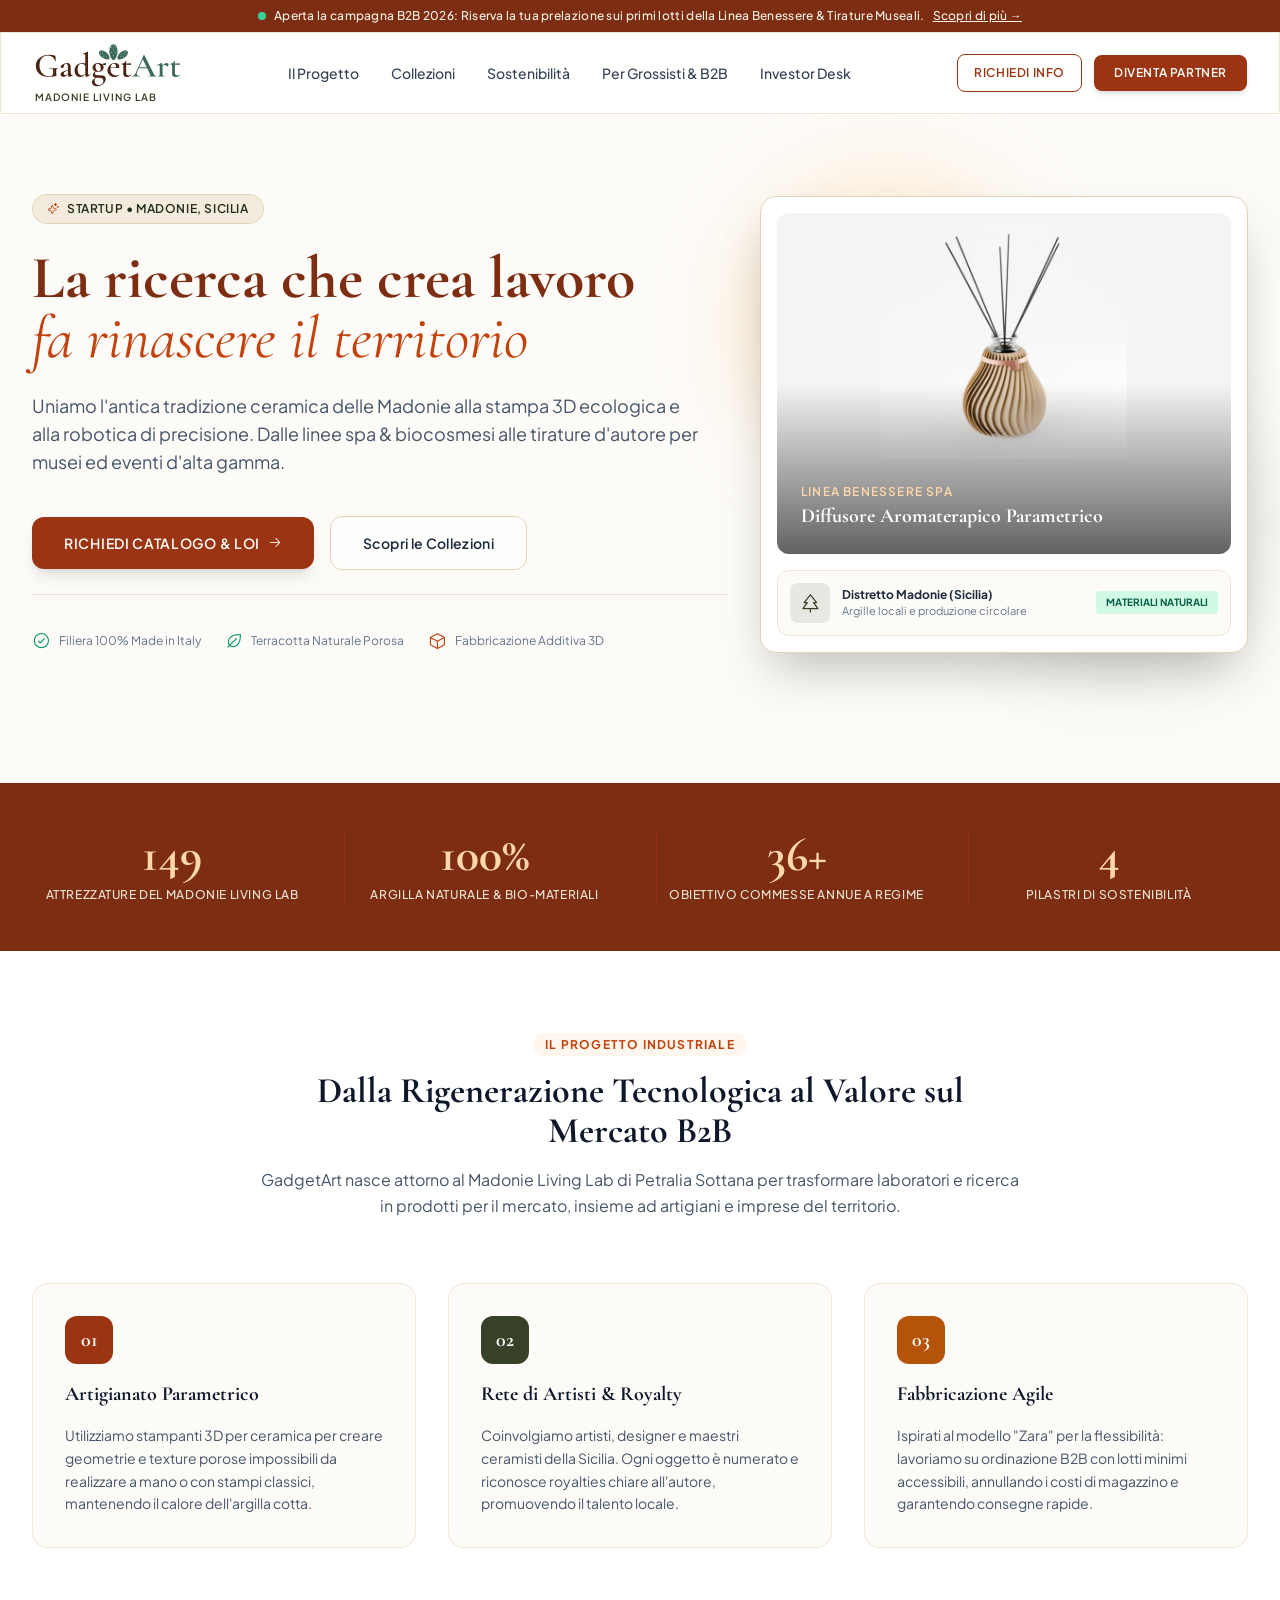
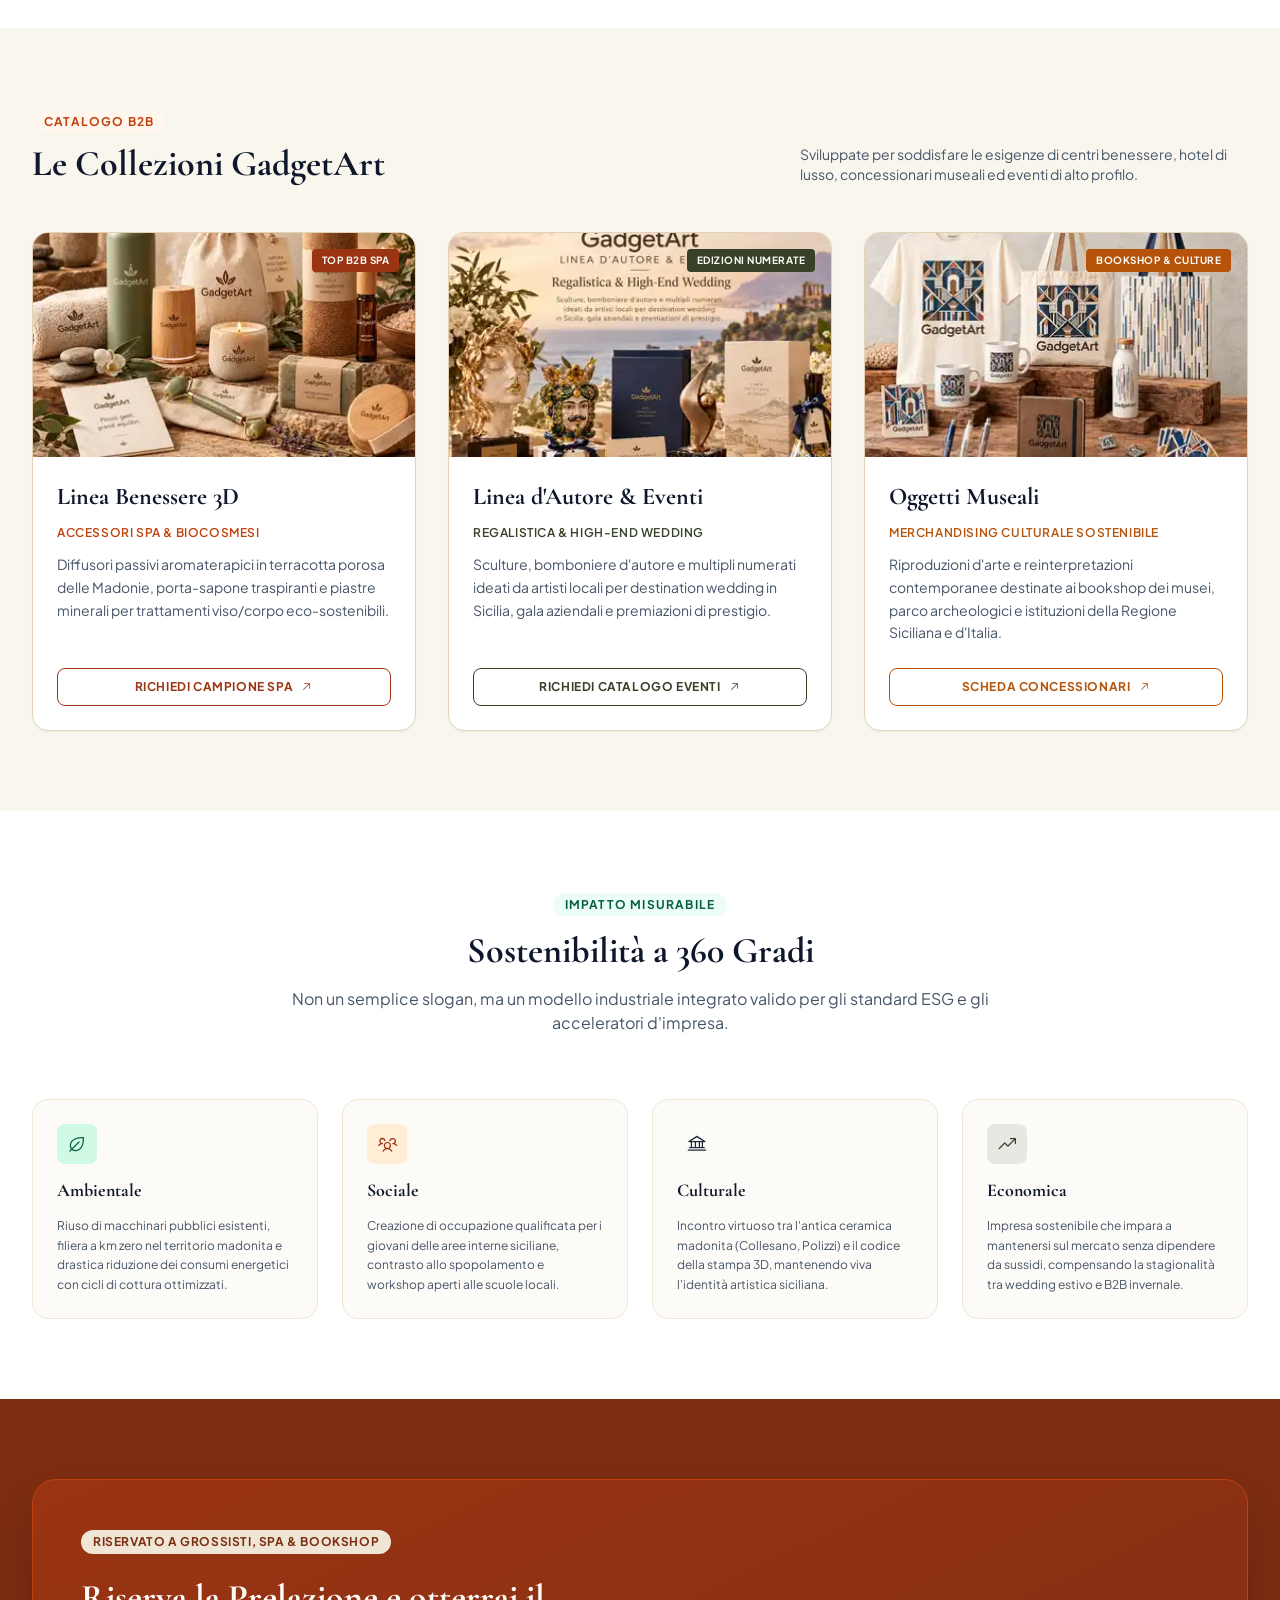
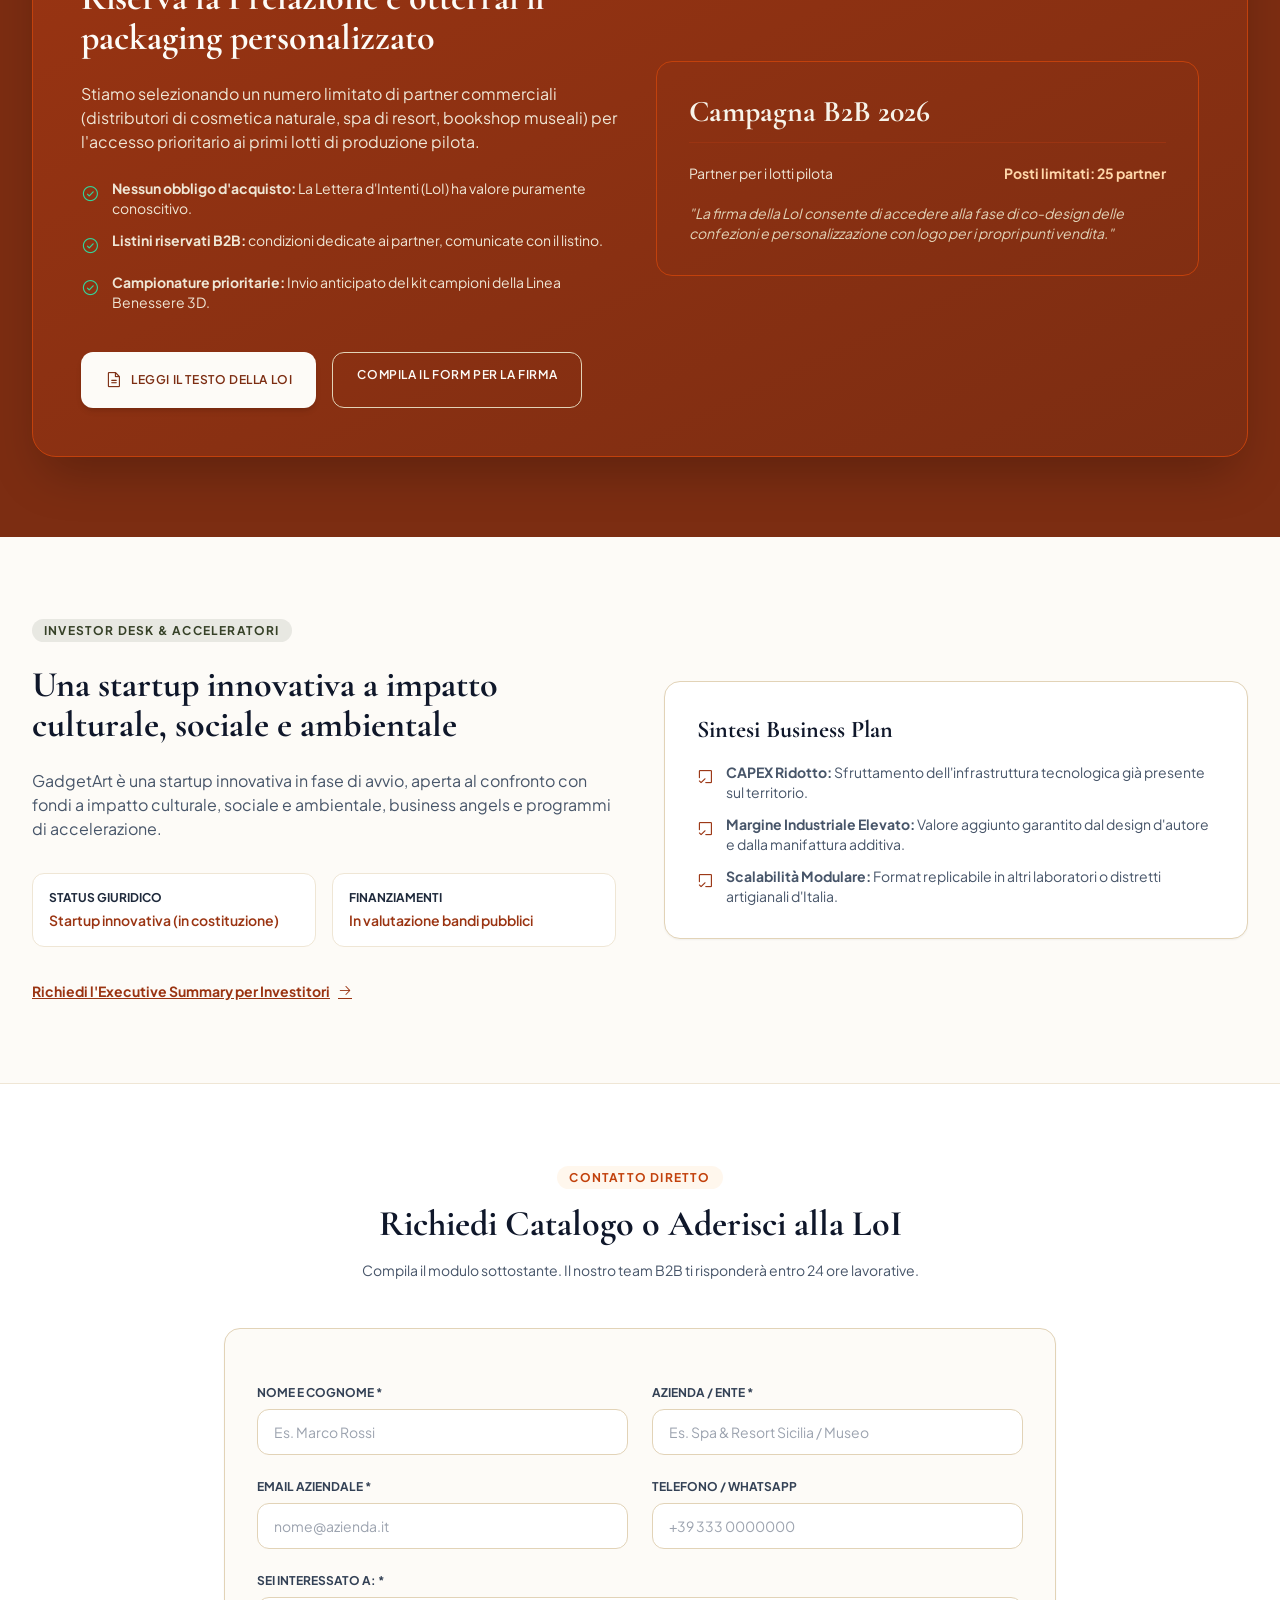
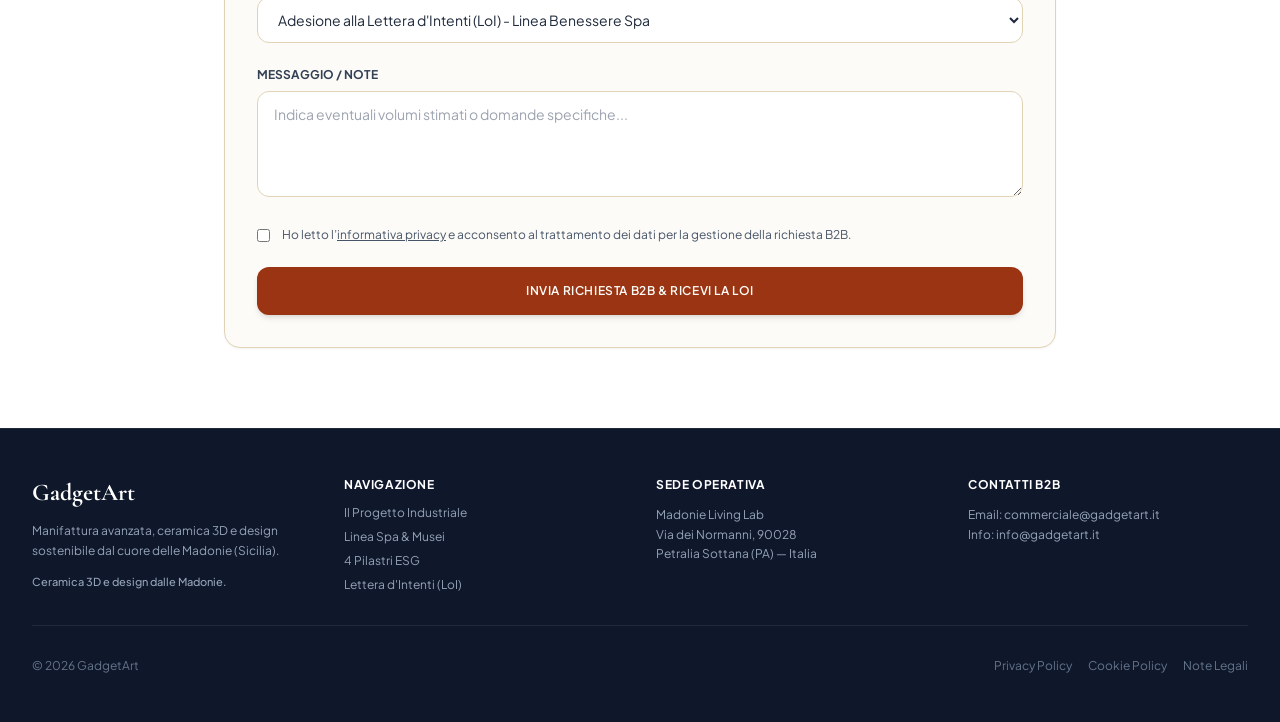
<file: index.html>
<!DOCTYPE html>
<!-- saved from url=(0025)https://b2b.gadgetart.it/ -->
<html lang="it" class="scroll-smooth"><head><meta http-equiv="Content-Type" content="text/html; charset=UTF-8">
    
    <meta name="viewport" content="width=device-width, initial-scale=1.0">
    <title>GadgetArt | L'Arte della Terracotta Incontra la Manifattura Digitale</title>
<meta name="description" content="Area B2B di GadgetArt per grossisti, spa e bookshop: prelazione sui primi lotti 2026 con packaging personalizzato. La ricerca che crea lavoro fa rinascere il territorio.">
<link rel="canonical" href="https://b2b.gadgetart.it/">
<meta property="og:type" content="website">
<meta property="og:locale" content="it_IT">
<meta property="og:site_name" content="GadgetArt">
<meta property="og:title" content="GadgetArt B2B – Prelazione sui primi lotti 2026 per grossisti, spa e bookshop">
<meta property="og:description" content="Area B2B di GadgetArt per grossisti, spa e bookshop: prelazione sui primi lotti 2026 con packaging personalizzato. La ricerca che crea lavoro fa rinascere il territorio.">
<meta property="og:url" content="https://b2b.gadgetart.it/">
<meta property="og:image" content="https://b2b.gadgetart.it/og.jpg">
<meta property="og:image:width" content="1200">
<meta property="og:image:height" content="630">
<meta property="og:image:alt" content="GadgetArt B2B – La ricerca che crea lavoro fa rinascere il territorio">
<meta name="twitter:card" content="summary_large_image">
<meta name="twitter:title" content="GadgetArt B2B – Prelazione sui primi lotti 2026 per grossisti, spa e bookshop">
<meta name="twitter:description" content="Area B2B di GadgetArt per grossisti, spa e bookshop: prelazione sui primi lotti 2026 con packaging personalizzato. La ricerca che crea lavoro fa rinascere il territorio.">
<meta name="twitter:image" content="https://b2b.gadgetart.it/og.jpg">
    
    <!-- Tailwind CSS CDN -->
    <link rel="stylesheet" href="./files/tailwind.css">
    
    <!-- Google Fonts -->
    
    
    <link href="./files/fonts.css" rel="stylesheet">
    
    <!-- Phosphor Icons -->
    <link rel="stylesheet" type="text/css" href="./files/style.css"><link rel="stylesheet" type="text/css" href="./files/style(1).css"><link rel="stylesheet" type="text/css" href="./files/style(2).css"><link rel="stylesheet" type="text/css" href="./files/style(3).css"><link rel="stylesheet" type="text/css" href="./files/style(4).css"><link rel="stylesheet" type="text/css" href="./files/style(5).css">

    <!-- Custom Color Palette Configuration -->
    

    <style>
        .bg-mesh {
            background-color: #fdfbf7;
            background-image: 
                radial-gradient(at 0% 0%, rgba(194, 65, 12, 0.08) 0px, transparent 50%),
                radial-gradient(at 100% 100%, rgba(54, 65, 39, 0.08) 0px, transparent 50%);
        }
        .glass-panel {
            background: rgba(255, 255, 255, 0.85);
            backdrop-filter: blur(12px);
            border: 1px solid rgba(226, 211, 183, 0.6);
        }
        .hero-pattern {
            background-image: url("data:image/svg+xml,%3Csvg width='60' height='60' viewBox='0 0 60 60' xmlns='http://www.w3.org/2000/svg'%3E%3Cg fill='none' fill-rule='evenodd'%3E%3Cg fill='%3C232b1a%3E' fill-opacity='0.03'%3E%3Cpath d='M36 34v-4h-2v4h-4v2h4v4h2v-4h4v-2h-4zm0-30V0h-2v4h-4v2h4v4h2V6h4V4h-4zM6 34v-4H4v4H0v2h4v4h2v-4h4v-2H6zM6 4V0H4v4H0v2h4v4h2V6h4V4H6z'/%3E%3C/g%3E%3C/g%3E%3C/svg%3E");
        }
    </style>
<style>*, ::before, ::after{--tw-border-spacing-x:0;--tw-border-spacing-y:0;--tw-translate-x:0;--tw-translate-y:0;--tw-rotate:0;--tw-skew-x:0;--tw-skew-y:0;--tw-scale-x:1;--tw-scale-y:1;--tw-pan-x: ;--tw-pan-y: ;--tw-pinch-zoom: ;--tw-scroll-snap-strictness:proximity;--tw-gradient-from-position: ;--tw-gradient-via-position: ;--tw-gradient-to-position: ;--tw-ordinal: ;--tw-slashed-zero: ;--tw-numeric-figure: ;--tw-numeric-spacing: ;--tw-numeric-fraction: ;--tw-ring-inset: ;--tw-ring-offset-width:0px;--tw-ring-offset-color:#fff;--tw-ring-color:rgb(59 130 246 / 0.5);--tw-ring-offset-shadow:0 0 #0000;--tw-ring-shadow:0 0 #0000;--tw-shadow:0 0 #0000;--tw-shadow-colored:0 0 #0000;--tw-blur: ;--tw-brightness: ;--tw-contrast: ;--tw-grayscale: ;--tw-hue-rotate: ;--tw-invert: ;--tw-saturate: ;--tw-sepia: ;--tw-drop-shadow: ;--tw-backdrop-blur: ;--tw-backdrop-brightness: ;--tw-backdrop-contrast: ;--tw-backdrop-grayscale: ;--tw-backdrop-hue-rotate: ;--tw-backdrop-invert: ;--tw-backdrop-opacity: ;--tw-backdrop-saturate: ;--tw-backdrop-sepia: ;--tw-contain-size: ;--tw-contain-layout: ;--tw-contain-paint: ;--tw-contain-style: }::backdrop{--tw-border-spacing-x:0;--tw-border-spacing-y:0;--tw-translate-x:0;--tw-translate-y:0;--tw-rotate:0;--tw-skew-x:0;--tw-skew-y:0;--tw-scale-x:1;--tw-scale-y:1;--tw-pan-x: ;--tw-pan-y: ;--tw-pinch-zoom: ;--tw-scroll-snap-strictness:proximity;--tw-gradient-from-position: ;--tw-gradient-via-position: ;--tw-gradient-to-position: ;--tw-ordinal: ;--tw-slashed-zero: ;--tw-numeric-figure: ;--tw-numeric-spacing: ;--tw-numeric-fraction: ;--tw-ring-inset: ;--tw-ring-offset-width:0px;--tw-ring-offset-color:#fff;--tw-ring-color:rgb(59 130 246 / 0.5);--tw-ring-offset-shadow:0 0 #0000;--tw-ring-shadow:0 0 #0000;--tw-shadow:0 0 #0000;--tw-shadow-colored:0 0 #0000;--tw-blur: ;--tw-brightness: ;--tw-contrast: ;--tw-grayscale: ;--tw-hue-rotate: ;--tw-invert: ;--tw-saturate: ;--tw-sepia: ;--tw-drop-shadow: ;--tw-backdrop-blur: ;--tw-backdrop-brightness: ;--tw-backdrop-contrast: ;--tw-backdrop-grayscale: ;--tw-backdrop-hue-rotate: ;--tw-backdrop-invert: ;--tw-backdrop-opacity: ;--tw-backdrop-saturate: ;--tw-backdrop-sepia: ;--tw-contain-size: ;--tw-contain-layout: ;--tw-contain-paint: ;--tw-contain-style: }/* ! tailwindcss v3.4.17 | MIT License | https://tailwindcss.com */*,::after,::before{box-sizing:border-box;border-width:0;border-style:solid;border-color:#e5e7eb}::after,::before{--tw-content:''}:host,html{line-height:1.5;-webkit-text-size-adjust:100%;-moz-tab-size:4;tab-size:4;font-family:"Plus Jakarta Sans", sans-serif;font-feature-settings:normal;font-variation-settings:normal;-webkit-tap-highlight-color:transparent}body{margin:0;line-height:inherit}hr{height:0;color:inherit;border-top-width:1px}abbr:where([title]){-webkit-text-decoration:underline dotted;text-decoration:underline dotted}h1,h2,h3,h4,h5,h6{font-size:inherit;font-weight:inherit}a{color:inherit;text-decoration:inherit}b,strong{font-weight:bolder}code,kbd,pre,samp{font-family:ui-monospace, SFMono-Regular, Menlo, Monaco, Consolas, "Liberation Mono", "Courier New", monospace;font-feature-settings:normal;font-variation-settings:normal;font-size:1em}small{font-size:80%}sub,sup{font-size:75%;line-height:0;position:relative;vertical-align:baseline}sub{bottom:-.25em}sup{top:-.5em}table{text-indent:0;border-color:inherit;border-collapse:collapse}button,input,optgroup,select,textarea{font-family:inherit;font-feature-settings:inherit;font-variation-settings:inherit;font-size:100%;font-weight:inherit;line-height:inherit;letter-spacing:inherit;color:inherit;margin:0;padding:0}button,select{text-transform:none}button,input:where([type=button]),input:where([type=reset]),input:where([type=submit]){-webkit-appearance:button;background-color:transparent;background-image:none}:-moz-focusring{outline:auto}:-moz-ui-invalid{box-shadow:none}progress{vertical-align:baseline}::-webkit-inner-spin-button,::-webkit-outer-spin-button{height:auto}[type=search]{-webkit-appearance:textfield;outline-offset:-2px}::-webkit-search-decoration{-webkit-appearance:none}::-webkit-file-upload-button{-webkit-appearance:button;font:inherit}summary{display:list-item}blockquote,dd,dl,figure,h1,h2,h3,h4,h5,h6,hr,p,pre{margin:0}fieldset{margin:0;padding:0}legend{padding:0}menu,ol,ul{list-style:none;margin:0;padding:0}dialog{padding:0}textarea{resize:vertical}input::placeholder,textarea::placeholder{opacity:1;color:#9ca3af}[role=button],button{cursor:pointer}:disabled{cursor:default}audio,canvas,embed,iframe,img,object,svg,video{display:block;vertical-align:middle}img,video{max-width:100%;height:auto}[hidden]:where(:not([hidden=until-found])){display:none}.pointer-events-none{pointer-events:none}.fixed{position:fixed}.absolute{position:absolute}.relative{position:relative}.sticky{position:sticky}.inset-0{inset:0px}.-bottom-4{bottom:-1rem}.-left-4{left:-1rem}.-right-4{right:-1rem}.-top-4{top:-1rem}.right-4{right:1rem}.top-0{top:0px}.top-4{top:1rem}.z-40{z-index:40}.z-50{z-index:50}.mx-auto{margin-left:auto;margin-right:auto}.mb-12{margin-bottom:3rem}.mb-16{margin-bottom:4rem}.mt-1{margin-top:0.25rem}.mt-2{margin-top:0.5rem}.mt-4{margin-top:1rem}.mb-2{margin-bottom:0.5rem}.mb-3{margin-bottom:0.75rem}.mt-0\.5{margin-top:0.125rem}.block{display:block}.inline-block{display:inline-block}.flex{display:flex}.inline-flex{display:inline-flex}.grid{display:grid}.hidden{display:none}.aspect-\[4\/3\]{aspect-ratio:4/3}.h-10{height:2.5rem}.h-12{height:3rem}.h-2{height:0.5rem}.h-20{height:5rem}.h-56{height:14rem}.h-72{height:18rem}.h-full{height:100%}.max-h-\[90vh\]{max-height:90vh}.w-10{width:2.5rem}.w-12{width:3rem}.w-2{width:0.5rem}.w-72{width:18rem}.w-full{width:100%}.max-w-2xl{max-width:42rem}.max-w-3xl{max-width:48rem}.max-w-7xl{max-width:80rem}.max-w-md{max-width:28rem}.max-w-4xl{max-width:56rem}@keyframes pulse{50%{opacity:.5}}.animate-pulse{animation:pulse 2s cubic-bezier(0.4, 0, 0.6, 1) infinite}.grid-cols-2{grid-template-columns:repeat(2, minmax(0, 1fr))}.flex-col{flex-direction:column}.flex-wrap{flex-wrap:wrap}.items-start{align-items:flex-start}.items-end{align-items:flex-end}.items-center{align-items:center}.justify-end{justify-content:flex-end}.justify-center{justify-content:center}.justify-between{justify-content:space-between}.gap-12{gap:3rem}.gap-2{gap:0.5rem}.gap-3{gap:0.75rem}.gap-4{gap:1rem}.gap-6{gap:1.5rem}.gap-8{gap:2rem}.space-y-3 > :not([hidden]) ~ :not([hidden]){--tw-space-y-reverse:0;margin-top:calc(0.75rem * calc(1 - var(--tw-space-y-reverse)));margin-bottom:calc(0.75rem * var(--tw-space-y-reverse))}.space-y-4 > :not([hidden]) ~ :not([hidden]){--tw-space-y-reverse:0;margin-top:calc(1rem * calc(1 - var(--tw-space-y-reverse)));margin-bottom:calc(1rem * var(--tw-space-y-reverse))}.space-y-6 > :not([hidden]) ~ :not([hidden]){--tw-space-y-reverse:0;margin-top:calc(1.5rem * calc(1 - var(--tw-space-y-reverse)));margin-bottom:calc(1.5rem * var(--tw-space-y-reverse))}.space-y-2 > :not([hidden]) ~ :not([hidden]){--tw-space-y-reverse:0;margin-top:calc(0.5rem * calc(1 - var(--tw-space-y-reverse)));margin-bottom:calc(0.5rem * var(--tw-space-y-reverse))}.space-y-8 > :not([hidden]) ~ :not([hidden]){--tw-space-y-reverse:0;margin-top:calc(2rem * calc(1 - var(--tw-space-y-reverse)));margin-bottom:calc(2rem * var(--tw-space-y-reverse))}.divide-y > :not([hidden]) ~ :not([hidden]){--tw-divide-y-reverse:0;border-top-width:calc(1px * calc(1 - var(--tw-divide-y-reverse)));border-bottom-width:calc(1px * var(--tw-divide-y-reverse))}.divide-terracotta-800\/80 > :not([hidden]) ~ :not([hidden]){border-color:rgb(154 52 18 / 0.8)}.overflow-hidden{overflow:hidden}.overflow-y-auto{overflow-y:auto}.scroll-smooth{scroll-behavior:smooth}.rounded{border-radius:0.25rem}.rounded-2xl{border-radius:1rem}.rounded-3xl{border-radius:1.5rem}.rounded-full{border-radius:9999px}.rounded-lg{border-radius:0.5rem}.rounded-xl{border-radius:0.75rem}.border{border-width:1px}.border-b{border-bottom-width:1px}.border-t{border-top-width:1px}.border-gold-600{--tw-border-opacity:1;border-color:rgb(180 83 9 / var(--tw-border-opacity, 1))}.border-olive-800{--tw-border-opacity:1;border-color:rgb(54 65 39 / var(--tw-border-opacity, 1))}.border-sand-200{--tw-border-opacity:1;border-color:rgb(239 230 213 / var(--tw-border-opacity, 1))}.border-sand-300{--tw-border-opacity:1;border-color:rgb(226 211 183 / var(--tw-border-opacity, 1))}.border-sand-300\/60{border-color:rgb(226 211 183 / 0.6)}.border-terracotta-700{--tw-border-opacity:1;border-color:rgb(194 65 12 / var(--tw-border-opacity, 1))}.border-terracotta-800{--tw-border-opacity:1;border-color:rgb(154 52 18 / var(--tw-border-opacity, 1))}.border-slate-800{--tw-border-opacity:1;border-color:rgb(30 41 59 / var(--tw-border-opacity, 1))}.bg-emerald-100{--tw-bg-opacity:1;background-color:rgb(209 250 229 / var(--tw-bg-opacity, 1))}.bg-emerald-400{--tw-bg-opacity:1;background-color:rgb(52 211 153 / var(--tw-bg-opacity, 1))}.bg-emerald-50{--tw-bg-opacity:1;background-color:rgb(236 253 245 / var(--tw-bg-opacity, 1))}.bg-gold-600{--tw-bg-opacity:1;background-color:rgb(180 83 9 / var(--tw-bg-opacity, 1))}.bg-olive-800{--tw-bg-opacity:1;background-color:rgb(54 65 39 / var(--tw-bg-opacity, 1))}.bg-olive-800\/10{background-color:rgb(54 65 39 / 0.1)}.bg-sand-100{--tw-bg-opacity:1;background-color:rgb(247 243 233 / var(--tw-bg-opacity, 1))}.bg-sand-100\/60{background-color:rgb(247 243 233 / 0.6)}.bg-sand-200{--tw-bg-opacity:1;background-color:rgb(239 230 213 / var(--tw-bg-opacity, 1))}.bg-sand-200\/70{background-color:rgb(239 230 213 / 0.7)}.bg-sand-50{--tw-bg-opacity:1;background-color:rgb(253 251 247 / var(--tw-bg-opacity, 1))}.bg-terracotta-100{--tw-bg-opacity:1;background-color:rgb(255 237 213 / var(--tw-bg-opacity, 1))}.bg-terracotta-200\/50{background-color:rgb(254 215 170 / 0.5)}.bg-terracotta-50{--tw-bg-opacity:1;background-color:rgb(255 247 237 / var(--tw-bg-opacity, 1))}.bg-terracotta-800{--tw-bg-opacity:1;background-color:rgb(154 52 18 / var(--tw-bg-opacity, 1))}.bg-terracotta-900{--tw-bg-opacity:1;background-color:rgb(124 45 18 / var(--tw-bg-opacity, 1))}.bg-white{--tw-bg-opacity:1;background-color:rgb(255 255 255 / var(--tw-bg-opacity, 1))}.bg-white\/80{background-color:rgb(255 255 255 / 0.8)}.bg-black\/70{background-color:rgb(0 0 0 / 0.7)}.bg-slate-900{--tw-bg-opacity:1;background-color:rgb(15 23 42 / var(--tw-bg-opacity, 1))}.bg-gradient-to-br{background-image:linear-gradient(to bottom right, var(--tw-gradient-stops))}.bg-gradient-to-t{background-image:linear-gradient(to top, var(--tw-gradient-stops))}.from-black\/60{--tw-gradient-from:rgb(0 0 0 / 0.6) var(--tw-gradient-from-position);--tw-gradient-to:rgb(0 0 0 / 0) var(--tw-gradient-to-position);--tw-gradient-stops:var(--tw-gradient-from), var(--tw-gradient-to)}.from-terracotta-800{--tw-gradient-from:#9a3412 var(--tw-gradient-from-position);--tw-gradient-to:rgb(154 52 18 / 0) var(--tw-gradient-to-position);--tw-gradient-stops:var(--tw-gradient-from), var(--tw-gradient-to)}.via-transparent{--tw-gradient-to:rgb(0 0 0 / 0)  var(--tw-gradient-to-position);--tw-gradient-stops:var(--tw-gradient-from), transparent var(--tw-gradient-via-position), var(--tw-gradient-to)}.to-terracotta-900{--tw-gradient-to:#7c2d12 var(--tw-gradient-to-position)}.to-transparent{--tw-gradient-to:transparent var(--tw-gradient-to-position)}.object-cover{object-fit:cover}.p-2{padding:0.5rem}.p-3{padding:0.75rem}.p-4{padding:1rem}.p-6{padding:1.5rem}.p-8{padding:2rem}.px-2\.5{padding-left:0.625rem;padding-right:0.625rem}.px-3{padding-left:0.75rem;padding-right:0.75rem}.px-3\.5{padding-left:0.875rem;padding-right:0.875rem}.px-4{padding-left:1rem;padding-right:1rem}.px-5{padding-left:1.25rem;padding-right:1.25rem}.px-6{padding-left:1.5rem;padding-right:1.5rem}.px-8{padding-left:2rem;padding-right:2rem}.py-1{padding-top:0.25rem;padding-bottom:0.25rem}.py-1\.5{padding-top:0.375rem;padding-bottom:0.375rem}.py-12{padding-top:3rem;padding-bottom:3rem}.py-2{padding-top:0.5rem;padding-bottom:0.5rem}.py-2\.5{padding-top:0.625rem;padding-bottom:0.625rem}.py-20{padding-top:5rem;padding-bottom:5rem}.py-4{padding-top:1rem;padding-bottom:1rem}.py-6{padding-top:1.5rem;padding-bottom:1.5rem}.py-3{padding-top:0.75rem;padding-bottom:0.75rem}.py-3\.5{padding-top:0.875rem;padding-bottom:0.875rem}.pb-20{padding-bottom:5rem}.pt-0{padding-top:0px}.pt-12{padding-top:3rem}.pt-4{padding-top:1rem}.pt-8{padding-top:2rem}.pb-3{padding-bottom:0.75rem}.pb-4{padding-bottom:1rem}.pt-2{padding-top:0.5rem}.text-center{text-align:center}.font-sans{font-family:"Plus Jakarta Sans", sans-serif}.font-serif{font-family:"Cormorant Garamond", Georgia, serif}.text-2xl{font-size:1.5rem;line-height:2rem}.text-3xl{font-size:1.875rem;line-height:2.25rem}.text-4xl{font-size:2.25rem;line-height:2.5rem}.text-\[10px\]{font-size:10px}.text-\[11px\]{font-size:11px}.text-base{font-size:1rem;line-height:1.5rem}.text-lg{font-size:1.125rem;line-height:1.75rem}.text-sm{font-size:0.875rem;line-height:1.25rem}.text-xl{font-size:1.25rem;line-height:1.75rem}.text-xs{font-size:0.75rem;line-height:1rem}.font-bold{font-weight:700}.font-medium{font-weight:500}.font-normal{font-weight:400}.font-semibold{font-weight:600}.uppercase{text-transform:uppercase}.italic{font-style:italic}.leading-\[1\.15\]{line-height:1.15}.leading-none{line-height:1}.leading-relaxed{line-height:1.625}.leading-tight{line-height:1.25}.tracking-tight{letter-spacing:-0.025em}.tracking-wide{letter-spacing:0.025em}.tracking-wider{letter-spacing:0.05em}.tracking-widest{letter-spacing:0.1em}.text-emerald-600{--tw-text-opacity:1;color:rgb(5 150 105 / var(--tw-text-opacity, 1))}.text-emerald-800{--tw-text-opacity:1;color:rgb(6 95 70 / var(--tw-text-opacity, 1))}.text-gold-600{--tw-text-opacity:1;color:rgb(180 83 9 / var(--tw-text-opacity, 1))}.text-olive-800{--tw-text-opacity:1;color:rgb(54 65 39 / var(--tw-text-opacity, 1))}.text-olive-900{--tw-text-opacity:1;color:rgb(35 43 26 / var(--tw-text-opacity, 1))}.text-sand-100{--tw-text-opacity:1;color:rgb(247 243 233 / var(--tw-text-opacity, 1))}.text-sand-200{--tw-text-opacity:1;color:rgb(239 230 213 / var(--tw-text-opacity, 1))}.text-sand-50{--tw-text-opacity:1;color:rgb(253 251 247 / var(--tw-text-opacity, 1))}.text-slate-500{--tw-text-opacity:1;color:rgb(100 116 139 / var(--tw-text-opacity, 1))}.text-slate-600{--tw-text-opacity:1;color:rgb(71 85 105 / var(--tw-text-opacity, 1))}.text-slate-700{--tw-text-opacity:1;color:rgb(51 65 85 / var(--tw-text-opacity, 1))}.text-slate-800{--tw-text-opacity:1;color:rgb(30 41 59 / var(--tw-text-opacity, 1))}.text-slate-900{--tw-text-opacity:1;color:rgb(15 23 42 / var(--tw-text-opacity, 1))}.text-terracotta-200{--tw-text-opacity:1;color:rgb(254 215 170 / var(--tw-text-opacity, 1))}.text-terracotta-700{--tw-text-opacity:1;color:rgb(194 65 12 / var(--tw-text-opacity, 1))}.text-terracotta-800{--tw-text-opacity:1;color:rgb(154 52 18 / var(--tw-text-opacity, 1))}.text-terracotta-900{--tw-text-opacity:1;color:rgb(124 45 18 / var(--tw-text-opacity, 1))}.text-white{--tw-text-opacity:1;color:rgb(255 255 255 / var(--tw-text-opacity, 1))}.text-emerald-400{--tw-text-opacity:1;color:rgb(52 211 153 / var(--tw-text-opacity, 1))}.text-sand-300{--tw-text-opacity:1;color:rgb(226 211 183 / var(--tw-text-opacity, 1))}.text-slate-400{--tw-text-opacity:1;color:rgb(148 163 184 / var(--tw-text-opacity, 1))}.underline{-webkit-text-decoration-line:underline;text-decoration-line:underline}.antialiased{-webkit-font-smoothing:antialiased;-moz-osx-font-smoothing:grayscale}.shadow-2xl{--tw-shadow:0 25px 50px -12px rgb(0 0 0 / 0.25);--tw-shadow-colored:0 25px 50px -12px var(--tw-shadow-color);box-shadow:var(--tw-ring-offset-shadow, 0 0 #0000), var(--tw-ring-shadow, 0 0 #0000), var(--tw-shadow)}.shadow-lg{--tw-shadow:0 10px 15px -3px rgb(0 0 0 / 0.1), 0 4px 6px -4px rgb(0 0 0 / 0.1);--tw-shadow-colored:0 10px 15px -3px var(--tw-shadow-color), 0 4px 6px -4px var(--tw-shadow-color);box-shadow:var(--tw-ring-offset-shadow, 0 0 #0000), var(--tw-ring-shadow, 0 0 #0000), var(--tw-shadow)}.shadow-md{--tw-shadow:0 4px 6px -1px rgb(0 0 0 / 0.1), 0 2px 4px -2px rgb(0 0 0 / 0.1);--tw-shadow-colored:0 4px 6px -1px var(--tw-shadow-color), 0 2px 4px -2px var(--tw-shadow-color);box-shadow:var(--tw-ring-offset-shadow, 0 0 #0000), var(--tw-ring-shadow, 0 0 #0000), var(--tw-shadow)}.shadow-sm{--tw-shadow:0 1px 2px 0 rgb(0 0 0 / 0.05);--tw-shadow-colored:0 1px 2px 0 var(--tw-shadow-color);box-shadow:var(--tw-ring-offset-shadow, 0 0 #0000), var(--tw-ring-shadow, 0 0 #0000), var(--tw-shadow)}.blur-2xl{--tw-blur:blur(40px);filter:var(--tw-blur) var(--tw-brightness) var(--tw-contrast) var(--tw-grayscale) var(--tw-hue-rotate) var(--tw-invert) var(--tw-saturate) var(--tw-sepia) var(--tw-drop-shadow)}.backdrop-blur-sm{--tw-backdrop-blur:blur(4px);-webkit-backdrop-filter:var(--tw-backdrop-blur) var(--tw-backdrop-brightness) var(--tw-backdrop-contrast) var(--tw-backdrop-grayscale) var(--tw-backdrop-hue-rotate) var(--tw-backdrop-invert) var(--tw-backdrop-opacity) var(--tw-backdrop-saturate) var(--tw-backdrop-sepia);backdrop-filter:var(--tw-backdrop-blur) var(--tw-backdrop-brightness) var(--tw-backdrop-contrast) var(--tw-backdrop-grayscale) var(--tw-backdrop-hue-rotate) var(--tw-backdrop-invert) var(--tw-backdrop-opacity) var(--tw-backdrop-saturate) var(--tw-backdrop-sepia)}.transition{transition-property:color, background-color, border-color, fill, stroke, opacity, box-shadow, transform, filter, -webkit-text-decoration-color, -webkit-backdrop-filter;transition-property:color, background-color, border-color, text-decoration-color, fill, stroke, opacity, box-shadow, transform, filter, backdrop-filter;transition-property:color, background-color, border-color, text-decoration-color, fill, stroke, opacity, box-shadow, transform, filter, backdrop-filter, -webkit-text-decoration-color, -webkit-backdrop-filter;transition-timing-function:cubic-bezier(0.4, 0, 0.2, 1);transition-duration:150ms}.transition-all{transition-property:all;transition-timing-function:cubic-bezier(0.4, 0, 0.2, 1);transition-duration:150ms}.duration-300{transition-duration:300ms}.duration-500{transition-duration:500ms}.selection\:bg-terracotta-200 *::selection{--tw-bg-opacity:1;background-color:rgb(254 215 170 / var(--tw-bg-opacity, 1))}.selection\:text-terracotta-900 *::selection{--tw-text-opacity:1;color:rgb(124 45 18 / var(--tw-text-opacity, 1))}.selection\:bg-terracotta-200::selection{--tw-bg-opacity:1;background-color:rgb(254 215 170 / var(--tw-bg-opacity, 1))}.selection\:text-terracotta-900::selection{--tw-text-opacity:1;color:rgb(124 45 18 / var(--tw-text-opacity, 1))}.hover\:scale-105:hover{--tw-scale-x:1.05;--tw-scale-y:1.05;transform:translate(var(--tw-translate-x), var(--tw-translate-y)) rotate(var(--tw-rotate)) skewX(var(--tw-skew-x)) skewY(var(--tw-skew-y)) scaleX(var(--tw-scale-x)) scaleY(var(--tw-scale-y))}.hover\:bg-gold-600:hover{--tw-bg-opacity:1;background-color:rgb(180 83 9 / var(--tw-bg-opacity, 1))}.hover\:bg-olive-800:hover{--tw-bg-opacity:1;background-color:rgb(54 65 39 / var(--tw-bg-opacity, 1))}.hover\:bg-terracotta-50:hover{--tw-bg-opacity:1;background-color:rgb(255 247 237 / var(--tw-bg-opacity, 1))}.hover\:bg-terracotta-800:hover{--tw-bg-opacity:1;background-color:rgb(154 52 18 / var(--tw-bg-opacity, 1))}.hover\:bg-terracotta-900:hover{--tw-bg-opacity:1;background-color:rgb(124 45 18 / var(--tw-bg-opacity, 1))}.hover\:bg-white:hover{--tw-bg-opacity:1;background-color:rgb(255 255 255 / var(--tw-bg-opacity, 1))}.hover\:bg-sand-200:hover{--tw-bg-opacity:1;background-color:rgb(239 230 213 / var(--tw-bg-opacity, 1))}.hover\:text-terracotta-200:hover{--tw-text-opacity:1;color:rgb(254 215 170 / var(--tw-text-opacity, 1))}.hover\:text-terracotta-700:hover{--tw-text-opacity:1;color:rgb(194 65 12 / var(--tw-text-opacity, 1))}.hover\:text-terracotta-800:hover{--tw-text-opacity:1;color:rgb(154 52 18 / var(--tw-text-opacity, 1))}.hover\:text-white:hover{--tw-text-opacity:1;color:rgb(255 255 255 / var(--tw-text-opacity, 1))}.hover\:text-slate-700:hover{--tw-text-opacity:1;color:rgb(51 65 85 / var(--tw-text-opacity, 1))}.hover\:text-terracotta-900:hover{--tw-text-opacity:1;color:rgb(124 45 18 / var(--tw-text-opacity, 1))}.hover\:underline:hover{-webkit-text-decoration-line:underline;text-decoration-line:underline}.hover\:shadow-lg:hover{--tw-shadow:0 10px 15px -3px rgb(0 0 0 / 0.1), 0 4px 6px -4px rgb(0 0 0 / 0.1);--tw-shadow-colored:0 10px 15px -3px var(--tw-shadow-color), 0 4px 6px -4px var(--tw-shadow-color);box-shadow:var(--tw-ring-offset-shadow, 0 0 #0000), var(--tw-ring-shadow, 0 0 #0000), var(--tw-shadow)}.hover\:shadow-xl:hover{--tw-shadow:0 20px 25px -5px rgb(0 0 0 / 0.1), 0 8px 10px -6px rgb(0 0 0 / 0.1);--tw-shadow-colored:0 20px 25px -5px var(--tw-shadow-color), 0 8px 10px -6px var(--tw-shadow-color);box-shadow:var(--tw-ring-offset-shadow, 0 0 #0000), var(--tw-ring-shadow, 0 0 #0000), var(--tw-shadow)}.focus\:border-terracotta-700:focus{--tw-border-opacity:1;border-color:rgb(194 65 12 / var(--tw-border-opacity, 1))}.focus\:outline-none:focus{outline:2px solid transparent;outline-offset:2px}.focus\:ring-terracotta-800:focus{--tw-ring-opacity:1;--tw-ring-color:rgb(154 52 18 / var(--tw-ring-opacity, 1))}.group:hover .group-hover\:scale-105{--tw-scale-x:1.05;--tw-scale-y:1.05;transform:translate(var(--tw-translate-x), var(--tw-translate-y)) rotate(var(--tw-rotate)) skewX(var(--tw-skew-x)) skewY(var(--tw-skew-y)) scaleX(var(--tw-scale-x)) scaleY(var(--tw-scale-y))}.group:hover .group-hover\:bg-terracotta-700{--tw-bg-opacity:1;background-color:rgb(194 65 12 / var(--tw-bg-opacity, 1))}@media (min-width: 640px){.sm\:flex{display:flex}.sm\:w-auto{width:auto}.sm\:grid-cols-2{grid-template-columns:repeat(2, minmax(0, 1fr))}.sm\:flex-row{flex-direction:row}.sm\:p-12{padding:3rem}.sm\:p-8{padding:2rem}.sm\:px-6{padding-left:1.5rem;padding-right:1.5rem}.sm\:text-4xl{font-size:2.25rem;line-height:2.5rem}.sm\:text-5xl{font-size:3rem;line-height:1}.sm\:text-base{font-size:1rem;line-height:1.5rem}.sm\:text-lg{font-size:1.125rem;line-height:1.75rem}.sm\:text-sm{font-size:0.875rem;line-height:1.25rem}}@media (min-width: 768px){.md\:mt-0{margin-top:0px}.md\:flex{display:flex}.md\:hidden{display:none}.md\:grid-cols-2{grid-template-columns:repeat(2, minmax(0, 1fr))}.md\:grid-cols-3{grid-template-columns:repeat(3, minmax(0, 1fr))}.md\:grid-cols-4{grid-template-columns:repeat(4, minmax(0, 1fr))}.md\:flex-row{flex-direction:row}.md\:items-end{align-items:flex-end}.md\:divide-x > :not([hidden]) ~ :not([hidden]){--tw-divide-x-reverse:0;border-right-width:calc(1px * var(--tw-divide-x-reverse));border-left-width:calc(1px * calc(1 - var(--tw-divide-x-reverse)))}.md\:divide-y-0 > :not([hidden]) ~ :not([hidden]){--tw-divide-y-reverse:0;border-top-width:calc(0px * calc(1 - var(--tw-divide-y-reverse)));border-bottom-width:calc(0px * var(--tw-divide-y-reverse))}.md\:pb-32{padding-bottom:8rem}.md\:pt-0{padding-top:0px}.md\:pt-20{padding-top:5rem}}@media (min-width: 1024px){.lg\:col-span-5{grid-column:span 5 / span 5}.lg\:col-span-7{grid-column:span 7 / span 7}.lg\:col-span-6{grid-column:span 6 / span 6}.lg\:mx-0{margin-left:0px;margin-right:0px}.lg\:max-w-none{max-width:none}.lg\:grid-cols-12{grid-template-columns:repeat(12, minmax(0, 1fr))}.lg\:grid-cols-4{grid-template-columns:repeat(4, minmax(0, 1fr))}.lg\:justify-start{justify-content:flex-start}.lg\:gap-8{gap:2rem}.lg\:px-8{padding-left:2rem;padding-right:2rem}.lg\:text-left{text-align:left}.lg\:text-6xl{font-size:3.75rem;line-height:1}}</style><style>.ga-logo{height:46px}header nav a,header nav span{white-space:nowrap}header a span{white-space:nowrap}@media (max-width:1180px){.ga-logo{height:36px}header nav{gap:1.1rem !important}}</style></head>
<body class="font-sans bg-sand-50 text-slate-800 antialiased selection:bg-terracotta-200 selection:text-terracotta-900">

    <!-- TOP ANNOUNCEMENT BAR -->
    <div class="bg-terracotta-900 text-sand-100 text-xs py-2 px-4 text-center font-medium tracking-wide flex items-center justify-center gap-2">
        <span class="inline-block w-2 h-2 rounded-full bg-emerald-400 animate-pulse"></span>
        <span>Aperta la campagna B2B 2026: Riserva la tua prelazione sui primi lotti della Linea Benessere &amp; Tirature Museali.</span>
        <a href="https://b2b.gadgetart.it/#b2b-loi" class="underline hover:text-terracotta-200 transition">Scopri di più →</a>
    </div>

    <!-- NAVBAR -->
    <header class="sticky top-0 z-40 glass-panel transition-all duration-300">
        <div class="max-w-7xl mx-auto px-4 sm:px-6 lg:px-8 h-20 flex items-center justify-between">
            <!-- Brand Logo -->
            <a href="https://b2b.gadgetart.it/#" class="flex flex-col items-start group" aria-label="GadgetArt"><svg xmlns="http://www.w3.org/2000/svg" viewBox="-4 -121 521 161" class="ga-logo" style="width:auto;display:block" role="img" aria-label="GadgetArt"><path d="M5.88 -37.32Q5.88 -48.839999999999996 11.879999999999999 -57.72Q17.88 -66.6 28.439999999999998 -71.46Q39.0 -76.32 52.08 -76.32Q58.08 -76.32 63.78 -75.35999999999999Q69.48 -74.39999999999999 72.96 -72.6Q74.16 -72.11999999999999 74.34 -71.82Q74.52 -71.52 74.64 -69.84L76.2 -54.12Q76.2 -53.76 75.53999999999999 -53.64Q74.88 -53.519999999999996 74.75999999999999 -53.879999999999995Q72.11999999999999 -61.559999999999995 65.39999999999999 -67.8Q58.68 -74.03999999999999 48.239999999999995 -74.03999999999999Q39.96 -74.03999999999999 33.18 -69.84Q26.4 -65.64 22.5 -57.78Q18.599999999999998 -49.92 18.599999999999998 -39.6Q18.599999999999998 -28.68 22.86 -19.74Q27.119999999999997 -10.799999999999999 34.92 -5.64Q42.72 -0.48 53.04 -0.48Q58.199999999999996 -0.48 61.08 -1.68Q63.96 -2.88 65.28 -6.0Q66.6 -9.12 66.6 -15.12Q66.6 -21.36 65.88 -23.82Q65.16 -26.279999999999998 62.699999999999996 -27.119999999999997Q60.239999999999995 -27.959999999999997 54.12 -27.959999999999997Q53.4 -27.959999999999997 53.4 -28.919999999999998Q53.4 -29.279999999999998 53.58 -29.58Q53.76 -29.88 54.0 -29.88Q63.96 -29.279999999999998 69.96 -29.279999999999998Q75.96 -29.279999999999998 82.44 -29.64Q82.92 -29.64 82.97999999999999 -28.799999999999997Q83.03999999999999 -27.959999999999997 82.44 -27.959999999999997Q80.03999999999999 -28.08 79.02 -27.18Q78.0 -26.279999999999998 77.69999999999999 -23.46Q77.39999999999999 -20.64 77.39999999999999 -13.92Q77.39999999999999 -8.52 77.82 -6.24Q78.24 -3.96 78.24 -3.36Q78.24 -2.6399999999999997 78.0 -2.4Q77.75999999999999 -2.16 76.92 -1.92Q61.8 1.44 50.04 1.44Q36.48 1.44 26.459999999999997 -3.7199999999999998Q16.439999999999998 -8.879999999999999 11.159999999999998 -17.7Q5.88 -26.52 5.88 -37.32Z" fill="#4a2416"/><path d="M123.96000000000001 0.96Q121.8 0.96 120.0 -1.98Q118.2 -4.92 118.2 -9.84V-30.959999999999997Q118.2 -38.4 116.7 -41.81999999999999Q115.2 -45.239999999999995 111.96000000000001 -45.239999999999995Q108.0 -45.239999999999995 106.25999999999999 -42.3Q104.52 -39.36 104.16 -35.76Q103.44 -29.64 98.03999999999999 -29.64Q95.4 -29.64 94.14 -30.84Q92.88 -32.04 92.88 -33.839999999999996Q92.88 -37.199999999999996 96.9 -40.379999999999995Q100.92 -43.559999999999995 106.62 -45.53999999999999Q112.32 -47.519999999999996 116.64 -47.519999999999996Q121.8 -47.519999999999996 124.86 -44.28Q127.92 -41.04 127.92 -34.56V-12.959999999999999Q127.92 -5.3999999999999995 132.6 -5.3999999999999995Q134.4 -5.3999999999999995 136.92000000000002 -6.4799999999999995H137.16Q137.64 -6.4799999999999995 137.76 -5.9399999999999995Q137.88 -5.3999999999999995 137.4 -5.16L125.03999999999999 0.72Q124.56 0.96 123.96000000000001 0.96ZM92.52 -7.68Q92.52 -10.92 94.25999999999999 -12.96Q96.0 -15.0 98.64 -16.259999999999998Q101.28 -17.52 106.56 -19.439999999999998L119.4 -24.24L119.75999999999999 -22.439999999999998L111.0 -18.72Q107.75999999999999 -17.4 105.84 -15.84Q103.92 -14.28 103.92 -11.16Q103.92 -8.28 105.78 -6.6Q107.64 -4.92 110.16 -4.92Q112.44 -4.92 114.84 -6.359999999999999L121.32 -10.68L121.44 -8.879999999999999L112.92 -2.88Q110.03999999999999 -0.84 107.69999999999999 0.0Q105.36 0.84 102.48 0.84Q97.56 0.84 95.03999999999999 -1.44Q92.52 -3.7199999999999998 92.52 -7.68Z" fill="#4a2416"/><path d="M141.36 -21.72Q141.36 -30.599999999999998 145.56 -36.48Q149.76 -42.36 156.12 -45.12Q162.48000000000002 -47.879999999999995 168.84 -47.879999999999995Q176.64000000000001 -47.879999999999995 183.6 -43.559999999999995L181.32 -34.44Q178.44 -39.839999999999996 175.01999999999998 -42.42Q171.6 -45.0 166.56 -45.0Q159.72 -45.0 155.94 -40.2Q152.16 -35.4 152.16 -25.439999999999998Q152.16 -15.36 156.12 -9.54Q160.08 -3.7199999999999998 166.2 -3.7199999999999998Q170.76 -3.7199999999999998 174.42000000000002 -6.119999999999999Q178.08 -8.52 182.28 -13.08L183.36 -12.12Q177.84 -6.0 172.5 -2.2199999999999998Q167.16 1.56 160.20000000000002 1.56Q155.04000000000002 1.56 150.72000000000003 -1.26Q146.4 -4.08 143.88 -9.36Q141.36 -14.639999999999999 141.36 -21.72ZM192.36 -6.0Q194.76 -6.0 197.76 -7.4399999999999995H197.88Q198.24 -7.4399999999999995 198.54000000000002 -6.84Q198.84 -6.24 198.48000000000002 -6.12L183.12 1.3199999999999998L182.4 1.44Q180.96 1.44 179.94 -1.5599999999999998Q178.92000000000002 -4.56 178.92000000000002 -9.84V-71.03999999999999Q178.92000000000002 -75.24 178.14000000000001 -77.1Q177.36 -78.96 175.32 -78.96Q174.0 -78.96 170.52 -77.52H170.28Q169.8 -77.52 169.56 -78.12Q169.32 -78.72 169.68 -78.84L186.48000000000002 -86.88L186.96 -87.0Q187.44 -87.0 188.04 -86.52Q188.64 -86.03999999999999 188.64 -85.67999999999999V-13.68Q188.64 -9.48 189.48 -7.74Q190.32 -6.0 192.36 -6.0Z" fill="#4a2416"/><path d="M201.96 20.279999999999998Q201.96 15.6 205.68 10.92Q209.4 6.24 217.68 1.3199999999999998L218.88 2.76Q215.28 4.8 213.36 7.619999999999999Q211.44 10.44 211.44 14.76Q211.44 21.96 215.82 25.98Q220.2 30.0 226.92 30.0Q233.76 30.0 237.95999999999998 25.98Q242.16 21.96 242.16 15.12Q242.16 10.08 239.94 7.74Q237.72 5.3999999999999995 234.06 4.859999999999999Q230.4 4.32 223.56 4.2Q214.92 4.08 210.12 2.34Q205.32 0.6 205.32 -4.92Q205.32 -9.12 208.14 -12.719999999999999Q210.96 -16.32 216.84 -19.68L218.04 -18.84Q215.4 -17.16 214.2 -15.3Q213.0 -13.44 213.0 -11.04Q213.0 -6.72 216.54 -5.52Q220.07999999999998 -4.32 228.84 -4.2Q235.68 -4.08 240.0 -3.48Q244.32 -2.88 247.5 -0.1200000000000001Q250.68 2.6399999999999997 250.68 8.52Q250.68 15.12 246.48000000000002 20.939999999999998Q242.28 26.759999999999998 235.32 30.24Q228.36 33.72 220.44 33.72Q212.16 33.72 207.06 30.0Q201.96 26.279999999999998 201.96 20.279999999999998ZM204.48 -31.919999999999998Q204.48 -36.6 207.36 -40.08Q210.24 -43.559999999999995 214.86 -45.36Q219.48 -47.16 224.76 -47.16Q230.4 -47.16 234.60000000000002 -45.12Q238.8 -43.08 241.08 -39.599999999999994Q243.36 -36.12 243.36 -32.04Q243.36 -27.48 240.48000000000002 -23.759999999999998Q237.6 -20.04 232.92000000000002 -18.0Q228.24 -15.959999999999999 222.96 -15.959999999999999Q217.44 -15.959999999999999 213.24 -18.24Q209.04 -20.52 206.76 -24.18Q204.48 -27.84 204.48 -31.919999999999998ZM233.04 -28.919999999999998Q233.04 -33.96 231.3 -37.620000000000005Q229.56 -41.28 226.86 -43.14Q224.16 -45.0 221.16 -45.0Q214.68 -45.0 214.68 -35.28Q214.68 -30.119999999999997 216.3 -26.22Q217.92 -22.32 220.5 -20.16Q223.07999999999998 -18.0 225.84 -18.0Q228.96 -18.0 231.0 -20.64Q233.04 -23.279999999999998 233.04 -28.919999999999998ZM250.56 -47.4Q251.4 -47.4 251.4 -44.28Q251.4 -42.72 250.98000000000002 -40.92Q250.56 -39.12 250.07999999999998 -39.36Q245.64 -41.28 241.44 -41.28Q238.44 -41.28 235.8 -40.44L234.96 -37.8L235.07999999999998 -41.64Q239.04 -44.519999999999996 242.7 -45.959999999999994Q246.36 -47.4 250.56 -47.4Z" fill="#4a2416"/><path d="M256.56 -21.72Q256.56 -28.799999999999997 260.03999999999996 -34.67999999999999Q263.52 -40.559999999999995 269.58 -43.98Q275.64 -47.4 283.08 -47.4Q290.28 -47.4 294.17999999999995 -43.92Q298.08 -40.44 298.08 -33.6Q298.08 -31.799999999999997 297.78 -30.959999999999997Q297.48 -30.119999999999997 296.76 -30.119999999999997H286.92Q287.52 -45.0 278.76 -45.0Q273.36 -45.0 270.3 -40.08Q267.24 -35.16 267.24 -26.759999999999998Q267.24 -16.2 272.15999999999997 -10.02Q277.08 -3.84 286.08 -3.84Q289.44 -3.84 291.72 -4.68Q294.0 -5.52 297.71999999999997 -7.4399999999999995L297.96 -7.56Q298.2 -7.56 298.5 -7.08Q298.8 -6.6 298.56 -6.359999999999999Q294.24 -2.28 289.8 -0.41999999999999993Q285.36 1.44 280.2 1.44Q272.88 1.44 267.53999999999996 -1.8Q262.2 -5.04 259.38 -10.32Q256.56 -15.6 256.56 -21.72ZM263.64 -32.04 290.28 -32.519999999999996V-30.119999999999997L263.76 -30.0Z" fill="#4a2416"/><path d="M312.23999999999995 -9.24V-36.36Q312.23999999999995 -40.32 310.97999999999996 -41.64Q309.71999999999997 -42.96 306.11999999999995 -42.96Q306.0 -42.96 305.82 -43.26Q305.64 -43.559999999999995 305.64 -43.92Q305.64 -44.28 305.82 -44.58Q306.0 -44.879999999999995 306.11999999999995 -44.879999999999995Q317.4 -45.36 320.28 -54.6Q320.4 -55.08 321.23999999999995 -55.08Q322.08 -55.08 322.08 -54.6V-13.2Q322.08 -8.52 324.41999999999996 -6.3Q326.76 -4.08 330.96 -4.08Q336.0 -4.08 340.43999999999994 -7.56L340.67999999999995 -7.68Q341.03999999999996 -7.68 341.34 -7.14Q341.64 -6.6 341.28 -6.359999999999999Q336.84 -2.28 332.88 -0.41999999999999993Q328.91999999999996 1.44 324.47999999999996 1.44Q319.32 1.44 315.78 -1.02Q312.23999999999995 -3.48 312.23999999999995 -9.24ZM318.59999999999997 -42.239999999999995V-45.12Q326.28 -45.12 338.03999999999996 -46.32Q338.28 -46.32 338.58 -45.42Q338.88 -44.519999999999996 338.88 -43.44Q338.88 -42.36 338.46 -41.28Q338.03999999999996 -40.199999999999996 337.55999999999995 -40.32Q328.91999999999996 -42.239999999999995 318.59999999999997 -42.239999999999995Z" fill="#4a2416"/><path d="M365.76 -32.4H399.35999999999996L400.2 -29.4H364.2ZM428.03999999999996 0.0Q425.76 0.0 420.71999999999997 -0.24Q415.67999999999995 -0.48 413.4 -0.48Q410.4 -0.48 406.31999999999994 -0.24Q402.23999999999995 0.0 399.96 0.0Q399.47999999999996 0.0 399.47999999999996 -0.72Q399.47999999999996 -1.44 399.96 -1.44Q403.55999999999995 -1.44 405.11999999999995 -2.2199999999999998Q406.67999999999995 -3.0 406.67999999999995 -4.8Q406.67999999999995 -6.6 404.64 -10.92L379.55999999999995 -61.919999999999995L384.47999999999996 -69.96L360.71999999999997 -16.439999999999998Q359.15999999999997 -12.84 359.15999999999997 -9.959999999999999Q359.15999999999997 -5.76 362.15999999999997 -3.5999999999999996Q365.15999999999997 -1.44 370.55999999999995 -1.44Q371.15999999999997 -1.44 371.15999999999997 -0.72Q371.15999999999997 0.0 370.55999999999995 0.0Q368.4 0.0 364.32 -0.24Q359.76 -0.48 356.4 -0.48Q353.15999999999997 -0.48 348.84 -0.24Q344.99999999999994 0.0 342.47999999999996 0.0Q341.88 0.0 341.88 -0.72Q341.88 -1.44 342.47999999999996 -1.44Q345.84 -1.44 348.12 -2.76Q350.4 -4.08 352.55999999999995 -7.5Q354.71999999999997 -10.92 357.71999999999997 -17.64L383.52 -75.72Q383.76 -76.08 384.59999999999997 -76.08Q385.43999999999994 -76.08 385.55999999999995 -75.72L414.96 -16.439999999999998Q419.03999999999996 -7.8 421.85999999999996 -4.62Q424.67999999999995 -1.44 428.03999999999996 -1.44Q428.52 -1.44 428.52 -0.72Q428.52 0.0 428.03999999999996 0.0Z" fill="#3d6b5a"/><path d="M462.96 -47.519999999999996Q465.59999999999997 -47.519999999999996 468.12 -45.72Q470.64 -43.92 470.64 -41.4Q470.64 -39.12 469.31999999999994 -37.739999999999995Q467.99999999999994 -36.36 465.59999999999997 -36.36Q464.03999999999996 -36.36 463.0799999999999 -36.959999999999994Q462.11999999999995 -37.559999999999995 460.91999999999996 -38.76Q459.84 -39.839999999999996 459.0 -40.379999999999995Q458.15999999999997 -40.92 456.96 -40.92Q455.4 -40.92 453.41999999999996 -39.36Q451.43999999999994 -37.8 446.64 -32.519999999999996L445.79999999999995 -33.96Q452.28 -41.64 456.12 -44.58Q459.96 -47.519999999999996 462.96 -47.519999999999996ZM432.96 -1.44Q437.03999999999996 -1.44 438.35999999999996 -3.12Q439.67999999999995 -4.8 439.67999999999995 -9.719999999999999V-32.64Q439.67999999999995 -36.48 438.78 -38.28Q437.87999999999994 -40.08 435.84 -40.08Q434.03999999999996 -40.08 429.84 -38.28H429.71999999999997Q429.23999999999995 -38.28 429.0 -38.879999999999995Q428.76 -39.48 429.11999999999995 -39.6L444.84 -47.28Q445.55999999999995 -47.519999999999996 445.67999999999995 -47.519999999999996Q446.99999999999994 -47.519999999999996 448.19999999999993 -44.519999999999996Q449.4 -41.519999999999996 449.4 -36.72V-9.719999999999999Q449.4 -6.359999999999999 450.35999999999996 -4.619999999999999Q451.31999999999994 -2.88 453.65999999999997 -2.16Q455.99999999999994 -1.44 460.43999999999994 -1.44Q460.91999999999996 -1.44 460.91999999999996 -0.72Q460.91999999999996 0.0 460.43999999999994 0.0Q456.35999999999996 0.0 453.96 -0.12L444.59999999999997 -0.24L437.64 -0.12Q435.96 0.0 432.96 0.0Q432.59999999999997 0.0 432.59999999999997 -0.72Q432.59999999999997 -1.44 432.96 -1.44Z" fill="#3d6b5a"/><path d="M482.87999999999994 -9.24V-36.36Q482.87999999999994 -40.32 481.61999999999995 -41.64Q480.35999999999996 -42.96 476.75999999999993 -42.96Q476.64 -42.96 476.46 -43.26Q476.28 -43.559999999999995 476.28 -43.92Q476.28 -44.28 476.46 -44.58Q476.64 -44.879999999999995 476.75999999999993 -44.879999999999995Q488.03999999999996 -45.36 490.91999999999996 -54.6Q491.03999999999996 -55.08 491.87999999999994 -55.08Q492.71999999999997 -55.08 492.71999999999997 -54.6V-13.2Q492.71999999999997 -8.52 495.05999999999995 -6.3Q497.4 -4.08 501.59999999999997 -4.08Q506.64 -4.08 511.0799999999999 -7.56L511.31999999999994 -7.68Q511.67999999999995 -7.68 511.97999999999996 -7.14Q512.28 -6.6 511.91999999999996 -6.359999999999999Q507.47999999999996 -2.28 503.52 -0.41999999999999993Q499.55999999999995 1.44 495.11999999999995 1.44Q489.96 1.44 486.41999999999996 -1.02Q482.87999999999994 -3.48 482.87999999999994 -9.24ZM489.23999999999995 -42.239999999999995V-45.12Q496.91999999999996 -45.12 508.67999999999995 -46.32Q508.91999999999996 -46.32 509.21999999999997 -45.42Q509.52 -44.519999999999996 509.52 -43.44Q509.52 -42.36 509.09999999999997 -41.28Q508.67999999999995 -40.199999999999996 508.19999999999993 -40.32Q499.55999999999995 -42.239999999999995 489.23999999999995 -42.239999999999995Z" fill="#3d6b5a"/><g transform="translate(277.6,-50.4) scale(0.46)"><g transform="rotate(-52) translate(0,-40) scale(0.8)"><path d="M0,0 C 14,-2 30,-30 31,-62 C 32,-96 18,-120 0,-120 C -18,-120 -32,-96 -31,-62 C -30,-30 -14,-2 0,0 Z" fill="#3d6b5a"/><circle cx="0" cy="-34" r="3.2" fill="#ffffff"/><circle cx="-14" cy="-56" r="3.2" fill="#ffffff"/><circle cx="14" cy="-56" r="3.2" fill="#ffffff"/><circle cx="0" cy="-78" r="3.2" fill="#ffffff"/><circle cx="-16" cy="-96" r="3.2" fill="#ffffff"/><circle cx="16" cy="-96" r="3.2" fill="#ffffff"/><circle cx="0" cy="-108" r="3.2" fill="#ffffff"/></g><g transform="rotate(52) translate(0,-40) scale(0.8)"><path d="M0,0 C 14,-2 30,-30 31,-62 C 32,-96 18,-120 0,-120 C -18,-120 -32,-96 -31,-62 C -30,-30 -14,-2 0,0 Z" fill="#3d6b5a"/><circle cx="0" cy="-34" r="3.2" fill="#ffffff"/><circle cx="-14" cy="-56" r="3.2" fill="#ffffff"/><circle cx="14" cy="-56" r="3.2" fill="#ffffff"/><circle cx="0" cy="-78" r="3.2" fill="#ffffff"/><circle cx="-16" cy="-96" r="3.2" fill="#ffffff"/><circle cx="16" cy="-96" r="3.2" fill="#ffffff"/><circle cx="0" cy="-108" r="3.2" fill="#ffffff"/></g><g transform="rotate(0) translate(0,-16) scale(1)"><path d="M0,0 C 14,-2 30,-30 31,-62 C 32,-96 18,-120 0,-120 C -18,-120 -32,-96 -31,-62 C -30,-30 -14,-2 0,0 Z" fill="#3d6b5a"/><circle cx="0" cy="-34" r="3.2" fill="#ffffff"/><circle cx="-14" cy="-56" r="3.2" fill="#ffffff"/><circle cx="14" cy="-56" r="3.2" fill="#ffffff"/><circle cx="0" cy="-78" r="3.2" fill="#ffffff"/><circle cx="-16" cy="-96" r="3.2" fill="#ffffff"/><circle cx="16" cy="-96" r="3.2" fill="#ffffff"/><circle cx="0" cy="-108" r="3.2" fill="#ffffff"/></g></g></svg><span class="text-[10px] tracking-widest uppercase text-olive-800 font-semibold mt-0.5 ml-0.5">Madonie Living Lab</span></a>

            <!-- Desktop Nav Links -->
            <nav class="hidden md:flex items-center gap-8 text-sm font-medium text-slate-700">
                <a href="https://b2b.gadgetart.it/#progetto" class="hover:text-terracotta-700 transition">Il Progetto</a>
                <a href="https://b2b.gadgetart.it/#collezioni" class="hover:text-terracotta-700 transition">Collezioni</a>
                <a href="https://b2b.gadgetart.it/#sostenibilita" class="hover:text-terracotta-700 transition">Sostenibilità</a>
                <a href="https://b2b.gadgetart.it/#b2b-loi" class="hover:text-terracotta-700 transition">Per Grossisti &amp; B2B</a>
                <a href="https://b2b.gadgetart.it/#investor" class="hover:text-terracotta-700 transition">Investor Desk</a>
            </nav>

            <!-- CTA Actions -->
            <div class="hidden sm:flex items-center gap-3">
                <a href="https://b2b.gadgetart.it/#contatti" class="px-4 py-2.5 rounded-lg border border-terracotta-800 text-terracotta-800 hover:bg-terracotta-50 text-xs font-semibold uppercase tracking-wider transition">
                    Richiedi Info
                </a>
                <a href="https://b2b.gadgetart.it/#b2b-loi" class="px-5 py-2.5 rounded-lg bg-terracotta-800 text-sand-50 hover:bg-terracotta-900 text-xs font-semibold uppercase tracking-wider shadow-md hover:shadow-lg transition">
                    Diventa Partner
                </a>
            </div>

            <!-- Mobile Menu Toggle -->
            <button id="mobile-menu-btn" class="md:hidden p-2 text-slate-700 hover:text-terracotta-800">
                <i class="ph ph-list text-2xl"></i>
            </button>
        </div>

        <!-- Mobile Menu Container -->
        <div id="mobile-menu" class="hidden md:hidden bg-sand-50 border-b border-sand-200 px-6 py-6 space-y-4">
            <a href="https://b2b.gadgetart.it/#progetto" class="block text-slate-800 font-medium hover:text-terracotta-700">Il Progetto</a>
            <a href="https://b2b.gadgetart.it/#collezioni" class="block text-slate-800 font-medium hover:text-terracotta-700">Collezioni</a>
            <a href="https://b2b.gadgetart.it/#sostenibilita" class="block text-slate-800 font-medium hover:text-terracotta-700">Sostenibilità</a>
            <a href="https://b2b.gadgetart.it/#b2b-loi" class="block text-slate-800 font-medium hover:text-terracotta-700">Per Grossisti &amp; B2B</a>
            <a href="https://b2b.gadgetart.it/#investor" class="block text-slate-800 font-medium hover:text-terracotta-700">Investor Desk</a>
            <div class="pt-4 border-t border-sand-200 flex flex-col gap-2">
                <a href="https://b2b.gadgetart.it/#b2b-loi" class="w-full text-center py-2.5 rounded-lg bg-terracotta-800 text-sand-50 text-xs font-semibold uppercase">Diventa Partner B2B</a>
            </div>
        </div>
    </header>

    <!-- HERO SECTION -->
    <section class="relative bg-mesh hero-pattern pt-12 pb-20 md:pt-20 md:pb-32 overflow-hidden">
        <div class="max-w-7xl mx-auto px-4 sm:px-6 lg:px-8">
            <div class="grid lg:grid-cols-12 gap-12 lg:gap-8 items-center">
                
                <!-- Hero Left Text -->
                <div class="lg:col-span-7 space-y-6 text-center lg:text-left">
                    <div class="inline-flex items-center gap-2 px-3.5 py-1.5 rounded-full bg-sand-200/70 border border-sand-300 text-olive-900 text-xs font-semibold uppercase tracking-wider">
                        <i class="ph ph-sparkle text-terracotta-700"></i>
                        <span>Startup • Madonie, Sicilia</span>
                    </div>

                    <h1 class="font-serif text-4xl sm:text-5xl lg:text-6xl font-bold text-terracotta-900 leading-[1.15]">
                        La ricerca che crea lavoro<br><span class="italic font-normal text-terracotta-700">fa rinascere il territorio</span>
                    </h1>

                    <p class="text-base sm:text-lg text-slate-600 max-w-2xl mx-auto lg:mx-0 leading-relaxed">
                        Uniamo l'antica tradizione ceramica delle Madonie alla stampa 3D ecologica e alla robotica di precisione. Dalle linee spa &amp; biocosmesi alle tirature d'autore per musei ed eventi d'alta gamma.
                    </p>

                    <div class="flex flex-col sm:flex-row items-center justify-center lg:justify-start gap-4 pt-4">
                        <a href="https://b2b.gadgetart.it/#b2b-loi" class="w-full sm:w-auto px-8 py-4 rounded-xl bg-terracotta-800 hover:bg-terracotta-900 text-sand-50 font-semibold text-sm uppercase tracking-wider shadow-lg hover:shadow-xl transition text-center flex items-center justify-center gap-2">
                            <span>Richiedi Catalogo &amp; LoI</span>
                            <i class="ph ph-arrow-right"></i>
                        </a>
                        <a href="https://b2b.gadgetart.it/#collezioni" class="w-full sm:w-auto px-8 py-4 rounded-xl bg-white/80 hover:bg-white text-slate-800 border border-sand-300 font-semibold text-sm tracking-wide transition text-center hover:border-terracotta-300">
                            Scopri le Collezioni
                        </a>
                    </div>

                    <!-- Trust indicators -->
                    <div class="pt-8 border-t border-sand-300/60 flex flex-wrap items-center justify-center lg:justify-start gap-6 text-xs text-slate-500">
                        <div class="flex items-center gap-2">
                            <i class="ph ph-check-circle text-emerald-600 text-lg"></i>
                            <span>Filiera 100% Made in Italy</span>
                        </div>
                        <div class="flex items-center gap-2">
                            <i class="ph ph-leaf text-emerald-600 text-lg"></i>
                            <span>Terracotta Naturale Porosa</span>
                        </div>
                        <div class="flex items-center gap-2">
                            <i class="ph ph-cube text-terracotta-700 text-lg"></i>
                            <span>Fabbricazione Additiva 3D</span>
                        </div>
                    </div>
                </div>

                <!-- Hero Right Media Mockup -->
                <div class="lg:col-span-5 relative">
                    <div class="relative mx-auto max-w-md lg:max-w-none">
                        <!-- Decorative Frame Behind -->
                        <div class="absolute -top-4 -left-4 w-72 h-72 bg-terracotta-200/50 rounded-full blur-2xl pointer-events-none"></div>
                        <div class="absolute -bottom-4 -right-4 w-72 h-72 bg-olive-800/10 rounded-full blur-2xl pointer-events-none"></div>
                        
                        <!-- Main Card Presentation -->
                        <div class="relative rounded-2xl bg-white p-4 shadow-2xl border border-sand-300 space-y-4">
                            <div class="overflow-hidden rounded-xl bg-sand-100 aspect-[4/3] relative group">
                                <img src="./files/diffusore_benessere.jpg" alt="Diffusore aromaterapico parametrico in terracotta stampata in 3D, con bastoncini" class="w-full h-full object-cover group-hover:scale-105 transition duration-500" onerror="this.onerror=null; this.src='https://placehold.co/800x600/9a3412/ffffff?text=GadgetArt+Terracotta+3D';">
                                <div class="absolute inset-0 bg-gradient-to-t from-black/60 via-transparent to-transparent flex items-end p-6">
                                    <div class="text-white">
                                        <span class="text-xs uppercase tracking-widest text-terracotta-200 font-semibold">Linea Benessere Spa</span>
                                        <h3 class="font-serif text-xl font-bold">Diffusore Aromaterapico Parametrico</h3>
                                    </div>
                                </div>
                            </div>

                            <!-- Floating badge overlay -->
                            <div class="flex items-center justify-between p-3 rounded-xl bg-sand-50 border border-sand-200">
                                <div class="flex items-center gap-3">
                                    <div class="w-10 h-10 rounded-lg bg-olive-800/10 text-olive-800 flex items-center justify-center">
                                        <i class="ph ph-tree-evergreen text-xl"></i>
                                    </div>
                                    <div>
                                        <p class="text-xs font-bold text-slate-800">Distretto Madonie (Sicilia)</p>
                                        <p class="text-[11px] text-slate-500">Argille locali e produzione circolare</p>
                                    </div>
                                </div>
                                <span class="px-2.5 py-1 rounded bg-emerald-100 text-emerald-800 text-[10px] font-bold uppercase">Materiali naturali</span>
                            </div>
                        </div>
                    </div>
                </div>

            </div>
        </div>
    </section>

    <!-- METRICS & KEY NUMBERS -->
    <section class="bg-terracotta-900 text-sand-50 py-12 relative overflow-hidden">
        <div class="max-w-7xl mx-auto px-4 sm:px-6 lg:px-8">
            <div class="grid grid-cols-2 md:grid-cols-4 gap-8 text-center divide-y md:divide-y-0 md:divide-x divide-terracotta-800/80">
                <div class="pt-4 md:pt-0">
                    <p class="font-serif text-4xl sm:text-5xl font-bold text-terracotta-200">149</p>
                    <p class="text-xs uppercase tracking-wider text-sand-200 mt-2 font-medium">Attrezzature del Madonie Living Lab</p>
                </div>
                <div class="pt-4 md:pt-0">
                    <p class="font-serif text-4xl sm:text-5xl font-bold text-terracotta-200">100%</p>
                    <p class="text-xs uppercase tracking-wider text-sand-200 mt-2 font-medium">Argilla Naturale &amp; Bio-materiali</p>
                </div>
                <div class="pt-4 md:pt-0">
                    <p class="font-serif text-4xl sm:text-5xl font-bold text-terracotta-200">36+</p>
                    <p class="text-xs uppercase tracking-wider text-sand-200 mt-2 font-medium">Obiettivo commesse annue a regime</p>
                </div>
                <div class="pt-4 md:pt-0">
                    <p class="font-serif text-4xl sm:text-5xl font-bold text-terracotta-200">4</p>
                    <p class="text-xs uppercase tracking-wider text-sand-200 mt-2 font-medium">Pilastri di Sostenibilità</p>
                </div>
            </div>
        </div>
    </section>

    <!-- IL PROGETTO & VISION -->
    <section id="progetto" class="py-20 bg-white">
        <div class="max-w-7xl mx-auto px-4 sm:px-6 lg:px-8">
            <div class="text-center max-w-3xl mx-auto mb-16 space-y-4">
                <span class="text-xs font-bold uppercase tracking-widest text-terracotta-700 bg-terracotta-50 px-3 py-1 rounded-full">Il Progetto Industriale</span>
                <h2 class="font-serif text-3xl sm:text-4xl font-bold text-slate-900">
                    Dalla Rigenerazione Tecnologica al Valore sul Mercato B2B
                </h2>
                <p class="text-slate-600 text-base leading-relaxed">
                    GadgetArt nasce attorno al Madonie Living Lab di Petralia Sottana per trasformare laboratori e ricerca in prodotti per il mercato, insieme ad artigiani e imprese del territorio.
                </p>
            </div>

            <div class="grid md:grid-cols-3 gap-8">
                <!-- Step 1 -->
                <div class="p-8 rounded-2xl bg-sand-50 border border-sand-200 hover:border-terracotta-300 transition duration-300 space-y-4">
                    <div class="w-12 h-12 rounded-xl bg-terracotta-800 text-sand-50 flex items-center justify-center text-xl font-bold font-serif">
                        01
                    </div>
                    <h3 class="font-serif text-xl font-bold text-slate-900">Artigianato Parametrico</h3>
                    <p class="text-sm text-slate-600 leading-relaxed">
                        Utilizziamo stampanti 3D per ceramica per creare geometrie e texture porose impossibili da realizzare a mano o con stampi classici, mantenendo il calore dell'argilla cotta.
                    </p>
                </div>

                <!-- Step 2 -->
                <div class="p-8 rounded-2xl bg-sand-50 border border-sand-200 hover:border-terracotta-300 transition duration-300 space-y-4">
                    <div class="w-12 h-12 rounded-xl bg-olive-800 text-sand-50 flex items-center justify-center text-xl font-bold font-serif">
                        02
                    </div>
                    <h3 class="font-serif text-xl font-bold text-slate-900">Rete di Artisti &amp; Royalty</h3>
                    <p class="text-sm text-slate-600 leading-relaxed">
                        Coinvolgiamo artisti, designer e maestri ceramisti della Sicilia. Ogni oggetto è numerato e riconosce royalties chiare all'autore, promuovendo il talento locale.
                    </p>
                </div>

                <!-- Step 3 -->
                <div class="p-8 rounded-2xl bg-sand-50 border border-sand-200 hover:border-terracotta-300 transition duration-300 space-y-4">
                    <div class="w-12 h-12 rounded-xl bg-gold-600 text-sand-50 flex items-center justify-center text-xl font-bold font-serif">
                        03
                    </div>
                    <h3 class="font-serif text-xl font-bold text-slate-900">Fabbricazione Agile</h3>
                    <p class="text-sm text-slate-600 leading-relaxed">
                        Ispirati al modello "Zara" per la flessibilità: lavoriamo su ordinazione B2B con lotti minimi accessibili, annullando i costi di magazzino e garantendo consegne rapide.
                    </p>
                </div>
            </div>
        </div>
    </section>

    <!-- COLLEZIONI PRODOTTO -->
    <section id="collezioni" class="py-20 bg-sand-100/60">
        <div class="max-w-7xl mx-auto px-4 sm:px-6 lg:px-8">
            <div class="flex flex-col md:flex-row md:items-end justify-between mb-12">
                <div class="space-y-3">
                    <span class="text-xs font-bold uppercase tracking-widest text-terracotta-700 bg-terracotta-50 px-3 py-1 rounded-full">Catalogo B2B</span>
                    <h2 class="font-serif text-3xl sm:text-4xl font-bold text-slate-900">Le Collezioni GadgetArt</h2>
                </div>
                <p class="text-slate-600 text-sm max-w-md mt-4 md:mt-0">
                    Sviluppate per soddisfare le esigenze di centri benessere, hotel di lusso, concessionari museali ed eventi di alto profilo.
                </p>
            </div>

            <!-- Collections Grid -->
            <div class="grid md:grid-cols-3 gap-8">
                
                <!-- Collection 1: Benessere -->
                <div class="bg-white rounded-2xl overflow-hidden border border-sand-300 shadow-sm hover:shadow-xl transition duration-300 flex flex-col justify-between">
                    <div>
                        <div class="h-56 overflow-hidden relative">
                            <img src="[data-uri]" alt="Linea Benessere GadgetArt: diffusore, candela, sapone, borraccia e accessori per spa" class="w-full h-full object-cover hover:scale-105 transition duration-500" onerror="this.onerror=null; this.src='https://placehold.co/800x600/c2410c/ffffff?text=Linea+Benessere+3D';">
                            <span class="absolute top-4 right-4 bg-terracotta-800 text-sand-50 text-[10px] font-bold uppercase tracking-wider px-2.5 py-1 rounded">
                                Top B2B Spa
                            </span>
                        </div>
                        <div class="p-6 space-y-3">
                            <h3 class="font-serif text-2xl font-bold text-slate-900">Linea Benessere 3D</h3>
                            <p class="text-xs text-terracotta-700 font-semibold uppercase tracking-wider">Accessori Spa &amp; Biocosmesi</p>
                            <p class="text-sm text-slate-600 leading-relaxed">
                                Diffusori passivi aromaterapici in terracotta porosa delle Madonie, porta-sapone traspiranti e piastre minerali per trattamenti viso/corpo eco-sostenibili.
                            </p>
                        </div>
                    </div>
                    <div class="p-6 pt-0">
                        <a href="https://b2b.gadgetart.it/#b2b-loi" class="w-full inline-flex items-center justify-center gap-2 py-2.5 rounded-lg border border-terracotta-800 text-terracotta-800 text-xs font-bold uppercase tracking-wider hover:bg-terracotta-800 hover:text-white transition">
                            <span>Richiedi Campione Spa</span>
                            <i class="ph ph-arrow-up-right"></i>
                        </a>
                    </div>
                </div>

                <!-- Collection 2: d'Autore & Eventi -->
                <div class="bg-white rounded-2xl overflow-hidden border border-sand-300 shadow-sm hover:shadow-xl transition duration-300 flex flex-col justify-between">
                    <div>
                        <div class="h-56 overflow-hidden relative">
                            <img src="[data-uri]" alt="Linea d'Autore ed Eventi: vasi in terracotta con stemma inciso" class="w-full h-full object-cover hover:scale-105 transition duration-500" onerror="this.onerror=null; this.src='https://placehold.co/800x600/364127/ffffff?text=Linea+d+Autore';">
                            <span class="absolute top-4 right-4 bg-olive-800 text-sand-50 text-[10px] font-bold uppercase tracking-wider px-2.5 py-1 rounded">
                                Edizioni Numerate
                            </span>
                        </div>
                        <div class="p-6 space-y-3">
                            <h3 class="font-serif text-2xl font-bold text-slate-900">Linea d'Autore &amp; Eventi</h3>
                            <p class="text-xs text-olive-800 font-semibold uppercase tracking-wider">Regalistica &amp; High-End Wedding</p>
                            <p class="text-sm text-slate-600 leading-relaxed">
                                Sculture, bomboniere d'autore e multipli numerati ideati da artisti locali per destination wedding in Sicilia, gala aziendali e premiazioni di prestigio.
                            </p>
                        </div>
                    </div>
                    <div class="p-6 pt-0">
                        <a href="https://b2b.gadgetart.it/#b2b-loi" class="w-full inline-flex items-center justify-center gap-2 py-2.5 rounded-lg border border-olive-800 text-olive-800 text-xs font-bold uppercase tracking-wider hover:bg-olive-800 hover:text-white transition">
                            <span>Richiedi Catalogo Eventi</span>
                            <i class="ph ph-arrow-up-right"></i>
                        </a>
                    </div>
                </div>

                <!-- Collection 3: Oggetti Museali -->
                <div class="bg-white rounded-2xl overflow-hidden border border-sand-300 shadow-sm hover:shadow-xl transition duration-300 flex flex-col justify-between">
                    <div>
                        <div class="h-56 overflow-hidden relative">
                            <img src="[data-uri]" alt="Oggetti museali GadgetArt: shopper, t-shirt, tazze e articoli da bookshop" class="w-full h-full object-cover hover:scale-105 transition duration-500" onerror="this.onerror=null; this.src='https://placehold.co/800x600/b45309/ffffff?text=Tirature+Museali';">
                            <span class="absolute top-4 right-4 bg-gold-600 text-sand-50 text-[10px] font-bold uppercase tracking-wider px-2.5 py-1 rounded">
                                Bookshop &amp; Culture
                            </span>
                        </div>
                        <div class="p-6 space-y-3">
                            <h3 class="font-serif text-2xl font-bold text-slate-900">Oggetti Museali</h3>
                            <p class="text-xs text-gold-600 font-semibold uppercase tracking-wider">Merchandising Culturale Sostenibile</p>
                            <p class="text-sm text-slate-600 leading-relaxed">
                                Riproduzioni d'arte e reinterpretazioni contemporanee destinate ai bookshop dei musei, parco archeologici e istituzioni della Regione Siciliana e d'Italia.
                            </p>
                        </div>
                    </div>
                    <div class="p-6 pt-0">
                        <a href="https://b2b.gadgetart.it/#b2b-loi" class="w-full inline-flex items-center justify-center gap-2 py-2.5 rounded-lg border border-gold-600 text-gold-600 text-xs font-bold uppercase tracking-wider hover:bg-gold-600 hover:text-white transition">
                            <span>Scheda Concessionari</span>
                            <i class="ph ph-arrow-up-right"></i>
                        </a>
                    </div>
                </div>

            </div>
        </div>
    </section>

    <!-- SOSTENIBILITÀ A 360° (4 PILASTRI) -->
    <section id="sostenibilita" class="py-20 bg-white">
        <div class="max-w-7xl mx-auto px-4 sm:px-6 lg:px-8">
            <div class="text-center max-w-3xl mx-auto mb-16 space-y-4">
                <span class="text-xs font-bold uppercase tracking-widest text-emerald-800 bg-emerald-50 px-3 py-1 rounded-full">Impatto Misurabile</span>
                <h2 class="font-serif text-3xl sm:text-4xl font-bold text-slate-900">Sostenibilità a 360 Gradi</h2>
                <p class="text-slate-600 text-base">
                    Non un semplice slogan, ma un modello industriale integrato valido per gli standard ESG e gli acceleratori d'impresa.
                </p>
            </div>

            <div class="grid md:grid-cols-2 lg:grid-cols-4 gap-6">
                <!-- Pillar 1 -->
                <div class="p-6 rounded-2xl bg-sand-50 border border-sand-200 space-y-3">
                    <div class="w-10 h-10 rounded-lg bg-emerald-100 text-emerald-800 flex items-center justify-center text-xl">
                        <i class="ph ph-leaf"></i>
                    </div>
                    <h3 class="font-serif text-lg font-bold text-slate-900">Ambientale</h3>
                    <p class="text-xs text-slate-600 leading-relaxed">
                        Riuso di macchinari pubblici esistenti, filiera a km zero nel territorio madonita e drastica riduzione dei consumi energetici con cicli di cottura ottimizzati.
                    </p>
                </div>

                <!-- Pillar 2 -->
                <div class="p-6 rounded-2xl bg-sand-50 border border-sand-200 space-y-3">
                    <div class="w-10 h-10 rounded-lg bg-terracotta-100 text-terracotta-800 flex items-center justify-center text-xl">
                        <i class="ph ph-users-three"></i>
                    </div>
                    <h3 class="font-serif text-lg font-bold text-slate-900">Sociale</h3>
                    <p class="text-xs text-slate-600 leading-relaxed">
                        Creazione di occupazione qualificata per i giovani delle aree interne siciliane, contrasto allo spopolamento e workshop aperti alle scuole locali.
                    </p>
                </div>

                <!-- Pillar 3 -->
                <div class="p-6 rounded-2xl bg-sand-50 border border-sand-200 space-y-3">
                    <div class="w-10 h-10 rounded-lg bg-gold-100 text-gold-700 flex items-center justify-center text-xl">
                        <i class="ph ph-bank"></i>
                    </div>
                    <h3 class="font-serif text-lg font-bold text-slate-900">Culturale</h3>
                    <p class="text-xs text-slate-600 leading-relaxed">
                        Incontro virtuoso tra l'antica ceramica madonita (Collesano, Polizzi) e il codice della stampa 3D, mantenendo viva l'identità artistica siciliana.
                    </p>
                </div>

                <!-- Pillar 4 -->
                <div class="p-6 rounded-2xl bg-sand-50 border border-sand-200 space-y-3">
                    <div class="w-10 h-10 rounded-lg bg-olive-800/10 text-olive-800 flex items-center justify-center text-xl">
                        <i class="ph ph-trend-up"></i>
                    </div>
                    <h3 class="font-serif text-lg font-bold text-slate-900">Economica</h3>
                    <p class="text-xs text-slate-600 leading-relaxed">
                        Impresa sostenibile che impara a mantenersi sul mercato senza dipendere da sussidi, compensando la stagionalità tra wedding estivo e B2B invernale.
                    </p>
                </div>
            </div>
        </div>
    </section>

    <!-- SECTION GROSSISTI & B2B (LETTERA DI INTENTI) -->
    <section id="b2b-loi" class="py-20 bg-terracotta-900 text-sand-50 relative">
        <div class="max-w-7xl mx-auto px-4 sm:px-6 lg:px-8">
            <div class="bg-gradient-to-br from-terracotta-800 to-terracotta-900 rounded-3xl p-8 sm:p-12 border border-terracotta-700 shadow-2xl">
                <div class="grid lg:grid-cols-12 gap-8 items-center">
                    
                    <div class="lg:col-span-6 space-y-6">
                        <span class="inline-block px-3 py-1 rounded-full bg-sand-200 text-terracotta-900 text-xs font-bold uppercase tracking-wider">
                            Riservato a Grossisti, Spa &amp; Bookshop
                        </span>
                        <h2 class="font-serif text-3xl sm:text-4xl font-bold text-sand-50 leading-tight">Riserva la Prelazione e otterrai il packaging personalizzato</h2>
                        <p class="text-sand-200 text-sm sm:text-base leading-relaxed">
                            Stiamo selezionando un numero limitato di partner commerciali (distributori di cosmetica naturale, spa di resort, bookshop museali) per l'accesso prioritario ai primi lotti di produzione pilota.
                        </p>
                        
                        <div class="space-y-3 text-xs sm:text-sm text-sand-200">
                            <div class="flex items-start gap-3">
                                <i class="ph ph-check-circle text-emerald-400 text-lg mt-0.5"></i>
                                <span><strong>Nessun obbligo d'acquisto:</strong> La Lettera d'Intenti (LoI) ha valore puramente conoscitivo.</span>
                            </div>
                            <div class="flex items-start gap-3">
                                <i class="ph ph-check-circle text-emerald-400 text-lg mt-0.5"></i>
                                <span><strong>Listini riservati B2B:</strong> condizioni dedicate ai partner, comunicate con il listino.</span>
                            </div>
                            <div class="flex items-start gap-3">
                                <i class="ph ph-check-circle text-emerald-400 text-lg mt-0.5"></i>
                                <span><strong>Campionature prioritarie:</strong> Invio anticipato del kit campioni della Linea Benessere 3D.</span>
                            </div>
                        </div>

                        <div class="pt-4 flex flex-wrap gap-4">
                            <button onclick="openModal('loi-modal')" class="px-6 py-3.5 rounded-xl bg-sand-50 text-terracotta-900 font-semibold text-xs uppercase tracking-wider hover:bg-sand-200 transition shadow-md flex items-center gap-2">
                                <i class="ph ph-file-text text-lg"></i>
                                <span>Leggi il Testo della LoI</span>
                            </button>
                            <a href="https://b2b.gadgetart.it/#contatti" class="px-6 py-3.5 rounded-xl border border-sand-300 text-sand-50 font-semibold text-xs uppercase tracking-wider hover:bg-terracotta-800 transition">
                                Compila il Form per la Firma
                            </a>
                        </div>
                    </div>

                    <div class="lg:col-span-6 bg-terracotta-950/60 p-8 rounded-2xl border border-terracotta-700 space-y-5">
                        <h3 class="font-serif text-3xl font-bold text-sand-100 border-b border-terracotta-800 pb-3">
                            Campagna B2B 2026
                        </h3>
                        <div class="space-y-2">
                            <div class="flex justify-between text-sm text-sand-200">
                                <span>Partner per i lotti pilota</span>
                                <span class="font-bold text-terracotta-200">Posti limitati: 25 partner</span>
                            </div>
                        </div>
                        <p class="text-sm text-sand-300 italic">
                            "La firma della LoI consente di accedere alla fase di co-design delle confezioni e personalizzazione con logo per i propri punti vendita."
                        </p>
                    </div>

                </div>
            </div>
        </div>
    </section>

    <!-- INVESTOR DESK & ACCELERATORI -->
    <section id="investor" class="py-20 bg-sand-50 border-b border-sand-200">
        <div class="max-w-7xl mx-auto px-4 sm:px-6 lg:px-8">
            <div class="grid lg:grid-cols-12 gap-12 items-center">
                <div class="lg:col-span-6 space-y-6">
                    <span class="text-xs font-bold uppercase tracking-widest text-olive-800 bg-olive-800/10 px-3 py-1 rounded-full">Investor Desk &amp; Acceleratori</span>
                    <h2 class="font-serif text-3xl sm:text-4xl font-bold text-slate-900">Una startup innovativa a impatto culturale, sociale e ambientale</h2>
                    <p class="text-slate-600 text-sm sm:text-base leading-relaxed">
                        GadgetArt è una startup innovativa in fase di avvio, aperta al confronto con fondi a impatto culturale, sociale e ambientale, business angels e programmi di accelerazione.
                    </p>
                    
                    <div class="grid sm:grid-cols-2 gap-4 pt-2">
                        <div class="p-4 bg-white rounded-xl border border-sand-200">
                            <p class="text-xs font-bold text-slate-800 uppercase">Status Giuridico</p>
                            <p class="text-sm text-terracotta-800 font-semibold mt-1">Startup innovativa (in costituzione)</p>
                        </div>
                        <div class="p-4 bg-white rounded-xl border border-sand-200">
                            <p class="text-xs font-bold text-slate-800 uppercase">Finanziamenti</p>
                            <p class="text-sm text-terracotta-800 font-semibold mt-1">In valutazione bandi pubblici</p>
                        </div>
                    </div>

                    <div class="pt-2">
                        <a href="https://b2b.gadgetart.it/#contatti" class="inline-flex items-center gap-2 text-terracotta-800 font-bold text-sm hover:text-terracotta-900 underline">
                            <span>Richiedi l'Executive Summary per Investitori</span>
                            <i class="ph ph-arrow-right"></i>
                        </a>
                    </div>
                </div>

                <div class="lg:col-span-6 bg-white p-8 rounded-2xl border border-sand-300 shadow-sm space-y-4">
                    <h3 class="font-serif text-2xl font-bold text-slate-900">Sintesi Business Plan</h3>
                    <ul class="space-y-3 text-xs sm:text-sm text-slate-600">
                        <li class="flex items-start gap-3">
                            <i class="ph ph-check-square-offset text-terracotta-800 text-lg"></i>
                            <span><strong>CAPEX Ridotto:</strong> Sfruttamento dell'infrastruttura tecnologica già presente sul territorio.</span>
                        </li>
                        <li class="flex items-start gap-3">
                            <i class="ph ph-check-square-offset text-terracotta-800 text-lg"></i>
                            <span><strong>Margine Industriale Elevato:</strong> Valore aggiunto garantito dal design d'autore e dalla manifattura additiva.</span>
                        </li>
                        <li class="flex items-start gap-3">
                            <i class="ph ph-check-square-offset text-terracotta-800 text-lg"></i>
                            <span><strong>Scalabilità Modulare:</strong> Format replicabile in altri laboratori o distretti artigianali d'Italia.</span>
                        </li>
                    </ul>
                </div>
            </div>
        </div>
    </section>

    <!-- FORM DI CONTATTO E RICHIESTA LOI -->
    <section id="contatti" class="py-20 bg-white">
        <div class="max-w-4xl mx-auto px-4 sm:px-6 lg:px-8">
            <div class="text-center space-y-4 mb-12">
                <span class="text-xs font-bold uppercase tracking-widest text-terracotta-700 bg-terracotta-50 px-3 py-1 rounded-full">Contatto Diretto</span>
                <h2 class="font-serif text-3xl sm:text-4xl font-bold text-slate-900">Richiedi Catalogo o Aderisci alla LoI</h2>
                <p class="text-slate-600 text-sm">
                    Compila il modulo sottostante. Il nostro team B2B ti risponderà entro 24 ore lavorative.
                </p>
            </div>

            <!-- Form -->
            <form class="bg-sand-50 p-8 rounded-2xl border border-sand-300 shadow-sm space-y-6" method="POST" action="https://formsubmit.co/commerciale@gadgetart.it" accept-charset="UTF-8" onsubmit="handleFormSubmit(event)"><input type="hidden" name="_next" value="https://b2b.gadgetart.it/grazie.html"><input type="hidden" name="_subject" value="Richiesta B2B dal sito b2b.gadgetart.it"><input type="hidden" name="_cc" value="marco.salmi@myindustries.it"><input type="hidden" name="_template" value="table"><input type="hidden" name="_captcha" value="false">
                
                <p style="position:absolute;left:-9999px"><label>Non compilare <input name="_honey" tabindex="-1" autocomplete="off"></label></p>
                <div class="grid sm:grid-cols-2 gap-6">
                    <div>
                        <label class="block text-xs font-bold uppercase text-slate-700 mb-2">Nome e Cognome *</label>
                        <input type="text" name="nome" required="" placeholder="Es. Marco Rossi" class="w-full px-4 py-3 rounded-xl border border-sand-300 focus:outline-none focus:border-terracotta-700 text-sm bg-white">
                    </div>
                    <div>
                        <label class="block text-xs font-bold uppercase text-slate-700 mb-2">Azienda / Ente *</label>
                        <input type="text" name="azienda" required="" placeholder="Es. Spa &amp; Resort Sicilia / Museo" class="w-full px-4 py-3 rounded-xl border border-sand-300 focus:outline-none focus:border-terracotta-700 text-sm bg-white">
                    </div>
                </div>

                <div class="grid sm:grid-cols-2 gap-6">
                    <div>
                        <label class="block text-xs font-bold uppercase text-slate-700 mb-2">Email Aziendale *</label>
                        <input type="email" name="email" required="" placeholder="nome@azienda.it" class="w-full px-4 py-3 rounded-xl border border-sand-300 focus:outline-none focus:border-terracotta-700 text-sm bg-white">
                    </div>
                    <div>
                        <label class="block text-xs font-bold uppercase text-slate-700 mb-2">Telefono / WhatsApp</label>
                        <input type="tel" name="telefono" placeholder="+39 333 0000000" class="w-full px-4 py-3 rounded-xl border border-sand-300 focus:outline-none focus:border-terracotta-700 text-sm bg-white">
                    </div>
                </div>

                <div>
                    <label class="block text-xs font-bold uppercase text-slate-700 mb-2">Sei interessato a: *</label>
                    <select name="interesse" class="w-full px-4 py-3 rounded-xl border border-sand-300 focus:outline-none focus:border-terracotta-700 text-sm bg-white">
                        <option>Adesione alla Lettera d'Intenti (LoI) - Linea Benessere Spa</option>
                        <option>Adesione alla LoI - Tirature Museali &amp; Bookshop</option>
                        <option>Commesse per Eventi / Wedding d'Alta Gamma</option>
                        <option>Richiesta Dossier per Investitori / Pitch Desk</option>
                        <option>Altra richiesta informazioni</option>
                    </select>
                </div>

                <div>
                    <label class="block text-xs font-bold uppercase text-slate-700 mb-2">Messaggio / Note</label>
                    <textarea name="messaggio" rows="4" placeholder="Indica eventuali volumi stimati o domande specifiche..." class="w-full px-4 py-3 rounded-xl border border-sand-300 focus:outline-none focus:border-terracotta-700 text-sm bg-white"></textarea>
                </div>

                <div class="flex items-center gap-3">
                    <input type="checkbox" id="privacy" name="privacy" value="si" required="" class="rounded border-sand-300 text-terracotta-800 focus:ring-terracotta-800">
                    <label for="privacy" class="text-xs text-slate-600">
                        Ho letto l’<a href="privacy.html" target="_blank" rel="noopener" class="underline">informativa privacy</a> e acconsento al trattamento dei dati per la gestione della richiesta B2B.
                    </label>
                </div>

                <button type="submit" class="w-full py-4 rounded-xl bg-terracotta-800 hover:bg-terracotta-900 text-sand-50 font-semibold text-xs uppercase tracking-wider shadow-md hover:shadow-lg transition">
                    Invia Richiesta B2B &amp; Ricevi la LoI
                </button>
            </form>
        </div>
    </section>

    <!-- FOOTER -->
    <footer class="bg-slate-900 text-slate-400 py-12 text-sm border-t border-slate-800">
        <div class="max-w-7xl mx-auto px-4 sm:px-6 lg:px-8 space-y-8">
            <div class="grid md:grid-cols-4 gap-8">
                
                <div class="space-y-3">
                    <div class="flex items-center gap-2 text-white font-serif text-2xl font-bold">
                        <span>GadgetArt</span>
                    </div>
                    <p class="text-xs leading-relaxed text-slate-400">
                        Manifattura avanzata, ceramica 3D e design sostenibile dal cuore delle Madonie (Sicilia).
                    </p>
                    <p class="text-[11px] text-terracotta-400 font-medium">
                        Ceramica 3D e design dalle Madonie.
                    </p>
                </div>

                <div>
                    <p class="text-xs font-bold uppercase tracking-wider text-white mb-3">Navigazione</p>
                    <ul class="space-y-2 text-xs">
                        <li><a href="https://b2b.gadgetart.it/#progetto" class="hover:text-terracotta-400 transition">Il Progetto Industriale</a></li>
                        <li><a href="https://b2b.gadgetart.it/#collezioni" class="hover:text-terracotta-400 transition">Linea Spa &amp; Musei</a></li>
                        <li><a href="https://b2b.gadgetart.it/#sostenibilita" class="hover:text-terracotta-400 transition">4 Pilastri ESG</a></li>
                        <li><a href="https://b2b.gadgetart.it/#b2b-loi" class="hover:text-terracotta-400 transition">Lettera d'Intenti (LoI)</a></li>
                    </ul>
                </div>

                <div>
                    <p class="text-xs font-bold uppercase tracking-wider text-white mb-3">Sede Operativa</p>
                    <p class="text-xs leading-relaxed">
                        Madonie Living Lab<br>
                        Via dei Normanni, 90028<br>
                        Petralia Sottana (PA) — Italia
                    </p>
                </div>

                <div>
                    <p class="text-xs font-bold uppercase tracking-wider text-white mb-3">Contatti B2B</p>
                    <p class="text-xs leading-relaxed">
                        Email: <a href="mailto:commerciale@gadgetart.it" class="hover:text-terracotta-400">commerciale@gadgetart.it</a><br>
                        Info: <a href="mailto:info@gadgetart.it" class="hover:text-terracotta-400">info@gadgetart.it</a>
                    </p>
                </div>

            </div>

            <div class="pt-8 border-t border-slate-800 flex flex-col sm:flex-row items-center justify-between text-xs text-slate-500 gap-4">
                <p>© 2026 GadgetArt</p>
                <div class="flex gap-4">
                    <a href="privacy.html" class="hover:underline">Privacy Policy</a>
                    <a href="privacy.html#cookie" class="hover:underline">Cookie Policy</a>
                    <a href="privacy.html#note-legali" class="hover:underline">Note Legali</a>
                </div>
            </div>
        </div>
    </footer>

    <!-- MODAL POPUP: TESTO LETTERA DI INTENTI (LoI) -->
    <div id="loi-modal" class="fixed inset-0 bg-black/70 backdrop-blur-sm z-50 hidden items-center justify-center p-4">
        <div class="bg-white rounded-2xl max-w-2xl w-full max-h-[90vh] overflow-y-auto p-6 sm:p-8 space-y-6 text-slate-800 shadow-2xl relative">
            
            <button onclick="closeModal('loi-modal')" class="absolute top-4 right-4 text-slate-400 hover:text-slate-700">
                <i class="ph ph-x text-2xl"></i>
            </button>

            <div class="border-b border-sand-300 pb-4">
                <span class="text-[10px] font-bold uppercase tracking-widest text-terracotta-800">Fac-simile</span>
                <h3 class="font-serif text-2xl font-bold text-slate-900 mt-1">Manifestazione d'Interesse Non Vincolante (LoI)</h3>
            </div>

            <div class="space-y-4 text-xs sm:text-sm text-slate-600 leading-relaxed bg-sand-50 p-4 rounded-xl border border-sand-200">
                <p><strong>Spett.le GadgetArt</strong><br>
                c/o Madonie Living Lab — Petralia Sottana (PA)</p>

                <p><strong>Oggetto: Manifestazione d'interesse per fornitura / distribuzione B2B</strong></p>

                <p>
                    Con la presente, la sottoscritta azienda/struttura dichiara di aver preso visione del concept di prodotto e del modello manifatturiero GadgetArt (stampa ceramica 3D, accessori spa e tirature museali).
                </p>

                <p>
                    Esprimiamo il nostro interesse conoscitivo per la valutazione dei prodotti e per l'opzione di un primo lotto di prova stimato in [ _____ ] pezzi nel corso del primo anno d'attività, previa conferma delle campionature e dei listini riservati B2B.
                </p>

                <p class="italic text-[11px] text-terracotta-900">
                    * La presente dichiarazione non costituisce contratto vincolante né impegno d'acquisto legante per alcuna delle parti.
                </p>
            </div>

            <div class="flex flex-col sm:flex-row justify-end gap-3 pt-2">
                <button onclick="closeModal('loi-modal')" class="px-5 py-2.5 rounded-lg border border-sand-300 text-slate-700 text-xs font-semibold">
                    Chiudi Anteprima
                </button>
                <a href="https://b2b.gadgetart.it/#contatti" onclick="closeModal('loi-modal')" class="px-5 py-2.5 rounded-lg bg-terracotta-800 text-white text-xs font-semibold uppercase tracking-wider text-center">
                    Compila e Richiedi Documento
                </a>
            </div>

        </div>
    </div>

    <!-- JAVASCRIPT FOR INTERACTION -->
    <script>
        // Mobile Menu Toggle Logic
        const mobileMenuBtn = document.getElementById('mobile-menu-btn');
        const mobileMenu = document.getElementById('mobile-menu');

        mobileMenuBtn.addEventListener('click', () => {
            mobileMenu.classList.toggle('hidden');
        });

        // Close mobile menu on clicking links
        document.querySelectorAll('#mobile-menu a').forEach(link => {
            link.addEventListener('click', () => {
                mobileMenu.classList.add('hidden');
            });
        });

        // Modal Logic
        function openModal(id) {
            document.getElementById(id).classList.remove('hidden');
            document.getElementById(id).classList.add('flex');
        }

        function closeModal(id) {
            document.getElementById(id).classList.remove('flex');
            document.getElementById(id).classList.add('hidden');
        }

        // Custom Form Submit Handler (No Alert)
        function handleFormSubmit(event) {
            event.preventDefault();
            const form = event.target;
            const btn = form.querySelector('button[type="submit"]');
            btn.disabled = true;
            const show = (ok) => {
                const box = document.createElement('div');
                box.className = ok
                    ? 'p-4 rounded-xl bg-emerald-100 border border-emerald-300 text-emerald-900 text-sm font-medium mt-4'
                    : 'p-4 rounded-xl bg-red-100 border border-red-300 text-red-900 text-sm font-medium mt-4';
                box.innerHTML = ok
                    ? '<strong>Richiesta inviata!</strong> Il nostro referente B2B ti ricontatterà a breve.'
                    : '<strong>Invio non riuscito.</strong> Scrivici a commerciale@gadgetart.it';
                form.appendChild(box);
                setTimeout(() => box.remove(), 8000);
            };
            fetch('https://formsubmit.co/ajax/commerciale@gadgetart.it', {
                method: 'POST',
                headers: { 'Accept': 'application/json' },
                body: new FormData(form)
            }).then(r => r.json().then(j => ({ r, j }))).then(({ r, j }) => {
                if (!r.ok || String(j.success) !== 'true') throw new Error(j.message || r.status);
                form.reset(); show(true);
            }).catch(() => show(false)).finally(() => { btn.disabled = false; });
        }
    </script>

</body></html>
</file>
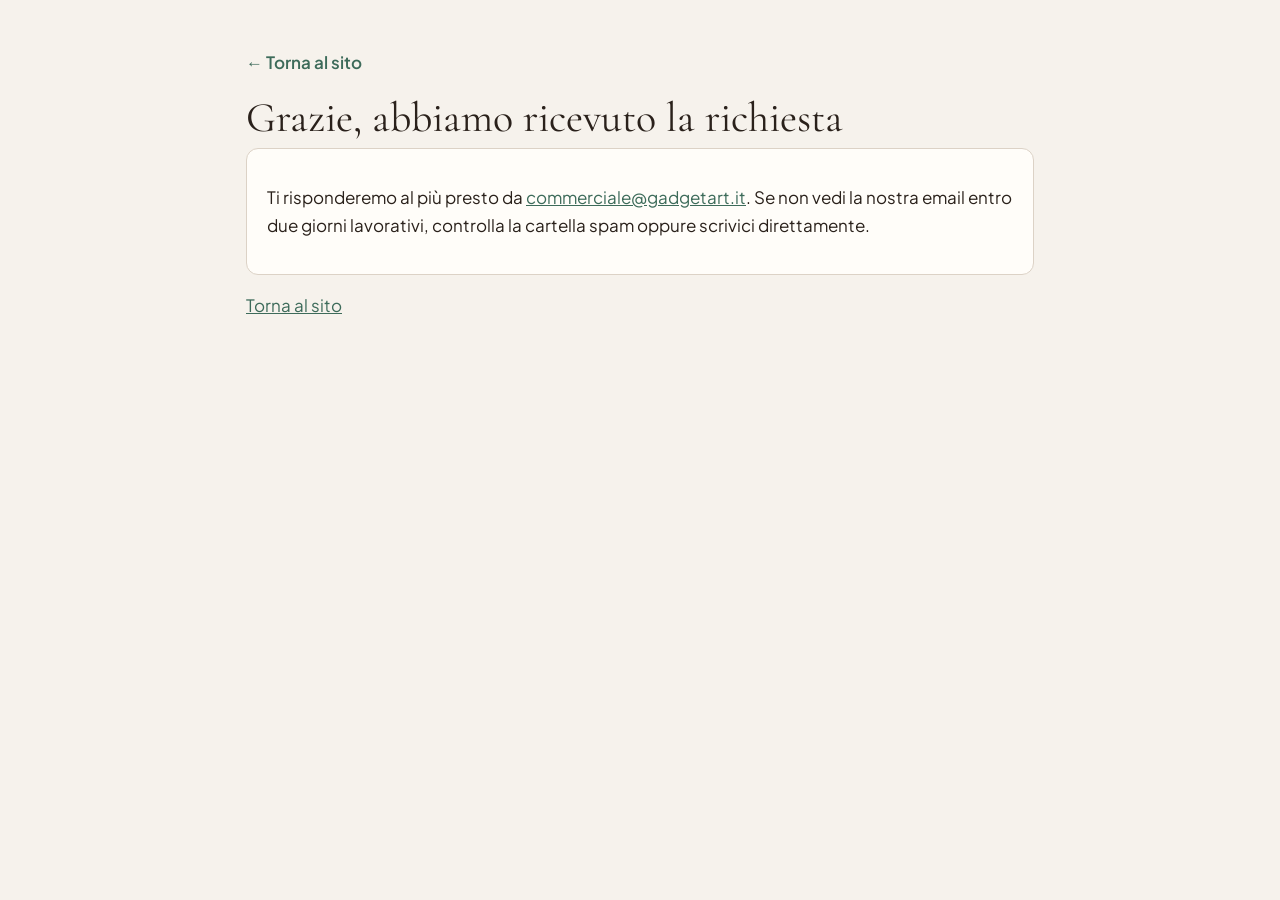
<file: grazie.html>
<!doctype html>
<html lang="it"><head><meta charset="utf-8"><meta name="viewport" content="width=device-width,initial-scale=1">
<title>Richiesta inviata – GadgetArt B2B</title><meta name="robots" content="noindex">
<link rel="stylesheet" href="files/fonts.css">
<style>
:root{--bg:#F6F2EC;--ink:#2A211B;--muted:#6B5F55;--line:#DCD2C6;--accent:#3D6B5A;--card:#FFFDF9}
*{box-sizing:border-box}body{margin:0;background:var(--bg);color:var(--ink);font-family:"Plus Jakarta Sans",Helvetica,Arial,sans-serif;line-height:1.6;font-size:17px}
.wrap{max-width:820px;margin:0 auto;padding:32px 16px 56px}
.top a{color:var(--accent);text-decoration:none;font-weight:600}
h1{font-family:"Cormorant Garamond",Georgia,serif;font-weight:400;font-size:clamp(30px,5vw,42px);line-height:1.15;margin:18px 0 6px}
h2{font-family:"Cormorant Garamond",Georgia,serif;font-weight:400;font-size:24px;margin:34px 0 8px;padding-top:18px;border-top:1px solid var(--line)}
.agg{color:var(--muted);font-size:14px;margin:0 0 20px}
.box{background:var(--card);border:1px solid var(--line);border-radius:12px;padding:18px 20px}
a{color:var(--accent)} ul{padding-left:20px} li{margin:4px 0}
</style></head><body><div class="wrap"><p class="top"><a href="./">← Torna al sito</a></p>
<h1>Grazie, abbiamo ricevuto la richiesta</h1>
<div class="box"><p>Ti risponderemo al più presto da <a href="mailto:commerciale@gadgetart.it">commerciale@gadgetart.it</a>. Se non vedi la nostra email entro due giorni lavorativi, controlla la cartella spam oppure scrivici direttamente.</p></div>
<p><a href="./">Torna al sito</a></p>
</div></body></html>
</file>
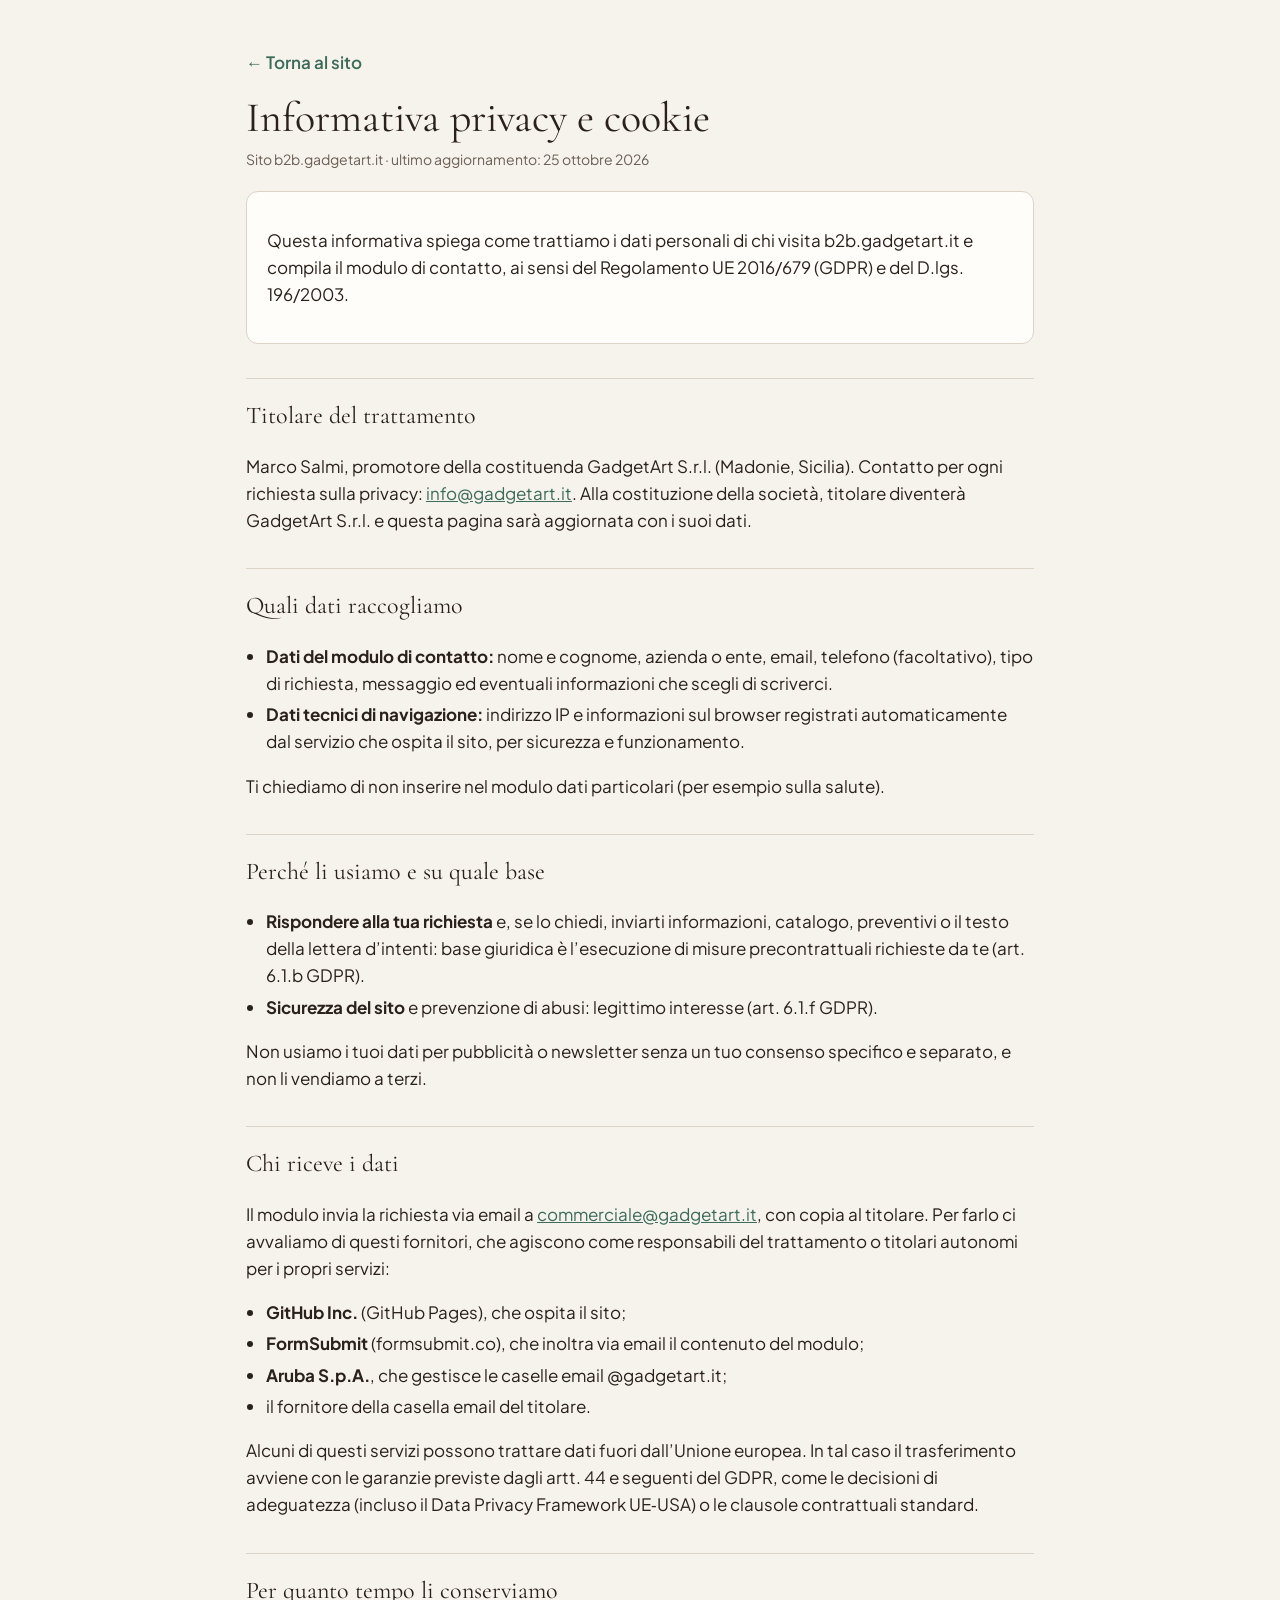
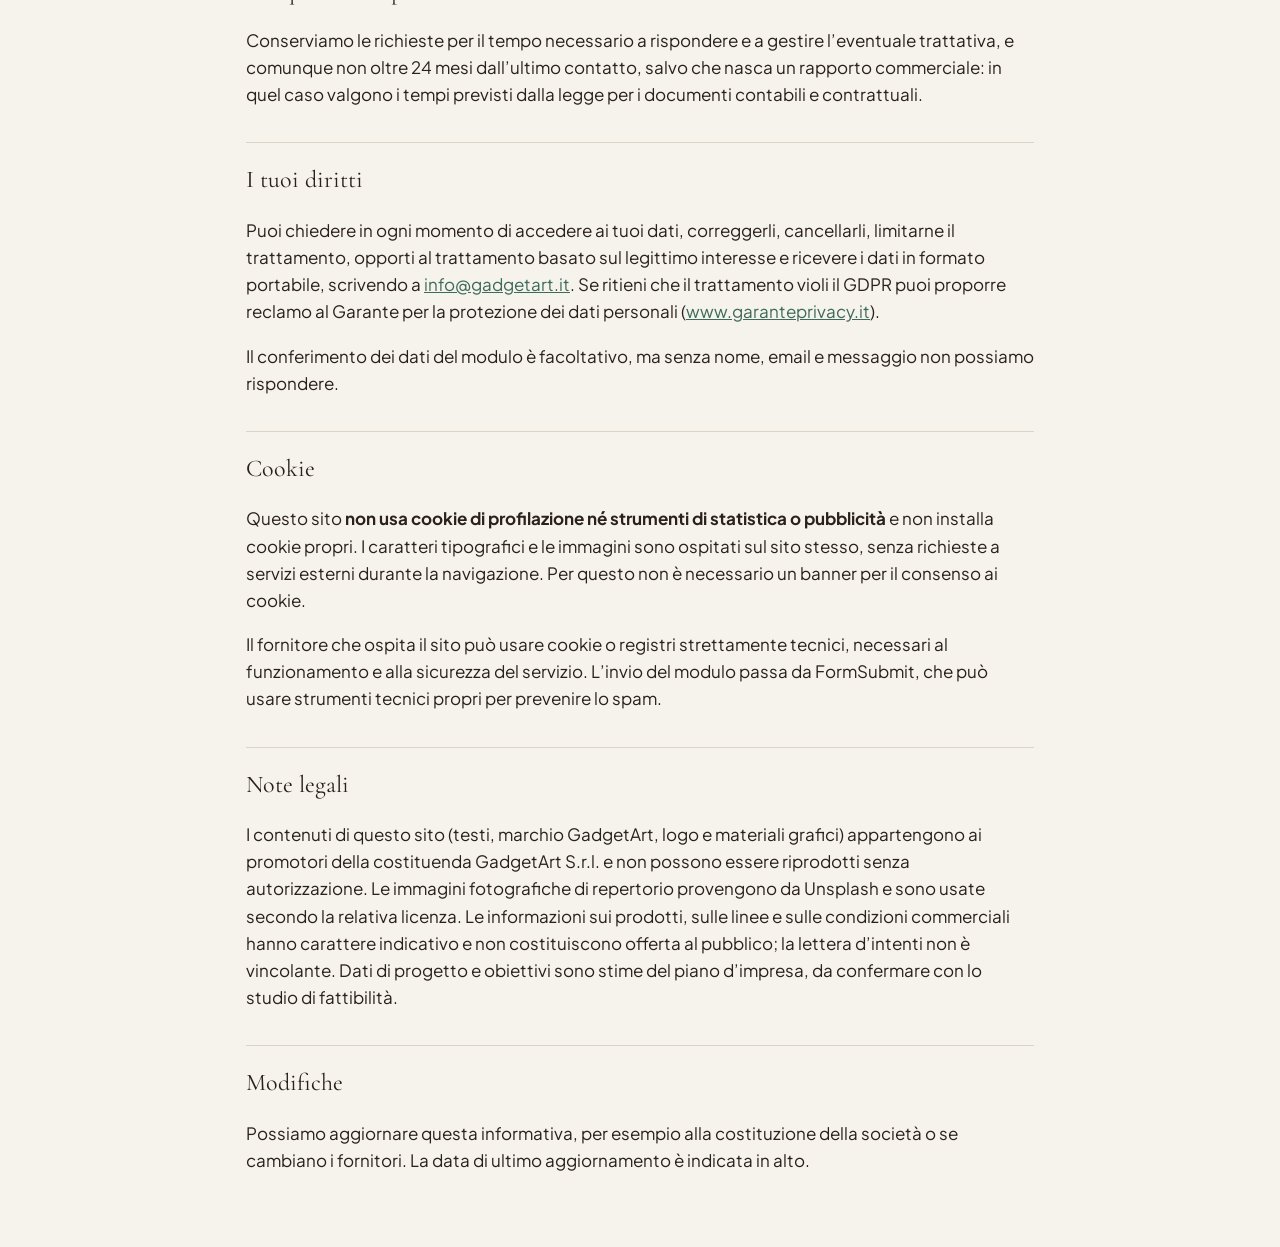
<file: privacy.html>
<!doctype html>
<html lang="it"><head><meta charset="utf-8"><meta name="viewport" content="width=device-width,initial-scale=1">
<title>Privacy, cookie e note legali – GadgetArt B2B</title><meta name="robots" content="noindex">
<link rel="stylesheet" href="files/fonts.css">
<style>
:root{--bg:#F6F2EC;--ink:#2A211B;--muted:#6B5F55;--line:#DCD2C6;--accent:#3D6B5A;--card:#FFFDF9}
*{box-sizing:border-box}body{margin:0;background:var(--bg);color:var(--ink);font-family:"Plus Jakarta Sans",Helvetica,Arial,sans-serif;line-height:1.6;font-size:17px}
.wrap{max-width:820px;margin:0 auto;padding:32px 16px 56px}
.top a{color:var(--accent);text-decoration:none;font-weight:600}
h1{font-family:"Cormorant Garamond",Georgia,serif;font-weight:400;font-size:clamp(30px,5vw,42px);line-height:1.15;margin:18px 0 6px}
h2{font-family:"Cormorant Garamond",Georgia,serif;font-weight:400;font-size:24px;margin:34px 0 8px;padding-top:18px;border-top:1px solid var(--line)}
.agg{color:var(--muted);font-size:14px;margin:0 0 20px}
.box{background:var(--card);border:1px solid var(--line);border-radius:12px;padding:18px 20px}
a{color:var(--accent)} ul{padding-left:20px} li{margin:4px 0}
</style></head><body><div class="wrap"><p class="top"><a href="./">← Torna al sito</a></p>
<h1>Informativa privacy e cookie</h1>
<p class="agg">Sito b2b.gadgetart.it · ultimo aggiornamento: 25 ottobre 2026</p>
<div class="box"><p>Questa informativa spiega come trattiamo i dati personali di chi visita b2b.gadgetart.it e compila il modulo di contatto, ai sensi del Regolamento UE 2016/679 (GDPR) e del D.lgs. 196/2003.</p></div>
<h2>Titolare del trattamento</h2>
<p>Marco Salmi, promotore della costituenda GadgetArt S.r.l. (Madonie, Sicilia). Contatto per ogni richiesta sulla privacy: <a href="mailto:info@gadgetart.it">info@gadgetart.it</a>. Alla costituzione della società, titolare diventerà GadgetArt S.r.l. e questa pagina sarà aggiornata con i suoi dati.</p>
<h2>Quali dati raccogliamo</h2>
<ul><li><strong>Dati del modulo di contatto:</strong> nome e cognome, azienda o ente, email, telefono (facoltativo), tipo di richiesta, messaggio ed eventuali informazioni che scegli di scriverci.</li>
<li><strong>Dati tecnici di navigazione:</strong> indirizzo IP e informazioni sul browser registrati automaticamente dal servizio che ospita il sito, per sicurezza e funzionamento.</li></ul>
<p>Ti chiediamo di non inserire nel modulo dati particolari (per esempio sulla salute).</p>
<h2>Perché li usiamo e su quale base</h2>
<ul><li><strong>Rispondere alla tua richiesta</strong> e, se lo chiedi, inviarti informazioni, catalogo, preventivi o il testo della lettera d’intenti: base giuridica è l’esecuzione di misure precontrattuali richieste da te (art. 6.1.b GDPR).</li>
<li><strong>Sicurezza del sito</strong> e prevenzione di abusi: legittimo interesse (art. 6.1.f GDPR).</li></ul>
<p>Non usiamo i tuoi dati per pubblicità o newsletter senza un tuo consenso specifico e separato, e non li vendiamo a terzi.</p>
<h2>Chi riceve i dati</h2>
<p>Il modulo invia la richiesta via email a <a href="mailto:commerciale@gadgetart.it">commerciale@gadgetart.it</a>, con copia al titolare. Per farlo ci avvaliamo di questi fornitori, che agiscono come responsabili del trattamento o titolari autonomi per i propri servizi:</p>
<ul><li><strong>GitHub Inc.</strong> (GitHub Pages), che ospita il sito;</li>
<li><strong>FormSubmit</strong> (formsubmit.co), che inoltra via email il contenuto del modulo;</li>
<li><strong>Aruba S.p.A.</strong>, che gestisce le caselle email @gadgetart.it;</li>
<li>il fornitore della casella email del titolare.</li></ul>
<p>Alcuni di questi servizi possono trattare dati fuori dall’Unione europea. In tal caso il trasferimento avviene con le garanzie previste dagli artt. 44 e seguenti del GDPR, come le decisioni di adeguatezza (incluso il Data Privacy Framework UE‑USA) o le clausole contrattuali standard.</p>
<h2>Per quanto tempo li conserviamo</h2>
<p>Conserviamo le richieste per il tempo necessario a rispondere e a gestire l’eventuale trattativa, e comunque non oltre 24 mesi dall’ultimo contatto, salvo che nasca un rapporto commerciale: in quel caso valgono i tempi previsti dalla legge per i documenti contabili e contrattuali.</p>
<h2>I tuoi diritti</h2>
<p>Puoi chiedere in ogni momento di accedere ai tuoi dati, correggerli, cancellarli, limitarne il trattamento, opporti al trattamento basato sul legittimo interesse e ricevere i dati in formato portabile, scrivendo a <a href="mailto:info@gadgetart.it">info@gadgetart.it</a>. Se ritieni che il trattamento violi il GDPR puoi proporre reclamo al Garante per la protezione dei dati personali (<a href="https://www.garanteprivacy.it" rel="noopener">www.garanteprivacy.it</a>).</p>
<p>Il conferimento dei dati del modulo è facoltativo, ma senza nome, email e messaggio non possiamo rispondere.</p>
<h2 id="cookie">Cookie</h2>
<p>Questo sito <strong>non usa cookie di profilazione né strumenti di statistica o pubblicità</strong> e non installa cookie propri. I caratteri tipografici e le immagini sono ospitati sul sito stesso, senza richieste a servizi esterni durante la navigazione. Per questo non è necessario un banner per il consenso ai cookie.</p>
<p>Il fornitore che ospita il sito può usare cookie o registri strettamente tecnici, necessari al funzionamento e alla sicurezza del servizio. L’invio del modulo passa da FormSubmit, che può usare strumenti tecnici propri per prevenire lo spam.</p>
<h2 id="note-legali">Note legali</h2>
<p>I contenuti di questo sito (testi, marchio GadgetArt, logo e materiali grafici) appartengono ai promotori della costituenda GadgetArt S.r.l. e non possono essere riprodotti senza autorizzazione. Le immagini fotografiche di repertorio provengono da Unsplash e sono usate secondo la relativa licenza. Le informazioni sui prodotti, sulle linee e sulle condizioni commerciali hanno carattere indicativo e non costituiscono offerta al pubblico; la lettera d’intenti non è vincolante. Dati di progetto e obiettivi sono stime del piano d’impresa, da confermare con lo studio di fattibilità.</p>
<h2>Modifiche</h2>
<p>Possiamo aggiornare questa informativa, per esempio alla costituzione della società o se cambiano i fornitori. La data di ultimo aggiornamento è indicata in alto.</p>
</div></body></html>
</file>
<file: files/fonts.css>
@font-face{font-family:"Cormorant Garamond";font-style:normal;font-weight:400;font-display:swap;src:url(./fonts/cormorant-garamond-latin-400-normal.woff2) format("woff2");unicode-range:U+0000-00FF,U+0131,U+0152-0153,U+02BB-02BC,U+02C6,U+02DA,U+02DC,U+0304,U+0308,U+0329,U+2000-206F,U+20AC,U+2122,U+2191,U+2193,U+2212,U+2215,U+FEFF,U+FFFD}
@font-face{font-family:"Cormorant Garamond";font-style:italic;font-weight:400;font-display:swap;src:url(./fonts/cormorant-garamond-latin-400-italic.woff2) format("woff2");unicode-range:U+0000-00FF,U+0131,U+0152-0153,U+02BB-02BC,U+02C6,U+02DA,U+02DC,U+0304,U+0308,U+0329,U+2000-206F,U+20AC,U+2122,U+2191,U+2193,U+2212,U+2215,U+FEFF,U+FFFD}
@font-face{font-family:"Cormorant Garamond";font-style:normal;font-weight:500;font-display:swap;src:url(./fonts/cormorant-garamond-latin-500-normal.woff2) format("woff2");unicode-range:U+0000-00FF,U+0131,U+0152-0153,U+02BB-02BC,U+02C6,U+02DA,U+02DC,U+0304,U+0308,U+0329,U+2000-206F,U+20AC,U+2122,U+2191,U+2193,U+2212,U+2215,U+FEFF,U+FFFD}
@font-face{font-family:"Cormorant Garamond";font-style:italic;font-weight:500;font-display:swap;src:url(./fonts/cormorant-garamond-latin-500-italic.woff2) format("woff2");unicode-range:U+0000-00FF,U+0131,U+0152-0153,U+02BB-02BC,U+02C6,U+02DA,U+02DC,U+0304,U+0308,U+0329,U+2000-206F,U+20AC,U+2122,U+2191,U+2193,U+2212,U+2215,U+FEFF,U+FFFD}
@font-face{font-family:"Cormorant Garamond";font-style:normal;font-weight:600;font-display:swap;src:url(./fonts/cormorant-garamond-latin-600-normal.woff2) format("woff2");unicode-range:U+0000-00FF,U+0131,U+0152-0153,U+02BB-02BC,U+02C6,U+02DA,U+02DC,U+0304,U+0308,U+0329,U+2000-206F,U+20AC,U+2122,U+2191,U+2193,U+2212,U+2215,U+FEFF,U+FFFD}
@font-face{font-family:"Cormorant Garamond";font-style:italic;font-weight:600;font-display:swap;src:url(./fonts/cormorant-garamond-latin-600-italic.woff2) format("woff2");unicode-range:U+0000-00FF,U+0131,U+0152-0153,U+02BB-02BC,U+02C6,U+02DA,U+02DC,U+0304,U+0308,U+0329,U+2000-206F,U+20AC,U+2122,U+2191,U+2193,U+2212,U+2215,U+FEFF,U+FFFD}
@font-face{font-family:"Cormorant Garamond";font-style:normal;font-weight:700;font-display:swap;src:url(./fonts/cormorant-garamond-latin-700-normal.woff2) format("woff2");unicode-range:U+0000-00FF,U+0131,U+0152-0153,U+02BB-02BC,U+02C6,U+02DA,U+02DC,U+0304,U+0308,U+0329,U+2000-206F,U+20AC,U+2122,U+2191,U+2193,U+2212,U+2215,U+FEFF,U+FFFD}
@font-face{font-family:"Cormorant Garamond";font-style:italic;font-weight:700;font-display:swap;src:url(./fonts/cormorant-garamond-latin-700-italic.woff2) format("woff2");unicode-range:U+0000-00FF,U+0131,U+0152-0153,U+02BB-02BC,U+02C6,U+02DA,U+02DC,U+0304,U+0308,U+0329,U+2000-206F,U+20AC,U+2122,U+2191,U+2193,U+2212,U+2215,U+FEFF,U+FFFD}
@font-face{font-family:"Plus Jakarta Sans";font-style:normal;font-weight:300;font-display:swap;src:url(./fonts/plus-jakarta-sans-latin-300-normal.woff2) format("woff2");unicode-range:U+0000-00FF,U+0131,U+0152-0153,U+02BB-02BC,U+02C6,U+02DA,U+02DC,U+0304,U+0308,U+0329,U+2000-206F,U+20AC,U+2122,U+2191,U+2193,U+2212,U+2215,U+FEFF,U+FFFD}
@font-face{font-family:"Plus Jakarta Sans";font-style:normal;font-weight:400;font-display:swap;src:url(./fonts/plus-jakarta-sans-latin-400-normal.woff2) format("woff2");unicode-range:U+0000-00FF,U+0131,U+0152-0153,U+02BB-02BC,U+02C6,U+02DA,U+02DC,U+0304,U+0308,U+0329,U+2000-206F,U+20AC,U+2122,U+2191,U+2193,U+2212,U+2215,U+FEFF,U+FFFD}
@font-face{font-family:"Plus Jakarta Sans";font-style:normal;font-weight:500;font-display:swap;src:url(./fonts/plus-jakarta-sans-latin-500-normal.woff2) format("woff2");unicode-range:U+0000-00FF,U+0131,U+0152-0153,U+02BB-02BC,U+02C6,U+02DA,U+02DC,U+0304,U+0308,U+0329,U+2000-206F,U+20AC,U+2122,U+2191,U+2193,U+2212,U+2215,U+FEFF,U+FFFD}
@font-face{font-family:"Plus Jakarta Sans";font-style:normal;font-weight:600;font-display:swap;src:url(./fonts/plus-jakarta-sans-latin-600-normal.woff2) format("woff2");unicode-range:U+0000-00FF,U+0131,U+0152-0153,U+02BB-02BC,U+02C6,U+02DA,U+02DC,U+0304,U+0308,U+0329,U+2000-206F,U+20AC,U+2122,U+2191,U+2193,U+2212,U+2215,U+FEFF,U+FFFD}
@font-face{font-family:"Plus Jakarta Sans";font-style:normal;font-weight:700;font-display:swap;src:url(./fonts/plus-jakarta-sans-latin-700-normal.woff2) format("woff2");unicode-range:U+0000-00FF,U+0131,U+0152-0153,U+02BB-02BC,U+02C6,U+02DA,U+02DC,U+0304,U+0308,U+0329,U+2000-206F,U+20AC,U+2122,U+2191,U+2193,U+2212,U+2215,U+FEFF,U+FFFD}
</file>
<file: files/style.css>
@font-face {
  font-family: "Phosphor";
  src:
    url("./Phosphor.woff2") format("woff2"),
    url("./Phosphor.woff") format("woff"),
    url("./Phosphor.ttf") format("truetype"),
    url("./Phosphor.svg#Phosphor") format("svg");
  font-weight: normal;
  font-style: normal;
  font-display: block;
}

.ph {
  /* use !important to prevent issues with browser extensions that change fonts */
  font-family: "Phosphor" !important;
  speak: never;
  font-style: normal;
  font-weight: normal;
  font-variant: normal;
  text-transform: none;
  line-height: 1;

  /* Enable Ligatures ================ */
  letter-spacing: 0;
  -webkit-font-feature-settings: "liga";
  -moz-font-feature-settings: "liga=1";
  -moz-font-feature-settings: "liga";
  -ms-font-feature-settings: "liga" 1;
  font-feature-settings: "liga";
  -webkit-font-variant-ligatures: discretionary-ligatures;
  font-variant-ligatures: discretionary-ligatures;

  /* Better Font Rendering =========== */
  -webkit-font-smoothing: antialiased;
  -moz-osx-font-smoothing: grayscale;
}

.ph.ph-acorn:before {
  content: "\eb9a";
}
.ph.ph-address-book:before {
  content: "\e6f8";
}
.ph.ph-address-book-tabs:before {
  content: "\ee4e";
}
.ph.ph-air-traffic-control:before {
  content: "\ecd8";
}
.ph.ph-airplane:before {
  content: "\e002";
}
.ph.ph-airplane-in-flight:before {
  content: "\e4fe";
}
.ph.ph-airplane-landing:before {
  content: "\e502";
}
.ph.ph-airplane-takeoff:before {
  content: "\e504";
}
.ph.ph-airplane-taxiing:before {
  content: "\e500";
}
.ph.ph-airplane-tilt:before {
  content: "\e5d6";
}
.ph.ph-airplay:before {
  content: "\e004";
}
.ph.ph-alarm:before {
  content: "\e006";
}
.ph.ph-alien:before {
  content: "\e8a6";
}
.ph.ph-align-bottom:before {
  content: "\e506";
}
.ph.ph-align-bottom-simple:before {
  content: "\eb0c";
}
.ph.ph-align-center-horizontal:before {
  content: "\e50a";
}
.ph.ph-align-center-horizontal-simple:before {
  content: "\eb0e";
}
.ph.ph-align-center-vertical:before {
  content: "\e50c";
}
.ph.ph-align-center-vertical-simple:before {
  content: "\eb10";
}
.ph.ph-align-left:before {
  content: "\e50e";
}
.ph.ph-align-left-simple:before {
  content: "\eaee";
}
.ph.ph-align-right:before {
  content: "\e510";
}
.ph.ph-align-right-simple:before {
  content: "\eb12";
}
.ph.ph-align-top:before {
  content: "\e512";
}
.ph.ph-align-top-simple:before {
  content: "\eb14";
}
.ph.ph-amazon-logo:before {
  content: "\e96c";
}
.ph.ph-ambulance:before {
  content: "\e572";
}
.ph.ph-anchor:before {
  content: "\e514";
}
.ph.ph-anchor-simple:before {
  content: "\e5d8";
}
.ph.ph-android-logo:before {
  content: "\e008";
}
.ph.ph-angle:before {
  content: "\e7bc";
}
.ph.ph-angular-logo:before {
  content: "\eb80";
}
.ph.ph-aperture:before {
  content: "\e00a";
}
.ph.ph-app-store-logo:before {
  content: "\e974";
}
.ph.ph-app-window:before {
  content: "\e5da";
}
.ph.ph-apple-logo:before {
  content: "\e516";
}
.ph.ph-apple-podcasts-logo:before {
  content: "\eb96";
}
.ph.ph-approximate-equals:before {
  content: "\edaa";
}
.ph.ph-archive:before {
  content: "\e00c";
}
.ph.ph-armchair:before {
  content: "\e012";
}
.ph.ph-arrow-arc-left:before {
  content: "\e014";
}
.ph.ph-arrow-arc-right:before {
  content: "\e016";
}
.ph.ph-arrow-bend-double-up-left:before {
  content: "\e03a";
}
.ph.ph-arrow-bend-double-up-right:before {
  content: "\e03c";
}
.ph.ph-arrow-bend-down-left:before {
  content: "\e018";
}
.ph.ph-arrow-bend-down-right:before {
  content: "\e01a";
}
.ph.ph-arrow-bend-left-down:before {
  content: "\e01c";
}
.ph.ph-arrow-bend-left-up:before {
  content: "\e01e";
}
.ph.ph-arrow-bend-right-down:before {
  content: "\e020";
}
.ph.ph-arrow-bend-right-up:before {
  content: "\e022";
}
.ph.ph-arrow-bend-up-left:before {
  content: "\e024";
}
.ph.ph-arrow-bend-up-right:before {
  content: "\e026";
}
.ph.ph-arrow-circle-down:before {
  content: "\e028";
}
.ph.ph-arrow-circle-down-left:before {
  content: "\e02a";
}
.ph.ph-arrow-circle-down-right:before {
  content: "\e02c";
}
.ph.ph-arrow-circle-left:before {
  content: "\e05a";
}
.ph.ph-arrow-circle-right:before {
  content: "\e02e";
}
.ph.ph-arrow-circle-up:before {
  content: "\e030";
}
.ph.ph-arrow-circle-up-left:before {
  content: "\e032";
}
.ph.ph-arrow-circle-up-right:before {
  content: "\e034";
}
.ph.ph-arrow-clockwise:before {
  content: "\e036";
}
.ph.ph-arrow-counter-clockwise:before {
  content: "\e038";
}
.ph.ph-arrow-down:before {
  content: "\e03e";
}
.ph.ph-arrow-down-left:before {
  content: "\e040";
}
.ph.ph-arrow-down-right:before {
  content: "\e042";
}
.ph.ph-arrow-elbow-down-left:before {
  content: "\e044";
}
.ph.ph-arrow-elbow-down-right:before {
  content: "\e046";
}
.ph.ph-arrow-elbow-left:before {
  content: "\e048";
}
.ph.ph-arrow-elbow-left-down:before {
  content: "\e04a";
}
.ph.ph-arrow-elbow-left-up:before {
  content: "\e04c";
}
.ph.ph-arrow-elbow-right:before {
  content: "\e04e";
}
.ph.ph-arrow-elbow-right-down:before {
  content: "\e050";
}
.ph.ph-arrow-elbow-right-up:before {
  content: "\e052";
}
.ph.ph-arrow-elbow-up-left:before {
  content: "\e054";
}
.ph.ph-arrow-elbow-up-right:before {
  content: "\e056";
}
.ph.ph-arrow-fat-down:before {
  content: "\e518";
}
.ph.ph-arrow-fat-left:before {
  content: "\e51a";
}
.ph.ph-arrow-fat-line-down:before {
  content: "\e51c";
}
.ph.ph-arrow-fat-line-left:before {
  content: "\e51e";
}
.ph.ph-arrow-fat-line-right:before {
  content: "\e520";
}
.ph.ph-arrow-fat-line-up:before {
  content: "\e522";
}
.ph.ph-arrow-fat-lines-down:before {
  content: "\e524";
}
.ph.ph-arrow-fat-lines-left:before {
  content: "\e526";
}
.ph.ph-arrow-fat-lines-right:before {
  content: "\e528";
}
.ph.ph-arrow-fat-lines-up:before {
  content: "\e52a";
}
.ph.ph-arrow-fat-right:before {
  content: "\e52c";
}
.ph.ph-arrow-fat-up:before {
  content: "\e52e";
}
.ph.ph-arrow-left:before {
  content: "\e058";
}
.ph.ph-arrow-line-down:before {
  content: "\e05c";
}
.ph.ph-arrow-line-down-left:before {
  content: "\e05e";
}
.ph.ph-arrow-line-down-right:before {
  content: "\e060";
}
.ph.ph-arrow-line-left:before {
  content: "\e062";
}
.ph.ph-arrow-line-right:before {
  content: "\e064";
}
.ph.ph-arrow-line-up:before {
  content: "\e066";
}
.ph.ph-arrow-line-up-left:before {
  content: "\e068";
}
.ph.ph-arrow-line-up-right:before {
  content: "\e06a";
}
.ph.ph-arrow-right:before {
  content: "\e06c";
}
.ph.ph-arrow-square-down:before {
  content: "\e06e";
}
.ph.ph-arrow-square-down-left:before {
  content: "\e070";
}
.ph.ph-arrow-square-down-right:before {
  content: "\e072";
}
.ph.ph-arrow-square-in:before {
  content: "\e5dc";
}
.ph.ph-arrow-square-left:before {
  content: "\e074";
}
.ph.ph-arrow-square-out:before {
  content: "\e5de";
}
.ph.ph-arrow-square-right:before {
  content: "\e076";
}
.ph.ph-arrow-square-up:before {
  content: "\e078";
}
.ph.ph-arrow-square-up-left:before {
  content: "\e07a";
}
.ph.ph-arrow-square-up-right:before {
  content: "\e07c";
}
.ph.ph-arrow-u-down-left:before {
  content: "\e07e";
}
.ph.ph-arrow-u-down-right:before {
  content: "\e080";
}
.ph.ph-arrow-u-left-down:before {
  content: "\e082";
}
.ph.ph-arrow-u-left-up:before {
  content: "\e084";
}
.ph.ph-arrow-u-right-down:before {
  content: "\e086";
}
.ph.ph-arrow-u-right-up:before {
  content: "\e088";
}
.ph.ph-arrow-u-up-left:before {
  content: "\e08a";
}
.ph.ph-arrow-u-up-right:before {
  content: "\e08c";
}
.ph.ph-arrow-up:before {
  content: "\e08e";
}
.ph.ph-arrow-up-left:before {
  content: "\e090";
}
.ph.ph-arrow-up-right:before {
  content: "\e092";
}
.ph.ph-arrows-clockwise:before {
  content: "\e094";
}
.ph.ph-arrows-counter-clockwise:before {
  content: "\e096";
}
.ph.ph-arrows-down-up:before {
  content: "\e098";
}
.ph.ph-arrows-horizontal:before {
  content: "\eb06";
}
.ph.ph-arrows-in:before {
  content: "\e09a";
}
.ph.ph-arrows-in-cardinal:before {
  content: "\e09c";
}
.ph.ph-arrows-in-line-horizontal:before {
  content: "\e530";
}
.ph.ph-arrows-in-line-vertical:before {
  content: "\e532";
}
.ph.ph-arrows-in-simple:before {
  content: "\e09e";
}
.ph.ph-arrows-left-right:before {
  content: "\e0a0";
}
.ph.ph-arrows-merge:before {
  content: "\ed3e";
}
.ph.ph-arrows-out:before {
  content: "\e0a2";
}
.ph.ph-arrows-out-cardinal:before {
  content: "\e0a4";
}
.ph.ph-arrows-out-line-horizontal:before {
  content: "\e534";
}
.ph.ph-arrows-out-line-vertical:before {
  content: "\e536";
}
.ph.ph-arrows-out-simple:before {
  content: "\e0a6";
}
.ph.ph-arrows-split:before {
  content: "\ed3c";
}
.ph.ph-arrows-vertical:before {
  content: "\eb04";
}
.ph.ph-article:before {
  content: "\e0a8";
}
.ph.ph-article-medium:before {
  content: "\e5e0";
}
.ph.ph-article-ny-times:before {
  content: "\e5e2";
}
.ph.ph-asclepius:before {
  content: "\ee34";
}
.ph.ph-caduceus:before {
  content: "\ee34";
}
.ph.ph-asterisk:before {
  content: "\e0aa";
}
.ph.ph-asterisk-simple:before {
  content: "\e832";
}
.ph.ph-at:before {
  content: "\e0ac";
}
.ph.ph-atom:before {
  content: "\e5e4";
}
.ph.ph-avocado:before {
  content: "\ee04";
}
.ph.ph-axe:before {
  content: "\e9fc";
}
.ph.ph-baby:before {
  content: "\e774";
}
.ph.ph-baby-carriage:before {
  content: "\e818";
}
.ph.ph-backpack:before {
  content: "\e922";
}
.ph.ph-backspace:before {
  content: "\e0ae";
}
.ph.ph-bag:before {
  content: "\e0b0";
}
.ph.ph-bag-simple:before {
  content: "\e5e6";
}
.ph.ph-balloon:before {
  content: "\e76c";
}
.ph.ph-bandaids:before {
  content: "\e0b2";
}
.ph.ph-bank:before {
  content: "\e0b4";
}
.ph.ph-barbell:before {
  content: "\e0b6";
}
.ph.ph-barcode:before {
  content: "\e0b8";
}
.ph.ph-barn:before {
  content: "\ec72";
}
.ph.ph-barricade:before {
  content: "\e948";
}
.ph.ph-baseball:before {
  content: "\e71a";
}
.ph.ph-baseball-cap:before {
  content: "\ea28";
}
.ph.ph-baseball-helmet:before {
  content: "\ee4a";
}
.ph.ph-basket:before {
  content: "\e964";
}
.ph.ph-basketball:before {
  content: "\e724";
}
.ph.ph-bathtub:before {
  content: "\e81e";
}
.ph.ph-battery-charging:before {
  content: "\e0ba";
}
.ph.ph-battery-charging-vertical:before {
  content: "\e0bc";
}
.ph.ph-battery-empty:before {
  content: "\e0be";
}
.ph.ph-battery-full:before {
  content: "\e0c0";
}
.ph.ph-battery-high:before {
  content: "\e0c2";
}
.ph.ph-battery-low:before {
  content: "\e0c4";
}
.ph.ph-battery-medium:before {
  content: "\e0c6";
}
.ph.ph-battery-plus:before {
  content: "\e808";
}
.ph.ph-battery-plus-vertical:before {
  content: "\ec50";
}
.ph.ph-battery-vertical-empty:before {
  content: "\e7c6";
}
.ph.ph-battery-vertical-full:before {
  content: "\e7c4";
}
.ph.ph-battery-vertical-high:before {
  content: "\e7c2";
}
.ph.ph-battery-vertical-low:before {
  content: "\e7be";
}
.ph.ph-battery-vertical-medium:before {
  content: "\e7c0";
}
.ph.ph-battery-warning:before {
  content: "\e0c8";
}
.ph.ph-battery-warning-vertical:before {
  content: "\e0ca";
}
.ph.ph-beach-ball:before {
  content: "\ed24";
}
.ph.ph-beanie:before {
  content: "\ea2a";
}
.ph.ph-bed:before {
  content: "\e0cc";
}
.ph.ph-beer-bottle:before {
  content: "\e7b0";
}
.ph.ph-beer-stein:before {
  content: "\eb62";
}
.ph.ph-behance-logo:before {
  content: "\e7f4";
}
.ph.ph-bell:before {
  content: "\e0ce";
}
.ph.ph-bell-ringing:before {
  content: "\e5e8";
}
.ph.ph-bell-simple:before {
  content: "\e0d0";
}
.ph.ph-bell-simple-ringing:before {
  content: "\e5ea";
}
.ph.ph-bell-simple-slash:before {
  content: "\e0d2";
}
.ph.ph-bell-simple-z:before {
  content: "\e5ec";
}
.ph.ph-bell-slash:before {
  content: "\e0d4";
}
.ph.ph-bell-z:before {
  content: "\e5ee";
}
.ph.ph-belt:before {
  content: "\ea2c";
}
.ph.ph-bezier-curve:before {
  content: "\eb00";
}
.ph.ph-bicycle:before {
  content: "\e0d6";
}
.ph.ph-binary:before {
  content: "\ee60";
}
.ph.ph-binoculars:before {
  content: "\ea64";
}
.ph.ph-biohazard:before {
  content: "\e9e0";
}
.ph.ph-bird:before {
  content: "\e72c";
}
.ph.ph-blueprint:before {
  content: "\eda0";
}
.ph.ph-bluetooth:before {
  content: "\e0da";
}
.ph.ph-bluetooth-connected:before {
  content: "\e0dc";
}
.ph.ph-bluetooth-slash:before {
  content: "\e0de";
}
.ph.ph-bluetooth-x:before {
  content: "\e0e0";
}
.ph.ph-boat:before {
  content: "\e786";
}
.ph.ph-bomb:before {
  content: "\ee0a";
}
.ph.ph-bone:before {
  content: "\e7f2";
}
.ph.ph-book:before {
  content: "\e0e2";
}
.ph.ph-book-bookmark:before {
  content: "\e0e4";
}
.ph.ph-book-open:before {
  content: "\e0e6";
}
.ph.ph-book-open-text:before {
  content: "\e8f2";
}
.ph.ph-book-open-user:before {
  content: "\ede0";
}
.ph.ph-bookmark:before {
  content: "\e0e8";
}
.ph.ph-bookmark-simple:before {
  content: "\e0ea";
}
.ph.ph-bookmarks:before {
  content: "\e0ec";
}
.ph.ph-bookmarks-simple:before {
  content: "\e5f0";
}
.ph.ph-books:before {
  content: "\e758";
}
.ph.ph-boot:before {
  content: "\ecca";
}
.ph.ph-boules:before {
  content: "\e722";
}
.ph.ph-bounding-box:before {
  content: "\e6ce";
}
.ph.ph-bowl-food:before {
  content: "\eaa4";
}
.ph.ph-bowl-steam:before {
  content: "\e8e4";
}
.ph.ph-bowling-ball:before {
  content: "\ea34";
}
.ph.ph-box-arrow-down:before {
  content: "\e00e";
}
.ph.ph-archive-box:before {
  content: "\e00e";
}
.ph.ph-box-arrow-up:before {
  content: "\ee54";
}
.ph.ph-boxing-glove:before {
  content: "\ea36";
}
.ph.ph-brackets-angle:before {
  content: "\e862";
}
.ph.ph-brackets-curly:before {
  content: "\e860";
}
.ph.ph-brackets-round:before {
  content: "\e864";
}
.ph.ph-brackets-square:before {
  content: "\e85e";
}
.ph.ph-brain:before {
  content: "\e74e";
}
.ph.ph-brandy:before {
  content: "\e6b4";
}
.ph.ph-bread:before {
  content: "\e81c";
}
.ph.ph-bridge:before {
  content: "\ea68";
}
.ph.ph-briefcase:before {
  content: "\e0ee";
}
.ph.ph-briefcase-metal:before {
  content: "\e5f2";
}
.ph.ph-broadcast:before {
  content: "\e0f2";
}
.ph.ph-broom:before {
  content: "\ec54";
}
.ph.ph-browser:before {
  content: "\e0f4";
}
.ph.ph-browsers:before {
  content: "\e0f6";
}
.ph.ph-bug:before {
  content: "\e5f4";
}
.ph.ph-bug-beetle:before {
  content: "\e5f6";
}
.ph.ph-bug-droid:before {
  content: "\e5f8";
}
.ph.ph-building:before {
  content: "\e100";
}
.ph.ph-building-apartment:before {
  content: "\e0fe";
}
.ph.ph-building-office:before {
  content: "\e0ff";
}
.ph.ph-buildings:before {
  content: "\e102";
}
.ph.ph-bulldozer:before {
  content: "\ec6c";
}
.ph.ph-bus:before {
  content: "\e106";
}
.ph.ph-butterfly:before {
  content: "\ea6e";
}
.ph.ph-cable-car:before {
  content: "\e49c";
}
.ph.ph-cactus:before {
  content: "\e918";
}
.ph.ph-cake:before {
  content: "\e780";
}
.ph.ph-calculator:before {
  content: "\e538";
}
.ph.ph-calendar:before {
  content: "\e108";
}
.ph.ph-calendar-blank:before {
  content: "\e10a";
}
.ph.ph-calendar-check:before {
  content: "\e712";
}
.ph.ph-calendar-dot:before {
  content: "\e7b2";
}
.ph.ph-calendar-dots:before {
  content: "\e7b4";
}
.ph.ph-calendar-heart:before {
  content: "\e8b0";
}
.ph.ph-calendar-minus:before {
  content: "\ea14";
}
.ph.ph-calendar-plus:before {
  content: "\e714";
}
.ph.ph-calendar-slash:before {
  content: "\ea12";
}
.ph.ph-calendar-star:before {
  content: "\e8b2";
}
.ph.ph-calendar-x:before {
  content: "\e10c";
}
.ph.ph-call-bell:before {
  content: "\e7de";
}
.ph.ph-camera:before {
  content: "\e10e";
}
.ph.ph-camera-plus:before {
  content: "\ec58";
}
.ph.ph-camera-rotate:before {
  content: "\e7a4";
}
.ph.ph-camera-slash:before {
  content: "\e110";
}
.ph.ph-campfire:before {
  content: "\e9d8";
}
.ph.ph-car:before {
  content: "\e112";
}
.ph.ph-car-battery:before {
  content: "\ee30";
}
.ph.ph-car-profile:before {
  content: "\e8cc";
}
.ph.ph-car-simple:before {
  content: "\e114";
}
.ph.ph-cardholder:before {
  content: "\e5fa";
}
.ph.ph-cards:before {
  content: "\e0f8";
}
.ph.ph-cards-three:before {
  content: "\ee50";
}
.ph.ph-caret-circle-double-down:before {
  content: "\e116";
}
.ph.ph-caret-circle-double-left:before {
  content: "\e118";
}
.ph.ph-caret-circle-double-right:before {
  content: "\e11a";
}
.ph.ph-caret-circle-double-up:before {
  content: "\e11c";
}
.ph.ph-caret-circle-down:before {
  content: "\e11e";
}
.ph.ph-caret-circle-left:before {
  content: "\e120";
}
.ph.ph-caret-circle-right:before {
  content: "\e122";
}
.ph.ph-caret-circle-up:before {
  content: "\e124";
}
.ph.ph-caret-circle-up-down:before {
  content: "\e13e";
}
.ph.ph-caret-double-down:before {
  content: "\e126";
}
.ph.ph-caret-double-left:before {
  content: "\e128";
}
.ph.ph-caret-double-right:before {
  content: "\e12a";
}
.ph.ph-caret-double-up:before {
  content: "\e12c";
}
.ph.ph-caret-down:before {
  content: "\e136";
}
.ph.ph-caret-left:before {
  content: "\e138";
}
.ph.ph-caret-line-down:before {
  content: "\e134";
}
.ph.ph-caret-line-left:before {
  content: "\e132";
}
.ph.ph-caret-line-right:before {
  content: "\e130";
}
.ph.ph-caret-line-up:before {
  content: "\e12e";
}
.ph.ph-caret-right:before {
  content: "\e13a";
}
.ph.ph-caret-up:before {
  content: "\e13c";
}
.ph.ph-caret-up-down:before {
  content: "\e140";
}
.ph.ph-carrot:before {
  content: "\ed38";
}
.ph.ph-cash-register:before {
  content: "\ed80";
}
.ph.ph-cassette-tape:before {
  content: "\ed2e";
}
.ph.ph-castle-turret:before {
  content: "\e9d0";
}
.ph.ph-cat:before {
  content: "\e748";
}
.ph.ph-cell-signal-full:before {
  content: "\e142";
}
.ph.ph-cell-signal-high:before {
  content: "\e144";
}
.ph.ph-cell-signal-low:before {
  content: "\e146";
}
.ph.ph-cell-signal-medium:before {
  content: "\e148";
}
.ph.ph-cell-signal-none:before {
  content: "\e14a";
}
.ph.ph-cell-signal-slash:before {
  content: "\e14c";
}
.ph.ph-cell-signal-x:before {
  content: "\e14e";
}
.ph.ph-cell-tower:before {
  content: "\ebaa";
}
.ph.ph-certificate:before {
  content: "\e766";
}
.ph.ph-chair:before {
  content: "\e950";
}
.ph.ph-chalkboard:before {
  content: "\e5fc";
}
.ph.ph-chalkboard-simple:before {
  content: "\e5fe";
}
.ph.ph-chalkboard-teacher:before {
  content: "\e600";
}
.ph.ph-champagne:before {
  content: "\eaca";
}
.ph.ph-charging-station:before {
  content: "\e8d0";
}
.ph.ph-chart-bar:before {
  content: "\e150";
}
.ph.ph-chart-bar-horizontal:before {
  content: "\e152";
}
.ph.ph-chart-donut:before {
  content: "\eaa6";
}
.ph.ph-chart-line:before {
  content: "\e154";
}
.ph.ph-chart-line-down:before {
  content: "\e8b6";
}
.ph.ph-chart-line-up:before {
  content: "\e156";
}
.ph.ph-chart-pie:before {
  content: "\e158";
}
.ph.ph-chart-pie-slice:before {
  content: "\e15a";
}
.ph.ph-chart-polar:before {
  content: "\eaa8";
}
.ph.ph-chart-scatter:before {
  content: "\eaac";
}
.ph.ph-chat:before {
  content: "\e15c";
}
.ph.ph-chat-centered:before {
  content: "\e160";
}
.ph.ph-chat-centered-dots:before {
  content: "\e164";
}
.ph.ph-chat-centered-slash:before {
  content: "\e162";
}
.ph.ph-chat-centered-text:before {
  content: "\e166";
}
.ph.ph-chat-circle:before {
  content: "\e168";
}
.ph.ph-chat-circle-dots:before {
  content: "\e16c";
}
.ph.ph-chat-circle-slash:before {
  content: "\e16a";
}
.ph.ph-chat-circle-text:before {
  content: "\e16e";
}
.ph.ph-chat-dots:before {
  content: "\e170";
}
.ph.ph-chat-slash:before {
  content: "\e15e";
}
.ph.ph-chat-teardrop:before {
  content: "\e172";
}
.ph.ph-chat-teardrop-dots:before {
  content: "\e176";
}
.ph.ph-chat-teardrop-slash:before {
  content: "\e174";
}
.ph.ph-chat-teardrop-text:before {
  content: "\e178";
}
.ph.ph-chat-text:before {
  content: "\e17a";
}
.ph.ph-chats:before {
  content: "\e17c";
}
.ph.ph-chats-circle:before {
  content: "\e17e";
}
.ph.ph-chats-teardrop:before {
  content: "\e180";
}
.ph.ph-check:before {
  content: "\e182";
}
.ph.ph-check-circle:before {
  content: "\e184";
}
.ph.ph-check-fat:before {
  content: "\eba6";
}
.ph.ph-check-square:before {
  content: "\e186";
}
.ph.ph-check-square-offset:before {
  content: "\e188";
}
.ph.ph-checkerboard:before {
  content: "\e8c4";
}
.ph.ph-checks:before {
  content: "\e53a";
}
.ph.ph-cheers:before {
  content: "\ea4a";
}
.ph.ph-cheese:before {
  content: "\e9fe";
}
.ph.ph-chef-hat:before {
  content: "\ed8e";
}
.ph.ph-cherries:before {
  content: "\e830";
}
.ph.ph-church:before {
  content: "\ecea";
}
.ph.ph-cigarette:before {
  content: "\ed90";
}
.ph.ph-cigarette-slash:before {
  content: "\ed92";
}
.ph.ph-circle:before {
  content: "\e18a";
}
.ph.ph-circle-dashed:before {
  content: "\e602";
}
.ph.ph-circle-half:before {
  content: "\e18c";
}
.ph.ph-circle-half-tilt:before {
  content: "\e18e";
}
.ph.ph-circle-notch:before {
  content: "\eb44";
}
.ph.ph-circles-four:before {
  content: "\e190";
}
.ph.ph-circles-three:before {
  content: "\e192";
}
.ph.ph-circles-three-plus:before {
  content: "\e194";
}
.ph.ph-circuitry:before {
  content: "\e9c2";
}
.ph.ph-city:before {
  content: "\ea6a";
}
.ph.ph-clipboard:before {
  content: "\e196";
}
.ph.ph-clipboard-text:before {
  content: "\e198";
}
.ph.ph-clock:before {
  content: "\e19a";
}
.ph.ph-clock-afternoon:before {
  content: "\e19c";
}
.ph.ph-clock-clockwise:before {
  content: "\e19e";
}
.ph.ph-clock-countdown:before {
  content: "\ed2c";
}
.ph.ph-clock-counter-clockwise:before {
  content: "\e1a0";
}
.ph.ph-clock-user:before {
  content: "\edec";
}
.ph.ph-closed-captioning:before {
  content: "\e1a4";
}
.ph.ph-cloud:before {
  content: "\e1aa";
}
.ph.ph-cloud-arrow-down:before {
  content: "\e1ac";
}
.ph.ph-cloud-arrow-up:before {
  content: "\e1ae";
}
.ph.ph-cloud-check:before {
  content: "\e1b0";
}
.ph.ph-cloud-fog:before {
  content: "\e53c";
}
.ph.ph-cloud-lightning:before {
  content: "\e1b2";
}
.ph.ph-cloud-moon:before {
  content: "\e53e";
}
.ph.ph-cloud-rain:before {
  content: "\e1b4";
}
.ph.ph-cloud-slash:before {
  content: "\e1b6";
}
.ph.ph-cloud-snow:before {
  content: "\e1b8";
}
.ph.ph-cloud-sun:before {
  content: "\e540";
}
.ph.ph-cloud-warning:before {
  content: "\ea98";
}
.ph.ph-cloud-x:before {
  content: "\ea96";
}
.ph.ph-clover:before {
  content: "\edc8";
}
.ph.ph-club:before {
  content: "\e1ba";
}
.ph.ph-coat-hanger:before {
  content: "\e7fe";
}
.ph.ph-coda-logo:before {
  content: "\e7ce";
}
.ph.ph-code:before {
  content: "\e1bc";
}
.ph.ph-code-block:before {
  content: "\eafe";
}
.ph.ph-code-simple:before {
  content: "\e1be";
}
.ph.ph-codepen-logo:before {
  content: "\e978";
}
.ph.ph-codesandbox-logo:before {
  content: "\ea06";
}
.ph.ph-coffee:before {
  content: "\e1c2";
}
.ph.ph-coffee-bean:before {
  content: "\e1c0";
}
.ph.ph-coin:before {
  content: "\e60e";
}
.ph.ph-coin-vertical:before {
  content: "\eb48";
}
.ph.ph-coins:before {
  content: "\e78e";
}
.ph.ph-columns:before {
  content: "\e546";
}
.ph.ph-columns-plus-left:before {
  content: "\e544";
}
.ph.ph-columns-plus-right:before {
  content: "\e542";
}
.ph.ph-command:before {
  content: "\e1c4";
}
.ph.ph-compass:before {
  content: "\e1c8";
}
.ph.ph-compass-rose:before {
  content: "\e1c6";
}
.ph.ph-compass-tool:before {
  content: "\ea0e";
}
.ph.ph-computer-tower:before {
  content: "\e548";
}
.ph.ph-confetti:before {
  content: "\e81a";
}
.ph.ph-contactless-payment:before {
  content: "\ed42";
}
.ph.ph-control:before {
  content: "\eca6";
}
.ph.ph-cookie:before {
  content: "\e6ca";
}
.ph.ph-cooking-pot:before {
  content: "\e764";
}
.ph.ph-copy:before {
  content: "\e1ca";
}
.ph.ph-copy-simple:before {
  content: "\e1cc";
}
.ph.ph-copyleft:before {
  content: "\e86a";
}
.ph.ph-copyright:before {
  content: "\e54a";
}
.ph.ph-corners-in:before {
  content: "\e1ce";
}
.ph.ph-corners-out:before {
  content: "\e1d0";
}
.ph.ph-couch:before {
  content: "\e7f6";
}
.ph.ph-court-basketball:before {
  content: "\ee36";
}
.ph.ph-cow:before {
  content: "\eabe";
}
.ph.ph-cowboy-hat:before {
  content: "\ed12";
}
.ph.ph-cpu:before {
  content: "\e610";
}
.ph.ph-crane:before {
  content: "\ed48";
}
.ph.ph-crane-tower:before {
  content: "\ed49";
}
.ph.ph-credit-card:before {
  content: "\e1d2";
}
.ph.ph-cricket:before {
  content: "\ee12";
}
.ph.ph-crop:before {
  content: "\e1d4";
}
.ph.ph-cross:before {
  content: "\e8a0";
}
.ph.ph-crosshair:before {
  content: "\e1d6";
}
.ph.ph-crosshair-simple:before {
  content: "\e1d8";
}
.ph.ph-crown:before {
  content: "\e614";
}
.ph.ph-crown-cross:before {
  content: "\ee5e";
}
.ph.ph-crown-simple:before {
  content: "\e616";
}
.ph.ph-cube:before {
  content: "\e1da";
}
.ph.ph-cube-focus:before {
  content: "\ed0a";
}
.ph.ph-cube-transparent:before {
  content: "\ec7c";
}
.ph.ph-currency-btc:before {
  content: "\e618";
}
.ph.ph-currency-circle-dollar:before {
  content: "\e54c";
}
.ph.ph-currency-cny:before {
  content: "\e54e";
}
.ph.ph-currency-dollar:before {
  content: "\e550";
}
.ph.ph-currency-dollar-simple:before {
  content: "\e552";
}
.ph.ph-currency-eth:before {
  content: "\eada";
}
.ph.ph-currency-eur:before {
  content: "\e554";
}
.ph.ph-currency-gbp:before {
  content: "\e556";
}
.ph.ph-currency-inr:before {
  content: "\e558";
}
.ph.ph-currency-jpy:before {
  content: "\e55a";
}
.ph.ph-currency-krw:before {
  content: "\e55c";
}
.ph.ph-currency-kzt:before {
  content: "\ec4c";
}
.ph.ph-currency-ngn:before {
  content: "\eb52";
}
.ph.ph-currency-rub:before {
  content: "\e55e";
}
.ph.ph-cursor:before {
  content: "\e1dc";
}
.ph.ph-cursor-click:before {
  content: "\e7c8";
}
.ph.ph-cursor-text:before {
  content: "\e7d8";
}
.ph.ph-cylinder:before {
  content: "\e8fc";
}
.ph.ph-database:before {
  content: "\e1de";
}
.ph.ph-desk:before {
  content: "\ed16";
}
.ph.ph-desktop:before {
  content: "\e560";
}
.ph.ph-desktop-tower:before {
  content: "\e562";
}
.ph.ph-detective:before {
  content: "\e83e";
}
.ph.ph-dev-to-logo:before {
  content: "\ed0e";
}
.ph.ph-device-mobile:before {
  content: "\e1e0";
}
.ph.ph-device-mobile-camera:before {
  content: "\e1e2";
}
.ph.ph-device-mobile-slash:before {
  content: "\ee46";
}
.ph.ph-device-mobile-speaker:before {
  content: "\e1e4";
}
.ph.ph-device-rotate:before {
  content: "\edf2";
}
.ph.ph-device-tablet:before {
  content: "\e1e6";
}
.ph.ph-device-tablet-camera:before {
  content: "\e1e8";
}
.ph.ph-device-tablet-speaker:before {
  content: "\e1ea";
}
.ph.ph-devices:before {
  content: "\eba4";
}
.ph.ph-diamond:before {
  content: "\e1ec";
}
.ph.ph-diamonds-four:before {
  content: "\e8f4";
}
.ph.ph-dice-five:before {
  content: "\e1ee";
}
.ph.ph-dice-four:before {
  content: "\e1f0";
}
.ph.ph-dice-one:before {
  content: "\e1f2";
}
.ph.ph-dice-six:before {
  content: "\e1f4";
}
.ph.ph-dice-three:before {
  content: "\e1f6";
}
.ph.ph-dice-two:before {
  content: "\e1f8";
}
.ph.ph-disc:before {
  content: "\e564";
}
.ph.ph-disco-ball:before {
  content: "\ed98";
}
.ph.ph-discord-logo:before {
  content: "\e61a";
}
.ph.ph-divide:before {
  content: "\e1fa";
}
.ph.ph-dna:before {
  content: "\e924";
}
.ph.ph-dog:before {
  content: "\e74a";
}
.ph.ph-door:before {
  content: "\e61c";
}
.ph.ph-door-open:before {
  content: "\e7e6";
}
.ph.ph-dot:before {
  content: "\ecde";
}
.ph.ph-dot-outline:before {
  content: "\ece0";
}
.ph.ph-dots-nine:before {
  content: "\e1fc";
}
.ph.ph-dots-six:before {
  content: "\e794";
}
.ph.ph-dots-six-vertical:before {
  content: "\eae2";
}
.ph.ph-dots-three:before {
  content: "\e1fe";
}
.ph.ph-dots-three-circle:before {
  content: "\e200";
}
.ph.ph-dots-three-circle-vertical:before {
  content: "\e202";
}
.ph.ph-dots-three-outline:before {
  content: "\e204";
}
.ph.ph-dots-three-outline-vertical:before {
  content: "\e206";
}
.ph.ph-dots-three-vertical:before {
  content: "\e208";
}
.ph.ph-download:before {
  content: "\e20a";
}
.ph.ph-download-simple:before {
  content: "\e20c";
}
.ph.ph-dress:before {
  content: "\ea7e";
}
.ph.ph-dresser:before {
  content: "\e94e";
}
.ph.ph-dribbble-logo:before {
  content: "\e20e";
}
.ph.ph-drone:before {
  content: "\ed74";
}
.ph.ph-drop:before {
  content: "\e210";
}
.ph.ph-drop-half:before {
  content: "\e566";
}
.ph.ph-drop-half-bottom:before {
  content: "\eb40";
}
.ph.ph-drop-simple:before {
  content: "\ee32";
}
.ph.ph-drop-slash:before {
  content: "\e954";
}
.ph.ph-dropbox-logo:before {
  content: "\e7d0";
}
.ph.ph-ear:before {
  content: "\e70c";
}
.ph.ph-ear-slash:before {
  content: "\e70e";
}
.ph.ph-egg:before {
  content: "\e812";
}
.ph.ph-egg-crack:before {
  content: "\eb64";
}
.ph.ph-eject:before {
  content: "\e212";
}
.ph.ph-eject-simple:before {
  content: "\e6ae";
}
.ph.ph-elevator:before {
  content: "\ecc0";
}
.ph.ph-empty:before {
  content: "\edbc";
}
.ph.ph-engine:before {
  content: "\ea80";
}
.ph.ph-envelope:before {
  content: "\e214";
}
.ph.ph-envelope-open:before {
  content: "\e216";
}
.ph.ph-envelope-simple:before {
  content: "\e218";
}
.ph.ph-envelope-simple-open:before {
  content: "\e21a";
}
.ph.ph-equalizer:before {
  content: "\ebbc";
}
.ph.ph-equals:before {
  content: "\e21c";
}
.ph.ph-eraser:before {
  content: "\e21e";
}
.ph.ph-escalator-down:before {
  content: "\ecba";
}
.ph.ph-escalator-up:before {
  content: "\ecbc";
}
.ph.ph-exam:before {
  content: "\e742";
}
.ph.ph-exclamation-mark:before {
  content: "\ee44";
}
.ph.ph-exclude:before {
  content: "\e882";
}
.ph.ph-exclude-square:before {
  content: "\e880";
}
.ph.ph-export:before {
  content: "\eaf0";
}
.ph.ph-eye:before {
  content: "\e220";
}
.ph.ph-eye-closed:before {
  content: "\e222";
}
.ph.ph-eye-slash:before {
  content: "\e224";
}
.ph.ph-eyedropper:before {
  content: "\e568";
}
.ph.ph-eyedropper-sample:before {
  content: "\eac4";
}
.ph.ph-eyeglasses:before {
  content: "\e7ba";
}
.ph.ph-eyes:before {
  content: "\ee5c";
}
.ph.ph-face-mask:before {
  content: "\e56a";
}
.ph.ph-facebook-logo:before {
  content: "\e226";
}
.ph.ph-factory:before {
  content: "\e760";
}
.ph.ph-faders:before {
  content: "\e228";
}
.ph.ph-faders-horizontal:before {
  content: "\e22a";
}
.ph.ph-fallout-shelter:before {
  content: "\e9de";
}
.ph.ph-fan:before {
  content: "\e9f2";
}
.ph.ph-farm:before {
  content: "\ec70";
}
.ph.ph-fast-forward:before {
  content: "\e6a6";
}
.ph.ph-fast-forward-circle:before {
  content: "\e22c";
}
.ph.ph-feather:before {
  content: "\e9c0";
}
.ph.ph-fediverse-logo:before {
  content: "\ed66";
}
.ph.ph-figma-logo:before {
  content: "\e22e";
}
.ph.ph-file:before {
  content: "\e230";
}
.ph.ph-file-archive:before {
  content: "\eb2a";
}
.ph.ph-file-arrow-down:before {
  content: "\e232";
}
.ph.ph-file-arrow-up:before {
  content: "\e61e";
}
.ph.ph-file-audio:before {
  content: "\ea20";
}
.ph.ph-file-c:before {
  content: "\eb32";
}
.ph.ph-file-c-sharp:before {
  content: "\eb30";
}
.ph.ph-file-cloud:before {
  content: "\e95e";
}
.ph.ph-file-code:before {
  content: "\e914";
}
.ph.ph-file-cpp:before {
  content: "\eb2e";
}
.ph.ph-file-css:before {
  content: "\eb34";
}
.ph.ph-file-csv:before {
  content: "\eb1c";
}
.ph.ph-file-dashed:before {
  content: "\e704";
}
.ph.ph-file-dotted:before {
  content: "\e704";
}
.ph.ph-file-doc:before {
  content: "\eb1e";
}
.ph.ph-file-html:before {
  content: "\eb38";
}
.ph.ph-file-image:before {
  content: "\ea24";
}
.ph.ph-file-ini:before {
  content: "\eb33";
}
.ph.ph-file-jpg:before {
  content: "\eb1a";
}
.ph.ph-file-js:before {
  content: "\eb24";
}
.ph.ph-file-jsx:before {
  content: "\eb3a";
}
.ph.ph-file-lock:before {
  content: "\e95c";
}
.ph.ph-file-magnifying-glass:before {
  content: "\e238";
}
.ph.ph-file-search:before {
  content: "\e238";
}
.ph.ph-file-md:before {
  content: "\ed50";
}
.ph.ph-file-minus:before {
  content: "\e234";
}
.ph.ph-file-pdf:before {
  content: "\e702";
}
.ph.ph-file-plus:before {
  content: "\e236";
}
.ph.ph-file-png:before {
  content: "\eb18";
}
.ph.ph-file-ppt:before {
  content: "\eb20";
}
.ph.ph-file-py:before {
  content: "\eb2c";
}
.ph.ph-file-rs:before {
  content: "\eb28";
}
.ph.ph-file-sql:before {
  content: "\ed4e";
}
.ph.ph-file-svg:before {
  content: "\ed08";
}
.ph.ph-file-text:before {
  content: "\e23a";
}
.ph.ph-file-ts:before {
  content: "\eb26";
}
.ph.ph-file-tsx:before {
  content: "\eb3c";
}
.ph.ph-file-txt:before {
  content: "\eb35";
}
.ph.ph-file-video:before {
  content: "\ea22";
}
.ph.ph-file-vue:before {
  content: "\eb3e";
}
.ph.ph-file-x:before {
  content: "\e23c";
}
.ph.ph-file-xls:before {
  content: "\eb22";
}
.ph.ph-file-zip:before {
  content: "\e958";
}
.ph.ph-files:before {
  content: "\e710";
}
.ph.ph-film-reel:before {
  content: "\e8c0";
}
.ph.ph-film-script:before {
  content: "\eb50";
}
.ph.ph-film-slate:before {
  content: "\e8c2";
}
.ph.ph-film-strip:before {
  content: "\e792";
}
.ph.ph-fingerprint:before {
  content: "\e23e";
}
.ph.ph-fingerprint-simple:before {
  content: "\e240";
}
.ph.ph-finn-the-human:before {
  content: "\e56c";
}
.ph.ph-fire:before {
  content: "\e242";
}
.ph.ph-fire-extinguisher:before {
  content: "\e9e8";
}
.ph.ph-fire-simple:before {
  content: "\e620";
}
.ph.ph-fire-truck:before {
  content: "\e574";
}
.ph.ph-first-aid:before {
  content: "\e56e";
}
.ph.ph-first-aid-kit:before {
  content: "\e570";
}
.ph.ph-fish:before {
  content: "\e728";
}
.ph.ph-fish-simple:before {
  content: "\e72a";
}
.ph.ph-flag:before {
  content: "\e244";
}
.ph.ph-flag-banner:before {
  content: "\e622";
}
.ph.ph-flag-banner-fold:before {
  content: "\ecf2";
}
.ph.ph-flag-checkered:before {
  content: "\ea38";
}
.ph.ph-flag-pennant:before {
  content: "\ecf0";
}
.ph.ph-flame:before {
  content: "\e624";
}
.ph.ph-flashlight:before {
  content: "\e246";
}
.ph.ph-flask:before {
  content: "\e79e";
}
.ph.ph-flip-horizontal:before {
  content: "\ed6a";
}
.ph.ph-flip-vertical:before {
  content: "\ed6c";
}
.ph.ph-floppy-disk:before {
  content: "\e248";
}
.ph.ph-floppy-disk-back:before {
  content: "\eaf4";
}
.ph.ph-flow-arrow:before {
  content: "\e6ec";
}
.ph.ph-flower:before {
  content: "\e75e";
}
.ph.ph-flower-lotus:before {
  content: "\e6cc";
}
.ph.ph-flower-tulip:before {
  content: "\eacc";
}
.ph.ph-flying-saucer:before {
  content: "\eb4a";
}
.ph.ph-folder:before {
  content: "\e24a";
}
.ph.ph-folder-notch:before {
  content: "\e24a";
}
.ph.ph-folder-dashed:before {
  content: "\e8f8";
}
.ph.ph-folder-dotted:before {
  content: "\e8f8";
}
.ph.ph-folder-lock:before {
  content: "\ea3c";
}
.ph.ph-folder-minus:before {
  content: "\e254";
}
.ph.ph-folder-notch-minus:before {
  content: "\e254";
}
.ph.ph-folder-open:before {
  content: "\e256";
}
.ph.ph-folder-notch-open:before {
  content: "\e256";
}
.ph.ph-folder-plus:before {
  content: "\e258";
}
.ph.ph-folder-notch-plus:before {
  content: "\e258";
}
.ph.ph-folder-simple:before {
  content: "\e25a";
}
.ph.ph-folder-simple-dashed:before {
  content: "\ec2a";
}
.ph.ph-folder-simple-dotted:before {
  content: "\ec2a";
}
.ph.ph-folder-simple-lock:before {
  content: "\eb5e";
}
.ph.ph-folder-simple-minus:before {
  content: "\e25c";
}
.ph.ph-folder-simple-plus:before {
  content: "\e25e";
}
.ph.ph-folder-simple-star:before {
  content: "\ec2e";
}
.ph.ph-folder-simple-user:before {
  content: "\eb60";
}
.ph.ph-folder-star:before {
  content: "\ea86";
}
.ph.ph-folder-user:before {
  content: "\eb46";
}
.ph.ph-folders:before {
  content: "\e260";
}
.ph.ph-football:before {
  content: "\e718";
}
.ph.ph-football-helmet:before {
  content: "\ee4c";
}
.ph.ph-footprints:before {
  content: "\ea88";
}
.ph.ph-fork-knife:before {
  content: "\e262";
}
.ph.ph-four-k:before {
  content: "\ea5c";
}
.ph.ph-frame-corners:before {
  content: "\e626";
}
.ph.ph-framer-logo:before {
  content: "\e264";
}
.ph.ph-function:before {
  content: "\ebe4";
}
.ph.ph-funnel:before {
  content: "\e266";
}
.ph.ph-funnel-simple:before {
  content: "\e268";
}
.ph.ph-funnel-simple-x:before {
  content: "\e26a";
}
.ph.ph-funnel-x:before {
  content: "\e26c";
}
.ph.ph-game-controller:before {
  content: "\e26e";
}
.ph.ph-garage:before {
  content: "\ecd6";
}
.ph.ph-gas-can:before {
  content: "\e8ce";
}
.ph.ph-gas-pump:before {
  content: "\e768";
}
.ph.ph-gauge:before {
  content: "\e628";
}
.ph.ph-gavel:before {
  content: "\ea32";
}
.ph.ph-gear:before {
  content: "\e270";
}
.ph.ph-gear-fine:before {
  content: "\e87c";
}
.ph.ph-gear-six:before {
  content: "\e272";
}
.ph.ph-gender-female:before {
  content: "\e6e0";
}
.ph.ph-gender-intersex:before {
  content: "\e6e6";
}
.ph.ph-gender-male:before {
  content: "\e6e2";
}
.ph.ph-gender-neuter:before {
  content: "\e6ea";
}
.ph.ph-gender-nonbinary:before {
  content: "\e6e4";
}
.ph.ph-gender-transgender:before {
  content: "\e6e8";
}
.ph.ph-ghost:before {
  content: "\e62a";
}
.ph.ph-gif:before {
  content: "\e274";
}
.ph.ph-gift:before {
  content: "\e276";
}
.ph.ph-git-branch:before {
  content: "\e278";
}
.ph.ph-git-commit:before {
  content: "\e27a";
}
.ph.ph-git-diff:before {
  content: "\e27c";
}
.ph.ph-git-fork:before {
  content: "\e27e";
}
.ph.ph-git-merge:before {
  content: "\e280";
}
.ph.ph-git-pull-request:before {
  content: "\e282";
}
.ph.ph-github-logo:before {
  content: "\e576";
}
.ph.ph-gitlab-logo:before {
  content: "\e694";
}
.ph.ph-gitlab-logo-simple:before {
  content: "\e696";
}
.ph.ph-globe:before {
  content: "\e288";
}
.ph.ph-globe-hemisphere-east:before {
  content: "\e28a";
}
.ph.ph-globe-hemisphere-west:before {
  content: "\e28c";
}
.ph.ph-globe-simple:before {
  content: "\e28e";
}
.ph.ph-globe-simple-x:before {
  content: "\e284";
}
.ph.ph-globe-stand:before {
  content: "\e290";
}
.ph.ph-globe-x:before {
  content: "\e286";
}
.ph.ph-goggles:before {
  content: "\ecb4";
}
.ph.ph-golf:before {
  content: "\ea3e";
}
.ph.ph-goodreads-logo:before {
  content: "\ed10";
}
.ph.ph-google-cardboard-logo:before {
  content: "\e7b6";
}
.ph.ph-google-chrome-logo:before {
  content: "\e976";
}
.ph.ph-google-drive-logo:before {
  content: "\e8f6";
}
.ph.ph-google-logo:before {
  content: "\e292";
}
.ph.ph-google-photos-logo:before {
  content: "\eb92";
}
.ph.ph-google-play-logo:before {
  content: "\e294";
}
.ph.ph-google-podcasts-logo:before {
  content: "\eb94";
}
.ph.ph-gps:before {
  content: "\edd8";
}
.ph.ph-gps-fix:before {
  content: "\edd6";
}
.ph.ph-gps-slash:before {
  content: "\edd4";
}
.ph.ph-gradient:before {
  content: "\eb42";
}
.ph.ph-graduation-cap:before {
  content: "\e62c";
}
.ph.ph-grains:before {
  content: "\ec68";
}
.ph.ph-grains-slash:before {
  content: "\ec6a";
}
.ph.ph-graph:before {
  content: "\eb58";
}
.ph.ph-graphics-card:before {
  content: "\e612";
}
.ph.ph-greater-than:before {
  content: "\edc4";
}
.ph.ph-greater-than-or-equal:before {
  content: "\eda2";
}
.ph.ph-grid-four:before {
  content: "\e296";
}
.ph.ph-grid-nine:before {
  content: "\ec8c";
}
.ph.ph-guitar:before {
  content: "\ea8a";
}
.ph.ph-hair-dryer:before {
  content: "\ea66";
}
.ph.ph-hamburger:before {
  content: "\e790";
}
.ph.ph-hammer:before {
  content: "\e80e";
}
.ph.ph-hand:before {
  content: "\e298";
}
.ph.ph-hand-arrow-down:before {
  content: "\ea4e";
}
.ph.ph-hand-arrow-up:before {
  content: "\ee5a";
}
.ph.ph-hand-coins:before {
  content: "\ea8c";
}
.ph.ph-hand-deposit:before {
  content: "\ee82";
}
.ph.ph-hand-eye:before {
  content: "\ea4c";
}
.ph.ph-hand-fist:before {
  content: "\e57a";
}
.ph.ph-hand-grabbing:before {
  content: "\e57c";
}
.ph.ph-hand-heart:before {
  content: "\e810";
}
.ph.ph-hand-palm:before {
  content: "\e57e";
}
.ph.ph-hand-peace:before {
  content: "\e7cc";
}
.ph.ph-hand-pointing:before {
  content: "\e29a";
}
.ph.ph-hand-soap:before {
  content: "\e630";
}
.ph.ph-hand-swipe-left:before {
  content: "\ec94";
}
.ph.ph-hand-swipe-right:before {
  content: "\ec92";
}
.ph.ph-hand-tap:before {
  content: "\ec90";
}
.ph.ph-hand-waving:before {
  content: "\e580";
}
.ph.ph-hand-withdraw:before {
  content: "\ee80";
}
.ph.ph-handbag:before {
  content: "\e29c";
}
.ph.ph-handbag-simple:before {
  content: "\e62e";
}
.ph.ph-hands-clapping:before {
  content: "\e6a0";
}
.ph.ph-hands-praying:before {
  content: "\ecc8";
}
.ph.ph-handshake:before {
  content: "\e582";
}
.ph.ph-hard-drive:before {
  content: "\e29e";
}
.ph.ph-hard-drives:before {
  content: "\e2a0";
}
.ph.ph-hard-hat:before {
  content: "\ed46";
}
.ph.ph-hash:before {
  content: "\e2a2";
}
.ph.ph-hash-straight:before {
  content: "\e2a4";
}
.ph.ph-head-circuit:before {
  content: "\e7d4";
}
.ph.ph-headlights:before {
  content: "\e6fe";
}
.ph.ph-headphones:before {
  content: "\e2a6";
}
.ph.ph-headset:before {
  content: "\e584";
}
.ph.ph-heart:before {
  content: "\e2a8";
}
.ph.ph-heart-break:before {
  content: "\ebe8";
}
.ph.ph-heart-half:before {
  content: "\ec48";
}
.ph.ph-heart-straight:before {
  content: "\e2aa";
}
.ph.ph-heart-straight-break:before {
  content: "\eb98";
}
.ph.ph-heartbeat:before {
  content: "\e2ac";
}
.ph.ph-hexagon:before {
  content: "\e2ae";
}
.ph.ph-high-definition:before {
  content: "\ea8e";
}
.ph.ph-high-heel:before {
  content: "\e8e8";
}
.ph.ph-highlighter:before {
  content: "\ec76";
}
.ph.ph-highlighter-circle:before {
  content: "\e632";
}
.ph.ph-hockey:before {
  content: "\ec86";
}
.ph.ph-hoodie:before {
  content: "\ecd0";
}
.ph.ph-horse:before {
  content: "\e2b0";
}
.ph.ph-hospital:before {
  content: "\e844";
}
.ph.ph-hourglass:before {
  content: "\e2b2";
}
.ph.ph-hourglass-high:before {
  content: "\e2b4";
}
.ph.ph-hourglass-low:before {
  content: "\e2b6";
}
.ph.ph-hourglass-medium:before {
  content: "\e2b8";
}
.ph.ph-hourglass-simple:before {
  content: "\e2ba";
}
.ph.ph-hourglass-simple-high:before {
  content: "\e2bc";
}
.ph.ph-hourglass-simple-low:before {
  content: "\e2be";
}
.ph.ph-hourglass-simple-medium:before {
  content: "\e2c0";
}
.ph.ph-house:before {
  content: "\e2c2";
}
.ph.ph-house-line:before {
  content: "\e2c4";
}
.ph.ph-house-simple:before {
  content: "\e2c6";
}
.ph.ph-hurricane:before {
  content: "\e88e";
}
.ph.ph-ice-cream:before {
  content: "\e804";
}
.ph.ph-identification-badge:before {
  content: "\e6f6";
}
.ph.ph-identification-card:before {
  content: "\e2c8";
}
.ph.ph-image:before {
  content: "\e2ca";
}
.ph.ph-image-broken:before {
  content: "\e7a8";
}
.ph.ph-image-square:before {
  content: "\e2cc";
}
.ph.ph-images:before {
  content: "\e836";
}
.ph.ph-images-square:before {
  content: "\e834";
}
.ph.ph-infinity:before {
  content: "\e634";
}
.ph.ph-lemniscate:before {
  content: "\e634";
}
.ph.ph-info:before {
  content: "\e2ce";
}
.ph.ph-instagram-logo:before {
  content: "\e2d0";
}
.ph.ph-intersect:before {
  content: "\e2d2";
}
.ph.ph-intersect-square:before {
  content: "\e87a";
}
.ph.ph-intersect-three:before {
  content: "\ecc4";
}
.ph.ph-intersection:before {
  content: "\edba";
}
.ph.ph-invoice:before {
  content: "\ee42";
}
.ph.ph-island:before {
  content: "\ee06";
}
.ph.ph-jar:before {
  content: "\e7e0";
}
.ph.ph-jar-label:before {
  content: "\e7e1";
}
.ph.ph-jeep:before {
  content: "\e2d4";
}
.ph.ph-joystick:before {
  content: "\ea5e";
}
.ph.ph-kanban:before {
  content: "\eb54";
}
.ph.ph-key:before {
  content: "\e2d6";
}
.ph.ph-key-return:before {
  content: "\e782";
}
.ph.ph-keyboard:before {
  content: "\e2d8";
}
.ph.ph-keyhole:before {
  content: "\ea78";
}
.ph.ph-knife:before {
  content: "\e636";
}
.ph.ph-ladder:before {
  content: "\e9e4";
}
.ph.ph-ladder-simple:before {
  content: "\ec26";
}
.ph.ph-lamp:before {
  content: "\e638";
}
.ph.ph-lamp-pendant:before {
  content: "\ee2e";
}
.ph.ph-laptop:before {
  content: "\e586";
}
.ph.ph-lasso:before {
  content: "\edc6";
}
.ph.ph-lastfm-logo:before {
  content: "\e842";
}
.ph.ph-layout:before {
  content: "\e6d6";
}
.ph.ph-leaf:before {
  content: "\e2da";
}
.ph.ph-lectern:before {
  content: "\e95a";
}
.ph.ph-lego:before {
  content: "\e8c6";
}
.ph.ph-lego-smiley:before {
  content: "\e8c7";
}
.ph.ph-less-than:before {
  content: "\edac";
}
.ph.ph-less-than-or-equal:before {
  content: "\eda4";
}
.ph.ph-letter-circle-h:before {
  content: "\ebf8";
}
.ph.ph-letter-circle-p:before {
  content: "\ec08";
}
.ph.ph-letter-circle-v:before {
  content: "\ec14";
}
.ph.ph-lifebuoy:before {
  content: "\e63a";
}
.ph.ph-lightbulb:before {
  content: "\e2dc";
}
.ph.ph-lightbulb-filament:before {
  content: "\e63c";
}
.ph.ph-lighthouse:before {
  content: "\e9f6";
}
.ph.ph-lightning:before {
  content: "\e2de";
}
.ph.ph-lightning-a:before {
  content: "\ea84";
}
.ph.ph-lightning-slash:before {
  content: "\e2e0";
}
.ph.ph-line-segment:before {
  content: "\e6d2";
}
.ph.ph-line-segments:before {
  content: "\e6d4";
}
.ph.ph-line-vertical:before {
  content: "\ed70";
}
.ph.ph-link:before {
  content: "\e2e2";
}
.ph.ph-link-break:before {
  content: "\e2e4";
}
.ph.ph-link-simple:before {
  content: "\e2e6";
}
.ph.ph-link-simple-break:before {
  content: "\e2e8";
}
.ph.ph-link-simple-horizontal:before {
  content: "\e2ea";
}
.ph.ph-link-simple-horizontal-break:before {
  content: "\e2ec";
}
.ph.ph-linkedin-logo:before {
  content: "\e2ee";
}
.ph.ph-linktree-logo:before {
  content: "\edee";
}
.ph.ph-linux-logo:before {
  content: "\eb02";
}
.ph.ph-list:before {
  content: "\e2f0";
}
.ph.ph-list-bullets:before {
  content: "\e2f2";
}
.ph.ph-list-checks:before {
  content: "\eadc";
}
.ph.ph-list-dashes:before {
  content: "\e2f4";
}
.ph.ph-list-heart:before {
  content: "\ebde";
}
.ph.ph-list-magnifying-glass:before {
  content: "\ebe0";
}
.ph.ph-list-numbers:before {
  content: "\e2f6";
}
.ph.ph-list-plus:before {
  content: "\e2f8";
}
.ph.ph-list-star:before {
  content: "\ebdc";
}
.ph.ph-lock:before {
  content: "\e2fa";
}
.ph.ph-lock-key:before {
  content: "\e2fe";
}
.ph.ph-lock-key-open:before {
  content: "\e300";
}
.ph.ph-lock-laminated:before {
  content: "\e302";
}
.ph.ph-lock-laminated-open:before {
  content: "\e304";
}
.ph.ph-lock-open:before {
  content: "\e306";
}
.ph.ph-lock-simple:before {
  content: "\e308";
}
.ph.ph-lock-simple-open:before {
  content: "\e30a";
}
.ph.ph-lockers:before {
  content: "\ecb8";
}
.ph.ph-log:before {
  content: "\ed82";
}
.ph.ph-magic-wand:before {
  content: "\e6b6";
}
.ph.ph-magnet:before {
  content: "\e680";
}
.ph.ph-magnet-straight:before {
  content: "\e682";
}
.ph.ph-magnifying-glass:before {
  content: "\e30c";
}
.ph.ph-magnifying-glass-minus:before {
  content: "\e30e";
}
.ph.ph-magnifying-glass-plus:before {
  content: "\e310";
}
.ph.ph-mailbox:before {
  content: "\ec1e";
}
.ph.ph-map-pin:before {
  content: "\e316";
}
.ph.ph-map-pin-area:before {
  content: "\ee3a";
}
.ph.ph-map-pin-line:before {
  content: "\e318";
}
.ph.ph-map-pin-plus:before {
  content: "\e314";
}
.ph.ph-map-pin-simple:before {
  content: "\ee3e";
}
.ph.ph-map-pin-simple-area:before {
  content: "\ee3c";
}
.ph.ph-map-pin-simple-line:before {
  content: "\ee38";
}
.ph.ph-map-trifold:before {
  content: "\e31a";
}
.ph.ph-markdown-logo:before {
  content: "\e508";
}
.ph.ph-marker-circle:before {
  content: "\e640";
}
.ph.ph-martini:before {
  content: "\e31c";
}
.ph.ph-mask-happy:before {
  content: "\e9f4";
}
.ph.ph-mask-sad:before {
  content: "\eb9e";
}
.ph.ph-mastodon-logo:before {
  content: "\ed68";
}
.ph.ph-math-operations:before {
  content: "\e31e";
}
.ph.ph-matrix-logo:before {
  content: "\ed64";
}
.ph.ph-medal:before {
  content: "\e320";
}
.ph.ph-medal-military:before {
  content: "\ecfc";
}
.ph.ph-medium-logo:before {
  content: "\e322";
}
.ph.ph-megaphone:before {
  content: "\e324";
}
.ph.ph-megaphone-simple:before {
  content: "\e642";
}
.ph.ph-member-of:before {
  content: "\edc2";
}
.ph.ph-memory:before {
  content: "\e9c4";
}
.ph.ph-messenger-logo:before {
  content: "\e6d8";
}
.ph.ph-meta-logo:before {
  content: "\ed02";
}
.ph.ph-meteor:before {
  content: "\e9ba";
}
.ph.ph-metronome:before {
  content: "\ec8e";
}
.ph.ph-microphone:before {
  content: "\e326";
}
.ph.ph-microphone-slash:before {
  content: "\e328";
}
.ph.ph-microphone-stage:before {
  content: "\e75c";
}
.ph.ph-microscope:before {
  content: "\ec7a";
}
.ph.ph-microsoft-excel-logo:before {
  content: "\eb6c";
}
.ph.ph-microsoft-outlook-logo:before {
  content: "\eb70";
}
.ph.ph-microsoft-powerpoint-logo:before {
  content: "\eace";
}
.ph.ph-microsoft-teams-logo:before {
  content: "\eb66";
}
.ph.ph-microsoft-word-logo:before {
  content: "\eb6a";
}
.ph.ph-minus:before {
  content: "\e32a";
}
.ph.ph-minus-circle:before {
  content: "\e32c";
}
.ph.ph-minus-square:before {
  content: "\ed4c";
}
.ph.ph-money:before {
  content: "\e588";
}
.ph.ph-money-wavy:before {
  content: "\ee68";
}
.ph.ph-monitor:before {
  content: "\e32e";
}
.ph.ph-monitor-arrow-up:before {
  content: "\e58a";
}
.ph.ph-monitor-play:before {
  content: "\e58c";
}
.ph.ph-moon:before {
  content: "\e330";
}
.ph.ph-moon-stars:before {
  content: "\e58e";
}
.ph.ph-moped:before {
  content: "\e824";
}
.ph.ph-moped-front:before {
  content: "\e822";
}
.ph.ph-mosque:before {
  content: "\ecee";
}
.ph.ph-motorcycle:before {
  content: "\e80a";
}
.ph.ph-mountains:before {
  content: "\e7ae";
}
.ph.ph-mouse:before {
  content: "\e33a";
}
.ph.ph-mouse-left-click:before {
  content: "\e334";
}
.ph.ph-mouse-middle-click:before {
  content: "\e338";
}
.ph.ph-mouse-right-click:before {
  content: "\e336";
}
.ph.ph-mouse-scroll:before {
  content: "\e332";
}
.ph.ph-mouse-simple:before {
  content: "\e644";
}
.ph.ph-music-note:before {
  content: "\e33c";
}
.ph.ph-music-note-simple:before {
  content: "\e33e";
}
.ph.ph-music-notes:before {
  content: "\e340";
}
.ph.ph-music-notes-minus:before {
  content: "\ee0c";
}
.ph.ph-music-notes-plus:before {
  content: "\eb7c";
}
.ph.ph-music-notes-simple:before {
  content: "\e342";
}
.ph.ph-navigation-arrow:before {
  content: "\eade";
}
.ph.ph-needle:before {
  content: "\e82e";
}
.ph.ph-network:before {
  content: "\edde";
}
.ph.ph-network-slash:before {
  content: "\eddc";
}
.ph.ph-network-x:before {
  content: "\edda";
}
.ph.ph-newspaper:before {
  content: "\e344";
}
.ph.ph-newspaper-clipping:before {
  content: "\e346";
}
.ph.ph-not-equals:before {
  content: "\eda6";
}
.ph.ph-not-member-of:before {
  content: "\edae";
}
.ph.ph-not-subset-of:before {
  content: "\edb0";
}
.ph.ph-not-superset-of:before {
  content: "\edb2";
}
.ph.ph-notches:before {
  content: "\ed3a";
}
.ph.ph-note:before {
  content: "\e348";
}
.ph.ph-note-blank:before {
  content: "\e34a";
}
.ph.ph-note-pencil:before {
  content: "\e34c";
}
.ph.ph-notebook:before {
  content: "\e34e";
}
.ph.ph-notepad:before {
  content: "\e63e";
}
.ph.ph-notification:before {
  content: "\e6fa";
}
.ph.ph-notion-logo:before {
  content: "\e9a0";
}
.ph.ph-nuclear-plant:before {
  content: "\ed7c";
}
.ph.ph-number-circle-eight:before {
  content: "\e352";
}
.ph.ph-number-circle-five:before {
  content: "\e358";
}
.ph.ph-number-circle-four:before {
  content: "\e35e";
}
.ph.ph-number-circle-nine:before {
  content: "\e364";
}
.ph.ph-number-circle-one:before {
  content: "\e36a";
}
.ph.ph-number-circle-seven:before {
  content: "\e370";
}
.ph.ph-number-circle-six:before {
  content: "\e376";
}
.ph.ph-number-circle-three:before {
  content: "\e37c";
}
.ph.ph-number-circle-two:before {
  content: "\e382";
}
.ph.ph-number-circle-zero:before {
  content: "\e388";
}
.ph.ph-number-eight:before {
  content: "\e350";
}
.ph.ph-number-five:before {
  content: "\e356";
}
.ph.ph-number-four:before {
  content: "\e35c";
}
.ph.ph-number-nine:before {
  content: "\e362";
}
.ph.ph-number-one:before {
  content: "\e368";
}
.ph.ph-number-seven:before {
  content: "\e36e";
}
.ph.ph-number-six:before {
  content: "\e374";
}
.ph.ph-number-square-eight:before {
  content: "\e354";
}
.ph.ph-number-square-five:before {
  content: "\e35a";
}
.ph.ph-number-square-four:before {
  content: "\e360";
}
.ph.ph-number-square-nine:before {
  content: "\e366";
}
.ph.ph-number-square-one:before {
  content: "\e36c";
}
.ph.ph-number-square-seven:before {
  content: "\e372";
}
.ph.ph-number-square-six:before {
  content: "\e378";
}
.ph.ph-number-square-three:before {
  content: "\e37e";
}
.ph.ph-number-square-two:before {
  content: "\e384";
}
.ph.ph-number-square-zero:before {
  content: "\e38a";
}
.ph.ph-number-three:before {
  content: "\e37a";
}
.ph.ph-number-two:before {
  content: "\e380";
}
.ph.ph-number-zero:before {
  content: "\e386";
}
.ph.ph-numpad:before {
  content: "\e3c8";
}
.ph.ph-nut:before {
  content: "\e38c";
}
.ph.ph-ny-times-logo:before {
  content: "\e646";
}
.ph.ph-octagon:before {
  content: "\e38e";
}
.ph.ph-office-chair:before {
  content: "\ea46";
}
.ph.ph-onigiri:before {
  content: "\ee2c";
}
.ph.ph-open-ai-logo:before {
  content: "\e7d2";
}
.ph.ph-option:before {
  content: "\e8a8";
}
.ph.ph-orange:before {
  content: "\ee40";
}
.ph.ph-orange-slice:before {
  content: "\ed36";
}
.ph.ph-oven:before {
  content: "\ed8c";
}
.ph.ph-package:before {
  content: "\e390";
}
.ph.ph-paint-brush:before {
  content: "\e6f0";
}
.ph.ph-paint-brush-broad:before {
  content: "\e590";
}
.ph.ph-paint-brush-household:before {
  content: "\e6f2";
}
.ph.ph-paint-bucket:before {
  content: "\e392";
}
.ph.ph-paint-roller:before {
  content: "\e6f4";
}
.ph.ph-palette:before {
  content: "\e6c8";
}
.ph.ph-panorama:before {
  content: "\eaa2";
}
.ph.ph-pants:before {
  content: "\ec88";
}
.ph.ph-paper-plane:before {
  content: "\e394";
}
.ph.ph-paper-plane-right:before {
  content: "\e396";
}
.ph.ph-paper-plane-tilt:before {
  content: "\e398";
}
.ph.ph-paperclip:before {
  content: "\e39a";
}
.ph.ph-paperclip-horizontal:before {
  content: "\e592";
}
.ph.ph-parachute:before {
  content: "\ea7c";
}
.ph.ph-paragraph:before {
  content: "\e960";
}
.ph.ph-parallelogram:before {
  content: "\ecc6";
}
.ph.ph-park:before {
  content: "\ecb2";
}
.ph.ph-password:before {
  content: "\e752";
}
.ph.ph-path:before {
  content: "\e39c";
}
.ph.ph-patreon-logo:before {
  content: "\e98a";
}
.ph.ph-pause:before {
  content: "\e39e";
}
.ph.ph-pause-circle:before {
  content: "\e3a0";
}
.ph.ph-paw-print:before {
  content: "\e648";
}
.ph.ph-paypal-logo:before {
  content: "\e98c";
}
.ph.ph-peace:before {
  content: "\e3a2";
}
.ph.ph-pen:before {
  content: "\e3aa";
}
.ph.ph-pen-nib:before {
  content: "\e3ac";
}
.ph.ph-pen-nib-straight:before {
  content: "\e64a";
}
.ph.ph-pencil:before {
  content: "\e3ae";
}
.ph.ph-pencil-circle:before {
  content: "\e3b0";
}
.ph.ph-pencil-line:before {
  content: "\e3b2";
}
.ph.ph-pencil-ruler:before {
  content: "\e906";
}
.ph.ph-pencil-simple:before {
  content: "\e3b4";
}
.ph.ph-pencil-simple-line:before {
  content: "\ebc6";
}
.ph.ph-pencil-simple-slash:before {
  content: "\ecf6";
}
.ph.ph-pencil-slash:before {
  content: "\ecf8";
}
.ph.ph-pentagon:before {
  content: "\ec7e";
}
.ph.ph-pentagram:before {
  content: "\ec5c";
}
.ph.ph-pepper:before {
  content: "\e94a";
}
.ph.ph-percent:before {
  content: "\e3b6";
}
.ph.ph-person:before {
  content: "\e3a8";
}
.ph.ph-person-arms-spread:before {
  content: "\ecfe";
}
.ph.ph-person-simple:before {
  content: "\e72e";
}
.ph.ph-person-simple-bike:before {
  content: "\e734";
}
.ph.ph-person-simple-circle:before {
  content: "\ee58";
}
.ph.ph-person-simple-hike:before {
  content: "\ed54";
}
.ph.ph-person-simple-run:before {
  content: "\e730";
}
.ph.ph-person-simple-ski:before {
  content: "\e71c";
}
.ph.ph-person-simple-snowboard:before {
  content: "\e71e";
}
.ph.ph-person-simple-swim:before {
  content: "\e736";
}
.ph.ph-person-simple-tai-chi:before {
  content: "\ed5c";
}
.ph.ph-person-simple-throw:before {
  content: "\e732";
}
.ph.ph-person-simple-walk:before {
  content: "\e73a";
}
.ph.ph-perspective:before {
  content: "\ebe6";
}
.ph.ph-phone:before {
  content: "\e3b8";
}
.ph.ph-phone-call:before {
  content: "\e3ba";
}
.ph.ph-phone-disconnect:before {
  content: "\e3bc";
}
.ph.ph-phone-incoming:before {
  content: "\e3be";
}
.ph.ph-phone-list:before {
  content: "\e3cc";
}
.ph.ph-phone-outgoing:before {
  content: "\e3c0";
}
.ph.ph-phone-pause:before {
  content: "\e3ca";
}
.ph.ph-phone-plus:before {
  content: "\ec56";
}
.ph.ph-phone-slash:before {
  content: "\e3c2";
}
.ph.ph-phone-transfer:before {
  content: "\e3c6";
}
.ph.ph-phone-x:before {
  content: "\e3c4";
}
.ph.ph-phosphor-logo:before {
  content: "\e3ce";
}
.ph.ph-pi:before {
  content: "\ec80";
}
.ph.ph-piano-keys:before {
  content: "\e9c8";
}
.ph.ph-picnic-table:before {
  content: "\ee26";
}
.ph.ph-picture-in-picture:before {
  content: "\e64c";
}
.ph.ph-piggy-bank:before {
  content: "\ea04";
}
.ph.ph-pill:before {
  content: "\e700";
}
.ph.ph-ping-pong:before {
  content: "\ea42";
}
.ph.ph-pint-glass:before {
  content: "\edd0";
}
.ph.ph-pinterest-logo:before {
  content: "\e64e";
}
.ph.ph-pinwheel:before {
  content: "\eb9c";
}
.ph.ph-pipe:before {
  content: "\ed86";
}
.ph.ph-pipe-wrench:before {
  content: "\ed88";
}
.ph.ph-pix-logo:before {
  content: "\ecc2";
}
.ph.ph-pizza:before {
  content: "\e796";
}
.ph.ph-placeholder:before {
  content: "\e650";
}
.ph.ph-planet:before {
  content: "\e652";
}
.ph.ph-plant:before {
  content: "\ebae";
}
.ph.ph-play:before {
  content: "\e3d0";
}
.ph.ph-play-circle:before {
  content: "\e3d2";
}
.ph.ph-play-pause:before {
  content: "\e8be";
}
.ph.ph-playlist:before {
  content: "\e6aa";
}
.ph.ph-plug:before {
  content: "\e946";
}
.ph.ph-plug-charging:before {
  content: "\eb5c";
}
.ph.ph-plugs:before {
  content: "\eb56";
}
.ph.ph-plugs-connected:before {
  content: "\eb5a";
}
.ph.ph-plus:before {
  content: "\e3d4";
}
.ph.ph-plus-circle:before {
  content: "\e3d6";
}
.ph.ph-plus-minus:before {
  content: "\e3d8";
}
.ph.ph-plus-square:before {
  content: "\ed4a";
}
.ph.ph-poker-chip:before {
  content: "\e594";
}
.ph.ph-police-car:before {
  content: "\ec4a";
}
.ph.ph-polygon:before {
  content: "\e6d0";
}
.ph.ph-popcorn:before {
  content: "\eb4e";
}
.ph.ph-popsicle:before {
  content: "\ebbe";
}
.ph.ph-potted-plant:before {
  content: "\ec22";
}
.ph.ph-power:before {
  content: "\e3da";
}
.ph.ph-prescription:before {
  content: "\e7a2";
}
.ph.ph-presentation:before {
  content: "\e654";
}
.ph.ph-presentation-chart:before {
  content: "\e656";
}
.ph.ph-printer:before {
  content: "\e3dc";
}
.ph.ph-prohibit:before {
  content: "\e3de";
}
.ph.ph-prohibit-inset:before {
  content: "\e3e0";
}
.ph.ph-projector-screen:before {
  content: "\e658";
}
.ph.ph-projector-screen-chart:before {
  content: "\e65a";
}
.ph.ph-pulse:before {
  content: "\e000";
}
.ph.ph-activity:before {
  content: "\e000";
}
.ph.ph-push-pin:before {
  content: "\e3e2";
}
.ph.ph-push-pin-simple:before {
  content: "\e65c";
}
.ph.ph-push-pin-simple-slash:before {
  content: "\e65e";
}
.ph.ph-push-pin-slash:before {
  content: "\e3e4";
}
.ph.ph-puzzle-piece:before {
  content: "\e596";
}
.ph.ph-qr-code:before {
  content: "\e3e6";
}
.ph.ph-question:before {
  content: "\e3e8";
}
.ph.ph-question-mark:before {
  content: "\e3e9";
}
.ph.ph-queue:before {
  content: "\e6ac";
}
.ph.ph-quotes:before {
  content: "\e660";
}
.ph.ph-rabbit:before {
  content: "\eac2";
}
.ph.ph-racquet:before {
  content: "\ee02";
}
.ph.ph-radical:before {
  content: "\e3ea";
}
.ph.ph-radio:before {
  content: "\e77e";
}
.ph.ph-radio-button:before {
  content: "\eb08";
}
.ph.ph-radioactive:before {
  content: "\e9dc";
}
.ph.ph-rainbow:before {
  content: "\e598";
}
.ph.ph-rainbow-cloud:before {
  content: "\e59a";
}
.ph.ph-ranking:before {
  content: "\ed62";
}
.ph.ph-read-cv-logo:before {
  content: "\ed0c";
}
.ph.ph-receipt:before {
  content: "\e3ec";
}
.ph.ph-receipt-x:before {
  content: "\ed40";
}
.ph.ph-record:before {
  content: "\e3ee";
}
.ph.ph-rectangle:before {
  content: "\e3f0";
}
.ph.ph-rectangle-dashed:before {
  content: "\e3f2";
}
.ph.ph-recycle:before {
  content: "\e75a";
}
.ph.ph-reddit-logo:before {
  content: "\e59c";
}
.ph.ph-repeat:before {
  content: "\e3f6";
}
.ph.ph-repeat-once:before {
  content: "\e3f8";
}
.ph.ph-replit-logo:before {
  content: "\eb8a";
}
.ph.ph-resize:before {
  content: "\ed6e";
}
.ph.ph-rewind:before {
  content: "\e6a8";
}
.ph.ph-rewind-circle:before {
  content: "\e3fa";
}
.ph.ph-road-horizon:before {
  content: "\e838";
}
.ph.ph-robot:before {
  content: "\e762";
}
.ph.ph-rocket:before {
  content: "\e3fc";
}
.ph.ph-rocket-launch:before {
  content: "\e3fe";
}
.ph.ph-rows:before {
  content: "\e5a2";
}
.ph.ph-rows-plus-bottom:before {
  content: "\e59e";
}
.ph.ph-rows-plus-top:before {
  content: "\e5a0";
}
.ph.ph-rss:before {
  content: "\e400";
}
.ph.ph-rss-simple:before {
  content: "\e402";
}
.ph.ph-rug:before {
  content: "\ea1a";
}
.ph.ph-ruler:before {
  content: "\e6b8";
}
.ph.ph-sailboat:before {
  content: "\e78a";
}
.ph.ph-scales:before {
  content: "\e750";
}
.ph.ph-scan:before {
  content: "\ebb6";
}
.ph.ph-scan-smiley:before {
  content: "\ebb4";
}
.ph.ph-scissors:before {
  content: "\eae0";
}
.ph.ph-scooter:before {
  content: "\e820";
}
.ph.ph-screencast:before {
  content: "\e404";
}
.ph.ph-screwdriver:before {
  content: "\e86e";
}
.ph.ph-scribble:before {
  content: "\e806";
}
.ph.ph-scribble-loop:before {
  content: "\e662";
}
.ph.ph-scroll:before {
  content: "\eb7a";
}
.ph.ph-seal:before {
  content: "\e604";
}
.ph.ph-circle-wavy:before {
  content: "\e604";
}
.ph.ph-seal-check:before {
  content: "\e606";
}
.ph.ph-circle-wavy-check:before {
  content: "\e606";
}
.ph.ph-seal-percent:before {
  content: "\e60a";
}
.ph.ph-seal-question:before {
  content: "\e608";
}
.ph.ph-circle-wavy-question:before {
  content: "\e608";
}
.ph.ph-seal-warning:before {
  content: "\e60c";
}
.ph.ph-circle-wavy-warning:before {
  content: "\e60c";
}
.ph.ph-seat:before {
  content: "\eb8e";
}
.ph.ph-seatbelt:before {
  content: "\edfe";
}
.ph.ph-security-camera:before {
  content: "\eca4";
}
.ph.ph-selection:before {
  content: "\e69a";
}
.ph.ph-selection-all:before {
  content: "\e746";
}
.ph.ph-selection-background:before {
  content: "\eaf8";
}
.ph.ph-selection-foreground:before {
  content: "\eaf6";
}
.ph.ph-selection-inverse:before {
  content: "\e744";
}
.ph.ph-selection-plus:before {
  content: "\e69c";
}
.ph.ph-selection-slash:before {
  content: "\e69e";
}
.ph.ph-shapes:before {
  content: "\ec5e";
}
.ph.ph-share:before {
  content: "\e406";
}
.ph.ph-share-fat:before {
  content: "\ed52";
}
.ph.ph-share-network:before {
  content: "\e408";
}
.ph.ph-shield:before {
  content: "\e40a";
}
.ph.ph-shield-check:before {
  content: "\e40c";
}
.ph.ph-shield-checkered:before {
  content: "\e708";
}
.ph.ph-shield-chevron:before {
  content: "\e40e";
}
.ph.ph-shield-plus:before {
  content: "\e706";
}
.ph.ph-shield-slash:before {
  content: "\e410";
}
.ph.ph-shield-star:before {
  content: "\ec34";
}
.ph.ph-shield-warning:before {
  content: "\e412";
}
.ph.ph-shipping-container:before {
  content: "\e78c";
}
.ph.ph-shirt-folded:before {
  content: "\ea92";
}
.ph.ph-shooting-star:before {
  content: "\ecfa";
}
.ph.ph-shopping-bag:before {
  content: "\e416";
}
.ph.ph-shopping-bag-open:before {
  content: "\e418";
}
.ph.ph-shopping-cart:before {
  content: "\e41e";
}
.ph.ph-shopping-cart-simple:before {
  content: "\e420";
}
.ph.ph-shovel:before {
  content: "\e9e6";
}
.ph.ph-shower:before {
  content: "\e776";
}
.ph.ph-shrimp:before {
  content: "\eab4";
}
.ph.ph-shuffle:before {
  content: "\e422";
}
.ph.ph-shuffle-angular:before {
  content: "\e424";
}
.ph.ph-shuffle-simple:before {
  content: "\e426";
}
.ph.ph-sidebar:before {
  content: "\eab6";
}
.ph.ph-sidebar-simple:before {
  content: "\ec24";
}
.ph.ph-sigma:before {
  content: "\eab8";
}
.ph.ph-sign-in:before {
  content: "\e428";
}
.ph.ph-sign-out:before {
  content: "\e42a";
}
.ph.ph-signature:before {
  content: "\ebac";
}
.ph.ph-signpost:before {
  content: "\e89c";
}
.ph.ph-sim-card:before {
  content: "\e664";
}
.ph.ph-siren:before {
  content: "\e9b8";
}
.ph.ph-sketch-logo:before {
  content: "\e42c";
}
.ph.ph-skip-back:before {
  content: "\e5a4";
}
.ph.ph-skip-back-circle:before {
  content: "\e42e";
}
.ph.ph-skip-forward:before {
  content: "\e5a6";
}
.ph.ph-skip-forward-circle:before {
  content: "\e430";
}
.ph.ph-skull:before {
  content: "\e916";
}
.ph.ph-skype-logo:before {
  content: "\e8dc";
}
.ph.ph-slack-logo:before {
  content: "\e5a8";
}
.ph.ph-sliders:before {
  content: "\e432";
}
.ph.ph-sliders-horizontal:before {
  content: "\e434";
}
.ph.ph-slideshow:before {
  content: "\ed32";
}
.ph.ph-smiley:before {
  content: "\e436";
}
.ph.ph-smiley-angry:before {
  content: "\ec62";
}
.ph.ph-smiley-blank:before {
  content: "\e438";
}
.ph.ph-smiley-meh:before {
  content: "\e43a";
}
.ph.ph-smiley-melting:before {
  content: "\ee56";
}
.ph.ph-smiley-nervous:before {
  content: "\e43c";
}
.ph.ph-smiley-sad:before {
  content: "\e43e";
}
.ph.ph-smiley-sticker:before {
  content: "\e440";
}
.ph.ph-smiley-wink:before {
  content: "\e666";
}
.ph.ph-smiley-x-eyes:before {
  content: "\e442";
}
.ph.ph-snapchat-logo:before {
  content: "\e668";
}
.ph.ph-sneaker:before {
  content: "\e80c";
}
.ph.ph-sneaker-move:before {
  content: "\ed60";
}
.ph.ph-snowflake:before {
  content: "\e5aa";
}
.ph.ph-soccer-ball:before {
  content: "\e716";
}
.ph.ph-sock:before {
  content: "\ecce";
}
.ph.ph-solar-panel:before {
  content: "\ed7a";
}
.ph.ph-solar-roof:before {
  content: "\ed7b";
}
.ph.ph-sort-ascending:before {
  content: "\e444";
}
.ph.ph-sort-descending:before {
  content: "\e446";
}
.ph.ph-soundcloud-logo:before {
  content: "\e8de";
}
.ph.ph-spade:before {
  content: "\e448";
}
.ph.ph-sparkle:before {
  content: "\e6a2";
}
.ph.ph-speaker-hifi:before {
  content: "\ea08";
}
.ph.ph-speaker-high:before {
  content: "\e44a";
}
.ph.ph-speaker-low:before {
  content: "\e44c";
}
.ph.ph-speaker-none:before {
  content: "\e44e";
}
.ph.ph-speaker-simple-high:before {
  content: "\e450";
}
.ph.ph-speaker-simple-low:before {
  content: "\e452";
}
.ph.ph-speaker-simple-none:before {
  content: "\e454";
}
.ph.ph-speaker-simple-slash:before {
  content: "\e456";
}
.ph.ph-speaker-simple-x:before {
  content: "\e458";
}
.ph.ph-speaker-slash:before {
  content: "\e45a";
}
.ph.ph-speaker-x:before {
  content: "\e45c";
}
.ph.ph-speedometer:before {
  content: "\ee74";
}
.ph.ph-sphere:before {
  content: "\ee66";
}
.ph.ph-spinner:before {
  content: "\e66a";
}
.ph.ph-spinner-ball:before {
  content: "\ee28";
}
.ph.ph-spinner-gap:before {
  content: "\e66c";
}
.ph.ph-spiral:before {
  content: "\e9fa";
}
.ph.ph-split-horizontal:before {
  content: "\e872";
}
.ph.ph-split-vertical:before {
  content: "\e876";
}
.ph.ph-spotify-logo:before {
  content: "\e66e";
}
.ph.ph-spray-bottle:before {
  content: "\e7e4";
}
.ph.ph-square:before {
  content: "\e45e";
}
.ph.ph-square-half:before {
  content: "\e462";
}
.ph.ph-square-half-bottom:before {
  content: "\eb16";
}
.ph.ph-square-logo:before {
  content: "\e690";
}
.ph.ph-square-split-horizontal:before {
  content: "\e870";
}
.ph.ph-square-split-vertical:before {
  content: "\e874";
}
.ph.ph-squares-four:before {
  content: "\e464";
}
.ph.ph-stack:before {
  content: "\e466";
}
.ph.ph-stack-minus:before {
  content: "\edf4";
}
.ph.ph-stack-overflow-logo:before {
  content: "\eb78";
}
.ph.ph-stack-plus:before {
  content: "\edf6";
}
.ph.ph-stack-simple:before {
  content: "\e468";
}
.ph.ph-stairs:before {
  content: "\e8ec";
}
.ph.ph-stamp:before {
  content: "\ea48";
}
.ph.ph-standard-definition:before {
  content: "\ea90";
}
.ph.ph-star:before {
  content: "\e46a";
}
.ph.ph-star-and-crescent:before {
  content: "\ecf4";
}
.ph.ph-star-four:before {
  content: "\e6a4";
}
.ph.ph-star-half:before {
  content: "\e70a";
}
.ph.ph-star-of-david:before {
  content: "\e89e";
}
.ph.ph-steam-logo:before {
  content: "\ead4";
}
.ph.ph-steering-wheel:before {
  content: "\e9ac";
}
.ph.ph-steps:before {
  content: "\ecbe";
}
.ph.ph-stethoscope:before {
  content: "\e7ea";
}
.ph.ph-sticker:before {
  content: "\e5ac";
}
.ph.ph-stool:before {
  content: "\ea44";
}
.ph.ph-stop:before {
  content: "\e46c";
}
.ph.ph-stop-circle:before {
  content: "\e46e";
}
.ph.ph-storefront:before {
  content: "\e470";
}
.ph.ph-strategy:before {
  content: "\ea3a";
}
.ph.ph-stripe-logo:before {
  content: "\e698";
}
.ph.ph-student:before {
  content: "\e73e";
}
.ph.ph-subset-of:before {
  content: "\edc0";
}
.ph.ph-subset-proper-of:before {
  content: "\edb6";
}
.ph.ph-subtitles:before {
  content: "\e1a8";
}
.ph.ph-subtitles-slash:before {
  content: "\e1a6";
}
.ph.ph-subtract:before {
  content: "\ebd6";
}
.ph.ph-subtract-square:before {
  content: "\ebd4";
}
.ph.ph-subway:before {
  content: "\e498";
}
.ph.ph-suitcase:before {
  content: "\e5ae";
}
.ph.ph-suitcase-rolling:before {
  content: "\e9b0";
}
.ph.ph-suitcase-simple:before {
  content: "\e5b0";
}
.ph.ph-sun:before {
  content: "\e472";
}
.ph.ph-sun-dim:before {
  content: "\e474";
}
.ph.ph-sun-horizon:before {
  content: "\e5b6";
}
.ph.ph-sunglasses:before {
  content: "\e816";
}
.ph.ph-superset-of:before {
  content: "\edb8";
}
.ph.ph-superset-proper-of:before {
  content: "\edb4";
}
.ph.ph-swap:before {
  content: "\e83c";
}
.ph.ph-swatches:before {
  content: "\e5b8";
}
.ph.ph-swimming-pool:before {
  content: "\ecb6";
}
.ph.ph-sword:before {
  content: "\e5ba";
}
.ph.ph-synagogue:before {
  content: "\ecec";
}
.ph.ph-syringe:before {
  content: "\e968";
}
.ph.ph-t-shirt:before {
  content: "\e670";
}
.ph.ph-table:before {
  content: "\e476";
}
.ph.ph-tabs:before {
  content: "\e778";
}
.ph.ph-tag:before {
  content: "\e478";
}
.ph.ph-tag-chevron:before {
  content: "\e672";
}
.ph.ph-tag-simple:before {
  content: "\e47a";
}
.ph.ph-target:before {
  content: "\e47c";
}
.ph.ph-taxi:before {
  content: "\e902";
}
.ph.ph-tea-bag:before {
  content: "\e8e6";
}
.ph.ph-telegram-logo:before {
  content: "\e5bc";
}
.ph.ph-television:before {
  content: "\e754";
}
.ph.ph-television-simple:before {
  content: "\eae6";
}
.ph.ph-tennis-ball:before {
  content: "\e720";
}
.ph.ph-tent:before {
  content: "\e8ba";
}
.ph.ph-terminal:before {
  content: "\e47e";
}
.ph.ph-terminal-window:before {
  content: "\eae8";
}
.ph.ph-test-tube:before {
  content: "\e7a0";
}
.ph.ph-text-a-underline:before {
  content: "\ed34";
}
.ph.ph-text-aa:before {
  content: "\e6ee";
}
.ph.ph-text-align-center:before {
  content: "\e480";
}
.ph.ph-text-align-justify:before {
  content: "\e482";
}
.ph.ph-text-align-left:before {
  content: "\e484";
}
.ph.ph-text-align-right:before {
  content: "\e486";
}
.ph.ph-text-b:before {
  content: "\e5be";
}
.ph.ph-text-bolder:before {
  content: "\e5be";
}
.ph.ph-text-columns:before {
  content: "\ec96";
}
.ph.ph-text-h:before {
  content: "\e6ba";
}
.ph.ph-text-h-five:before {
  content: "\e6c4";
}
.ph.ph-text-h-four:before {
  content: "\e6c2";
}
.ph.ph-text-h-one:before {
  content: "\e6bc";
}
.ph.ph-text-h-six:before {
  content: "\e6c6";
}
.ph.ph-text-h-three:before {
  content: "\e6c0";
}
.ph.ph-text-h-two:before {
  content: "\e6be";
}
.ph.ph-text-indent:before {
  content: "\ea1e";
}
.ph.ph-text-italic:before {
  content: "\e5c0";
}
.ph.ph-text-outdent:before {
  content: "\ea1c";
}
.ph.ph-text-strikethrough:before {
  content: "\e5c2";
}
.ph.ph-text-subscript:before {
  content: "\ec98";
}
.ph.ph-text-superscript:before {
  content: "\ec9a";
}
.ph.ph-text-t:before {
  content: "\e48a";
}
.ph.ph-text-t-slash:before {
  content: "\e488";
}
.ph.ph-text-underline:before {
  content: "\e5c4";
}
.ph.ph-textbox:before {
  content: "\eb0a";
}
.ph.ph-thermometer:before {
  content: "\e5c6";
}
.ph.ph-thermometer-cold:before {
  content: "\e5c8";
}
.ph.ph-thermometer-hot:before {
  content: "\e5ca";
}
.ph.ph-thermometer-simple:before {
  content: "\e5cc";
}
.ph.ph-threads-logo:before {
  content: "\ed9e";
}
.ph.ph-three-d:before {
  content: "\ea5a";
}
.ph.ph-thumbs-down:before {
  content: "\e48c";
}
.ph.ph-thumbs-up:before {
  content: "\e48e";
}
.ph.ph-ticket:before {
  content: "\e490";
}
.ph.ph-tidal-logo:before {
  content: "\ed1c";
}
.ph.ph-tiktok-logo:before {
  content: "\eaf2";
}
.ph.ph-tilde:before {
  content: "\eda8";
}
.ph.ph-timer:before {
  content: "\e492";
}
.ph.ph-tip-jar:before {
  content: "\e7e2";
}
.ph.ph-tipi:before {
  content: "\ed30";
}
.ph.ph-tire:before {
  content: "\edd2";
}
.ph.ph-toggle-left:before {
  content: "\e674";
}
.ph.ph-toggle-right:before {
  content: "\e676";
}
.ph.ph-toilet:before {
  content: "\e79a";
}
.ph.ph-toilet-paper:before {
  content: "\e79c";
}
.ph.ph-toolbox:before {
  content: "\eca0";
}
.ph.ph-tooth:before {
  content: "\e9cc";
}
.ph.ph-tornado:before {
  content: "\e88c";
}
.ph.ph-tote:before {
  content: "\e494";
}
.ph.ph-tote-simple:before {
  content: "\e678";
}
.ph.ph-towel:before {
  content: "\ede6";
}
.ph.ph-tractor:before {
  content: "\ec6e";
}
.ph.ph-trademark:before {
  content: "\e9f0";
}
.ph.ph-trademark-registered:before {
  content: "\e3f4";
}
.ph.ph-traffic-cone:before {
  content: "\e9a8";
}
.ph.ph-traffic-sign:before {
  content: "\e67a";
}
.ph.ph-traffic-signal:before {
  content: "\e9aa";
}
.ph.ph-train:before {
  content: "\e496";
}
.ph.ph-train-regional:before {
  content: "\e49e";
}
.ph.ph-train-simple:before {
  content: "\e4a0";
}
.ph.ph-tram:before {
  content: "\e9ec";
}
.ph.ph-translate:before {
  content: "\e4a2";
}
.ph.ph-trash:before {
  content: "\e4a6";
}
.ph.ph-trash-simple:before {
  content: "\e4a8";
}
.ph.ph-tray:before {
  content: "\e4aa";
}
.ph.ph-tray-arrow-down:before {
  content: "\e010";
}
.ph.ph-archive-tray:before {
  content: "\e010";
}
.ph.ph-tray-arrow-up:before {
  content: "\ee52";
}
.ph.ph-treasure-chest:before {
  content: "\ede2";
}
.ph.ph-tree:before {
  content: "\e6da";
}
.ph.ph-tree-evergreen:before {
  content: "\e6dc";
}
.ph.ph-tree-palm:before {
  content: "\e91a";
}
.ph.ph-tree-structure:before {
  content: "\e67c";
}
.ph.ph-tree-view:before {
  content: "\ee48";
}
.ph.ph-trend-down:before {
  content: "\e4ac";
}
.ph.ph-trend-up:before {
  content: "\e4ae";
}
.ph.ph-triangle:before {
  content: "\e4b0";
}
.ph.ph-triangle-dashed:before {
  content: "\e4b2";
}
.ph.ph-trolley:before {
  content: "\e5b2";
}
.ph.ph-trolley-suitcase:before {
  content: "\e5b4";
}
.ph.ph-trophy:before {
  content: "\e67e";
}
.ph.ph-truck:before {
  content: "\e4b4";
}
.ph.ph-truck-trailer:before {
  content: "\e4b6";
}
.ph.ph-tumblr-logo:before {
  content: "\e8d4";
}
.ph.ph-twitch-logo:before {
  content: "\e5ce";
}
.ph.ph-twitter-logo:before {
  content: "\e4ba";
}
.ph.ph-umbrella:before {
  content: "\e684";
}
.ph.ph-umbrella-simple:before {
  content: "\e686";
}
.ph.ph-union:before {
  content: "\edbe";
}
.ph.ph-unite:before {
  content: "\e87e";
}
.ph.ph-unite-square:before {
  content: "\e878";
}
.ph.ph-upload:before {
  content: "\e4be";
}
.ph.ph-upload-simple:before {
  content: "\e4c0";
}
.ph.ph-usb:before {
  content: "\e956";
}
.ph.ph-user:before {
  content: "\e4c2";
}
.ph.ph-user-check:before {
  content: "\eafa";
}
.ph.ph-user-circle:before {
  content: "\e4c4";
}
.ph.ph-user-circle-check:before {
  content: "\ec38";
}
.ph.ph-user-circle-dashed:before {
  content: "\ec36";
}
.ph.ph-user-circle-gear:before {
  content: "\e4c6";
}
.ph.ph-user-circle-minus:before {
  content: "\e4c8";
}
.ph.ph-user-circle-plus:before {
  content: "\e4ca";
}
.ph.ph-user-focus:before {
  content: "\e6fc";
}
.ph.ph-user-gear:before {
  content: "\e4cc";
}
.ph.ph-user-list:before {
  content: "\e73c";
}
.ph.ph-user-minus:before {
  content: "\e4ce";
}
.ph.ph-user-plus:before {
  content: "\e4d0";
}
.ph.ph-user-rectangle:before {
  content: "\e4d2";
}
.ph.ph-user-sound:before {
  content: "\eca8";
}
.ph.ph-user-square:before {
  content: "\e4d4";
}
.ph.ph-user-switch:before {
  content: "\e756";
}
.ph.ph-users:before {
  content: "\e4d6";
}
.ph.ph-users-four:before {
  content: "\e68c";
}
.ph.ph-users-three:before {
  content: "\e68e";
}
.ph.ph-van:before {
  content: "\e826";
}
.ph.ph-vault:before {
  content: "\e76e";
}
.ph.ph-vector-three:before {
  content: "\ee62";
}
.ph.ph-vector-two:before {
  content: "\ee64";
}
.ph.ph-vibrate:before {
  content: "\e4d8";
}
.ph.ph-video:before {
  content: "\e740";
}
.ph.ph-video-camera:before {
  content: "\e4da";
}
.ph.ph-video-camera-slash:before {
  content: "\e4dc";
}
.ph.ph-video-conference:before {
  content: "\edce";
}
.ph.ph-vignette:before {
  content: "\eba2";
}
.ph.ph-vinyl-record:before {
  content: "\ecac";
}
.ph.ph-virtual-reality:before {
  content: "\e7b8";
}
.ph.ph-virus:before {
  content: "\e7d6";
}
.ph.ph-visor:before {
  content: "\ee2a";
}
.ph.ph-voicemail:before {
  content: "\e4de";
}
.ph.ph-volleyball:before {
  content: "\e726";
}
.ph.ph-wall:before {
  content: "\e688";
}
.ph.ph-wallet:before {
  content: "\e68a";
}
.ph.ph-warehouse:before {
  content: "\ecd4";
}
.ph.ph-warning:before {
  content: "\e4e0";
}
.ph.ph-warning-circle:before {
  content: "\e4e2";
}
.ph.ph-warning-diamond:before {
  content: "\e7fc";
}
.ph.ph-warning-octagon:before {
  content: "\e4e4";
}
.ph.ph-washing-machine:before {
  content: "\ede8";
}
.ph.ph-watch:before {
  content: "\e4e6";
}
.ph.ph-wave-sawtooth:before {
  content: "\ea9c";
}
.ph.ph-wave-sine:before {
  content: "\ea9a";
}
.ph.ph-wave-square:before {
  content: "\ea9e";
}
.ph.ph-wave-triangle:before {
  content: "\eaa0";
}
.ph.ph-waveform:before {
  content: "\e802";
}
.ph.ph-waveform-slash:before {
  content: "\e800";
}
.ph.ph-waves:before {
  content: "\e6de";
}
.ph.ph-webcam:before {
  content: "\e9b2";
}
.ph.ph-webcam-slash:before {
  content: "\ecdc";
}
.ph.ph-webhooks-logo:before {
  content: "\ecae";
}
.ph.ph-wechat-logo:before {
  content: "\e8d2";
}
.ph.ph-whatsapp-logo:before {
  content: "\e5d0";
}
.ph.ph-wheelchair:before {
  content: "\e4e8";
}
.ph.ph-wheelchair-motion:before {
  content: "\e89a";
}
.ph.ph-wifi-high:before {
  content: "\e4ea";
}
.ph.ph-wifi-low:before {
  content: "\e4ec";
}
.ph.ph-wifi-medium:before {
  content: "\e4ee";
}
.ph.ph-wifi-none:before {
  content: "\e4f0";
}
.ph.ph-wifi-slash:before {
  content: "\e4f2";
}
.ph.ph-wifi-x:before {
  content: "\e4f4";
}
.ph.ph-wind:before {
  content: "\e5d2";
}
.ph.ph-windmill:before {
  content: "\e9f8";
}
.ph.ph-windows-logo:before {
  content: "\e692";
}
.ph.ph-wine:before {
  content: "\e6b2";
}
.ph.ph-wrench:before {
  content: "\e5d4";
}
.ph.ph-x:before {
  content: "\e4f6";
}
.ph.ph-x-circle:before {
  content: "\e4f8";
}
.ph.ph-x-logo:before {
  content: "\e4bc";
}
.ph.ph-x-square:before {
  content: "\e4fa";
}
.ph.ph-yarn:before {
  content: "\ed9a";
}
.ph.ph-yin-yang:before {
  content: "\e92a";
}
.ph.ph-youtube-logo:before {
  content: "\e4fc";
}
</file>
<file: files/style(1).css>
@font-face {
  font-family: "Phosphor-Thin";
  src:
    url("./Phosphor-Thin.woff2") format("woff2"),
    url("./Phosphor-Thin.woff") format("woff"),
    url("./Phosphor-Thin.ttf") format("truetype"),
    url("./Phosphor-Thin.svg#Phosphor-Thin") format("svg");
  font-weight: normal;
  font-style: normal;
  font-display: block;
}

.ph-thin {
  /* use !important to prevent issues with browser extensions that change fonts */
  font-family: "Phosphor-Thin" !important;
  speak: never;
  font-style: normal;
  font-weight: normal;
  font-variant: normal;
  text-transform: none;
  line-height: 1;

  /* Enable Ligatures ================ */
  letter-spacing: 0;
  -webkit-font-feature-settings: "liga";
  -moz-font-feature-settings: "liga=1";
  -moz-font-feature-settings: "liga";
  -ms-font-feature-settings: "liga" 1;
  font-feature-settings: "liga";
  -webkit-font-variant-ligatures: discretionary-ligatures;
  font-variant-ligatures: discretionary-ligatures;

  /* Better Font Rendering =========== */
  -webkit-font-smoothing: antialiased;
  -moz-osx-font-smoothing: grayscale;
}

.ph-thin.ph-acorn:before {
  content: "\eb9a";
}
.ph-thin.ph-address-book:before {
  content: "\e6f8";
}
.ph-thin.ph-address-book-tabs:before {
  content: "\ee4e";
}
.ph-thin.ph-air-traffic-control:before {
  content: "\ecd8";
}
.ph-thin.ph-airplane:before {
  content: "\e002";
}
.ph-thin.ph-airplane-in-flight:before {
  content: "\e4fe";
}
.ph-thin.ph-airplane-landing:before {
  content: "\e502";
}
.ph-thin.ph-airplane-takeoff:before {
  content: "\e504";
}
.ph-thin.ph-airplane-taxiing:before {
  content: "\e500";
}
.ph-thin.ph-airplane-tilt:before {
  content: "\e5d6";
}
.ph-thin.ph-airplay:before {
  content: "\e004";
}
.ph-thin.ph-alarm:before {
  content: "\e006";
}
.ph-thin.ph-alien:before {
  content: "\e8a6";
}
.ph-thin.ph-align-bottom:before {
  content: "\e506";
}
.ph-thin.ph-align-bottom-simple:before {
  content: "\eb0c";
}
.ph-thin.ph-align-center-horizontal:before {
  content: "\e50a";
}
.ph-thin.ph-align-center-horizontal-simple:before {
  content: "\eb0e";
}
.ph-thin.ph-align-center-vertical:before {
  content: "\e50c";
}
.ph-thin.ph-align-center-vertical-simple:before {
  content: "\eb10";
}
.ph-thin.ph-align-left:before {
  content: "\e50e";
}
.ph-thin.ph-align-left-simple:before {
  content: "\eaee";
}
.ph-thin.ph-align-right:before {
  content: "\e510";
}
.ph-thin.ph-align-right-simple:before {
  content: "\eb12";
}
.ph-thin.ph-align-top:before {
  content: "\e512";
}
.ph-thin.ph-align-top-simple:before {
  content: "\eb14";
}
.ph-thin.ph-amazon-logo:before {
  content: "\e96c";
}
.ph-thin.ph-ambulance:before {
  content: "\e572";
}
.ph-thin.ph-anchor:before {
  content: "\e514";
}
.ph-thin.ph-anchor-simple:before {
  content: "\e5d8";
}
.ph-thin.ph-android-logo:before {
  content: "\e008";
}
.ph-thin.ph-angle:before {
  content: "\e7bc";
}
.ph-thin.ph-angular-logo:before {
  content: "\eb80";
}
.ph-thin.ph-aperture:before {
  content: "\e00a";
}
.ph-thin.ph-app-store-logo:before {
  content: "\e974";
}
.ph-thin.ph-app-window:before {
  content: "\e5da";
}
.ph-thin.ph-apple-logo:before {
  content: "\e516";
}
.ph-thin.ph-apple-podcasts-logo:before {
  content: "\eb96";
}
.ph-thin.ph-approximate-equals:before {
  content: "\edaa";
}
.ph-thin.ph-archive:before {
  content: "\e00c";
}
.ph-thin.ph-armchair:before {
  content: "\e012";
}
.ph-thin.ph-arrow-arc-left:before {
  content: "\e014";
}
.ph-thin.ph-arrow-arc-right:before {
  content: "\e016";
}
.ph-thin.ph-arrow-bend-double-up-left:before {
  content: "\e03a";
}
.ph-thin.ph-arrow-bend-double-up-right:before {
  content: "\e03c";
}
.ph-thin.ph-arrow-bend-down-left:before {
  content: "\e018";
}
.ph-thin.ph-arrow-bend-down-right:before {
  content: "\e01a";
}
.ph-thin.ph-arrow-bend-left-down:before {
  content: "\e01c";
}
.ph-thin.ph-arrow-bend-left-up:before {
  content: "\e01e";
}
.ph-thin.ph-arrow-bend-right-down:before {
  content: "\e020";
}
.ph-thin.ph-arrow-bend-right-up:before {
  content: "\e022";
}
.ph-thin.ph-arrow-bend-up-left:before {
  content: "\e024";
}
.ph-thin.ph-arrow-bend-up-right:before {
  content: "\e026";
}
.ph-thin.ph-arrow-circle-down:before {
  content: "\e028";
}
.ph-thin.ph-arrow-circle-down-left:before {
  content: "\e02a";
}
.ph-thin.ph-arrow-circle-down-right:before {
  content: "\e02c";
}
.ph-thin.ph-arrow-circle-left:before {
  content: "\e05a";
}
.ph-thin.ph-arrow-circle-right:before {
  content: "\e02e";
}
.ph-thin.ph-arrow-circle-up:before {
  content: "\e030";
}
.ph-thin.ph-arrow-circle-up-left:before {
  content: "\e032";
}
.ph-thin.ph-arrow-circle-up-right:before {
  content: "\e034";
}
.ph-thin.ph-arrow-clockwise:before {
  content: "\e036";
}
.ph-thin.ph-arrow-counter-clockwise:before {
  content: "\e038";
}
.ph-thin.ph-arrow-down:before {
  content: "\e03e";
}
.ph-thin.ph-arrow-down-left:before {
  content: "\e040";
}
.ph-thin.ph-arrow-down-right:before {
  content: "\e042";
}
.ph-thin.ph-arrow-elbow-down-left:before {
  content: "\e044";
}
.ph-thin.ph-arrow-elbow-down-right:before {
  content: "\e046";
}
.ph-thin.ph-arrow-elbow-left:before {
  content: "\e048";
}
.ph-thin.ph-arrow-elbow-left-down:before {
  content: "\e04a";
}
.ph-thin.ph-arrow-elbow-left-up:before {
  content: "\e04c";
}
.ph-thin.ph-arrow-elbow-right:before {
  content: "\e04e";
}
.ph-thin.ph-arrow-elbow-right-down:before {
  content: "\e050";
}
.ph-thin.ph-arrow-elbow-right-up:before {
  content: "\e052";
}
.ph-thin.ph-arrow-elbow-up-left:before {
  content: "\e054";
}
.ph-thin.ph-arrow-elbow-up-right:before {
  content: "\e056";
}
.ph-thin.ph-arrow-fat-down:before {
  content: "\e518";
}
.ph-thin.ph-arrow-fat-left:before {
  content: "\e51a";
}
.ph-thin.ph-arrow-fat-line-down:before {
  content: "\e51c";
}
.ph-thin.ph-arrow-fat-line-left:before {
  content: "\e51e";
}
.ph-thin.ph-arrow-fat-line-right:before {
  content: "\e520";
}
.ph-thin.ph-arrow-fat-line-up:before {
  content: "\e522";
}
.ph-thin.ph-arrow-fat-lines-down:before {
  content: "\e524";
}
.ph-thin.ph-arrow-fat-lines-left:before {
  content: "\e526";
}
.ph-thin.ph-arrow-fat-lines-right:before {
  content: "\e528";
}
.ph-thin.ph-arrow-fat-lines-up:before {
  content: "\e52a";
}
.ph-thin.ph-arrow-fat-right:before {
  content: "\e52c";
}
.ph-thin.ph-arrow-fat-up:before {
  content: "\e52e";
}
.ph-thin.ph-arrow-left:before {
  content: "\e058";
}
.ph-thin.ph-arrow-line-down:before {
  content: "\e05c";
}
.ph-thin.ph-arrow-line-down-left:before {
  content: "\e05e";
}
.ph-thin.ph-arrow-line-down-right:before {
  content: "\e060";
}
.ph-thin.ph-arrow-line-left:before {
  content: "\e062";
}
.ph-thin.ph-arrow-line-right:before {
  content: "\e064";
}
.ph-thin.ph-arrow-line-up:before {
  content: "\e066";
}
.ph-thin.ph-arrow-line-up-left:before {
  content: "\e068";
}
.ph-thin.ph-arrow-line-up-right:before {
  content: "\e06a";
}
.ph-thin.ph-arrow-right:before {
  content: "\e06c";
}
.ph-thin.ph-arrow-square-down:before {
  content: "\e06e";
}
.ph-thin.ph-arrow-square-down-left:before {
  content: "\e070";
}
.ph-thin.ph-arrow-square-down-right:before {
  content: "\e072";
}
.ph-thin.ph-arrow-square-in:before {
  content: "\e5dc";
}
.ph-thin.ph-arrow-square-left:before {
  content: "\e074";
}
.ph-thin.ph-arrow-square-out:before {
  content: "\e5de";
}
.ph-thin.ph-arrow-square-right:before {
  content: "\e076";
}
.ph-thin.ph-arrow-square-up:before {
  content: "\e078";
}
.ph-thin.ph-arrow-square-up-left:before {
  content: "\e07a";
}
.ph-thin.ph-arrow-square-up-right:before {
  content: "\e07c";
}
.ph-thin.ph-arrow-u-down-left:before {
  content: "\e07e";
}
.ph-thin.ph-arrow-u-down-right:before {
  content: "\e080";
}
.ph-thin.ph-arrow-u-left-down:before {
  content: "\e082";
}
.ph-thin.ph-arrow-u-left-up:before {
  content: "\e084";
}
.ph-thin.ph-arrow-u-right-down:before {
  content: "\e086";
}
.ph-thin.ph-arrow-u-right-up:before {
  content: "\e088";
}
.ph-thin.ph-arrow-u-up-left:before {
  content: "\e08a";
}
.ph-thin.ph-arrow-u-up-right:before {
  content: "\e08c";
}
.ph-thin.ph-arrow-up:before {
  content: "\e08e";
}
.ph-thin.ph-arrow-up-left:before {
  content: "\e090";
}
.ph-thin.ph-arrow-up-right:before {
  content: "\e092";
}
.ph-thin.ph-arrows-clockwise:before {
  content: "\e094";
}
.ph-thin.ph-arrows-counter-clockwise:before {
  content: "\e096";
}
.ph-thin.ph-arrows-down-up:before {
  content: "\e098";
}
.ph-thin.ph-arrows-horizontal:before {
  content: "\eb06";
}
.ph-thin.ph-arrows-in:before {
  content: "\e09a";
}
.ph-thin.ph-arrows-in-cardinal:before {
  content: "\e09c";
}
.ph-thin.ph-arrows-in-line-horizontal:before {
  content: "\e530";
}
.ph-thin.ph-arrows-in-line-vertical:before {
  content: "\e532";
}
.ph-thin.ph-arrows-in-simple:before {
  content: "\e09e";
}
.ph-thin.ph-arrows-left-right:before {
  content: "\e0a0";
}
.ph-thin.ph-arrows-merge:before {
  content: "\ed3e";
}
.ph-thin.ph-arrows-out:before {
  content: "\e0a2";
}
.ph-thin.ph-arrows-out-cardinal:before {
  content: "\e0a4";
}
.ph-thin.ph-arrows-out-line-horizontal:before {
  content: "\e534";
}
.ph-thin.ph-arrows-out-line-vertical:before {
  content: "\e536";
}
.ph-thin.ph-arrows-out-simple:before {
  content: "\e0a6";
}
.ph-thin.ph-arrows-split:before {
  content: "\ed3c";
}
.ph-thin.ph-arrows-vertical:before {
  content: "\eb04";
}
.ph-thin.ph-article:before {
  content: "\e0a8";
}
.ph-thin.ph-article-medium:before {
  content: "\e5e0";
}
.ph-thin.ph-article-ny-times:before {
  content: "\e5e2";
}
.ph-thin.ph-asclepius:before {
  content: "\ee34";
}
.ph-thin.ph-caduceus:before {
  content: "\ee34";
}
.ph-thin.ph-asterisk:before {
  content: "\e0aa";
}
.ph-thin.ph-asterisk-simple:before {
  content: "\e832";
}
.ph-thin.ph-at:before {
  content: "\e0ac";
}
.ph-thin.ph-atom:before {
  content: "\e5e4";
}
.ph-thin.ph-avocado:before {
  content: "\ee04";
}
.ph-thin.ph-axe:before {
  content: "\e9fc";
}
.ph-thin.ph-baby:before {
  content: "\e774";
}
.ph-thin.ph-baby-carriage:before {
  content: "\e818";
}
.ph-thin.ph-backpack:before {
  content: "\e922";
}
.ph-thin.ph-backspace:before {
  content: "\e0ae";
}
.ph-thin.ph-bag:before {
  content: "\e0b0";
}
.ph-thin.ph-bag-simple:before {
  content: "\e5e6";
}
.ph-thin.ph-balloon:before {
  content: "\e76c";
}
.ph-thin.ph-bandaids:before {
  content: "\e0b2";
}
.ph-thin.ph-bank:before {
  content: "\e0b4";
}
.ph-thin.ph-barbell:before {
  content: "\e0b6";
}
.ph-thin.ph-barcode:before {
  content: "\e0b8";
}
.ph-thin.ph-barn:before {
  content: "\ec72";
}
.ph-thin.ph-barricade:before {
  content: "\e948";
}
.ph-thin.ph-baseball:before {
  content: "\e71a";
}
.ph-thin.ph-baseball-cap:before {
  content: "\ea28";
}
.ph-thin.ph-baseball-helmet:before {
  content: "\ee4a";
}
.ph-thin.ph-basket:before {
  content: "\e964";
}
.ph-thin.ph-basketball:before {
  content: "\e724";
}
.ph-thin.ph-bathtub:before {
  content: "\e81e";
}
.ph-thin.ph-battery-charging:before {
  content: "\e0ba";
}
.ph-thin.ph-battery-charging-vertical:before {
  content: "\e0bc";
}
.ph-thin.ph-battery-empty:before {
  content: "\e0be";
}
.ph-thin.ph-battery-full:before {
  content: "\e0c0";
}
.ph-thin.ph-battery-high:before {
  content: "\e0c2";
}
.ph-thin.ph-battery-low:before {
  content: "\e0c4";
}
.ph-thin.ph-battery-medium:before {
  content: "\e0c6";
}
.ph-thin.ph-battery-plus:before {
  content: "\e808";
}
.ph-thin.ph-battery-plus-vertical:before {
  content: "\ec50";
}
.ph-thin.ph-battery-vertical-empty:before {
  content: "\e7c6";
}
.ph-thin.ph-battery-vertical-full:before {
  content: "\e7c4";
}
.ph-thin.ph-battery-vertical-high:before {
  content: "\e7c2";
}
.ph-thin.ph-battery-vertical-low:before {
  content: "\e7be";
}
.ph-thin.ph-battery-vertical-medium:before {
  content: "\e7c0";
}
.ph-thin.ph-battery-warning:before {
  content: "\e0c8";
}
.ph-thin.ph-battery-warning-vertical:before {
  content: "\e0ca";
}
.ph-thin.ph-beach-ball:before {
  content: "\ed24";
}
.ph-thin.ph-beanie:before {
  content: "\ea2a";
}
.ph-thin.ph-bed:before {
  content: "\e0cc";
}
.ph-thin.ph-beer-bottle:before {
  content: "\e7b0";
}
.ph-thin.ph-beer-stein:before {
  content: "\eb62";
}
.ph-thin.ph-behance-logo:before {
  content: "\e7f4";
}
.ph-thin.ph-bell:before {
  content: "\e0ce";
}
.ph-thin.ph-bell-ringing:before {
  content: "\e5e8";
}
.ph-thin.ph-bell-simple:before {
  content: "\e0d0";
}
.ph-thin.ph-bell-simple-ringing:before {
  content: "\e5ea";
}
.ph-thin.ph-bell-simple-slash:before {
  content: "\e0d2";
}
.ph-thin.ph-bell-simple-z:before {
  content: "\e5ec";
}
.ph-thin.ph-bell-slash:before {
  content: "\e0d4";
}
.ph-thin.ph-bell-z:before {
  content: "\e5ee";
}
.ph-thin.ph-belt:before {
  content: "\ea2c";
}
.ph-thin.ph-bezier-curve:before {
  content: "\eb00";
}
.ph-thin.ph-bicycle:before {
  content: "\e0d6";
}
.ph-thin.ph-binary:before {
  content: "\ee60";
}
.ph-thin.ph-binoculars:before {
  content: "\ea64";
}
.ph-thin.ph-biohazard:before {
  content: "\e9e0";
}
.ph-thin.ph-bird:before {
  content: "\e72c";
}
.ph-thin.ph-blueprint:before {
  content: "\eda0";
}
.ph-thin.ph-bluetooth:before {
  content: "\e0da";
}
.ph-thin.ph-bluetooth-connected:before {
  content: "\e0dc";
}
.ph-thin.ph-bluetooth-slash:before {
  content: "\e0de";
}
.ph-thin.ph-bluetooth-x:before {
  content: "\e0e0";
}
.ph-thin.ph-boat:before {
  content: "\e786";
}
.ph-thin.ph-bomb:before {
  content: "\ee0a";
}
.ph-thin.ph-bone:before {
  content: "\e7f2";
}
.ph-thin.ph-book:before {
  content: "\e0e2";
}
.ph-thin.ph-book-bookmark:before {
  content: "\e0e4";
}
.ph-thin.ph-book-open:before {
  content: "\e0e6";
}
.ph-thin.ph-book-open-text:before {
  content: "\e8f2";
}
.ph-thin.ph-book-open-user:before {
  content: "\ede0";
}
.ph-thin.ph-bookmark:before {
  content: "\e0e8";
}
.ph-thin.ph-bookmark-simple:before {
  content: "\e0ea";
}
.ph-thin.ph-bookmarks:before {
  content: "\e0ec";
}
.ph-thin.ph-bookmarks-simple:before {
  content: "\e5f0";
}
.ph-thin.ph-books:before {
  content: "\e758";
}
.ph-thin.ph-boot:before {
  content: "\ecca";
}
.ph-thin.ph-boules:before {
  content: "\e722";
}
.ph-thin.ph-bounding-box:before {
  content: "\e6ce";
}
.ph-thin.ph-bowl-food:before {
  content: "\eaa4";
}
.ph-thin.ph-bowl-steam:before {
  content: "\e8e4";
}
.ph-thin.ph-bowling-ball:before {
  content: "\ea34";
}
.ph-thin.ph-box-arrow-down:before {
  content: "\e00e";
}
.ph-thin.ph-archive-box:before {
  content: "\e00e";
}
.ph-thin.ph-box-arrow-up:before {
  content: "\ee54";
}
.ph-thin.ph-boxing-glove:before {
  content: "\ea36";
}
.ph-thin.ph-brackets-angle:before {
  content: "\e862";
}
.ph-thin.ph-brackets-curly:before {
  content: "\e860";
}
.ph-thin.ph-brackets-round:before {
  content: "\e864";
}
.ph-thin.ph-brackets-square:before {
  content: "\e85e";
}
.ph-thin.ph-brain:before {
  content: "\e74e";
}
.ph-thin.ph-brandy:before {
  content: "\e6b4";
}
.ph-thin.ph-bread:before {
  content: "\e81c";
}
.ph-thin.ph-bridge:before {
  content: "\ea68";
}
.ph-thin.ph-briefcase:before {
  content: "\e0ee";
}
.ph-thin.ph-briefcase-metal:before {
  content: "\e5f2";
}
.ph-thin.ph-broadcast:before {
  content: "\e0f2";
}
.ph-thin.ph-broom:before {
  content: "\ec54";
}
.ph-thin.ph-browser:before {
  content: "\e0f4";
}
.ph-thin.ph-browsers:before {
  content: "\e0f6";
}
.ph-thin.ph-bug:before {
  content: "\e5f4";
}
.ph-thin.ph-bug-beetle:before {
  content: "\e5f6";
}
.ph-thin.ph-bug-droid:before {
  content: "\e5f8";
}
.ph-thin.ph-building:before {
  content: "\e100";
}
.ph-thin.ph-building-apartment:before {
  content: "\e0fe";
}
.ph-thin.ph-building-office:before {
  content: "\e0ff";
}
.ph-thin.ph-buildings:before {
  content: "\e102";
}
.ph-thin.ph-bulldozer:before {
  content: "\ec6c";
}
.ph-thin.ph-bus:before {
  content: "\e106";
}
.ph-thin.ph-butterfly:before {
  content: "\ea6e";
}
.ph-thin.ph-cable-car:before {
  content: "\e49c";
}
.ph-thin.ph-cactus:before {
  content: "\e918";
}
.ph-thin.ph-cake:before {
  content: "\e780";
}
.ph-thin.ph-calculator:before {
  content: "\e538";
}
.ph-thin.ph-calendar:before {
  content: "\e108";
}
.ph-thin.ph-calendar-blank:before {
  content: "\e10a";
}
.ph-thin.ph-calendar-check:before {
  content: "\e712";
}
.ph-thin.ph-calendar-dot:before {
  content: "\e7b2";
}
.ph-thin.ph-calendar-dots:before {
  content: "\e7b4";
}
.ph-thin.ph-calendar-heart:before {
  content: "\e8b0";
}
.ph-thin.ph-calendar-minus:before {
  content: "\ea14";
}
.ph-thin.ph-calendar-plus:before {
  content: "\e714";
}
.ph-thin.ph-calendar-slash:before {
  content: "\ea12";
}
.ph-thin.ph-calendar-star:before {
  content: "\e8b2";
}
.ph-thin.ph-calendar-x:before {
  content: "\e10c";
}
.ph-thin.ph-call-bell:before {
  content: "\e7de";
}
.ph-thin.ph-camera:before {
  content: "\e10e";
}
.ph-thin.ph-camera-plus:before {
  content: "\ec58";
}
.ph-thin.ph-camera-rotate:before {
  content: "\e7a4";
}
.ph-thin.ph-camera-slash:before {
  content: "\e110";
}
.ph-thin.ph-campfire:before {
  content: "\e9d8";
}
.ph-thin.ph-car:before {
  content: "\e112";
}
.ph-thin.ph-car-battery:before {
  content: "\ee30";
}
.ph-thin.ph-car-profile:before {
  content: "\e8cc";
}
.ph-thin.ph-car-simple:before {
  content: "\e114";
}
.ph-thin.ph-cardholder:before {
  content: "\e5fa";
}
.ph-thin.ph-cards:before {
  content: "\e0f8";
}
.ph-thin.ph-cards-three:before {
  content: "\ee50";
}
.ph-thin.ph-caret-circle-double-down:before {
  content: "\e116";
}
.ph-thin.ph-caret-circle-double-left:before {
  content: "\e118";
}
.ph-thin.ph-caret-circle-double-right:before {
  content: "\e11a";
}
.ph-thin.ph-caret-circle-double-up:before {
  content: "\e11c";
}
.ph-thin.ph-caret-circle-down:before {
  content: "\e11e";
}
.ph-thin.ph-caret-circle-left:before {
  content: "\e120";
}
.ph-thin.ph-caret-circle-right:before {
  content: "\e122";
}
.ph-thin.ph-caret-circle-up:before {
  content: "\e124";
}
.ph-thin.ph-caret-circle-up-down:before {
  content: "\e13e";
}
.ph-thin.ph-caret-double-down:before {
  content: "\e126";
}
.ph-thin.ph-caret-double-left:before {
  content: "\e128";
}
.ph-thin.ph-caret-double-right:before {
  content: "\e12a";
}
.ph-thin.ph-caret-double-up:before {
  content: "\e12c";
}
.ph-thin.ph-caret-down:before {
  content: "\e136";
}
.ph-thin.ph-caret-left:before {
  content: "\e138";
}
.ph-thin.ph-caret-line-down:before {
  content: "\e134";
}
.ph-thin.ph-caret-line-left:before {
  content: "\e132";
}
.ph-thin.ph-caret-line-right:before {
  content: "\e130";
}
.ph-thin.ph-caret-line-up:before {
  content: "\e12e";
}
.ph-thin.ph-caret-right:before {
  content: "\e13a";
}
.ph-thin.ph-caret-up:before {
  content: "\e13c";
}
.ph-thin.ph-caret-up-down:before {
  content: "\e140";
}
.ph-thin.ph-carrot:before {
  content: "\ed38";
}
.ph-thin.ph-cash-register:before {
  content: "\ed80";
}
.ph-thin.ph-cassette-tape:before {
  content: "\ed2e";
}
.ph-thin.ph-castle-turret:before {
  content: "\e9d0";
}
.ph-thin.ph-cat:before {
  content: "\e748";
}
.ph-thin.ph-cell-signal-full:before {
  content: "\e142";
}
.ph-thin.ph-cell-signal-high:before {
  content: "\e144";
}
.ph-thin.ph-cell-signal-low:before {
  content: "\e146";
}
.ph-thin.ph-cell-signal-medium:before {
  content: "\e148";
}
.ph-thin.ph-cell-signal-none:before {
  content: "\e14a";
}
.ph-thin.ph-cell-signal-slash:before {
  content: "\e14c";
}
.ph-thin.ph-cell-signal-x:before {
  content: "\e14e";
}
.ph-thin.ph-cell-tower:before {
  content: "\ebaa";
}
.ph-thin.ph-certificate:before {
  content: "\e766";
}
.ph-thin.ph-chair:before {
  content: "\e950";
}
.ph-thin.ph-chalkboard:before {
  content: "\e5fc";
}
.ph-thin.ph-chalkboard-simple:before {
  content: "\e5fe";
}
.ph-thin.ph-chalkboard-teacher:before {
  content: "\e600";
}
.ph-thin.ph-champagne:before {
  content: "\eaca";
}
.ph-thin.ph-charging-station:before {
  content: "\e8d0";
}
.ph-thin.ph-chart-bar:before {
  content: "\e150";
}
.ph-thin.ph-chart-bar-horizontal:before {
  content: "\e152";
}
.ph-thin.ph-chart-donut:before {
  content: "\eaa6";
}
.ph-thin.ph-chart-line:before {
  content: "\e154";
}
.ph-thin.ph-chart-line-down:before {
  content: "\e8b6";
}
.ph-thin.ph-chart-line-up:before {
  content: "\e156";
}
.ph-thin.ph-chart-pie:before {
  content: "\e158";
}
.ph-thin.ph-chart-pie-slice:before {
  content: "\e15a";
}
.ph-thin.ph-chart-polar:before {
  content: "\eaa8";
}
.ph-thin.ph-chart-scatter:before {
  content: "\eaac";
}
.ph-thin.ph-chat:before {
  content: "\e15c";
}
.ph-thin.ph-chat-centered:before {
  content: "\e160";
}
.ph-thin.ph-chat-centered-dots:before {
  content: "\e164";
}
.ph-thin.ph-chat-centered-slash:before {
  content: "\e162";
}
.ph-thin.ph-chat-centered-text:before {
  content: "\e166";
}
.ph-thin.ph-chat-circle:before {
  content: "\e168";
}
.ph-thin.ph-chat-circle-dots:before {
  content: "\e16c";
}
.ph-thin.ph-chat-circle-slash:before {
  content: "\e16a";
}
.ph-thin.ph-chat-circle-text:before {
  content: "\e16e";
}
.ph-thin.ph-chat-dots:before {
  content: "\e170";
}
.ph-thin.ph-chat-slash:before {
  content: "\e15e";
}
.ph-thin.ph-chat-teardrop:before {
  content: "\e172";
}
.ph-thin.ph-chat-teardrop-dots:before {
  content: "\e176";
}
.ph-thin.ph-chat-teardrop-slash:before {
  content: "\e174";
}
.ph-thin.ph-chat-teardrop-text:before {
  content: "\e178";
}
.ph-thin.ph-chat-text:before {
  content: "\e17a";
}
.ph-thin.ph-chats:before {
  content: "\e17c";
}
.ph-thin.ph-chats-circle:before {
  content: "\e17e";
}
.ph-thin.ph-chats-teardrop:before {
  content: "\e180";
}
.ph-thin.ph-check:before {
  content: "\e182";
}
.ph-thin.ph-check-circle:before {
  content: "\e184";
}
.ph-thin.ph-check-fat:before {
  content: "\eba6";
}
.ph-thin.ph-check-square:before {
  content: "\e186";
}
.ph-thin.ph-check-square-offset:before {
  content: "\e188";
}
.ph-thin.ph-checkerboard:before {
  content: "\e8c4";
}
.ph-thin.ph-checks:before {
  content: "\e53a";
}
.ph-thin.ph-cheers:before {
  content: "\ea4a";
}
.ph-thin.ph-cheese:before {
  content: "\e9fe";
}
.ph-thin.ph-chef-hat:before {
  content: "\ed8e";
}
.ph-thin.ph-cherries:before {
  content: "\e830";
}
.ph-thin.ph-church:before {
  content: "\ecea";
}
.ph-thin.ph-cigarette:before {
  content: "\ed90";
}
.ph-thin.ph-cigarette-slash:before {
  content: "\ed92";
}
.ph-thin.ph-circle:before {
  content: "\e18a";
}
.ph-thin.ph-circle-dashed:before {
  content: "\e602";
}
.ph-thin.ph-circle-half:before {
  content: "\e18c";
}
.ph-thin.ph-circle-half-tilt:before {
  content: "\e18e";
}
.ph-thin.ph-circle-notch:before {
  content: "\eb44";
}
.ph-thin.ph-circles-four:before {
  content: "\e190";
}
.ph-thin.ph-circles-three:before {
  content: "\e192";
}
.ph-thin.ph-circles-three-plus:before {
  content: "\e194";
}
.ph-thin.ph-circuitry:before {
  content: "\e9c2";
}
.ph-thin.ph-city:before {
  content: "\ea6a";
}
.ph-thin.ph-clipboard:before {
  content: "\e196";
}
.ph-thin.ph-clipboard-text:before {
  content: "\e198";
}
.ph-thin.ph-clock:before {
  content: "\e19a";
}
.ph-thin.ph-clock-afternoon:before {
  content: "\e19c";
}
.ph-thin.ph-clock-clockwise:before {
  content: "\e19e";
}
.ph-thin.ph-clock-countdown:before {
  content: "\ed2c";
}
.ph-thin.ph-clock-counter-clockwise:before {
  content: "\e1a0";
}
.ph-thin.ph-clock-user:before {
  content: "\edec";
}
.ph-thin.ph-closed-captioning:before {
  content: "\e1a4";
}
.ph-thin.ph-cloud:before {
  content: "\e1aa";
}
.ph-thin.ph-cloud-arrow-down:before {
  content: "\e1ac";
}
.ph-thin.ph-cloud-arrow-up:before {
  content: "\e1ae";
}
.ph-thin.ph-cloud-check:before {
  content: "\e1b0";
}
.ph-thin.ph-cloud-fog:before {
  content: "\e53c";
}
.ph-thin.ph-cloud-lightning:before {
  content: "\e1b2";
}
.ph-thin.ph-cloud-moon:before {
  content: "\e53e";
}
.ph-thin.ph-cloud-rain:before {
  content: "\e1b4";
}
.ph-thin.ph-cloud-slash:before {
  content: "\e1b6";
}
.ph-thin.ph-cloud-snow:before {
  content: "\e1b8";
}
.ph-thin.ph-cloud-sun:before {
  content: "\e540";
}
.ph-thin.ph-cloud-warning:before {
  content: "\ea98";
}
.ph-thin.ph-cloud-x:before {
  content: "\ea96";
}
.ph-thin.ph-clover:before {
  content: "\edc8";
}
.ph-thin.ph-club:before {
  content: "\e1ba";
}
.ph-thin.ph-coat-hanger:before {
  content: "\e7fe";
}
.ph-thin.ph-coda-logo:before {
  content: "\e7ce";
}
.ph-thin.ph-code:before {
  content: "\e1bc";
}
.ph-thin.ph-code-block:before {
  content: "\eafe";
}
.ph-thin.ph-code-simple:before {
  content: "\e1be";
}
.ph-thin.ph-codepen-logo:before {
  content: "\e978";
}
.ph-thin.ph-codesandbox-logo:before {
  content: "\ea06";
}
.ph-thin.ph-coffee:before {
  content: "\e1c2";
}
.ph-thin.ph-coffee-bean:before {
  content: "\e1c0";
}
.ph-thin.ph-coin:before {
  content: "\e60e";
}
.ph-thin.ph-coin-vertical:before {
  content: "\eb48";
}
.ph-thin.ph-coins:before {
  content: "\e78e";
}
.ph-thin.ph-columns:before {
  content: "\e546";
}
.ph-thin.ph-columns-plus-left:before {
  content: "\e544";
}
.ph-thin.ph-columns-plus-right:before {
  content: "\e542";
}
.ph-thin.ph-command:before {
  content: "\e1c4";
}
.ph-thin.ph-compass:before {
  content: "\e1c8";
}
.ph-thin.ph-compass-rose:before {
  content: "\e1c6";
}
.ph-thin.ph-compass-tool:before {
  content: "\ea0e";
}
.ph-thin.ph-computer-tower:before {
  content: "\e548";
}
.ph-thin.ph-confetti:before {
  content: "\e81a";
}
.ph-thin.ph-contactless-payment:before {
  content: "\ed42";
}
.ph-thin.ph-control:before {
  content: "\eca6";
}
.ph-thin.ph-cookie:before {
  content: "\e6ca";
}
.ph-thin.ph-cooking-pot:before {
  content: "\e764";
}
.ph-thin.ph-copy:before {
  content: "\e1ca";
}
.ph-thin.ph-copy-simple:before {
  content: "\e1cc";
}
.ph-thin.ph-copyleft:before {
  content: "\e86a";
}
.ph-thin.ph-copyright:before {
  content: "\e54a";
}
.ph-thin.ph-corners-in:before {
  content: "\e1ce";
}
.ph-thin.ph-corners-out:before {
  content: "\e1d0";
}
.ph-thin.ph-couch:before {
  content: "\e7f6";
}
.ph-thin.ph-court-basketball:before {
  content: "\ee36";
}
.ph-thin.ph-cow:before {
  content: "\eabe";
}
.ph-thin.ph-cowboy-hat:before {
  content: "\ed12";
}
.ph-thin.ph-cpu:before {
  content: "\e610";
}
.ph-thin.ph-crane:before {
  content: "\ed48";
}
.ph-thin.ph-crane-tower:before {
  content: "\ed49";
}
.ph-thin.ph-credit-card:before {
  content: "\e1d2";
}
.ph-thin.ph-cricket:before {
  content: "\ee12";
}
.ph-thin.ph-crop:before {
  content: "\e1d4";
}
.ph-thin.ph-cross:before {
  content: "\e8a0";
}
.ph-thin.ph-crosshair:before {
  content: "\e1d6";
}
.ph-thin.ph-crosshair-simple:before {
  content: "\e1d8";
}
.ph-thin.ph-crown:before {
  content: "\e614";
}
.ph-thin.ph-crown-cross:before {
  content: "\ee5e";
}
.ph-thin.ph-crown-simple:before {
  content: "\e616";
}
.ph-thin.ph-cube:before {
  content: "\e1da";
}
.ph-thin.ph-cube-focus:before {
  content: "\ed0a";
}
.ph-thin.ph-cube-transparent:before {
  content: "\ec7c";
}
.ph-thin.ph-currency-btc:before {
  content: "\e618";
}
.ph-thin.ph-currency-circle-dollar:before {
  content: "\e54c";
}
.ph-thin.ph-currency-cny:before {
  content: "\e54e";
}
.ph-thin.ph-currency-dollar:before {
  content: "\e550";
}
.ph-thin.ph-currency-dollar-simple:before {
  content: "\e552";
}
.ph-thin.ph-currency-eth:before {
  content: "\eada";
}
.ph-thin.ph-currency-eur:before {
  content: "\e554";
}
.ph-thin.ph-currency-gbp:before {
  content: "\e556";
}
.ph-thin.ph-currency-inr:before {
  content: "\e558";
}
.ph-thin.ph-currency-jpy:before {
  content: "\e55a";
}
.ph-thin.ph-currency-krw:before {
  content: "\e55c";
}
.ph-thin.ph-currency-kzt:before {
  content: "\ec4c";
}
.ph-thin.ph-currency-ngn:before {
  content: "\eb52";
}
.ph-thin.ph-currency-rub:before {
  content: "\e55e";
}
.ph-thin.ph-cursor:before {
  content: "\e1dc";
}
.ph-thin.ph-cursor-click:before {
  content: "\e7c8";
}
.ph-thin.ph-cursor-text:before {
  content: "\e7d8";
}
.ph-thin.ph-cylinder:before {
  content: "\e8fc";
}
.ph-thin.ph-database:before {
  content: "\e1de";
}
.ph-thin.ph-desk:before {
  content: "\ed16";
}
.ph-thin.ph-desktop:before {
  content: "\e560";
}
.ph-thin.ph-desktop-tower:before {
  content: "\e562";
}
.ph-thin.ph-detective:before {
  content: "\e83e";
}
.ph-thin.ph-dev-to-logo:before {
  content: "\ed0e";
}
.ph-thin.ph-device-mobile:before {
  content: "\e1e0";
}
.ph-thin.ph-device-mobile-camera:before {
  content: "\e1e2";
}
.ph-thin.ph-device-mobile-slash:before {
  content: "\ee46";
}
.ph-thin.ph-device-mobile-speaker:before {
  content: "\e1e4";
}
.ph-thin.ph-device-rotate:before {
  content: "\edf2";
}
.ph-thin.ph-device-tablet:before {
  content: "\e1e6";
}
.ph-thin.ph-device-tablet-camera:before {
  content: "\e1e8";
}
.ph-thin.ph-device-tablet-speaker:before {
  content: "\e1ea";
}
.ph-thin.ph-devices:before {
  content: "\eba4";
}
.ph-thin.ph-diamond:before {
  content: "\e1ec";
}
.ph-thin.ph-diamonds-four:before {
  content: "\e8f4";
}
.ph-thin.ph-dice-five:before {
  content: "\e1ee";
}
.ph-thin.ph-dice-four:before {
  content: "\e1f0";
}
.ph-thin.ph-dice-one:before {
  content: "\e1f2";
}
.ph-thin.ph-dice-six:before {
  content: "\e1f4";
}
.ph-thin.ph-dice-three:before {
  content: "\e1f6";
}
.ph-thin.ph-dice-two:before {
  content: "\e1f8";
}
.ph-thin.ph-disc:before {
  content: "\e564";
}
.ph-thin.ph-disco-ball:before {
  content: "\ed98";
}
.ph-thin.ph-discord-logo:before {
  content: "\e61a";
}
.ph-thin.ph-divide:before {
  content: "\e1fa";
}
.ph-thin.ph-dna:before {
  content: "\e924";
}
.ph-thin.ph-dog:before {
  content: "\e74a";
}
.ph-thin.ph-door:before {
  content: "\e61c";
}
.ph-thin.ph-door-open:before {
  content: "\e7e6";
}
.ph-thin.ph-dot:before {
  content: "\ecde";
}
.ph-thin.ph-dot-outline:before {
  content: "\ece0";
}
.ph-thin.ph-dots-nine:before {
  content: "\e1fc";
}
.ph-thin.ph-dots-six:before {
  content: "\e794";
}
.ph-thin.ph-dots-six-vertical:before {
  content: "\eae2";
}
.ph-thin.ph-dots-three:before {
  content: "\e1fe";
}
.ph-thin.ph-dots-three-circle:before {
  content: "\e200";
}
.ph-thin.ph-dots-three-circle-vertical:before {
  content: "\e202";
}
.ph-thin.ph-dots-three-outline:before {
  content: "\e204";
}
.ph-thin.ph-dots-three-outline-vertical:before {
  content: "\e206";
}
.ph-thin.ph-dots-three-vertical:before {
  content: "\e208";
}
.ph-thin.ph-download:before {
  content: "\e20a";
}
.ph-thin.ph-download-simple:before {
  content: "\e20c";
}
.ph-thin.ph-dress:before {
  content: "\ea7e";
}
.ph-thin.ph-dresser:before {
  content: "\e94e";
}
.ph-thin.ph-dribbble-logo:before {
  content: "\e20e";
}
.ph-thin.ph-drone:before {
  content: "\ed74";
}
.ph-thin.ph-drop:before {
  content: "\e210";
}
.ph-thin.ph-drop-half:before {
  content: "\e566";
}
.ph-thin.ph-drop-half-bottom:before {
  content: "\eb40";
}
.ph-thin.ph-drop-simple:before {
  content: "\ee32";
}
.ph-thin.ph-drop-slash:before {
  content: "\e954";
}
.ph-thin.ph-dropbox-logo:before {
  content: "\e7d0";
}
.ph-thin.ph-ear:before {
  content: "\e70c";
}
.ph-thin.ph-ear-slash:before {
  content: "\e70e";
}
.ph-thin.ph-egg:before {
  content: "\e812";
}
.ph-thin.ph-egg-crack:before {
  content: "\eb64";
}
.ph-thin.ph-eject:before {
  content: "\e212";
}
.ph-thin.ph-eject-simple:before {
  content: "\e6ae";
}
.ph-thin.ph-elevator:before {
  content: "\ecc0";
}
.ph-thin.ph-empty:before {
  content: "\edbc";
}
.ph-thin.ph-engine:before {
  content: "\ea80";
}
.ph-thin.ph-envelope:before {
  content: "\e214";
}
.ph-thin.ph-envelope-open:before {
  content: "\e216";
}
.ph-thin.ph-envelope-simple:before {
  content: "\e218";
}
.ph-thin.ph-envelope-simple-open:before {
  content: "\e21a";
}
.ph-thin.ph-equalizer:before {
  content: "\ebbc";
}
.ph-thin.ph-equals:before {
  content: "\e21c";
}
.ph-thin.ph-eraser:before {
  content: "\e21e";
}
.ph-thin.ph-escalator-down:before {
  content: "\ecba";
}
.ph-thin.ph-escalator-up:before {
  content: "\ecbc";
}
.ph-thin.ph-exam:before {
  content: "\e742";
}
.ph-thin.ph-exclamation-mark:before {
  content: "\ee44";
}
.ph-thin.ph-exclude:before {
  content: "\e882";
}
.ph-thin.ph-exclude-square:before {
  content: "\e880";
}
.ph-thin.ph-export:before {
  content: "\eaf0";
}
.ph-thin.ph-eye:before {
  content: "\e220";
}
.ph-thin.ph-eye-closed:before {
  content: "\e222";
}
.ph-thin.ph-eye-slash:before {
  content: "\e224";
}
.ph-thin.ph-eyedropper:before {
  content: "\e568";
}
.ph-thin.ph-eyedropper-sample:before {
  content: "\eac4";
}
.ph-thin.ph-eyeglasses:before {
  content: "\e7ba";
}
.ph-thin.ph-eyes:before {
  content: "\ee5c";
}
.ph-thin.ph-face-mask:before {
  content: "\e56a";
}
.ph-thin.ph-facebook-logo:before {
  content: "\e226";
}
.ph-thin.ph-factory:before {
  content: "\e760";
}
.ph-thin.ph-faders:before {
  content: "\e228";
}
.ph-thin.ph-faders-horizontal:before {
  content: "\e22a";
}
.ph-thin.ph-fallout-shelter:before {
  content: "\e9de";
}
.ph-thin.ph-fan:before {
  content: "\e9f2";
}
.ph-thin.ph-farm:before {
  content: "\ec70";
}
.ph-thin.ph-fast-forward:before {
  content: "\e6a6";
}
.ph-thin.ph-fast-forward-circle:before {
  content: "\e22c";
}
.ph-thin.ph-feather:before {
  content: "\e9c0";
}
.ph-thin.ph-fediverse-logo:before {
  content: "\ed66";
}
.ph-thin.ph-figma-logo:before {
  content: "\e22e";
}
.ph-thin.ph-file:before {
  content: "\e230";
}
.ph-thin.ph-file-archive:before {
  content: "\eb2a";
}
.ph-thin.ph-file-arrow-down:before {
  content: "\e232";
}
.ph-thin.ph-file-arrow-up:before {
  content: "\e61e";
}
.ph-thin.ph-file-audio:before {
  content: "\ea20";
}
.ph-thin.ph-file-c:before {
  content: "\eb32";
}
.ph-thin.ph-file-c-sharp:before {
  content: "\eb30";
}
.ph-thin.ph-file-cloud:before {
  content: "\e95e";
}
.ph-thin.ph-file-code:before {
  content: "\e914";
}
.ph-thin.ph-file-cpp:before {
  content: "\eb2e";
}
.ph-thin.ph-file-css:before {
  content: "\eb34";
}
.ph-thin.ph-file-csv:before {
  content: "\eb1c";
}
.ph-thin.ph-file-dashed:before {
  content: "\e704";
}
.ph-thin.ph-file-dotted:before {
  content: "\e704";
}
.ph-thin.ph-file-doc:before {
  content: "\eb1e";
}
.ph-thin.ph-file-html:before {
  content: "\eb38";
}
.ph-thin.ph-file-image:before {
  content: "\ea24";
}
.ph-thin.ph-file-ini:before {
  content: "\eb33";
}
.ph-thin.ph-file-jpg:before {
  content: "\eb1a";
}
.ph-thin.ph-file-js:before {
  content: "\eb24";
}
.ph-thin.ph-file-jsx:before {
  content: "\eb3a";
}
.ph-thin.ph-file-lock:before {
  content: "\e95c";
}
.ph-thin.ph-file-magnifying-glass:before {
  content: "\e238";
}
.ph-thin.ph-file-search:before {
  content: "\e238";
}
.ph-thin.ph-file-md:before {
  content: "\ed50";
}
.ph-thin.ph-file-minus:before {
  content: "\e234";
}
.ph-thin.ph-file-pdf:before {
  content: "\e702";
}
.ph-thin.ph-file-plus:before {
  content: "\e236";
}
.ph-thin.ph-file-png:before {
  content: "\eb18";
}
.ph-thin.ph-file-ppt:before {
  content: "\eb20";
}
.ph-thin.ph-file-py:before {
  content: "\eb2c";
}
.ph-thin.ph-file-rs:before {
  content: "\eb28";
}
.ph-thin.ph-file-sql:before {
  content: "\ed4e";
}
.ph-thin.ph-file-svg:before {
  content: "\ed08";
}
.ph-thin.ph-file-text:before {
  content: "\e23a";
}
.ph-thin.ph-file-ts:before {
  content: "\eb26";
}
.ph-thin.ph-file-tsx:before {
  content: "\eb3c";
}
.ph-thin.ph-file-txt:before {
  content: "\eb35";
}
.ph-thin.ph-file-video:before {
  content: "\ea22";
}
.ph-thin.ph-file-vue:before {
  content: "\eb3e";
}
.ph-thin.ph-file-x:before {
  content: "\e23c";
}
.ph-thin.ph-file-xls:before {
  content: "\eb22";
}
.ph-thin.ph-file-zip:before {
  content: "\e958";
}
.ph-thin.ph-files:before {
  content: "\e710";
}
.ph-thin.ph-film-reel:before {
  content: "\e8c0";
}
.ph-thin.ph-film-script:before {
  content: "\eb50";
}
.ph-thin.ph-film-slate:before {
  content: "\e8c2";
}
.ph-thin.ph-film-strip:before {
  content: "\e792";
}
.ph-thin.ph-fingerprint:before {
  content: "\e23e";
}
.ph-thin.ph-fingerprint-simple:before {
  content: "\e240";
}
.ph-thin.ph-finn-the-human:before {
  content: "\e56c";
}
.ph-thin.ph-fire:before {
  content: "\e242";
}
.ph-thin.ph-fire-extinguisher:before {
  content: "\e9e8";
}
.ph-thin.ph-fire-simple:before {
  content: "\e620";
}
.ph-thin.ph-fire-truck:before {
  content: "\e574";
}
.ph-thin.ph-first-aid:before {
  content: "\e56e";
}
.ph-thin.ph-first-aid-kit:before {
  content: "\e570";
}
.ph-thin.ph-fish:before {
  content: "\e728";
}
.ph-thin.ph-fish-simple:before {
  content: "\e72a";
}
.ph-thin.ph-flag:before {
  content: "\e244";
}
.ph-thin.ph-flag-banner:before {
  content: "\e622";
}
.ph-thin.ph-flag-banner-fold:before {
  content: "\ecf2";
}
.ph-thin.ph-flag-checkered:before {
  content: "\ea38";
}
.ph-thin.ph-flag-pennant:before {
  content: "\ecf0";
}
.ph-thin.ph-flame:before {
  content: "\e624";
}
.ph-thin.ph-flashlight:before {
  content: "\e246";
}
.ph-thin.ph-flask:before {
  content: "\e79e";
}
.ph-thin.ph-flip-horizontal:before {
  content: "\ed6a";
}
.ph-thin.ph-flip-vertical:before {
  content: "\ed6c";
}
.ph-thin.ph-floppy-disk:before {
  content: "\e248";
}
.ph-thin.ph-floppy-disk-back:before {
  content: "\eaf4";
}
.ph-thin.ph-flow-arrow:before {
  content: "\e6ec";
}
.ph-thin.ph-flower:before {
  content: "\e75e";
}
.ph-thin.ph-flower-lotus:before {
  content: "\e6cc";
}
.ph-thin.ph-flower-tulip:before {
  content: "\eacc";
}
.ph-thin.ph-flying-saucer:before {
  content: "\eb4a";
}
.ph-thin.ph-folder:before {
  content: "\e24a";
}
.ph-thin.ph-folder-notch:before {
  content: "\e24a";
}
.ph-thin.ph-folder-dashed:before {
  content: "\e8f8";
}
.ph-thin.ph-folder-dotted:before {
  content: "\e8f8";
}
.ph-thin.ph-folder-lock:before {
  content: "\ea3c";
}
.ph-thin.ph-folder-minus:before {
  content: "\e254";
}
.ph-thin.ph-folder-notch-minus:before {
  content: "\e254";
}
.ph-thin.ph-folder-open:before {
  content: "\e256";
}
.ph-thin.ph-folder-notch-open:before {
  content: "\e256";
}
.ph-thin.ph-folder-plus:before {
  content: "\e258";
}
.ph-thin.ph-folder-notch-plus:before {
  content: "\e258";
}
.ph-thin.ph-folder-simple:before {
  content: "\e25a";
}
.ph-thin.ph-folder-simple-dashed:before {
  content: "\ec2a";
}
.ph-thin.ph-folder-simple-dotted:before {
  content: "\ec2a";
}
.ph-thin.ph-folder-simple-lock:before {
  content: "\eb5e";
}
.ph-thin.ph-folder-simple-minus:before {
  content: "\e25c";
}
.ph-thin.ph-folder-simple-plus:before {
  content: "\e25e";
}
.ph-thin.ph-folder-simple-star:before {
  content: "\ec2e";
}
.ph-thin.ph-folder-simple-user:before {
  content: "\eb60";
}
.ph-thin.ph-folder-star:before {
  content: "\ea86";
}
.ph-thin.ph-folder-user:before {
  content: "\eb46";
}
.ph-thin.ph-folders:before {
  content: "\e260";
}
.ph-thin.ph-football:before {
  content: "\e718";
}
.ph-thin.ph-football-helmet:before {
  content: "\ee4c";
}
.ph-thin.ph-footprints:before {
  content: "\ea88";
}
.ph-thin.ph-fork-knife:before {
  content: "\e262";
}
.ph-thin.ph-four-k:before {
  content: "\ea5c";
}
.ph-thin.ph-frame-corners:before {
  content: "\e626";
}
.ph-thin.ph-framer-logo:before {
  content: "\e264";
}
.ph-thin.ph-function:before {
  content: "\ebe4";
}
.ph-thin.ph-funnel:before {
  content: "\e266";
}
.ph-thin.ph-funnel-simple:before {
  content: "\e268";
}
.ph-thin.ph-funnel-simple-x:before {
  content: "\e26a";
}
.ph-thin.ph-funnel-x:before {
  content: "\e26c";
}
.ph-thin.ph-game-controller:before {
  content: "\e26e";
}
.ph-thin.ph-garage:before {
  content: "\ecd6";
}
.ph-thin.ph-gas-can:before {
  content: "\e8ce";
}
.ph-thin.ph-gas-pump:before {
  content: "\e768";
}
.ph-thin.ph-gauge:before {
  content: "\e628";
}
.ph-thin.ph-gavel:before {
  content: "\ea32";
}
.ph-thin.ph-gear:before {
  content: "\e270";
}
.ph-thin.ph-gear-fine:before {
  content: "\e87c";
}
.ph-thin.ph-gear-six:before {
  content: "\e272";
}
.ph-thin.ph-gender-female:before {
  content: "\e6e0";
}
.ph-thin.ph-gender-intersex:before {
  content: "\e6e6";
}
.ph-thin.ph-gender-male:before {
  content: "\e6e2";
}
.ph-thin.ph-gender-neuter:before {
  content: "\e6ea";
}
.ph-thin.ph-gender-nonbinary:before {
  content: "\e6e4";
}
.ph-thin.ph-gender-transgender:before {
  content: "\e6e8";
}
.ph-thin.ph-ghost:before {
  content: "\e62a";
}
.ph-thin.ph-gif:before {
  content: "\e274";
}
.ph-thin.ph-gift:before {
  content: "\e276";
}
.ph-thin.ph-git-branch:before {
  content: "\e278";
}
.ph-thin.ph-git-commit:before {
  content: "\e27a";
}
.ph-thin.ph-git-diff:before {
  content: "\e27c";
}
.ph-thin.ph-git-fork:before {
  content: "\e27e";
}
.ph-thin.ph-git-merge:before {
  content: "\e280";
}
.ph-thin.ph-git-pull-request:before {
  content: "\e282";
}
.ph-thin.ph-github-logo:before {
  content: "\e576";
}
.ph-thin.ph-gitlab-logo:before {
  content: "\e694";
}
.ph-thin.ph-gitlab-logo-simple:before {
  content: "\e696";
}
.ph-thin.ph-globe:before {
  content: "\e288";
}
.ph-thin.ph-globe-hemisphere-east:before {
  content: "\e28a";
}
.ph-thin.ph-globe-hemisphere-west:before {
  content: "\e28c";
}
.ph-thin.ph-globe-simple:before {
  content: "\e28e";
}
.ph-thin.ph-globe-simple-x:before {
  content: "\e284";
}
.ph-thin.ph-globe-stand:before {
  content: "\e290";
}
.ph-thin.ph-globe-x:before {
  content: "\e286";
}
.ph-thin.ph-goggles:before {
  content: "\ecb4";
}
.ph-thin.ph-golf:before {
  content: "\ea3e";
}
.ph-thin.ph-goodreads-logo:before {
  content: "\ed10";
}
.ph-thin.ph-google-cardboard-logo:before {
  content: "\e7b6";
}
.ph-thin.ph-google-chrome-logo:before {
  content: "\e976";
}
.ph-thin.ph-google-drive-logo:before {
  content: "\e8f6";
}
.ph-thin.ph-google-logo:before {
  content: "\e292";
}
.ph-thin.ph-google-photos-logo:before {
  content: "\eb92";
}
.ph-thin.ph-google-play-logo:before {
  content: "\e294";
}
.ph-thin.ph-google-podcasts-logo:before {
  content: "\eb94";
}
.ph-thin.ph-gps:before {
  content: "\edd8";
}
.ph-thin.ph-gps-fix:before {
  content: "\edd6";
}
.ph-thin.ph-gps-slash:before {
  content: "\edd4";
}
.ph-thin.ph-gradient:before {
  content: "\eb42";
}
.ph-thin.ph-graduation-cap:before {
  content: "\e62c";
}
.ph-thin.ph-grains:before {
  content: "\ec68";
}
.ph-thin.ph-grains-slash:before {
  content: "\ec6a";
}
.ph-thin.ph-graph:before {
  content: "\eb58";
}
.ph-thin.ph-graphics-card:before {
  content: "\e612";
}
.ph-thin.ph-greater-than:before {
  content: "\edc4";
}
.ph-thin.ph-greater-than-or-equal:before {
  content: "\eda2";
}
.ph-thin.ph-grid-four:before {
  content: "\e296";
}
.ph-thin.ph-grid-nine:before {
  content: "\ec8c";
}
.ph-thin.ph-guitar:before {
  content: "\ea8a";
}
.ph-thin.ph-hair-dryer:before {
  content: "\ea66";
}
.ph-thin.ph-hamburger:before {
  content: "\e790";
}
.ph-thin.ph-hammer:before {
  content: "\e80e";
}
.ph-thin.ph-hand:before {
  content: "\e298";
}
.ph-thin.ph-hand-arrow-down:before {
  content: "\ea4e";
}
.ph-thin.ph-hand-arrow-up:before {
  content: "\ee5a";
}
.ph-thin.ph-hand-coins:before {
  content: "\ea8c";
}
.ph-thin.ph-hand-deposit:before {
  content: "\ee82";
}
.ph-thin.ph-hand-eye:before {
  content: "\ea4c";
}
.ph-thin.ph-hand-fist:before {
  content: "\e57a";
}
.ph-thin.ph-hand-grabbing:before {
  content: "\e57c";
}
.ph-thin.ph-hand-heart:before {
  content: "\e810";
}
.ph-thin.ph-hand-palm:before {
  content: "\e57e";
}
.ph-thin.ph-hand-peace:before {
  content: "\e7cc";
}
.ph-thin.ph-hand-pointing:before {
  content: "\e29a";
}
.ph-thin.ph-hand-soap:before {
  content: "\e630";
}
.ph-thin.ph-hand-swipe-left:before {
  content: "\ec94";
}
.ph-thin.ph-hand-swipe-right:before {
  content: "\ec92";
}
.ph-thin.ph-hand-tap:before {
  content: "\ec90";
}
.ph-thin.ph-hand-waving:before {
  content: "\e580";
}
.ph-thin.ph-hand-withdraw:before {
  content: "\ee80";
}
.ph-thin.ph-handbag:before {
  content: "\e29c";
}
.ph-thin.ph-handbag-simple:before {
  content: "\e62e";
}
.ph-thin.ph-hands-clapping:before {
  content: "\e6a0";
}
.ph-thin.ph-hands-praying:before {
  content: "\ecc8";
}
.ph-thin.ph-handshake:before {
  content: "\e582";
}
.ph-thin.ph-hard-drive:before {
  content: "\e29e";
}
.ph-thin.ph-hard-drives:before {
  content: "\e2a0";
}
.ph-thin.ph-hard-hat:before {
  content: "\ed46";
}
.ph-thin.ph-hash:before {
  content: "\e2a2";
}
.ph-thin.ph-hash-straight:before {
  content: "\e2a4";
}
.ph-thin.ph-head-circuit:before {
  content: "\e7d4";
}
.ph-thin.ph-headlights:before {
  content: "\e6fe";
}
.ph-thin.ph-headphones:before {
  content: "\e2a6";
}
.ph-thin.ph-headset:before {
  content: "\e584";
}
.ph-thin.ph-heart:before {
  content: "\e2a8";
}
.ph-thin.ph-heart-break:before {
  content: "\ebe8";
}
.ph-thin.ph-heart-half:before {
  content: "\ec48";
}
.ph-thin.ph-heart-straight:before {
  content: "\e2aa";
}
.ph-thin.ph-heart-straight-break:before {
  content: "\eb98";
}
.ph-thin.ph-heartbeat:before {
  content: "\e2ac";
}
.ph-thin.ph-hexagon:before {
  content: "\e2ae";
}
.ph-thin.ph-high-definition:before {
  content: "\ea8e";
}
.ph-thin.ph-high-heel:before {
  content: "\e8e8";
}
.ph-thin.ph-highlighter:before {
  content: "\ec76";
}
.ph-thin.ph-highlighter-circle:before {
  content: "\e632";
}
.ph-thin.ph-hockey:before {
  content: "\ec86";
}
.ph-thin.ph-hoodie:before {
  content: "\ecd0";
}
.ph-thin.ph-horse:before {
  content: "\e2b0";
}
.ph-thin.ph-hospital:before {
  content: "\e844";
}
.ph-thin.ph-hourglass:before {
  content: "\e2b2";
}
.ph-thin.ph-hourglass-high:before {
  content: "\e2b4";
}
.ph-thin.ph-hourglass-low:before {
  content: "\e2b6";
}
.ph-thin.ph-hourglass-medium:before {
  content: "\e2b8";
}
.ph-thin.ph-hourglass-simple:before {
  content: "\e2ba";
}
.ph-thin.ph-hourglass-simple-high:before {
  content: "\e2bc";
}
.ph-thin.ph-hourglass-simple-low:before {
  content: "\e2be";
}
.ph-thin.ph-hourglass-simple-medium:before {
  content: "\e2c0";
}
.ph-thin.ph-house:before {
  content: "\e2c2";
}
.ph-thin.ph-house-line:before {
  content: "\e2c4";
}
.ph-thin.ph-house-simple:before {
  content: "\e2c6";
}
.ph-thin.ph-hurricane:before {
  content: "\e88e";
}
.ph-thin.ph-ice-cream:before {
  content: "\e804";
}
.ph-thin.ph-identification-badge:before {
  content: "\e6f6";
}
.ph-thin.ph-identification-card:before {
  content: "\e2c8";
}
.ph-thin.ph-image:before {
  content: "\e2ca";
}
.ph-thin.ph-image-broken:before {
  content: "\e7a8";
}
.ph-thin.ph-image-square:before {
  content: "\e2cc";
}
.ph-thin.ph-images:before {
  content: "\e836";
}
.ph-thin.ph-images-square:before {
  content: "\e834";
}
.ph-thin.ph-infinity:before {
  content: "\e634";
}
.ph-thin.ph-lemniscate:before {
  content: "\e634";
}
.ph-thin.ph-info:before {
  content: "\e2ce";
}
.ph-thin.ph-instagram-logo:before {
  content: "\e2d0";
}
.ph-thin.ph-intersect:before {
  content: "\e2d2";
}
.ph-thin.ph-intersect-square:before {
  content: "\e87a";
}
.ph-thin.ph-intersect-three:before {
  content: "\ecc4";
}
.ph-thin.ph-intersection:before {
  content: "\edba";
}
.ph-thin.ph-invoice:before {
  content: "\ee42";
}
.ph-thin.ph-island:before {
  content: "\ee06";
}
.ph-thin.ph-jar:before {
  content: "\e7e0";
}
.ph-thin.ph-jar-label:before {
  content: "\e7e1";
}
.ph-thin.ph-jeep:before {
  content: "\e2d4";
}
.ph-thin.ph-joystick:before {
  content: "\ea5e";
}
.ph-thin.ph-kanban:before {
  content: "\eb54";
}
.ph-thin.ph-key:before {
  content: "\e2d6";
}
.ph-thin.ph-key-return:before {
  content: "\e782";
}
.ph-thin.ph-keyboard:before {
  content: "\e2d8";
}
.ph-thin.ph-keyhole:before {
  content: "\ea78";
}
.ph-thin.ph-knife:before {
  content: "\e636";
}
.ph-thin.ph-ladder:before {
  content: "\e9e4";
}
.ph-thin.ph-ladder-simple:before {
  content: "\ec26";
}
.ph-thin.ph-lamp:before {
  content: "\e638";
}
.ph-thin.ph-lamp-pendant:before {
  content: "\ee2e";
}
.ph-thin.ph-laptop:before {
  content: "\e586";
}
.ph-thin.ph-lasso:before {
  content: "\edc6";
}
.ph-thin.ph-lastfm-logo:before {
  content: "\e842";
}
.ph-thin.ph-layout:before {
  content: "\e6d6";
}
.ph-thin.ph-leaf:before {
  content: "\e2da";
}
.ph-thin.ph-lectern:before {
  content: "\e95a";
}
.ph-thin.ph-lego:before {
  content: "\e8c6";
}
.ph-thin.ph-lego-smiley:before {
  content: "\e8c7";
}
.ph-thin.ph-less-than:before {
  content: "\edac";
}
.ph-thin.ph-less-than-or-equal:before {
  content: "\eda4";
}
.ph-thin.ph-letter-circle-h:before {
  content: "\ebf8";
}
.ph-thin.ph-letter-circle-p:before {
  content: "\ec08";
}
.ph-thin.ph-letter-circle-v:before {
  content: "\ec14";
}
.ph-thin.ph-lifebuoy:before {
  content: "\e63a";
}
.ph-thin.ph-lightbulb:before {
  content: "\e2dc";
}
.ph-thin.ph-lightbulb-filament:before {
  content: "\e63c";
}
.ph-thin.ph-lighthouse:before {
  content: "\e9f6";
}
.ph-thin.ph-lightning:before {
  content: "\e2de";
}
.ph-thin.ph-lightning-a:before {
  content: "\ea84";
}
.ph-thin.ph-lightning-slash:before {
  content: "\e2e0";
}
.ph-thin.ph-line-segment:before {
  content: "\e6d2";
}
.ph-thin.ph-line-segments:before {
  content: "\e6d4";
}
.ph-thin.ph-line-vertical:before {
  content: "\ed70";
}
.ph-thin.ph-link:before {
  content: "\e2e2";
}
.ph-thin.ph-link-break:before {
  content: "\e2e4";
}
.ph-thin.ph-link-simple:before {
  content: "\e2e6";
}
.ph-thin.ph-link-simple-break:before {
  content: "\e2e8";
}
.ph-thin.ph-link-simple-horizontal:before {
  content: "\e2ea";
}
.ph-thin.ph-link-simple-horizontal-break:before {
  content: "\e2ec";
}
.ph-thin.ph-linkedin-logo:before {
  content: "\e2ee";
}
.ph-thin.ph-linktree-logo:before {
  content: "\edee";
}
.ph-thin.ph-linux-logo:before {
  content: "\eb02";
}
.ph-thin.ph-list:before {
  content: "\e2f0";
}
.ph-thin.ph-list-bullets:before {
  content: "\e2f2";
}
.ph-thin.ph-list-checks:before {
  content: "\eadc";
}
.ph-thin.ph-list-dashes:before {
  content: "\e2f4";
}
.ph-thin.ph-list-heart:before {
  content: "\ebde";
}
.ph-thin.ph-list-magnifying-glass:before {
  content: "\ebe0";
}
.ph-thin.ph-list-numbers:before {
  content: "\e2f6";
}
.ph-thin.ph-list-plus:before {
  content: "\e2f8";
}
.ph-thin.ph-list-star:before {
  content: "\ebdc";
}
.ph-thin.ph-lock:before {
  content: "\e2fa";
}
.ph-thin.ph-lock-key:before {
  content: "\e2fe";
}
.ph-thin.ph-lock-key-open:before {
  content: "\e300";
}
.ph-thin.ph-lock-laminated:before {
  content: "\e302";
}
.ph-thin.ph-lock-laminated-open:before {
  content: "\e304";
}
.ph-thin.ph-lock-open:before {
  content: "\e306";
}
.ph-thin.ph-lock-simple:before {
  content: "\e308";
}
.ph-thin.ph-lock-simple-open:before {
  content: "\e30a";
}
.ph-thin.ph-lockers:before {
  content: "\ecb8";
}
.ph-thin.ph-log:before {
  content: "\ed82";
}
.ph-thin.ph-magic-wand:before {
  content: "\e6b6";
}
.ph-thin.ph-magnet:before {
  content: "\e680";
}
.ph-thin.ph-magnet-straight:before {
  content: "\e682";
}
.ph-thin.ph-magnifying-glass:before {
  content: "\e30c";
}
.ph-thin.ph-magnifying-glass-minus:before {
  content: "\e30e";
}
.ph-thin.ph-magnifying-glass-plus:before {
  content: "\e310";
}
.ph-thin.ph-mailbox:before {
  content: "\ec1e";
}
.ph-thin.ph-map-pin:before {
  content: "\e316";
}
.ph-thin.ph-map-pin-area:before {
  content: "\ee3a";
}
.ph-thin.ph-map-pin-line:before {
  content: "\e318";
}
.ph-thin.ph-map-pin-plus:before {
  content: "\e314";
}
.ph-thin.ph-map-pin-simple:before {
  content: "\ee3e";
}
.ph-thin.ph-map-pin-simple-area:before {
  content: "\ee3c";
}
.ph-thin.ph-map-pin-simple-line:before {
  content: "\ee38";
}
.ph-thin.ph-map-trifold:before {
  content: "\e31a";
}
.ph-thin.ph-markdown-logo:before {
  content: "\e508";
}
.ph-thin.ph-marker-circle:before {
  content: "\e640";
}
.ph-thin.ph-martini:before {
  content: "\e31c";
}
.ph-thin.ph-mask-happy:before {
  content: "\e9f4";
}
.ph-thin.ph-mask-sad:before {
  content: "\eb9e";
}
.ph-thin.ph-mastodon-logo:before {
  content: "\ed68";
}
.ph-thin.ph-math-operations:before {
  content: "\e31e";
}
.ph-thin.ph-matrix-logo:before {
  content: "\ed64";
}
.ph-thin.ph-medal:before {
  content: "\e320";
}
.ph-thin.ph-medal-military:before {
  content: "\ecfc";
}
.ph-thin.ph-medium-logo:before {
  content: "\e322";
}
.ph-thin.ph-megaphone:before {
  content: "\e324";
}
.ph-thin.ph-megaphone-simple:before {
  content: "\e642";
}
.ph-thin.ph-member-of:before {
  content: "\edc2";
}
.ph-thin.ph-memory:before {
  content: "\e9c4";
}
.ph-thin.ph-messenger-logo:before {
  content: "\e6d8";
}
.ph-thin.ph-meta-logo:before {
  content: "\ed02";
}
.ph-thin.ph-meteor:before {
  content: "\e9ba";
}
.ph-thin.ph-metronome:before {
  content: "\ec8e";
}
.ph-thin.ph-microphone:before {
  content: "\e326";
}
.ph-thin.ph-microphone-slash:before {
  content: "\e328";
}
.ph-thin.ph-microphone-stage:before {
  content: "\e75c";
}
.ph-thin.ph-microscope:before {
  content: "\ec7a";
}
.ph-thin.ph-microsoft-excel-logo:before {
  content: "\eb6c";
}
.ph-thin.ph-microsoft-outlook-logo:before {
  content: "\eb70";
}
.ph-thin.ph-microsoft-powerpoint-logo:before {
  content: "\eace";
}
.ph-thin.ph-microsoft-teams-logo:before {
  content: "\eb66";
}
.ph-thin.ph-microsoft-word-logo:before {
  content: "\eb6a";
}
.ph-thin.ph-minus:before {
  content: "\e32a";
}
.ph-thin.ph-minus-circle:before {
  content: "\e32c";
}
.ph-thin.ph-minus-square:before {
  content: "\ed4c";
}
.ph-thin.ph-money:before {
  content: "\e588";
}
.ph-thin.ph-money-wavy:before {
  content: "\ee68";
}
.ph-thin.ph-monitor:before {
  content: "\e32e";
}
.ph-thin.ph-monitor-arrow-up:before {
  content: "\e58a";
}
.ph-thin.ph-monitor-play:before {
  content: "\e58c";
}
.ph-thin.ph-moon:before {
  content: "\e330";
}
.ph-thin.ph-moon-stars:before {
  content: "\e58e";
}
.ph-thin.ph-moped:before {
  content: "\e824";
}
.ph-thin.ph-moped-front:before {
  content: "\e822";
}
.ph-thin.ph-mosque:before {
  content: "\ecee";
}
.ph-thin.ph-motorcycle:before {
  content: "\e80a";
}
.ph-thin.ph-mountains:before {
  content: "\e7ae";
}
.ph-thin.ph-mouse:before {
  content: "\e33a";
}
.ph-thin.ph-mouse-left-click:before {
  content: "\e334";
}
.ph-thin.ph-mouse-middle-click:before {
  content: "\e338";
}
.ph-thin.ph-mouse-right-click:before {
  content: "\e336";
}
.ph-thin.ph-mouse-scroll:before {
  content: "\e332";
}
.ph-thin.ph-mouse-simple:before {
  content: "\e644";
}
.ph-thin.ph-music-note:before {
  content: "\e33c";
}
.ph-thin.ph-music-note-simple:before {
  content: "\e33e";
}
.ph-thin.ph-music-notes:before {
  content: "\e340";
}
.ph-thin.ph-music-notes-minus:before {
  content: "\ee0c";
}
.ph-thin.ph-music-notes-plus:before {
  content: "\eb7c";
}
.ph-thin.ph-music-notes-simple:before {
  content: "\e342";
}
.ph-thin.ph-navigation-arrow:before {
  content: "\eade";
}
.ph-thin.ph-needle:before {
  content: "\e82e";
}
.ph-thin.ph-network:before {
  content: "\edde";
}
.ph-thin.ph-network-slash:before {
  content: "\eddc";
}
.ph-thin.ph-network-x:before {
  content: "\edda";
}
.ph-thin.ph-newspaper:before {
  content: "\e344";
}
.ph-thin.ph-newspaper-clipping:before {
  content: "\e346";
}
.ph-thin.ph-not-equals:before {
  content: "\eda6";
}
.ph-thin.ph-not-member-of:before {
  content: "\edae";
}
.ph-thin.ph-not-subset-of:before {
  content: "\edb0";
}
.ph-thin.ph-not-superset-of:before {
  content: "\edb2";
}
.ph-thin.ph-notches:before {
  content: "\ed3a";
}
.ph-thin.ph-note:before {
  content: "\e348";
}
.ph-thin.ph-note-blank:before {
  content: "\e34a";
}
.ph-thin.ph-note-pencil:before {
  content: "\e34c";
}
.ph-thin.ph-notebook:before {
  content: "\e34e";
}
.ph-thin.ph-notepad:before {
  content: "\e63e";
}
.ph-thin.ph-notification:before {
  content: "\e6fa";
}
.ph-thin.ph-notion-logo:before {
  content: "\e9a0";
}
.ph-thin.ph-nuclear-plant:before {
  content: "\ed7c";
}
.ph-thin.ph-number-circle-eight:before {
  content: "\e352";
}
.ph-thin.ph-number-circle-five:before {
  content: "\e358";
}
.ph-thin.ph-number-circle-four:before {
  content: "\e35e";
}
.ph-thin.ph-number-circle-nine:before {
  content: "\e364";
}
.ph-thin.ph-number-circle-one:before {
  content: "\e36a";
}
.ph-thin.ph-number-circle-seven:before {
  content: "\e370";
}
.ph-thin.ph-number-circle-six:before {
  content: "\e376";
}
.ph-thin.ph-number-circle-three:before {
  content: "\e37c";
}
.ph-thin.ph-number-circle-two:before {
  content: "\e382";
}
.ph-thin.ph-number-circle-zero:before {
  content: "\e388";
}
.ph-thin.ph-number-eight:before {
  content: "\e350";
}
.ph-thin.ph-number-five:before {
  content: "\e356";
}
.ph-thin.ph-number-four:before {
  content: "\e35c";
}
.ph-thin.ph-number-nine:before {
  content: "\e362";
}
.ph-thin.ph-number-one:before {
  content: "\e368";
}
.ph-thin.ph-number-seven:before {
  content: "\e36e";
}
.ph-thin.ph-number-six:before {
  content: "\e374";
}
.ph-thin.ph-number-square-eight:before {
  content: "\e354";
}
.ph-thin.ph-number-square-five:before {
  content: "\e35a";
}
.ph-thin.ph-number-square-four:before {
  content: "\e360";
}
.ph-thin.ph-number-square-nine:before {
  content: "\e366";
}
.ph-thin.ph-number-square-one:before {
  content: "\e36c";
}
.ph-thin.ph-number-square-seven:before {
  content: "\e372";
}
.ph-thin.ph-number-square-six:before {
  content: "\e378";
}
.ph-thin.ph-number-square-three:before {
  content: "\e37e";
}
.ph-thin.ph-number-square-two:before {
  content: "\e384";
}
.ph-thin.ph-number-square-zero:before {
  content: "\e38a";
}
.ph-thin.ph-number-three:before {
  content: "\e37a";
}
.ph-thin.ph-number-two:before {
  content: "\e380";
}
.ph-thin.ph-number-zero:before {
  content: "\e386";
}
.ph-thin.ph-numpad:before {
  content: "\e3c8";
}
.ph-thin.ph-nut:before {
  content: "\e38c";
}
.ph-thin.ph-ny-times-logo:before {
  content: "\e646";
}
.ph-thin.ph-octagon:before {
  content: "\e38e";
}
.ph-thin.ph-office-chair:before {
  content: "\ea46";
}
.ph-thin.ph-onigiri:before {
  content: "\ee2c";
}
.ph-thin.ph-open-ai-logo:before {
  content: "\e7d2";
}
.ph-thin.ph-option:before {
  content: "\e8a8";
}
.ph-thin.ph-orange:before {
  content: "\ee40";
}
.ph-thin.ph-orange-slice:before {
  content: "\ed36";
}
.ph-thin.ph-oven:before {
  content: "\ed8c";
}
.ph-thin.ph-package:before {
  content: "\e390";
}
.ph-thin.ph-paint-brush:before {
  content: "\e6f0";
}
.ph-thin.ph-paint-brush-broad:before {
  content: "\e590";
}
.ph-thin.ph-paint-brush-household:before {
  content: "\e6f2";
}
.ph-thin.ph-paint-bucket:before {
  content: "\e392";
}
.ph-thin.ph-paint-roller:before {
  content: "\e6f4";
}
.ph-thin.ph-palette:before {
  content: "\e6c8";
}
.ph-thin.ph-panorama:before {
  content: "\eaa2";
}
.ph-thin.ph-pants:before {
  content: "\ec88";
}
.ph-thin.ph-paper-plane:before {
  content: "\e394";
}
.ph-thin.ph-paper-plane-right:before {
  content: "\e396";
}
.ph-thin.ph-paper-plane-tilt:before {
  content: "\e398";
}
.ph-thin.ph-paperclip:before {
  content: "\e39a";
}
.ph-thin.ph-paperclip-horizontal:before {
  content: "\e592";
}
.ph-thin.ph-parachute:before {
  content: "\ea7c";
}
.ph-thin.ph-paragraph:before {
  content: "\e960";
}
.ph-thin.ph-parallelogram:before {
  content: "\ecc6";
}
.ph-thin.ph-park:before {
  content: "\ecb2";
}
.ph-thin.ph-password:before {
  content: "\e752";
}
.ph-thin.ph-path:before {
  content: "\e39c";
}
.ph-thin.ph-patreon-logo:before {
  content: "\e98a";
}
.ph-thin.ph-pause:before {
  content: "\e39e";
}
.ph-thin.ph-pause-circle:before {
  content: "\e3a0";
}
.ph-thin.ph-paw-print:before {
  content: "\e648";
}
.ph-thin.ph-paypal-logo:before {
  content: "\e98c";
}
.ph-thin.ph-peace:before {
  content: "\e3a2";
}
.ph-thin.ph-pen:before {
  content: "\e3aa";
}
.ph-thin.ph-pen-nib:before {
  content: "\e3ac";
}
.ph-thin.ph-pen-nib-straight:before {
  content: "\e64a";
}
.ph-thin.ph-pencil:before {
  content: "\e3ae";
}
.ph-thin.ph-pencil-circle:before {
  content: "\e3b0";
}
.ph-thin.ph-pencil-line:before {
  content: "\e3b2";
}
.ph-thin.ph-pencil-ruler:before {
  content: "\e906";
}
.ph-thin.ph-pencil-simple:before {
  content: "\e3b4";
}
.ph-thin.ph-pencil-simple-line:before {
  content: "\ebc6";
}
.ph-thin.ph-pencil-simple-slash:before {
  content: "\ecf6";
}
.ph-thin.ph-pencil-slash:before {
  content: "\ecf8";
}
.ph-thin.ph-pentagon:before {
  content: "\ec7e";
}
.ph-thin.ph-pentagram:before {
  content: "\ec5c";
}
.ph-thin.ph-pepper:before {
  content: "\e94a";
}
.ph-thin.ph-percent:before {
  content: "\e3b6";
}
.ph-thin.ph-person:before {
  content: "\e3a8";
}
.ph-thin.ph-person-arms-spread:before {
  content: "\ecfe";
}
.ph-thin.ph-person-simple:before {
  content: "\e72e";
}
.ph-thin.ph-person-simple-bike:before {
  content: "\e734";
}
.ph-thin.ph-person-simple-circle:before {
  content: "\ee58";
}
.ph-thin.ph-person-simple-hike:before {
  content: "\ed54";
}
.ph-thin.ph-person-simple-run:before {
  content: "\e730";
}
.ph-thin.ph-person-simple-ski:before {
  content: "\e71c";
}
.ph-thin.ph-person-simple-snowboard:before {
  content: "\e71e";
}
.ph-thin.ph-person-simple-swim:before {
  content: "\e736";
}
.ph-thin.ph-person-simple-tai-chi:before {
  content: "\ed5c";
}
.ph-thin.ph-person-simple-throw:before {
  content: "\e732";
}
.ph-thin.ph-person-simple-walk:before {
  content: "\e73a";
}
.ph-thin.ph-perspective:before {
  content: "\ebe6";
}
.ph-thin.ph-phone:before {
  content: "\e3b8";
}
.ph-thin.ph-phone-call:before {
  content: "\e3ba";
}
.ph-thin.ph-phone-disconnect:before {
  content: "\e3bc";
}
.ph-thin.ph-phone-incoming:before {
  content: "\e3be";
}
.ph-thin.ph-phone-list:before {
  content: "\e3cc";
}
.ph-thin.ph-phone-outgoing:before {
  content: "\e3c0";
}
.ph-thin.ph-phone-pause:before {
  content: "\e3ca";
}
.ph-thin.ph-phone-plus:before {
  content: "\ec56";
}
.ph-thin.ph-phone-slash:before {
  content: "\e3c2";
}
.ph-thin.ph-phone-transfer:before {
  content: "\e3c6";
}
.ph-thin.ph-phone-x:before {
  content: "\e3c4";
}
.ph-thin.ph-phosphor-logo:before {
  content: "\e3ce";
}
.ph-thin.ph-pi:before {
  content: "\ec80";
}
.ph-thin.ph-piano-keys:before {
  content: "\e9c8";
}
.ph-thin.ph-picnic-table:before {
  content: "\ee26";
}
.ph-thin.ph-picture-in-picture:before {
  content: "\e64c";
}
.ph-thin.ph-piggy-bank:before {
  content: "\ea04";
}
.ph-thin.ph-pill:before {
  content: "\e700";
}
.ph-thin.ph-ping-pong:before {
  content: "\ea42";
}
.ph-thin.ph-pint-glass:before {
  content: "\edd0";
}
.ph-thin.ph-pinterest-logo:before {
  content: "\e64e";
}
.ph-thin.ph-pinwheel:before {
  content: "\eb9c";
}
.ph-thin.ph-pipe:before {
  content: "\ed86";
}
.ph-thin.ph-pipe-wrench:before {
  content: "\ed88";
}
.ph-thin.ph-pix-logo:before {
  content: "\ecc2";
}
.ph-thin.ph-pizza:before {
  content: "\e796";
}
.ph-thin.ph-placeholder:before {
  content: "\e650";
}
.ph-thin.ph-planet:before {
  content: "\e652";
}
.ph-thin.ph-plant:before {
  content: "\ebae";
}
.ph-thin.ph-play:before {
  content: "\e3d0";
}
.ph-thin.ph-play-circle:before {
  content: "\e3d2";
}
.ph-thin.ph-play-pause:before {
  content: "\e8be";
}
.ph-thin.ph-playlist:before {
  content: "\e6aa";
}
.ph-thin.ph-plug:before {
  content: "\e946";
}
.ph-thin.ph-plug-charging:before {
  content: "\eb5c";
}
.ph-thin.ph-plugs:before {
  content: "\eb56";
}
.ph-thin.ph-plugs-connected:before {
  content: "\eb5a";
}
.ph-thin.ph-plus:before {
  content: "\e3d4";
}
.ph-thin.ph-plus-circle:before {
  content: "\e3d6";
}
.ph-thin.ph-plus-minus:before {
  content: "\e3d8";
}
.ph-thin.ph-plus-square:before {
  content: "\ed4a";
}
.ph-thin.ph-poker-chip:before {
  content: "\e594";
}
.ph-thin.ph-police-car:before {
  content: "\ec4a";
}
.ph-thin.ph-polygon:before {
  content: "\e6d0";
}
.ph-thin.ph-popcorn:before {
  content: "\eb4e";
}
.ph-thin.ph-popsicle:before {
  content: "\ebbe";
}
.ph-thin.ph-potted-plant:before {
  content: "\ec22";
}
.ph-thin.ph-power:before {
  content: "\e3da";
}
.ph-thin.ph-prescription:before {
  content: "\e7a2";
}
.ph-thin.ph-presentation:before {
  content: "\e654";
}
.ph-thin.ph-presentation-chart:before {
  content: "\e656";
}
.ph-thin.ph-printer:before {
  content: "\e3dc";
}
.ph-thin.ph-prohibit:before {
  content: "\e3de";
}
.ph-thin.ph-prohibit-inset:before {
  content: "\e3e0";
}
.ph-thin.ph-projector-screen:before {
  content: "\e658";
}
.ph-thin.ph-projector-screen-chart:before {
  content: "\e65a";
}
.ph-thin.ph-pulse:before {
  content: "\e000";
}
.ph-thin.ph-activity:before {
  content: "\e000";
}
.ph-thin.ph-push-pin:before {
  content: "\e3e2";
}
.ph-thin.ph-push-pin-simple:before {
  content: "\e65c";
}
.ph-thin.ph-push-pin-simple-slash:before {
  content: "\e65e";
}
.ph-thin.ph-push-pin-slash:before {
  content: "\e3e4";
}
.ph-thin.ph-puzzle-piece:before {
  content: "\e596";
}
.ph-thin.ph-qr-code:before {
  content: "\e3e6";
}
.ph-thin.ph-question:before {
  content: "\e3e8";
}
.ph-thin.ph-question-mark:before {
  content: "\e3e9";
}
.ph-thin.ph-queue:before {
  content: "\e6ac";
}
.ph-thin.ph-quotes:before {
  content: "\e660";
}
.ph-thin.ph-rabbit:before {
  content: "\eac2";
}
.ph-thin.ph-racquet:before {
  content: "\ee02";
}
.ph-thin.ph-radical:before {
  content: "\e3ea";
}
.ph-thin.ph-radio:before {
  content: "\e77e";
}
.ph-thin.ph-radio-button:before {
  content: "\eb08";
}
.ph-thin.ph-radioactive:before {
  content: "\e9dc";
}
.ph-thin.ph-rainbow:before {
  content: "\e598";
}
.ph-thin.ph-rainbow-cloud:before {
  content: "\e59a";
}
.ph-thin.ph-ranking:before {
  content: "\ed62";
}
.ph-thin.ph-read-cv-logo:before {
  content: "\ed0c";
}
.ph-thin.ph-receipt:before {
  content: "\e3ec";
}
.ph-thin.ph-receipt-x:before {
  content: "\ed40";
}
.ph-thin.ph-record:before {
  content: "\e3ee";
}
.ph-thin.ph-rectangle:before {
  content: "\e3f0";
}
.ph-thin.ph-rectangle-dashed:before {
  content: "\e3f2";
}
.ph-thin.ph-recycle:before {
  content: "\e75a";
}
.ph-thin.ph-reddit-logo:before {
  content: "\e59c";
}
.ph-thin.ph-repeat:before {
  content: "\e3f6";
}
.ph-thin.ph-repeat-once:before {
  content: "\e3f8";
}
.ph-thin.ph-replit-logo:before {
  content: "\eb8a";
}
.ph-thin.ph-resize:before {
  content: "\ed6e";
}
.ph-thin.ph-rewind:before {
  content: "\e6a8";
}
.ph-thin.ph-rewind-circle:before {
  content: "\e3fa";
}
.ph-thin.ph-road-horizon:before {
  content: "\e838";
}
.ph-thin.ph-robot:before {
  content: "\e762";
}
.ph-thin.ph-rocket:before {
  content: "\e3fc";
}
.ph-thin.ph-rocket-launch:before {
  content: "\e3fe";
}
.ph-thin.ph-rows:before {
  content: "\e5a2";
}
.ph-thin.ph-rows-plus-bottom:before {
  content: "\e59e";
}
.ph-thin.ph-rows-plus-top:before {
  content: "\e5a0";
}
.ph-thin.ph-rss:before {
  content: "\e400";
}
.ph-thin.ph-rss-simple:before {
  content: "\e402";
}
.ph-thin.ph-rug:before {
  content: "\ea1a";
}
.ph-thin.ph-ruler:before {
  content: "\e6b8";
}
.ph-thin.ph-sailboat:before {
  content: "\e78a";
}
.ph-thin.ph-scales:before {
  content: "\e750";
}
.ph-thin.ph-scan:before {
  content: "\ebb6";
}
.ph-thin.ph-scan-smiley:before {
  content: "\ebb4";
}
.ph-thin.ph-scissors:before {
  content: "\eae0";
}
.ph-thin.ph-scooter:before {
  content: "\e820";
}
.ph-thin.ph-screencast:before {
  content: "\e404";
}
.ph-thin.ph-screwdriver:before {
  content: "\e86e";
}
.ph-thin.ph-scribble:before {
  content: "\e806";
}
.ph-thin.ph-scribble-loop:before {
  content: "\e662";
}
.ph-thin.ph-scroll:before {
  content: "\eb7a";
}
.ph-thin.ph-seal:before {
  content: "\e604";
}
.ph-thin.ph-circle-wavy:before {
  content: "\e604";
}
.ph-thin.ph-seal-check:before {
  content: "\e606";
}
.ph-thin.ph-circle-wavy-check:before {
  content: "\e606";
}
.ph-thin.ph-seal-percent:before {
  content: "\e60a";
}
.ph-thin.ph-seal-question:before {
  content: "\e608";
}
.ph-thin.ph-circle-wavy-question:before {
  content: "\e608";
}
.ph-thin.ph-seal-warning:before {
  content: "\e60c";
}
.ph-thin.ph-circle-wavy-warning:before {
  content: "\e60c";
}
.ph-thin.ph-seat:before {
  content: "\eb8e";
}
.ph-thin.ph-seatbelt:before {
  content: "\edfe";
}
.ph-thin.ph-security-camera:before {
  content: "\eca4";
}
.ph-thin.ph-selection:before {
  content: "\e69a";
}
.ph-thin.ph-selection-all:before {
  content: "\e746";
}
.ph-thin.ph-selection-background:before {
  content: "\eaf8";
}
.ph-thin.ph-selection-foreground:before {
  content: "\eaf6";
}
.ph-thin.ph-selection-inverse:before {
  content: "\e744";
}
.ph-thin.ph-selection-plus:before {
  content: "\e69c";
}
.ph-thin.ph-selection-slash:before {
  content: "\e69e";
}
.ph-thin.ph-shapes:before {
  content: "\ec5e";
}
.ph-thin.ph-share:before {
  content: "\e406";
}
.ph-thin.ph-share-fat:before {
  content: "\ed52";
}
.ph-thin.ph-share-network:before {
  content: "\e408";
}
.ph-thin.ph-shield:before {
  content: "\e40a";
}
.ph-thin.ph-shield-check:before {
  content: "\e40c";
}
.ph-thin.ph-shield-checkered:before {
  content: "\e708";
}
.ph-thin.ph-shield-chevron:before {
  content: "\e40e";
}
.ph-thin.ph-shield-plus:before {
  content: "\e706";
}
.ph-thin.ph-shield-slash:before {
  content: "\e410";
}
.ph-thin.ph-shield-star:before {
  content: "\ec34";
}
.ph-thin.ph-shield-warning:before {
  content: "\e412";
}
.ph-thin.ph-shipping-container:before {
  content: "\e78c";
}
.ph-thin.ph-shirt-folded:before {
  content: "\ea92";
}
.ph-thin.ph-shooting-star:before {
  content: "\ecfa";
}
.ph-thin.ph-shopping-bag:before {
  content: "\e416";
}
.ph-thin.ph-shopping-bag-open:before {
  content: "\e418";
}
.ph-thin.ph-shopping-cart:before {
  content: "\e41e";
}
.ph-thin.ph-shopping-cart-simple:before {
  content: "\e420";
}
.ph-thin.ph-shovel:before {
  content: "\e9e6";
}
.ph-thin.ph-shower:before {
  content: "\e776";
}
.ph-thin.ph-shrimp:before {
  content: "\eab4";
}
.ph-thin.ph-shuffle:before {
  content: "\e422";
}
.ph-thin.ph-shuffle-angular:before {
  content: "\e424";
}
.ph-thin.ph-shuffle-simple:before {
  content: "\e426";
}
.ph-thin.ph-sidebar:before {
  content: "\eab6";
}
.ph-thin.ph-sidebar-simple:before {
  content: "\ec24";
}
.ph-thin.ph-sigma:before {
  content: "\eab8";
}
.ph-thin.ph-sign-in:before {
  content: "\e428";
}
.ph-thin.ph-sign-out:before {
  content: "\e42a";
}
.ph-thin.ph-signature:before {
  content: "\ebac";
}
.ph-thin.ph-signpost:before {
  content: "\e89c";
}
.ph-thin.ph-sim-card:before {
  content: "\e664";
}
.ph-thin.ph-siren:before {
  content: "\e9b8";
}
.ph-thin.ph-sketch-logo:before {
  content: "\e42c";
}
.ph-thin.ph-skip-back:before {
  content: "\e5a4";
}
.ph-thin.ph-skip-back-circle:before {
  content: "\e42e";
}
.ph-thin.ph-skip-forward:before {
  content: "\e5a6";
}
.ph-thin.ph-skip-forward-circle:before {
  content: "\e430";
}
.ph-thin.ph-skull:before {
  content: "\e916";
}
.ph-thin.ph-skype-logo:before {
  content: "\e8dc";
}
.ph-thin.ph-slack-logo:before {
  content: "\e5a8";
}
.ph-thin.ph-sliders:before {
  content: "\e432";
}
.ph-thin.ph-sliders-horizontal:before {
  content: "\e434";
}
.ph-thin.ph-slideshow:before {
  content: "\ed32";
}
.ph-thin.ph-smiley:before {
  content: "\e436";
}
.ph-thin.ph-smiley-angry:before {
  content: "\ec62";
}
.ph-thin.ph-smiley-blank:before {
  content: "\e438";
}
.ph-thin.ph-smiley-meh:before {
  content: "\e43a";
}
.ph-thin.ph-smiley-melting:before {
  content: "\ee56";
}
.ph-thin.ph-smiley-nervous:before {
  content: "\e43c";
}
.ph-thin.ph-smiley-sad:before {
  content: "\e43e";
}
.ph-thin.ph-smiley-sticker:before {
  content: "\e440";
}
.ph-thin.ph-smiley-wink:before {
  content: "\e666";
}
.ph-thin.ph-smiley-x-eyes:before {
  content: "\e442";
}
.ph-thin.ph-snapchat-logo:before {
  content: "\e668";
}
.ph-thin.ph-sneaker:before {
  content: "\e80c";
}
.ph-thin.ph-sneaker-move:before {
  content: "\ed60";
}
.ph-thin.ph-snowflake:before {
  content: "\e5aa";
}
.ph-thin.ph-soccer-ball:before {
  content: "\e716";
}
.ph-thin.ph-sock:before {
  content: "\ecce";
}
.ph-thin.ph-solar-panel:before {
  content: "\ed7a";
}
.ph-thin.ph-solar-roof:before {
  content: "\ed7b";
}
.ph-thin.ph-sort-ascending:before {
  content: "\e444";
}
.ph-thin.ph-sort-descending:before {
  content: "\e446";
}
.ph-thin.ph-soundcloud-logo:before {
  content: "\e8de";
}
.ph-thin.ph-spade:before {
  content: "\e448";
}
.ph-thin.ph-sparkle:before {
  content: "\e6a2";
}
.ph-thin.ph-speaker-hifi:before {
  content: "\ea08";
}
.ph-thin.ph-speaker-high:before {
  content: "\e44a";
}
.ph-thin.ph-speaker-low:before {
  content: "\e44c";
}
.ph-thin.ph-speaker-none:before {
  content: "\e44e";
}
.ph-thin.ph-speaker-simple-high:before {
  content: "\e450";
}
.ph-thin.ph-speaker-simple-low:before {
  content: "\e452";
}
.ph-thin.ph-speaker-simple-none:before {
  content: "\e454";
}
.ph-thin.ph-speaker-simple-slash:before {
  content: "\e456";
}
.ph-thin.ph-speaker-simple-x:before {
  content: "\e458";
}
.ph-thin.ph-speaker-slash:before {
  content: "\e45a";
}
.ph-thin.ph-speaker-x:before {
  content: "\e45c";
}
.ph-thin.ph-speedometer:before {
  content: "\ee74";
}
.ph-thin.ph-sphere:before {
  content: "\ee66";
}
.ph-thin.ph-spinner:before {
  content: "\e66a";
}
.ph-thin.ph-spinner-ball:before {
  content: "\ee28";
}
.ph-thin.ph-spinner-gap:before {
  content: "\e66c";
}
.ph-thin.ph-spiral:before {
  content: "\e9fa";
}
.ph-thin.ph-split-horizontal:before {
  content: "\e872";
}
.ph-thin.ph-split-vertical:before {
  content: "\e876";
}
.ph-thin.ph-spotify-logo:before {
  content: "\e66e";
}
.ph-thin.ph-spray-bottle:before {
  content: "\e7e4";
}
.ph-thin.ph-square:before {
  content: "\e45e";
}
.ph-thin.ph-square-half:before {
  content: "\e462";
}
.ph-thin.ph-square-half-bottom:before {
  content: "\eb16";
}
.ph-thin.ph-square-logo:before {
  content: "\e690";
}
.ph-thin.ph-square-split-horizontal:before {
  content: "\e870";
}
.ph-thin.ph-square-split-vertical:before {
  content: "\e874";
}
.ph-thin.ph-squares-four:before {
  content: "\e464";
}
.ph-thin.ph-stack:before {
  content: "\e466";
}
.ph-thin.ph-stack-minus:before {
  content: "\edf4";
}
.ph-thin.ph-stack-overflow-logo:before {
  content: "\eb78";
}
.ph-thin.ph-stack-plus:before {
  content: "\edf6";
}
.ph-thin.ph-stack-simple:before {
  content: "\e468";
}
.ph-thin.ph-stairs:before {
  content: "\e8ec";
}
.ph-thin.ph-stamp:before {
  content: "\ea48";
}
.ph-thin.ph-standard-definition:before {
  content: "\ea90";
}
.ph-thin.ph-star:before {
  content: "\e46a";
}
.ph-thin.ph-star-and-crescent:before {
  content: "\ecf4";
}
.ph-thin.ph-star-four:before {
  content: "\e6a4";
}
.ph-thin.ph-star-half:before {
  content: "\e70a";
}
.ph-thin.ph-star-of-david:before {
  content: "\e89e";
}
.ph-thin.ph-steam-logo:before {
  content: "\ead4";
}
.ph-thin.ph-steering-wheel:before {
  content: "\e9ac";
}
.ph-thin.ph-steps:before {
  content: "\ecbe";
}
.ph-thin.ph-stethoscope:before {
  content: "\e7ea";
}
.ph-thin.ph-sticker:before {
  content: "\e5ac";
}
.ph-thin.ph-stool:before {
  content: "\ea44";
}
.ph-thin.ph-stop:before {
  content: "\e46c";
}
.ph-thin.ph-stop-circle:before {
  content: "\e46e";
}
.ph-thin.ph-storefront:before {
  content: "\e470";
}
.ph-thin.ph-strategy:before {
  content: "\ea3a";
}
.ph-thin.ph-stripe-logo:before {
  content: "\e698";
}
.ph-thin.ph-student:before {
  content: "\e73e";
}
.ph-thin.ph-subset-of:before {
  content: "\edc0";
}
.ph-thin.ph-subset-proper-of:before {
  content: "\edb6";
}
.ph-thin.ph-subtitles:before {
  content: "\e1a8";
}
.ph-thin.ph-subtitles-slash:before {
  content: "\e1a6";
}
.ph-thin.ph-subtract:before {
  content: "\ebd6";
}
.ph-thin.ph-subtract-square:before {
  content: "\ebd4";
}
.ph-thin.ph-subway:before {
  content: "\e498";
}
.ph-thin.ph-suitcase:before {
  content: "\e5ae";
}
.ph-thin.ph-suitcase-rolling:before {
  content: "\e9b0";
}
.ph-thin.ph-suitcase-simple:before {
  content: "\e5b0";
}
.ph-thin.ph-sun:before {
  content: "\e472";
}
.ph-thin.ph-sun-dim:before {
  content: "\e474";
}
.ph-thin.ph-sun-horizon:before {
  content: "\e5b6";
}
.ph-thin.ph-sunglasses:before {
  content: "\e816";
}
.ph-thin.ph-superset-of:before {
  content: "\edb8";
}
.ph-thin.ph-superset-proper-of:before {
  content: "\edb4";
}
.ph-thin.ph-swap:before {
  content: "\e83c";
}
.ph-thin.ph-swatches:before {
  content: "\e5b8";
}
.ph-thin.ph-swimming-pool:before {
  content: "\ecb6";
}
.ph-thin.ph-sword:before {
  content: "\e5ba";
}
.ph-thin.ph-synagogue:before {
  content: "\ecec";
}
.ph-thin.ph-syringe:before {
  content: "\e968";
}
.ph-thin.ph-t-shirt:before {
  content: "\e670";
}
.ph-thin.ph-table:before {
  content: "\e476";
}
.ph-thin.ph-tabs:before {
  content: "\e778";
}
.ph-thin.ph-tag:before {
  content: "\e478";
}
.ph-thin.ph-tag-chevron:before {
  content: "\e672";
}
.ph-thin.ph-tag-simple:before {
  content: "\e47a";
}
.ph-thin.ph-target:before {
  content: "\e47c";
}
.ph-thin.ph-taxi:before {
  content: "\e902";
}
.ph-thin.ph-tea-bag:before {
  content: "\e8e6";
}
.ph-thin.ph-telegram-logo:before {
  content: "\e5bc";
}
.ph-thin.ph-television:before {
  content: "\e754";
}
.ph-thin.ph-television-simple:before {
  content: "\eae6";
}
.ph-thin.ph-tennis-ball:before {
  content: "\e720";
}
.ph-thin.ph-tent:before {
  content: "\e8ba";
}
.ph-thin.ph-terminal:before {
  content: "\e47e";
}
.ph-thin.ph-terminal-window:before {
  content: "\eae8";
}
.ph-thin.ph-test-tube:before {
  content: "\e7a0";
}
.ph-thin.ph-text-a-underline:before {
  content: "\ed34";
}
.ph-thin.ph-text-aa:before {
  content: "\e6ee";
}
.ph-thin.ph-text-align-center:before {
  content: "\e480";
}
.ph-thin.ph-text-align-justify:before {
  content: "\e482";
}
.ph-thin.ph-text-align-left:before {
  content: "\e484";
}
.ph-thin.ph-text-align-right:before {
  content: "\e486";
}
.ph-thin.ph-text-b:before {
  content: "\e5be";
}
.ph-thin.ph-text-bolder:before {
  content: "\e5be";
}
.ph-thin.ph-text-columns:before {
  content: "\ec96";
}
.ph-thin.ph-text-h:before {
  content: "\e6ba";
}
.ph-thin.ph-text-h-five:before {
  content: "\e6c4";
}
.ph-thin.ph-text-h-four:before {
  content: "\e6c2";
}
.ph-thin.ph-text-h-one:before {
  content: "\e6bc";
}
.ph-thin.ph-text-h-six:before {
  content: "\e6c6";
}
.ph-thin.ph-text-h-three:before {
  content: "\e6c0";
}
.ph-thin.ph-text-h-two:before {
  content: "\e6be";
}
.ph-thin.ph-text-indent:before {
  content: "\ea1e";
}
.ph-thin.ph-text-italic:before {
  content: "\e5c0";
}
.ph-thin.ph-text-outdent:before {
  content: "\ea1c";
}
.ph-thin.ph-text-strikethrough:before {
  content: "\e5c2";
}
.ph-thin.ph-text-subscript:before {
  content: "\ec98";
}
.ph-thin.ph-text-superscript:before {
  content: "\ec9a";
}
.ph-thin.ph-text-t:before {
  content: "\e48a";
}
.ph-thin.ph-text-t-slash:before {
  content: "\e488";
}
.ph-thin.ph-text-underline:before {
  content: "\e5c4";
}
.ph-thin.ph-textbox:before {
  content: "\eb0a";
}
.ph-thin.ph-thermometer:before {
  content: "\e5c6";
}
.ph-thin.ph-thermometer-cold:before {
  content: "\e5c8";
}
.ph-thin.ph-thermometer-hot:before {
  content: "\e5ca";
}
.ph-thin.ph-thermometer-simple:before {
  content: "\e5cc";
}
.ph-thin.ph-threads-logo:before {
  content: "\ed9e";
}
.ph-thin.ph-three-d:before {
  content: "\ea5a";
}
.ph-thin.ph-thumbs-down:before {
  content: "\e48c";
}
.ph-thin.ph-thumbs-up:before {
  content: "\e48e";
}
.ph-thin.ph-ticket:before {
  content: "\e490";
}
.ph-thin.ph-tidal-logo:before {
  content: "\ed1c";
}
.ph-thin.ph-tiktok-logo:before {
  content: "\eaf2";
}
.ph-thin.ph-tilde:before {
  content: "\eda8";
}
.ph-thin.ph-timer:before {
  content: "\e492";
}
.ph-thin.ph-tip-jar:before {
  content: "\e7e2";
}
.ph-thin.ph-tipi:before {
  content: "\ed30";
}
.ph-thin.ph-tire:before {
  content: "\edd2";
}
.ph-thin.ph-toggle-left:before {
  content: "\e674";
}
.ph-thin.ph-toggle-right:before {
  content: "\e676";
}
.ph-thin.ph-toilet:before {
  content: "\e79a";
}
.ph-thin.ph-toilet-paper:before {
  content: "\e79c";
}
.ph-thin.ph-toolbox:before {
  content: "\eca0";
}
.ph-thin.ph-tooth:before {
  content: "\e9cc";
}
.ph-thin.ph-tornado:before {
  content: "\e88c";
}
.ph-thin.ph-tote:before {
  content: "\e494";
}
.ph-thin.ph-tote-simple:before {
  content: "\e678";
}
.ph-thin.ph-towel:before {
  content: "\ede6";
}
.ph-thin.ph-tractor:before {
  content: "\ec6e";
}
.ph-thin.ph-trademark:before {
  content: "\e9f0";
}
.ph-thin.ph-trademark-registered:before {
  content: "\e3f4";
}
.ph-thin.ph-traffic-cone:before {
  content: "\e9a8";
}
.ph-thin.ph-traffic-sign:before {
  content: "\e67a";
}
.ph-thin.ph-traffic-signal:before {
  content: "\e9aa";
}
.ph-thin.ph-train:before {
  content: "\e496";
}
.ph-thin.ph-train-regional:before {
  content: "\e49e";
}
.ph-thin.ph-train-simple:before {
  content: "\e4a0";
}
.ph-thin.ph-tram:before {
  content: "\e9ec";
}
.ph-thin.ph-translate:before {
  content: "\e4a2";
}
.ph-thin.ph-trash:before {
  content: "\e4a6";
}
.ph-thin.ph-trash-simple:before {
  content: "\e4a8";
}
.ph-thin.ph-tray:before {
  content: "\e4aa";
}
.ph-thin.ph-tray-arrow-down:before {
  content: "\e010";
}
.ph-thin.ph-archive-tray:before {
  content: "\e010";
}
.ph-thin.ph-tray-arrow-up:before {
  content: "\ee52";
}
.ph-thin.ph-treasure-chest:before {
  content: "\ede2";
}
.ph-thin.ph-tree:before {
  content: "\e6da";
}
.ph-thin.ph-tree-evergreen:before {
  content: "\e6dc";
}
.ph-thin.ph-tree-palm:before {
  content: "\e91a";
}
.ph-thin.ph-tree-structure:before {
  content: "\e67c";
}
.ph-thin.ph-tree-view:before {
  content: "\ee48";
}
.ph-thin.ph-trend-down:before {
  content: "\e4ac";
}
.ph-thin.ph-trend-up:before {
  content: "\e4ae";
}
.ph-thin.ph-triangle:before {
  content: "\e4b0";
}
.ph-thin.ph-triangle-dashed:before {
  content: "\e4b2";
}
.ph-thin.ph-trolley:before {
  content: "\e5b2";
}
.ph-thin.ph-trolley-suitcase:before {
  content: "\e5b4";
}
.ph-thin.ph-trophy:before {
  content: "\e67e";
}
.ph-thin.ph-truck:before {
  content: "\e4b4";
}
.ph-thin.ph-truck-trailer:before {
  content: "\e4b6";
}
.ph-thin.ph-tumblr-logo:before {
  content: "\e8d4";
}
.ph-thin.ph-twitch-logo:before {
  content: "\e5ce";
}
.ph-thin.ph-twitter-logo:before {
  content: "\e4ba";
}
.ph-thin.ph-umbrella:before {
  content: "\e684";
}
.ph-thin.ph-umbrella-simple:before {
  content: "\e686";
}
.ph-thin.ph-union:before {
  content: "\edbe";
}
.ph-thin.ph-unite:before {
  content: "\e87e";
}
.ph-thin.ph-unite-square:before {
  content: "\e878";
}
.ph-thin.ph-upload:before {
  content: "\e4be";
}
.ph-thin.ph-upload-simple:before {
  content: "\e4c0";
}
.ph-thin.ph-usb:before {
  content: "\e956";
}
.ph-thin.ph-user:before {
  content: "\e4c2";
}
.ph-thin.ph-user-check:before {
  content: "\eafa";
}
.ph-thin.ph-user-circle:before {
  content: "\e4c4";
}
.ph-thin.ph-user-circle-check:before {
  content: "\ec38";
}
.ph-thin.ph-user-circle-dashed:before {
  content: "\ec36";
}
.ph-thin.ph-user-circle-gear:before {
  content: "\e4c6";
}
.ph-thin.ph-user-circle-minus:before {
  content: "\e4c8";
}
.ph-thin.ph-user-circle-plus:before {
  content: "\e4ca";
}
.ph-thin.ph-user-focus:before {
  content: "\e6fc";
}
.ph-thin.ph-user-gear:before {
  content: "\e4cc";
}
.ph-thin.ph-user-list:before {
  content: "\e73c";
}
.ph-thin.ph-user-minus:before {
  content: "\e4ce";
}
.ph-thin.ph-user-plus:before {
  content: "\e4d0";
}
.ph-thin.ph-user-rectangle:before {
  content: "\e4d2";
}
.ph-thin.ph-user-sound:before {
  content: "\eca8";
}
.ph-thin.ph-user-square:before {
  content: "\e4d4";
}
.ph-thin.ph-user-switch:before {
  content: "\e756";
}
.ph-thin.ph-users:before {
  content: "\e4d6";
}
.ph-thin.ph-users-four:before {
  content: "\e68c";
}
.ph-thin.ph-users-three:before {
  content: "\e68e";
}
.ph-thin.ph-van:before {
  content: "\e826";
}
.ph-thin.ph-vault:before {
  content: "\e76e";
}
.ph-thin.ph-vector-three:before {
  content: "\ee62";
}
.ph-thin.ph-vector-two:before {
  content: "\ee64";
}
.ph-thin.ph-vibrate:before {
  content: "\e4d8";
}
.ph-thin.ph-video:before {
  content: "\e740";
}
.ph-thin.ph-video-camera:before {
  content: "\e4da";
}
.ph-thin.ph-video-camera-slash:before {
  content: "\e4dc";
}
.ph-thin.ph-video-conference:before {
  content: "\edce";
}
.ph-thin.ph-vignette:before {
  content: "\eba2";
}
.ph-thin.ph-vinyl-record:before {
  content: "\ecac";
}
.ph-thin.ph-virtual-reality:before {
  content: "\e7b8";
}
.ph-thin.ph-virus:before {
  content: "\e7d6";
}
.ph-thin.ph-visor:before {
  content: "\ee2a";
}
.ph-thin.ph-voicemail:before {
  content: "\e4de";
}
.ph-thin.ph-volleyball:before {
  content: "\e726";
}
.ph-thin.ph-wall:before {
  content: "\e688";
}
.ph-thin.ph-wallet:before {
  content: "\e68a";
}
.ph-thin.ph-warehouse:before {
  content: "\ecd4";
}
.ph-thin.ph-warning:before {
  content: "\e4e0";
}
.ph-thin.ph-warning-circle:before {
  content: "\e4e2";
}
.ph-thin.ph-warning-diamond:before {
  content: "\e7fc";
}
.ph-thin.ph-warning-octagon:before {
  content: "\e4e4";
}
.ph-thin.ph-washing-machine:before {
  content: "\ede8";
}
.ph-thin.ph-watch:before {
  content: "\e4e6";
}
.ph-thin.ph-wave-sawtooth:before {
  content: "\ea9c";
}
.ph-thin.ph-wave-sine:before {
  content: "\ea9a";
}
.ph-thin.ph-wave-square:before {
  content: "\ea9e";
}
.ph-thin.ph-wave-triangle:before {
  content: "\eaa0";
}
.ph-thin.ph-waveform:before {
  content: "\e802";
}
.ph-thin.ph-waveform-slash:before {
  content: "\e800";
}
.ph-thin.ph-waves:before {
  content: "\e6de";
}
.ph-thin.ph-webcam:before {
  content: "\e9b2";
}
.ph-thin.ph-webcam-slash:before {
  content: "\ecdc";
}
.ph-thin.ph-webhooks-logo:before {
  content: "\ecae";
}
.ph-thin.ph-wechat-logo:before {
  content: "\e8d2";
}
.ph-thin.ph-whatsapp-logo:before {
  content: "\e5d0";
}
.ph-thin.ph-wheelchair:before {
  content: "\e4e8";
}
.ph-thin.ph-wheelchair-motion:before {
  content: "\e89a";
}
.ph-thin.ph-wifi-high:before {
  content: "\e4ea";
}
.ph-thin.ph-wifi-low:before {
  content: "\e4ec";
}
.ph-thin.ph-wifi-medium:before {
  content: "\e4ee";
}
.ph-thin.ph-wifi-none:before {
  content: "\e4f0";
}
.ph-thin.ph-wifi-slash:before {
  content: "\e4f2";
}
.ph-thin.ph-wifi-x:before {
  content: "\e4f4";
}
.ph-thin.ph-wind:before {
  content: "\e5d2";
}
.ph-thin.ph-windmill:before {
  content: "\e9f8";
}
.ph-thin.ph-windows-logo:before {
  content: "\e692";
}
.ph-thin.ph-wine:before {
  content: "\e6b2";
}
.ph-thin.ph-wrench:before {
  content: "\e5d4";
}
.ph-thin.ph-x:before {
  content: "\e4f6";
}
.ph-thin.ph-x-circle:before {
  content: "\e4f8";
}
.ph-thin.ph-x-logo:before {
  content: "\e4bc";
}
.ph-thin.ph-x-square:before {
  content: "\e4fa";
}
.ph-thin.ph-yarn:before {
  content: "\ed9a";
}
.ph-thin.ph-yin-yang:before {
  content: "\e92a";
}
.ph-thin.ph-youtube-logo:before {
  content: "\e4fc";
}
</file>
<file: files/style(2).css>
@font-face {
  font-family: "Phosphor-Light";
  src:
    url("./Phosphor-Light.woff2") format("woff2"),
    url("./Phosphor-Light.woff") format("woff"),
    url("./Phosphor-Light.ttf") format("truetype"),
    url("./Phosphor-Light.svg#Phosphor-Light") format("svg");
  font-weight: normal;
  font-style: normal;
  font-display: block;
}

.ph-light {
  /* use !important to prevent issues with browser extensions that change fonts */
  font-family: "Phosphor-Light" !important;
  speak: never;
  font-style: normal;
  font-weight: normal;
  font-variant: normal;
  text-transform: none;
  line-height: 1;

  /* Enable Ligatures ================ */
  letter-spacing: 0;
  -webkit-font-feature-settings: "liga";
  -moz-font-feature-settings: "liga=1";
  -moz-font-feature-settings: "liga";
  -ms-font-feature-settings: "liga" 1;
  font-feature-settings: "liga";
  -webkit-font-variant-ligatures: discretionary-ligatures;
  font-variant-ligatures: discretionary-ligatures;

  /* Better Font Rendering =========== */
  -webkit-font-smoothing: antialiased;
  -moz-osx-font-smoothing: grayscale;
}

.ph-light.ph-acorn:before {
  content: "\eb9a";
}
.ph-light.ph-address-book:before {
  content: "\e6f8";
}
.ph-light.ph-address-book-tabs:before {
  content: "\ee4e";
}
.ph-light.ph-air-traffic-control:before {
  content: "\ecd8";
}
.ph-light.ph-airplane:before {
  content: "\e002";
}
.ph-light.ph-airplane-in-flight:before {
  content: "\e4fe";
}
.ph-light.ph-airplane-landing:before {
  content: "\e502";
}
.ph-light.ph-airplane-takeoff:before {
  content: "\e504";
}
.ph-light.ph-airplane-taxiing:before {
  content: "\e500";
}
.ph-light.ph-airplane-tilt:before {
  content: "\e5d6";
}
.ph-light.ph-airplay:before {
  content: "\e004";
}
.ph-light.ph-alarm:before {
  content: "\e006";
}
.ph-light.ph-alien:before {
  content: "\e8a6";
}
.ph-light.ph-align-bottom:before {
  content: "\e506";
}
.ph-light.ph-align-bottom-simple:before {
  content: "\eb0c";
}
.ph-light.ph-align-center-horizontal:before {
  content: "\e50a";
}
.ph-light.ph-align-center-horizontal-simple:before {
  content: "\eb0e";
}
.ph-light.ph-align-center-vertical:before {
  content: "\e50c";
}
.ph-light.ph-align-center-vertical-simple:before {
  content: "\eb10";
}
.ph-light.ph-align-left:before {
  content: "\e50e";
}
.ph-light.ph-align-left-simple:before {
  content: "\eaee";
}
.ph-light.ph-align-right:before {
  content: "\e510";
}
.ph-light.ph-align-right-simple:before {
  content: "\eb12";
}
.ph-light.ph-align-top:before {
  content: "\e512";
}
.ph-light.ph-align-top-simple:before {
  content: "\eb14";
}
.ph-light.ph-amazon-logo:before {
  content: "\e96c";
}
.ph-light.ph-ambulance:before {
  content: "\e572";
}
.ph-light.ph-anchor:before {
  content: "\e514";
}
.ph-light.ph-anchor-simple:before {
  content: "\e5d8";
}
.ph-light.ph-android-logo:before {
  content: "\e008";
}
.ph-light.ph-angle:before {
  content: "\e7bc";
}
.ph-light.ph-angular-logo:before {
  content: "\eb80";
}
.ph-light.ph-aperture:before {
  content: "\e00a";
}
.ph-light.ph-app-store-logo:before {
  content: "\e974";
}
.ph-light.ph-app-window:before {
  content: "\e5da";
}
.ph-light.ph-apple-logo:before {
  content: "\e516";
}
.ph-light.ph-apple-podcasts-logo:before {
  content: "\eb96";
}
.ph-light.ph-approximate-equals:before {
  content: "\edaa";
}
.ph-light.ph-archive:before {
  content: "\e00c";
}
.ph-light.ph-armchair:before {
  content: "\e012";
}
.ph-light.ph-arrow-arc-left:before {
  content: "\e014";
}
.ph-light.ph-arrow-arc-right:before {
  content: "\e016";
}
.ph-light.ph-arrow-bend-double-up-left:before {
  content: "\e03a";
}
.ph-light.ph-arrow-bend-double-up-right:before {
  content: "\e03c";
}
.ph-light.ph-arrow-bend-down-left:before {
  content: "\e018";
}
.ph-light.ph-arrow-bend-down-right:before {
  content: "\e01a";
}
.ph-light.ph-arrow-bend-left-down:before {
  content: "\e01c";
}
.ph-light.ph-arrow-bend-left-up:before {
  content: "\e01e";
}
.ph-light.ph-arrow-bend-right-down:before {
  content: "\e020";
}
.ph-light.ph-arrow-bend-right-up:before {
  content: "\e022";
}
.ph-light.ph-arrow-bend-up-left:before {
  content: "\e024";
}
.ph-light.ph-arrow-bend-up-right:before {
  content: "\e026";
}
.ph-light.ph-arrow-circle-down:before {
  content: "\e028";
}
.ph-light.ph-arrow-circle-down-left:before {
  content: "\e02a";
}
.ph-light.ph-arrow-circle-down-right:before {
  content: "\e02c";
}
.ph-light.ph-arrow-circle-left:before {
  content: "\e05a";
}
.ph-light.ph-arrow-circle-right:before {
  content: "\e02e";
}
.ph-light.ph-arrow-circle-up:before {
  content: "\e030";
}
.ph-light.ph-arrow-circle-up-left:before {
  content: "\e032";
}
.ph-light.ph-arrow-circle-up-right:before {
  content: "\e034";
}
.ph-light.ph-arrow-clockwise:before {
  content: "\e036";
}
.ph-light.ph-arrow-counter-clockwise:before {
  content: "\e038";
}
.ph-light.ph-arrow-down:before {
  content: "\e03e";
}
.ph-light.ph-arrow-down-left:before {
  content: "\e040";
}
.ph-light.ph-arrow-down-right:before {
  content: "\e042";
}
.ph-light.ph-arrow-elbow-down-left:before {
  content: "\e044";
}
.ph-light.ph-arrow-elbow-down-right:before {
  content: "\e046";
}
.ph-light.ph-arrow-elbow-left:before {
  content: "\e048";
}
.ph-light.ph-arrow-elbow-left-down:before {
  content: "\e04a";
}
.ph-light.ph-arrow-elbow-left-up:before {
  content: "\e04c";
}
.ph-light.ph-arrow-elbow-right:before {
  content: "\e04e";
}
.ph-light.ph-arrow-elbow-right-down:before {
  content: "\e050";
}
.ph-light.ph-arrow-elbow-right-up:before {
  content: "\e052";
}
.ph-light.ph-arrow-elbow-up-left:before {
  content: "\e054";
}
.ph-light.ph-arrow-elbow-up-right:before {
  content: "\e056";
}
.ph-light.ph-arrow-fat-down:before {
  content: "\e518";
}
.ph-light.ph-arrow-fat-left:before {
  content: "\e51a";
}
.ph-light.ph-arrow-fat-line-down:before {
  content: "\e51c";
}
.ph-light.ph-arrow-fat-line-left:before {
  content: "\e51e";
}
.ph-light.ph-arrow-fat-line-right:before {
  content: "\e520";
}
.ph-light.ph-arrow-fat-line-up:before {
  content: "\e522";
}
.ph-light.ph-arrow-fat-lines-down:before {
  content: "\e524";
}
.ph-light.ph-arrow-fat-lines-left:before {
  content: "\e526";
}
.ph-light.ph-arrow-fat-lines-right:before {
  content: "\e528";
}
.ph-light.ph-arrow-fat-lines-up:before {
  content: "\e52a";
}
.ph-light.ph-arrow-fat-right:before {
  content: "\e52c";
}
.ph-light.ph-arrow-fat-up:before {
  content: "\e52e";
}
.ph-light.ph-arrow-left:before {
  content: "\e058";
}
.ph-light.ph-arrow-line-down:before {
  content: "\e05c";
}
.ph-light.ph-arrow-line-down-left:before {
  content: "\e05e";
}
.ph-light.ph-arrow-line-down-right:before {
  content: "\e060";
}
.ph-light.ph-arrow-line-left:before {
  content: "\e062";
}
.ph-light.ph-arrow-line-right:before {
  content: "\e064";
}
.ph-light.ph-arrow-line-up:before {
  content: "\e066";
}
.ph-light.ph-arrow-line-up-left:before {
  content: "\e068";
}
.ph-light.ph-arrow-line-up-right:before {
  content: "\e06a";
}
.ph-light.ph-arrow-right:before {
  content: "\e06c";
}
.ph-light.ph-arrow-square-down:before {
  content: "\e06e";
}
.ph-light.ph-arrow-square-down-left:before {
  content: "\e070";
}
.ph-light.ph-arrow-square-down-right:before {
  content: "\e072";
}
.ph-light.ph-arrow-square-in:before {
  content: "\e5dc";
}
.ph-light.ph-arrow-square-left:before {
  content: "\e074";
}
.ph-light.ph-arrow-square-out:before {
  content: "\e5de";
}
.ph-light.ph-arrow-square-right:before {
  content: "\e076";
}
.ph-light.ph-arrow-square-up:before {
  content: "\e078";
}
.ph-light.ph-arrow-square-up-left:before {
  content: "\e07a";
}
.ph-light.ph-arrow-square-up-right:before {
  content: "\e07c";
}
.ph-light.ph-arrow-u-down-left:before {
  content: "\e07e";
}
.ph-light.ph-arrow-u-down-right:before {
  content: "\e080";
}
.ph-light.ph-arrow-u-left-down:before {
  content: "\e082";
}
.ph-light.ph-arrow-u-left-up:before {
  content: "\e084";
}
.ph-light.ph-arrow-u-right-down:before {
  content: "\e086";
}
.ph-light.ph-arrow-u-right-up:before {
  content: "\e088";
}
.ph-light.ph-arrow-u-up-left:before {
  content: "\e08a";
}
.ph-light.ph-arrow-u-up-right:before {
  content: "\e08c";
}
.ph-light.ph-arrow-up:before {
  content: "\e08e";
}
.ph-light.ph-arrow-up-left:before {
  content: "\e090";
}
.ph-light.ph-arrow-up-right:before {
  content: "\e092";
}
.ph-light.ph-arrows-clockwise:before {
  content: "\e094";
}
.ph-light.ph-arrows-counter-clockwise:before {
  content: "\e096";
}
.ph-light.ph-arrows-down-up:before {
  content: "\e098";
}
.ph-light.ph-arrows-horizontal:before {
  content: "\eb06";
}
.ph-light.ph-arrows-in:before {
  content: "\e09a";
}
.ph-light.ph-arrows-in-cardinal:before {
  content: "\e09c";
}
.ph-light.ph-arrows-in-line-horizontal:before {
  content: "\e530";
}
.ph-light.ph-arrows-in-line-vertical:before {
  content: "\e532";
}
.ph-light.ph-arrows-in-simple:before {
  content: "\e09e";
}
.ph-light.ph-arrows-left-right:before {
  content: "\e0a0";
}
.ph-light.ph-arrows-merge:before {
  content: "\ed3e";
}
.ph-light.ph-arrows-out:before {
  content: "\e0a2";
}
.ph-light.ph-arrows-out-cardinal:before {
  content: "\e0a4";
}
.ph-light.ph-arrows-out-line-horizontal:before {
  content: "\e534";
}
.ph-light.ph-arrows-out-line-vertical:before {
  content: "\e536";
}
.ph-light.ph-arrows-out-simple:before {
  content: "\e0a6";
}
.ph-light.ph-arrows-split:before {
  content: "\ed3c";
}
.ph-light.ph-arrows-vertical:before {
  content: "\eb04";
}
.ph-light.ph-article:before {
  content: "\e0a8";
}
.ph-light.ph-article-medium:before {
  content: "\e5e0";
}
.ph-light.ph-article-ny-times:before {
  content: "\e5e2";
}
.ph-light.ph-asclepius:before {
  content: "\ee34";
}
.ph-light.ph-caduceus:before {
  content: "\ee34";
}
.ph-light.ph-asterisk:before {
  content: "\e0aa";
}
.ph-light.ph-asterisk-simple:before {
  content: "\e832";
}
.ph-light.ph-at:before {
  content: "\e0ac";
}
.ph-light.ph-atom:before {
  content: "\e5e4";
}
.ph-light.ph-avocado:before {
  content: "\ee04";
}
.ph-light.ph-axe:before {
  content: "\e9fc";
}
.ph-light.ph-baby:before {
  content: "\e774";
}
.ph-light.ph-baby-carriage:before {
  content: "\e818";
}
.ph-light.ph-backpack:before {
  content: "\e922";
}
.ph-light.ph-backspace:before {
  content: "\e0ae";
}
.ph-light.ph-bag:before {
  content: "\e0b0";
}
.ph-light.ph-bag-simple:before {
  content: "\e5e6";
}
.ph-light.ph-balloon:before {
  content: "\e76c";
}
.ph-light.ph-bandaids:before {
  content: "\e0b2";
}
.ph-light.ph-bank:before {
  content: "\e0b4";
}
.ph-light.ph-barbell:before {
  content: "\e0b6";
}
.ph-light.ph-barcode:before {
  content: "\e0b8";
}
.ph-light.ph-barn:before {
  content: "\ec72";
}
.ph-light.ph-barricade:before {
  content: "\e948";
}
.ph-light.ph-baseball:before {
  content: "\e71a";
}
.ph-light.ph-baseball-cap:before {
  content: "\ea28";
}
.ph-light.ph-baseball-helmet:before {
  content: "\ee4a";
}
.ph-light.ph-basket:before {
  content: "\e964";
}
.ph-light.ph-basketball:before {
  content: "\e724";
}
.ph-light.ph-bathtub:before {
  content: "\e81e";
}
.ph-light.ph-battery-charging:before {
  content: "\e0ba";
}
.ph-light.ph-battery-charging-vertical:before {
  content: "\e0bc";
}
.ph-light.ph-battery-empty:before {
  content: "\e0be";
}
.ph-light.ph-battery-full:before {
  content: "\e0c0";
}
.ph-light.ph-battery-high:before {
  content: "\e0c2";
}
.ph-light.ph-battery-low:before {
  content: "\e0c4";
}
.ph-light.ph-battery-medium:before {
  content: "\e0c6";
}
.ph-light.ph-battery-plus:before {
  content: "\e808";
}
.ph-light.ph-battery-plus-vertical:before {
  content: "\ec50";
}
.ph-light.ph-battery-vertical-empty:before {
  content: "\e7c6";
}
.ph-light.ph-battery-vertical-full:before {
  content: "\e7c4";
}
.ph-light.ph-battery-vertical-high:before {
  content: "\e7c2";
}
.ph-light.ph-battery-vertical-low:before {
  content: "\e7be";
}
.ph-light.ph-battery-vertical-medium:before {
  content: "\e7c0";
}
.ph-light.ph-battery-warning:before {
  content: "\e0c8";
}
.ph-light.ph-battery-warning-vertical:before {
  content: "\e0ca";
}
.ph-light.ph-beach-ball:before {
  content: "\ed24";
}
.ph-light.ph-beanie:before {
  content: "\ea2a";
}
.ph-light.ph-bed:before {
  content: "\e0cc";
}
.ph-light.ph-beer-bottle:before {
  content: "\e7b0";
}
.ph-light.ph-beer-stein:before {
  content: "\eb62";
}
.ph-light.ph-behance-logo:before {
  content: "\e7f4";
}
.ph-light.ph-bell:before {
  content: "\e0ce";
}
.ph-light.ph-bell-ringing:before {
  content: "\e5e8";
}
.ph-light.ph-bell-simple:before {
  content: "\e0d0";
}
.ph-light.ph-bell-simple-ringing:before {
  content: "\e5ea";
}
.ph-light.ph-bell-simple-slash:before {
  content: "\e0d2";
}
.ph-light.ph-bell-simple-z:before {
  content: "\e5ec";
}
.ph-light.ph-bell-slash:before {
  content: "\e0d4";
}
.ph-light.ph-bell-z:before {
  content: "\e5ee";
}
.ph-light.ph-belt:before {
  content: "\ea2c";
}
.ph-light.ph-bezier-curve:before {
  content: "\eb00";
}
.ph-light.ph-bicycle:before {
  content: "\e0d6";
}
.ph-light.ph-binary:before {
  content: "\ee60";
}
.ph-light.ph-binoculars:before {
  content: "\ea64";
}
.ph-light.ph-biohazard:before {
  content: "\e9e0";
}
.ph-light.ph-bird:before {
  content: "\e72c";
}
.ph-light.ph-blueprint:before {
  content: "\eda0";
}
.ph-light.ph-bluetooth:before {
  content: "\e0da";
}
.ph-light.ph-bluetooth-connected:before {
  content: "\e0dc";
}
.ph-light.ph-bluetooth-slash:before {
  content: "\e0de";
}
.ph-light.ph-bluetooth-x:before {
  content: "\e0e0";
}
.ph-light.ph-boat:before {
  content: "\e786";
}
.ph-light.ph-bomb:before {
  content: "\ee0a";
}
.ph-light.ph-bone:before {
  content: "\e7f2";
}
.ph-light.ph-book:before {
  content: "\e0e2";
}
.ph-light.ph-book-bookmark:before {
  content: "\e0e4";
}
.ph-light.ph-book-open:before {
  content: "\e0e6";
}
.ph-light.ph-book-open-text:before {
  content: "\e8f2";
}
.ph-light.ph-book-open-user:before {
  content: "\ede0";
}
.ph-light.ph-bookmark:before {
  content: "\e0e8";
}
.ph-light.ph-bookmark-simple:before {
  content: "\e0ea";
}
.ph-light.ph-bookmarks:before {
  content: "\e0ec";
}
.ph-light.ph-bookmarks-simple:before {
  content: "\e5f0";
}
.ph-light.ph-books:before {
  content: "\e758";
}
.ph-light.ph-boot:before {
  content: "\ecca";
}
.ph-light.ph-boules:before {
  content: "\e722";
}
.ph-light.ph-bounding-box:before {
  content: "\e6ce";
}
.ph-light.ph-bowl-food:before {
  content: "\eaa4";
}
.ph-light.ph-bowl-steam:before {
  content: "\e8e4";
}
.ph-light.ph-bowling-ball:before {
  content: "\ea34";
}
.ph-light.ph-box-arrow-down:before {
  content: "\e00e";
}
.ph-light.ph-archive-box:before {
  content: "\e00e";
}
.ph-light.ph-box-arrow-up:before {
  content: "\ee54";
}
.ph-light.ph-boxing-glove:before {
  content: "\ea36";
}
.ph-light.ph-brackets-angle:before {
  content: "\e862";
}
.ph-light.ph-brackets-curly:before {
  content: "\e860";
}
.ph-light.ph-brackets-round:before {
  content: "\e864";
}
.ph-light.ph-brackets-square:before {
  content: "\e85e";
}
.ph-light.ph-brain:before {
  content: "\e74e";
}
.ph-light.ph-brandy:before {
  content: "\e6b4";
}
.ph-light.ph-bread:before {
  content: "\e81c";
}
.ph-light.ph-bridge:before {
  content: "\ea68";
}
.ph-light.ph-briefcase:before {
  content: "\e0ee";
}
.ph-light.ph-briefcase-metal:before {
  content: "\e5f2";
}
.ph-light.ph-broadcast:before {
  content: "\e0f2";
}
.ph-light.ph-broom:before {
  content: "\ec54";
}
.ph-light.ph-browser:before {
  content: "\e0f4";
}
.ph-light.ph-browsers:before {
  content: "\e0f6";
}
.ph-light.ph-bug:before {
  content: "\e5f4";
}
.ph-light.ph-bug-beetle:before {
  content: "\e5f6";
}
.ph-light.ph-bug-droid:before {
  content: "\e5f8";
}
.ph-light.ph-building:before {
  content: "\e100";
}
.ph-light.ph-building-apartment:before {
  content: "\e0fe";
}
.ph-light.ph-building-office:before {
  content: "\e0ff";
}
.ph-light.ph-buildings:before {
  content: "\e102";
}
.ph-light.ph-bulldozer:before {
  content: "\ec6c";
}
.ph-light.ph-bus:before {
  content: "\e106";
}
.ph-light.ph-butterfly:before {
  content: "\ea6e";
}
.ph-light.ph-cable-car:before {
  content: "\e49c";
}
.ph-light.ph-cactus:before {
  content: "\e918";
}
.ph-light.ph-cake:before {
  content: "\e780";
}
.ph-light.ph-calculator:before {
  content: "\e538";
}
.ph-light.ph-calendar:before {
  content: "\e108";
}
.ph-light.ph-calendar-blank:before {
  content: "\e10a";
}
.ph-light.ph-calendar-check:before {
  content: "\e712";
}
.ph-light.ph-calendar-dot:before {
  content: "\e7b2";
}
.ph-light.ph-calendar-dots:before {
  content: "\e7b4";
}
.ph-light.ph-calendar-heart:before {
  content: "\e8b0";
}
.ph-light.ph-calendar-minus:before {
  content: "\ea14";
}
.ph-light.ph-calendar-plus:before {
  content: "\e714";
}
.ph-light.ph-calendar-slash:before {
  content: "\ea12";
}
.ph-light.ph-calendar-star:before {
  content: "\e8b2";
}
.ph-light.ph-calendar-x:before {
  content: "\e10c";
}
.ph-light.ph-call-bell:before {
  content: "\e7de";
}
.ph-light.ph-camera:before {
  content: "\e10e";
}
.ph-light.ph-camera-plus:before {
  content: "\ec58";
}
.ph-light.ph-camera-rotate:before {
  content: "\e7a4";
}
.ph-light.ph-camera-slash:before {
  content: "\e110";
}
.ph-light.ph-campfire:before {
  content: "\e9d8";
}
.ph-light.ph-car:before {
  content: "\e112";
}
.ph-light.ph-car-battery:before {
  content: "\ee30";
}
.ph-light.ph-car-profile:before {
  content: "\e8cc";
}
.ph-light.ph-car-simple:before {
  content: "\e114";
}
.ph-light.ph-cardholder:before {
  content: "\e5fa";
}
.ph-light.ph-cards:before {
  content: "\e0f8";
}
.ph-light.ph-cards-three:before {
  content: "\ee50";
}
.ph-light.ph-caret-circle-double-down:before {
  content: "\e116";
}
.ph-light.ph-caret-circle-double-left:before {
  content: "\e118";
}
.ph-light.ph-caret-circle-double-right:before {
  content: "\e11a";
}
.ph-light.ph-caret-circle-double-up:before {
  content: "\e11c";
}
.ph-light.ph-caret-circle-down:before {
  content: "\e11e";
}
.ph-light.ph-caret-circle-left:before {
  content: "\e120";
}
.ph-light.ph-caret-circle-right:before {
  content: "\e122";
}
.ph-light.ph-caret-circle-up:before {
  content: "\e124";
}
.ph-light.ph-caret-circle-up-down:before {
  content: "\e13e";
}
.ph-light.ph-caret-double-down:before {
  content: "\e126";
}
.ph-light.ph-caret-double-left:before {
  content: "\e128";
}
.ph-light.ph-caret-double-right:before {
  content: "\e12a";
}
.ph-light.ph-caret-double-up:before {
  content: "\e12c";
}
.ph-light.ph-caret-down:before {
  content: "\e136";
}
.ph-light.ph-caret-left:before {
  content: "\e138";
}
.ph-light.ph-caret-line-down:before {
  content: "\e134";
}
.ph-light.ph-caret-line-left:before {
  content: "\e132";
}
.ph-light.ph-caret-line-right:before {
  content: "\e130";
}
.ph-light.ph-caret-line-up:before {
  content: "\e12e";
}
.ph-light.ph-caret-right:before {
  content: "\e13a";
}
.ph-light.ph-caret-up:before {
  content: "\e13c";
}
.ph-light.ph-caret-up-down:before {
  content: "\e140";
}
.ph-light.ph-carrot:before {
  content: "\ed38";
}
.ph-light.ph-cash-register:before {
  content: "\ed80";
}
.ph-light.ph-cassette-tape:before {
  content: "\ed2e";
}
.ph-light.ph-castle-turret:before {
  content: "\e9d0";
}
.ph-light.ph-cat:before {
  content: "\e748";
}
.ph-light.ph-cell-signal-full:before {
  content: "\e142";
}
.ph-light.ph-cell-signal-high:before {
  content: "\e144";
}
.ph-light.ph-cell-signal-low:before {
  content: "\e146";
}
.ph-light.ph-cell-signal-medium:before {
  content: "\e148";
}
.ph-light.ph-cell-signal-none:before {
  content: "\e14a";
}
.ph-light.ph-cell-signal-slash:before {
  content: "\e14c";
}
.ph-light.ph-cell-signal-x:before {
  content: "\e14e";
}
.ph-light.ph-cell-tower:before {
  content: "\ebaa";
}
.ph-light.ph-certificate:before {
  content: "\e766";
}
.ph-light.ph-chair:before {
  content: "\e950";
}
.ph-light.ph-chalkboard:before {
  content: "\e5fc";
}
.ph-light.ph-chalkboard-simple:before {
  content: "\e5fe";
}
.ph-light.ph-chalkboard-teacher:before {
  content: "\e600";
}
.ph-light.ph-champagne:before {
  content: "\eaca";
}
.ph-light.ph-charging-station:before {
  content: "\e8d0";
}
.ph-light.ph-chart-bar:before {
  content: "\e150";
}
.ph-light.ph-chart-bar-horizontal:before {
  content: "\e152";
}
.ph-light.ph-chart-donut:before {
  content: "\eaa6";
}
.ph-light.ph-chart-line:before {
  content: "\e154";
}
.ph-light.ph-chart-line-down:before {
  content: "\e8b6";
}
.ph-light.ph-chart-line-up:before {
  content: "\e156";
}
.ph-light.ph-chart-pie:before {
  content: "\e158";
}
.ph-light.ph-chart-pie-slice:before {
  content: "\e15a";
}
.ph-light.ph-chart-polar:before {
  content: "\eaa8";
}
.ph-light.ph-chart-scatter:before {
  content: "\eaac";
}
.ph-light.ph-chat:before {
  content: "\e15c";
}
.ph-light.ph-chat-centered:before {
  content: "\e160";
}
.ph-light.ph-chat-centered-dots:before {
  content: "\e164";
}
.ph-light.ph-chat-centered-slash:before {
  content: "\e162";
}
.ph-light.ph-chat-centered-text:before {
  content: "\e166";
}
.ph-light.ph-chat-circle:before {
  content: "\e168";
}
.ph-light.ph-chat-circle-dots:before {
  content: "\e16c";
}
.ph-light.ph-chat-circle-slash:before {
  content: "\e16a";
}
.ph-light.ph-chat-circle-text:before {
  content: "\e16e";
}
.ph-light.ph-chat-dots:before {
  content: "\e170";
}
.ph-light.ph-chat-slash:before {
  content: "\e15e";
}
.ph-light.ph-chat-teardrop:before {
  content: "\e172";
}
.ph-light.ph-chat-teardrop-dots:before {
  content: "\e176";
}
.ph-light.ph-chat-teardrop-slash:before {
  content: "\e174";
}
.ph-light.ph-chat-teardrop-text:before {
  content: "\e178";
}
.ph-light.ph-chat-text:before {
  content: "\e17a";
}
.ph-light.ph-chats:before {
  content: "\e17c";
}
.ph-light.ph-chats-circle:before {
  content: "\e17e";
}
.ph-light.ph-chats-teardrop:before {
  content: "\e180";
}
.ph-light.ph-check:before {
  content: "\e182";
}
.ph-light.ph-check-circle:before {
  content: "\e184";
}
.ph-light.ph-check-fat:before {
  content: "\eba6";
}
.ph-light.ph-check-square:before {
  content: "\e186";
}
.ph-light.ph-check-square-offset:before {
  content: "\e188";
}
.ph-light.ph-checkerboard:before {
  content: "\e8c4";
}
.ph-light.ph-checks:before {
  content: "\e53a";
}
.ph-light.ph-cheers:before {
  content: "\ea4a";
}
.ph-light.ph-cheese:before {
  content: "\e9fe";
}
.ph-light.ph-chef-hat:before {
  content: "\ed8e";
}
.ph-light.ph-cherries:before {
  content: "\e830";
}
.ph-light.ph-church:before {
  content: "\ecea";
}
.ph-light.ph-cigarette:before {
  content: "\ed90";
}
.ph-light.ph-cigarette-slash:before {
  content: "\ed92";
}
.ph-light.ph-circle:before {
  content: "\e18a";
}
.ph-light.ph-circle-dashed:before {
  content: "\e602";
}
.ph-light.ph-circle-half:before {
  content: "\e18c";
}
.ph-light.ph-circle-half-tilt:before {
  content: "\e18e";
}
.ph-light.ph-circle-notch:before {
  content: "\eb44";
}
.ph-light.ph-circles-four:before {
  content: "\e190";
}
.ph-light.ph-circles-three:before {
  content: "\e192";
}
.ph-light.ph-circles-three-plus:before {
  content: "\e194";
}
.ph-light.ph-circuitry:before {
  content: "\e9c2";
}
.ph-light.ph-city:before {
  content: "\ea6a";
}
.ph-light.ph-clipboard:before {
  content: "\e196";
}
.ph-light.ph-clipboard-text:before {
  content: "\e198";
}
.ph-light.ph-clock:before {
  content: "\e19a";
}
.ph-light.ph-clock-afternoon:before {
  content: "\e19c";
}
.ph-light.ph-clock-clockwise:before {
  content: "\e19e";
}
.ph-light.ph-clock-countdown:before {
  content: "\ed2c";
}
.ph-light.ph-clock-counter-clockwise:before {
  content: "\e1a0";
}
.ph-light.ph-clock-user:before {
  content: "\edec";
}
.ph-light.ph-closed-captioning:before {
  content: "\e1a4";
}
.ph-light.ph-cloud:before {
  content: "\e1aa";
}
.ph-light.ph-cloud-arrow-down:before {
  content: "\e1ac";
}
.ph-light.ph-cloud-arrow-up:before {
  content: "\e1ae";
}
.ph-light.ph-cloud-check:before {
  content: "\e1b0";
}
.ph-light.ph-cloud-fog:before {
  content: "\e53c";
}
.ph-light.ph-cloud-lightning:before {
  content: "\e1b2";
}
.ph-light.ph-cloud-moon:before {
  content: "\e53e";
}
.ph-light.ph-cloud-rain:before {
  content: "\e1b4";
}
.ph-light.ph-cloud-slash:before {
  content: "\e1b6";
}
.ph-light.ph-cloud-snow:before {
  content: "\e1b8";
}
.ph-light.ph-cloud-sun:before {
  content: "\e540";
}
.ph-light.ph-cloud-warning:before {
  content: "\ea98";
}
.ph-light.ph-cloud-x:before {
  content: "\ea96";
}
.ph-light.ph-clover:before {
  content: "\edc8";
}
.ph-light.ph-club:before {
  content: "\e1ba";
}
.ph-light.ph-coat-hanger:before {
  content: "\e7fe";
}
.ph-light.ph-coda-logo:before {
  content: "\e7ce";
}
.ph-light.ph-code:before {
  content: "\e1bc";
}
.ph-light.ph-code-block:before {
  content: "\eafe";
}
.ph-light.ph-code-simple:before {
  content: "\e1be";
}
.ph-light.ph-codepen-logo:before {
  content: "\e978";
}
.ph-light.ph-codesandbox-logo:before {
  content: "\ea06";
}
.ph-light.ph-coffee:before {
  content: "\e1c2";
}
.ph-light.ph-coffee-bean:before {
  content: "\e1c0";
}
.ph-light.ph-coin:before {
  content: "\e60e";
}
.ph-light.ph-coin-vertical:before {
  content: "\eb48";
}
.ph-light.ph-coins:before {
  content: "\e78e";
}
.ph-light.ph-columns:before {
  content: "\e546";
}
.ph-light.ph-columns-plus-left:before {
  content: "\e544";
}
.ph-light.ph-columns-plus-right:before {
  content: "\e542";
}
.ph-light.ph-command:before {
  content: "\e1c4";
}
.ph-light.ph-compass:before {
  content: "\e1c8";
}
.ph-light.ph-compass-rose:before {
  content: "\e1c6";
}
.ph-light.ph-compass-tool:before {
  content: "\ea0e";
}
.ph-light.ph-computer-tower:before {
  content: "\e548";
}
.ph-light.ph-confetti:before {
  content: "\e81a";
}
.ph-light.ph-contactless-payment:before {
  content: "\ed42";
}
.ph-light.ph-control:before {
  content: "\eca6";
}
.ph-light.ph-cookie:before {
  content: "\e6ca";
}
.ph-light.ph-cooking-pot:before {
  content: "\e764";
}
.ph-light.ph-copy:before {
  content: "\e1ca";
}
.ph-light.ph-copy-simple:before {
  content: "\e1cc";
}
.ph-light.ph-copyleft:before {
  content: "\e86a";
}
.ph-light.ph-copyright:before {
  content: "\e54a";
}
.ph-light.ph-corners-in:before {
  content: "\e1ce";
}
.ph-light.ph-corners-out:before {
  content: "\e1d0";
}
.ph-light.ph-couch:before {
  content: "\e7f6";
}
.ph-light.ph-court-basketball:before {
  content: "\ee36";
}
.ph-light.ph-cow:before {
  content: "\eabe";
}
.ph-light.ph-cowboy-hat:before {
  content: "\ed12";
}
.ph-light.ph-cpu:before {
  content: "\e610";
}
.ph-light.ph-crane:before {
  content: "\ed48";
}
.ph-light.ph-crane-tower:before {
  content: "\ed49";
}
.ph-light.ph-credit-card:before {
  content: "\e1d2";
}
.ph-light.ph-cricket:before {
  content: "\ee12";
}
.ph-light.ph-crop:before {
  content: "\e1d4";
}
.ph-light.ph-cross:before {
  content: "\e8a0";
}
.ph-light.ph-crosshair:before {
  content: "\e1d6";
}
.ph-light.ph-crosshair-simple:before {
  content: "\e1d8";
}
.ph-light.ph-crown:before {
  content: "\e614";
}
.ph-light.ph-crown-cross:before {
  content: "\ee5e";
}
.ph-light.ph-crown-simple:before {
  content: "\e616";
}
.ph-light.ph-cube:before {
  content: "\e1da";
}
.ph-light.ph-cube-focus:before {
  content: "\ed0a";
}
.ph-light.ph-cube-transparent:before {
  content: "\ec7c";
}
.ph-light.ph-currency-btc:before {
  content: "\e618";
}
.ph-light.ph-currency-circle-dollar:before {
  content: "\e54c";
}
.ph-light.ph-currency-cny:before {
  content: "\e54e";
}
.ph-light.ph-currency-dollar:before {
  content: "\e550";
}
.ph-light.ph-currency-dollar-simple:before {
  content: "\e552";
}
.ph-light.ph-currency-eth:before {
  content: "\eada";
}
.ph-light.ph-currency-eur:before {
  content: "\e554";
}
.ph-light.ph-currency-gbp:before {
  content: "\e556";
}
.ph-light.ph-currency-inr:before {
  content: "\e558";
}
.ph-light.ph-currency-jpy:before {
  content: "\e55a";
}
.ph-light.ph-currency-krw:before {
  content: "\e55c";
}
.ph-light.ph-currency-kzt:before {
  content: "\ec4c";
}
.ph-light.ph-currency-ngn:before {
  content: "\eb52";
}
.ph-light.ph-currency-rub:before {
  content: "\e55e";
}
.ph-light.ph-cursor:before {
  content: "\e1dc";
}
.ph-light.ph-cursor-click:before {
  content: "\e7c8";
}
.ph-light.ph-cursor-text:before {
  content: "\e7d8";
}
.ph-light.ph-cylinder:before {
  content: "\e8fc";
}
.ph-light.ph-database:before {
  content: "\e1de";
}
.ph-light.ph-desk:before {
  content: "\ed16";
}
.ph-light.ph-desktop:before {
  content: "\e560";
}
.ph-light.ph-desktop-tower:before {
  content: "\e562";
}
.ph-light.ph-detective:before {
  content: "\e83e";
}
.ph-light.ph-dev-to-logo:before {
  content: "\ed0e";
}
.ph-light.ph-device-mobile:before {
  content: "\e1e0";
}
.ph-light.ph-device-mobile-camera:before {
  content: "\e1e2";
}
.ph-light.ph-device-mobile-slash:before {
  content: "\ee46";
}
.ph-light.ph-device-mobile-speaker:before {
  content: "\e1e4";
}
.ph-light.ph-device-rotate:before {
  content: "\edf2";
}
.ph-light.ph-device-tablet:before {
  content: "\e1e6";
}
.ph-light.ph-device-tablet-camera:before {
  content: "\e1e8";
}
.ph-light.ph-device-tablet-speaker:before {
  content: "\e1ea";
}
.ph-light.ph-devices:before {
  content: "\eba4";
}
.ph-light.ph-diamond:before {
  content: "\e1ec";
}
.ph-light.ph-diamonds-four:before {
  content: "\e8f4";
}
.ph-light.ph-dice-five:before {
  content: "\e1ee";
}
.ph-light.ph-dice-four:before {
  content: "\e1f0";
}
.ph-light.ph-dice-one:before {
  content: "\e1f2";
}
.ph-light.ph-dice-six:before {
  content: "\e1f4";
}
.ph-light.ph-dice-three:before {
  content: "\e1f6";
}
.ph-light.ph-dice-two:before {
  content: "\e1f8";
}
.ph-light.ph-disc:before {
  content: "\e564";
}
.ph-light.ph-disco-ball:before {
  content: "\ed98";
}
.ph-light.ph-discord-logo:before {
  content: "\e61a";
}
.ph-light.ph-divide:before {
  content: "\e1fa";
}
.ph-light.ph-dna:before {
  content: "\e924";
}
.ph-light.ph-dog:before {
  content: "\e74a";
}
.ph-light.ph-door:before {
  content: "\e61c";
}
.ph-light.ph-door-open:before {
  content: "\e7e6";
}
.ph-light.ph-dot:before {
  content: "\ecde";
}
.ph-light.ph-dot-outline:before {
  content: "\ece0";
}
.ph-light.ph-dots-nine:before {
  content: "\e1fc";
}
.ph-light.ph-dots-six:before {
  content: "\e794";
}
.ph-light.ph-dots-six-vertical:before {
  content: "\eae2";
}
.ph-light.ph-dots-three:before {
  content: "\e1fe";
}
.ph-light.ph-dots-three-circle:before {
  content: "\e200";
}
.ph-light.ph-dots-three-circle-vertical:before {
  content: "\e202";
}
.ph-light.ph-dots-three-outline:before {
  content: "\e204";
}
.ph-light.ph-dots-three-outline-vertical:before {
  content: "\e206";
}
.ph-light.ph-dots-three-vertical:before {
  content: "\e208";
}
.ph-light.ph-download:before {
  content: "\e20a";
}
.ph-light.ph-download-simple:before {
  content: "\e20c";
}
.ph-light.ph-dress:before {
  content: "\ea7e";
}
.ph-light.ph-dresser:before {
  content: "\e94e";
}
.ph-light.ph-dribbble-logo:before {
  content: "\e20e";
}
.ph-light.ph-drone:before {
  content: "\ed74";
}
.ph-light.ph-drop:before {
  content: "\e210";
}
.ph-light.ph-drop-half:before {
  content: "\e566";
}
.ph-light.ph-drop-half-bottom:before {
  content: "\eb40";
}
.ph-light.ph-drop-simple:before {
  content: "\ee32";
}
.ph-light.ph-drop-slash:before {
  content: "\e954";
}
.ph-light.ph-dropbox-logo:before {
  content: "\e7d0";
}
.ph-light.ph-ear:before {
  content: "\e70c";
}
.ph-light.ph-ear-slash:before {
  content: "\e70e";
}
.ph-light.ph-egg:before {
  content: "\e812";
}
.ph-light.ph-egg-crack:before {
  content: "\eb64";
}
.ph-light.ph-eject:before {
  content: "\e212";
}
.ph-light.ph-eject-simple:before {
  content: "\e6ae";
}
.ph-light.ph-elevator:before {
  content: "\ecc0";
}
.ph-light.ph-empty:before {
  content: "\edbc";
}
.ph-light.ph-engine:before {
  content: "\ea80";
}
.ph-light.ph-envelope:before {
  content: "\e214";
}
.ph-light.ph-envelope-open:before {
  content: "\e216";
}
.ph-light.ph-envelope-simple:before {
  content: "\e218";
}
.ph-light.ph-envelope-simple-open:before {
  content: "\e21a";
}
.ph-light.ph-equalizer:before {
  content: "\ebbc";
}
.ph-light.ph-equals:before {
  content: "\e21c";
}
.ph-light.ph-eraser:before {
  content: "\e21e";
}
.ph-light.ph-escalator-down:before {
  content: "\ecba";
}
.ph-light.ph-escalator-up:before {
  content: "\ecbc";
}
.ph-light.ph-exam:before {
  content: "\e742";
}
.ph-light.ph-exclamation-mark:before {
  content: "\ee44";
}
.ph-light.ph-exclude:before {
  content: "\e882";
}
.ph-light.ph-exclude-square:before {
  content: "\e880";
}
.ph-light.ph-export:before {
  content: "\eaf0";
}
.ph-light.ph-eye:before {
  content: "\e220";
}
.ph-light.ph-eye-closed:before {
  content: "\e222";
}
.ph-light.ph-eye-slash:before {
  content: "\e224";
}
.ph-light.ph-eyedropper:before {
  content: "\e568";
}
.ph-light.ph-eyedropper-sample:before {
  content: "\eac4";
}
.ph-light.ph-eyeglasses:before {
  content: "\e7ba";
}
.ph-light.ph-eyes:before {
  content: "\ee5c";
}
.ph-light.ph-face-mask:before {
  content: "\e56a";
}
.ph-light.ph-facebook-logo:before {
  content: "\e226";
}
.ph-light.ph-factory:before {
  content: "\e760";
}
.ph-light.ph-faders:before {
  content: "\e228";
}
.ph-light.ph-faders-horizontal:before {
  content: "\e22a";
}
.ph-light.ph-fallout-shelter:before {
  content: "\e9de";
}
.ph-light.ph-fan:before {
  content: "\e9f2";
}
.ph-light.ph-farm:before {
  content: "\ec70";
}
.ph-light.ph-fast-forward:before {
  content: "\e6a6";
}
.ph-light.ph-fast-forward-circle:before {
  content: "\e22c";
}
.ph-light.ph-feather:before {
  content: "\e9c0";
}
.ph-light.ph-fediverse-logo:before {
  content: "\ed66";
}
.ph-light.ph-figma-logo:before {
  content: "\e22e";
}
.ph-light.ph-file:before {
  content: "\e230";
}
.ph-light.ph-file-archive:before {
  content: "\eb2a";
}
.ph-light.ph-file-arrow-down:before {
  content: "\e232";
}
.ph-light.ph-file-arrow-up:before {
  content: "\e61e";
}
.ph-light.ph-file-audio:before {
  content: "\ea20";
}
.ph-light.ph-file-c:before {
  content: "\eb32";
}
.ph-light.ph-file-c-sharp:before {
  content: "\eb30";
}
.ph-light.ph-file-cloud:before {
  content: "\e95e";
}
.ph-light.ph-file-code:before {
  content: "\e914";
}
.ph-light.ph-file-cpp:before {
  content: "\eb2e";
}
.ph-light.ph-file-css:before {
  content: "\eb34";
}
.ph-light.ph-file-csv:before {
  content: "\eb1c";
}
.ph-light.ph-file-dashed:before {
  content: "\e704";
}
.ph-light.ph-file-dotted:before {
  content: "\e704";
}
.ph-light.ph-file-doc:before {
  content: "\eb1e";
}
.ph-light.ph-file-html:before {
  content: "\eb38";
}
.ph-light.ph-file-image:before {
  content: "\ea24";
}
.ph-light.ph-file-ini:before {
  content: "\eb33";
}
.ph-light.ph-file-jpg:before {
  content: "\eb1a";
}
.ph-light.ph-file-js:before {
  content: "\eb24";
}
.ph-light.ph-file-jsx:before {
  content: "\eb3a";
}
.ph-light.ph-file-lock:before {
  content: "\e95c";
}
.ph-light.ph-file-magnifying-glass:before {
  content: "\e238";
}
.ph-light.ph-file-search:before {
  content: "\e238";
}
.ph-light.ph-file-md:before {
  content: "\ed50";
}
.ph-light.ph-file-minus:before {
  content: "\e234";
}
.ph-light.ph-file-pdf:before {
  content: "\e702";
}
.ph-light.ph-file-plus:before {
  content: "\e236";
}
.ph-light.ph-file-png:before {
  content: "\eb18";
}
.ph-light.ph-file-ppt:before {
  content: "\eb20";
}
.ph-light.ph-file-py:before {
  content: "\eb2c";
}
.ph-light.ph-file-rs:before {
  content: "\eb28";
}
.ph-light.ph-file-sql:before {
  content: "\ed4e";
}
.ph-light.ph-file-svg:before {
  content: "\ed08";
}
.ph-light.ph-file-text:before {
  content: "\e23a";
}
.ph-light.ph-file-ts:before {
  content: "\eb26";
}
.ph-light.ph-file-tsx:before {
  content: "\eb3c";
}
.ph-light.ph-file-txt:before {
  content: "\eb35";
}
.ph-light.ph-file-video:before {
  content: "\ea22";
}
.ph-light.ph-file-vue:before {
  content: "\eb3e";
}
.ph-light.ph-file-x:before {
  content: "\e23c";
}
.ph-light.ph-file-xls:before {
  content: "\eb22";
}
.ph-light.ph-file-zip:before {
  content: "\e958";
}
.ph-light.ph-files:before {
  content: "\e710";
}
.ph-light.ph-film-reel:before {
  content: "\e8c0";
}
.ph-light.ph-film-script:before {
  content: "\eb50";
}
.ph-light.ph-film-slate:before {
  content: "\e8c2";
}
.ph-light.ph-film-strip:before {
  content: "\e792";
}
.ph-light.ph-fingerprint:before {
  content: "\e23e";
}
.ph-light.ph-fingerprint-simple:before {
  content: "\e240";
}
.ph-light.ph-finn-the-human:before {
  content: "\e56c";
}
.ph-light.ph-fire:before {
  content: "\e242";
}
.ph-light.ph-fire-extinguisher:before {
  content: "\e9e8";
}
.ph-light.ph-fire-simple:before {
  content: "\e620";
}
.ph-light.ph-fire-truck:before {
  content: "\e574";
}
.ph-light.ph-first-aid:before {
  content: "\e56e";
}
.ph-light.ph-first-aid-kit:before {
  content: "\e570";
}
.ph-light.ph-fish:before {
  content: "\e728";
}
.ph-light.ph-fish-simple:before {
  content: "\e72a";
}
.ph-light.ph-flag:before {
  content: "\e244";
}
.ph-light.ph-flag-banner:before {
  content: "\e622";
}
.ph-light.ph-flag-banner-fold:before {
  content: "\ecf2";
}
.ph-light.ph-flag-checkered:before {
  content: "\ea38";
}
.ph-light.ph-flag-pennant:before {
  content: "\ecf0";
}
.ph-light.ph-flame:before {
  content: "\e624";
}
.ph-light.ph-flashlight:before {
  content: "\e246";
}
.ph-light.ph-flask:before {
  content: "\e79e";
}
.ph-light.ph-flip-horizontal:before {
  content: "\ed6a";
}
.ph-light.ph-flip-vertical:before {
  content: "\ed6c";
}
.ph-light.ph-floppy-disk:before {
  content: "\e248";
}
.ph-light.ph-floppy-disk-back:before {
  content: "\eaf4";
}
.ph-light.ph-flow-arrow:before {
  content: "\e6ec";
}
.ph-light.ph-flower:before {
  content: "\e75e";
}
.ph-light.ph-flower-lotus:before {
  content: "\e6cc";
}
.ph-light.ph-flower-tulip:before {
  content: "\eacc";
}
.ph-light.ph-flying-saucer:before {
  content: "\eb4a";
}
.ph-light.ph-folder:before {
  content: "\e24a";
}
.ph-light.ph-folder-notch:before {
  content: "\e24a";
}
.ph-light.ph-folder-dashed:before {
  content: "\e8f8";
}
.ph-light.ph-folder-dotted:before {
  content: "\e8f8";
}
.ph-light.ph-folder-lock:before {
  content: "\ea3c";
}
.ph-light.ph-folder-minus:before {
  content: "\e254";
}
.ph-light.ph-folder-notch-minus:before {
  content: "\e254";
}
.ph-light.ph-folder-open:before {
  content: "\e256";
}
.ph-light.ph-folder-notch-open:before {
  content: "\e256";
}
.ph-light.ph-folder-plus:before {
  content: "\e258";
}
.ph-light.ph-folder-notch-plus:before {
  content: "\e258";
}
.ph-light.ph-folder-simple:before {
  content: "\e25a";
}
.ph-light.ph-folder-simple-dashed:before {
  content: "\ec2a";
}
.ph-light.ph-folder-simple-dotted:before {
  content: "\ec2a";
}
.ph-light.ph-folder-simple-lock:before {
  content: "\eb5e";
}
.ph-light.ph-folder-simple-minus:before {
  content: "\e25c";
}
.ph-light.ph-folder-simple-plus:before {
  content: "\e25e";
}
.ph-light.ph-folder-simple-star:before {
  content: "\ec2e";
}
.ph-light.ph-folder-simple-user:before {
  content: "\eb60";
}
.ph-light.ph-folder-star:before {
  content: "\ea86";
}
.ph-light.ph-folder-user:before {
  content: "\eb46";
}
.ph-light.ph-folders:before {
  content: "\e260";
}
.ph-light.ph-football:before {
  content: "\e718";
}
.ph-light.ph-football-helmet:before {
  content: "\ee4c";
}
.ph-light.ph-footprints:before {
  content: "\ea88";
}
.ph-light.ph-fork-knife:before {
  content: "\e262";
}
.ph-light.ph-four-k:before {
  content: "\ea5c";
}
.ph-light.ph-frame-corners:before {
  content: "\e626";
}
.ph-light.ph-framer-logo:before {
  content: "\e264";
}
.ph-light.ph-function:before {
  content: "\ebe4";
}
.ph-light.ph-funnel:before {
  content: "\e266";
}
.ph-light.ph-funnel-simple:before {
  content: "\e268";
}
.ph-light.ph-funnel-simple-x:before {
  content: "\e26a";
}
.ph-light.ph-funnel-x:before {
  content: "\e26c";
}
.ph-light.ph-game-controller:before {
  content: "\e26e";
}
.ph-light.ph-garage:before {
  content: "\ecd6";
}
.ph-light.ph-gas-can:before {
  content: "\e8ce";
}
.ph-light.ph-gas-pump:before {
  content: "\e768";
}
.ph-light.ph-gauge:before {
  content: "\e628";
}
.ph-light.ph-gavel:before {
  content: "\ea32";
}
.ph-light.ph-gear:before {
  content: "\e270";
}
.ph-light.ph-gear-fine:before {
  content: "\e87c";
}
.ph-light.ph-gear-six:before {
  content: "\e272";
}
.ph-light.ph-gender-female:before {
  content: "\e6e0";
}
.ph-light.ph-gender-intersex:before {
  content: "\e6e6";
}
.ph-light.ph-gender-male:before {
  content: "\e6e2";
}
.ph-light.ph-gender-neuter:before {
  content: "\e6ea";
}
.ph-light.ph-gender-nonbinary:before {
  content: "\e6e4";
}
.ph-light.ph-gender-transgender:before {
  content: "\e6e8";
}
.ph-light.ph-ghost:before {
  content: "\e62a";
}
.ph-light.ph-gif:before {
  content: "\e274";
}
.ph-light.ph-gift:before {
  content: "\e276";
}
.ph-light.ph-git-branch:before {
  content: "\e278";
}
.ph-light.ph-git-commit:before {
  content: "\e27a";
}
.ph-light.ph-git-diff:before {
  content: "\e27c";
}
.ph-light.ph-git-fork:before {
  content: "\e27e";
}
.ph-light.ph-git-merge:before {
  content: "\e280";
}
.ph-light.ph-git-pull-request:before {
  content: "\e282";
}
.ph-light.ph-github-logo:before {
  content: "\e576";
}
.ph-light.ph-gitlab-logo:before {
  content: "\e694";
}
.ph-light.ph-gitlab-logo-simple:before {
  content: "\e696";
}
.ph-light.ph-globe:before {
  content: "\e288";
}
.ph-light.ph-globe-hemisphere-east:before {
  content: "\e28a";
}
.ph-light.ph-globe-hemisphere-west:before {
  content: "\e28c";
}
.ph-light.ph-globe-simple:before {
  content: "\e28e";
}
.ph-light.ph-globe-simple-x:before {
  content: "\e284";
}
.ph-light.ph-globe-stand:before {
  content: "\e290";
}
.ph-light.ph-globe-x:before {
  content: "\e286";
}
.ph-light.ph-goggles:before {
  content: "\ecb4";
}
.ph-light.ph-golf:before {
  content: "\ea3e";
}
.ph-light.ph-goodreads-logo:before {
  content: "\ed10";
}
.ph-light.ph-google-cardboard-logo:before {
  content: "\e7b6";
}
.ph-light.ph-google-chrome-logo:before {
  content: "\e976";
}
.ph-light.ph-google-drive-logo:before {
  content: "\e8f6";
}
.ph-light.ph-google-logo:before {
  content: "\e292";
}
.ph-light.ph-google-photos-logo:before {
  content: "\eb92";
}
.ph-light.ph-google-play-logo:before {
  content: "\e294";
}
.ph-light.ph-google-podcasts-logo:before {
  content: "\eb94";
}
.ph-light.ph-gps:before {
  content: "\edd8";
}
.ph-light.ph-gps-fix:before {
  content: "\edd6";
}
.ph-light.ph-gps-slash:before {
  content: "\edd4";
}
.ph-light.ph-gradient:before {
  content: "\eb42";
}
.ph-light.ph-graduation-cap:before {
  content: "\e62c";
}
.ph-light.ph-grains:before {
  content: "\ec68";
}
.ph-light.ph-grains-slash:before {
  content: "\ec6a";
}
.ph-light.ph-graph:before {
  content: "\eb58";
}
.ph-light.ph-graphics-card:before {
  content: "\e612";
}
.ph-light.ph-greater-than:before {
  content: "\edc4";
}
.ph-light.ph-greater-than-or-equal:before {
  content: "\eda2";
}
.ph-light.ph-grid-four:before {
  content: "\e296";
}
.ph-light.ph-grid-nine:before {
  content: "\ec8c";
}
.ph-light.ph-guitar:before {
  content: "\ea8a";
}
.ph-light.ph-hair-dryer:before {
  content: "\ea66";
}
.ph-light.ph-hamburger:before {
  content: "\e790";
}
.ph-light.ph-hammer:before {
  content: "\e80e";
}
.ph-light.ph-hand:before {
  content: "\e298";
}
.ph-light.ph-hand-arrow-down:before {
  content: "\ea4e";
}
.ph-light.ph-hand-arrow-up:before {
  content: "\ee5a";
}
.ph-light.ph-hand-coins:before {
  content: "\ea8c";
}
.ph-light.ph-hand-deposit:before {
  content: "\ee82";
}
.ph-light.ph-hand-eye:before {
  content: "\ea4c";
}
.ph-light.ph-hand-fist:before {
  content: "\e57a";
}
.ph-light.ph-hand-grabbing:before {
  content: "\e57c";
}
.ph-light.ph-hand-heart:before {
  content: "\e810";
}
.ph-light.ph-hand-palm:before {
  content: "\e57e";
}
.ph-light.ph-hand-peace:before {
  content: "\e7cc";
}
.ph-light.ph-hand-pointing:before {
  content: "\e29a";
}
.ph-light.ph-hand-soap:before {
  content: "\e630";
}
.ph-light.ph-hand-swipe-left:before {
  content: "\ec94";
}
.ph-light.ph-hand-swipe-right:before {
  content: "\ec92";
}
.ph-light.ph-hand-tap:before {
  content: "\ec90";
}
.ph-light.ph-hand-waving:before {
  content: "\e580";
}
.ph-light.ph-hand-withdraw:before {
  content: "\ee80";
}
.ph-light.ph-handbag:before {
  content: "\e29c";
}
.ph-light.ph-handbag-simple:before {
  content: "\e62e";
}
.ph-light.ph-hands-clapping:before {
  content: "\e6a0";
}
.ph-light.ph-hands-praying:before {
  content: "\ecc8";
}
.ph-light.ph-handshake:before {
  content: "\e582";
}
.ph-light.ph-hard-drive:before {
  content: "\e29e";
}
.ph-light.ph-hard-drives:before {
  content: "\e2a0";
}
.ph-light.ph-hard-hat:before {
  content: "\ed46";
}
.ph-light.ph-hash:before {
  content: "\e2a2";
}
.ph-light.ph-hash-straight:before {
  content: "\e2a4";
}
.ph-light.ph-head-circuit:before {
  content: "\e7d4";
}
.ph-light.ph-headlights:before {
  content: "\e6fe";
}
.ph-light.ph-headphones:before {
  content: "\e2a6";
}
.ph-light.ph-headset:before {
  content: "\e584";
}
.ph-light.ph-heart:before {
  content: "\e2a8";
}
.ph-light.ph-heart-break:before {
  content: "\ebe8";
}
.ph-light.ph-heart-half:before {
  content: "\ec48";
}
.ph-light.ph-heart-straight:before {
  content: "\e2aa";
}
.ph-light.ph-heart-straight-break:before {
  content: "\eb98";
}
.ph-light.ph-heartbeat:before {
  content: "\e2ac";
}
.ph-light.ph-hexagon:before {
  content: "\e2ae";
}
.ph-light.ph-high-definition:before {
  content: "\ea8e";
}
.ph-light.ph-high-heel:before {
  content: "\e8e8";
}
.ph-light.ph-highlighter:before {
  content: "\ec76";
}
.ph-light.ph-highlighter-circle:before {
  content: "\e632";
}
.ph-light.ph-hockey:before {
  content: "\ec86";
}
.ph-light.ph-hoodie:before {
  content: "\ecd0";
}
.ph-light.ph-horse:before {
  content: "\e2b0";
}
.ph-light.ph-hospital:before {
  content: "\e844";
}
.ph-light.ph-hourglass:before {
  content: "\e2b2";
}
.ph-light.ph-hourglass-high:before {
  content: "\e2b4";
}
.ph-light.ph-hourglass-low:before {
  content: "\e2b6";
}
.ph-light.ph-hourglass-medium:before {
  content: "\e2b8";
}
.ph-light.ph-hourglass-simple:before {
  content: "\e2ba";
}
.ph-light.ph-hourglass-simple-high:before {
  content: "\e2bc";
}
.ph-light.ph-hourglass-simple-low:before {
  content: "\e2be";
}
.ph-light.ph-hourglass-simple-medium:before {
  content: "\e2c0";
}
.ph-light.ph-house:before {
  content: "\e2c2";
}
.ph-light.ph-house-line:before {
  content: "\e2c4";
}
.ph-light.ph-house-simple:before {
  content: "\e2c6";
}
.ph-light.ph-hurricane:before {
  content: "\e88e";
}
.ph-light.ph-ice-cream:before {
  content: "\e804";
}
.ph-light.ph-identification-badge:before {
  content: "\e6f6";
}
.ph-light.ph-identification-card:before {
  content: "\e2c8";
}
.ph-light.ph-image:before {
  content: "\e2ca";
}
.ph-light.ph-image-broken:before {
  content: "\e7a8";
}
.ph-light.ph-image-square:before {
  content: "\e2cc";
}
.ph-light.ph-images:before {
  content: "\e836";
}
.ph-light.ph-images-square:before {
  content: "\e834";
}
.ph-light.ph-infinity:before {
  content: "\e634";
}
.ph-light.ph-lemniscate:before {
  content: "\e634";
}
.ph-light.ph-info:before {
  content: "\e2ce";
}
.ph-light.ph-instagram-logo:before {
  content: "\e2d0";
}
.ph-light.ph-intersect:before {
  content: "\e2d2";
}
.ph-light.ph-intersect-square:before {
  content: "\e87a";
}
.ph-light.ph-intersect-three:before {
  content: "\ecc4";
}
.ph-light.ph-intersection:before {
  content: "\edba";
}
.ph-light.ph-invoice:before {
  content: "\ee42";
}
.ph-light.ph-island:before {
  content: "\ee06";
}
.ph-light.ph-jar:before {
  content: "\e7e0";
}
.ph-light.ph-jar-label:before {
  content: "\e7e1";
}
.ph-light.ph-jeep:before {
  content: "\e2d4";
}
.ph-light.ph-joystick:before {
  content: "\ea5e";
}
.ph-light.ph-kanban:before {
  content: "\eb54";
}
.ph-light.ph-key:before {
  content: "\e2d6";
}
.ph-light.ph-key-return:before {
  content: "\e782";
}
.ph-light.ph-keyboard:before {
  content: "\e2d8";
}
.ph-light.ph-keyhole:before {
  content: "\ea78";
}
.ph-light.ph-knife:before {
  content: "\e636";
}
.ph-light.ph-ladder:before {
  content: "\e9e4";
}
.ph-light.ph-ladder-simple:before {
  content: "\ec26";
}
.ph-light.ph-lamp:before {
  content: "\e638";
}
.ph-light.ph-lamp-pendant:before {
  content: "\ee2e";
}
.ph-light.ph-laptop:before {
  content: "\e586";
}
.ph-light.ph-lasso:before {
  content: "\edc6";
}
.ph-light.ph-lastfm-logo:before {
  content: "\e842";
}
.ph-light.ph-layout:before {
  content: "\e6d6";
}
.ph-light.ph-leaf:before {
  content: "\e2da";
}
.ph-light.ph-lectern:before {
  content: "\e95a";
}
.ph-light.ph-lego:before {
  content: "\e8c6";
}
.ph-light.ph-lego-smiley:before {
  content: "\e8c7";
}
.ph-light.ph-less-than:before {
  content: "\edac";
}
.ph-light.ph-less-than-or-equal:before {
  content: "\eda4";
}
.ph-light.ph-letter-circle-h:before {
  content: "\ebf8";
}
.ph-light.ph-letter-circle-p:before {
  content: "\ec08";
}
.ph-light.ph-letter-circle-v:before {
  content: "\ec14";
}
.ph-light.ph-lifebuoy:before {
  content: "\e63a";
}
.ph-light.ph-lightbulb:before {
  content: "\e2dc";
}
.ph-light.ph-lightbulb-filament:before {
  content: "\e63c";
}
.ph-light.ph-lighthouse:before {
  content: "\e9f6";
}
.ph-light.ph-lightning:before {
  content: "\e2de";
}
.ph-light.ph-lightning-a:before {
  content: "\ea84";
}
.ph-light.ph-lightning-slash:before {
  content: "\e2e0";
}
.ph-light.ph-line-segment:before {
  content: "\e6d2";
}
.ph-light.ph-line-segments:before {
  content: "\e6d4";
}
.ph-light.ph-line-vertical:before {
  content: "\ed70";
}
.ph-light.ph-link:before {
  content: "\e2e2";
}
.ph-light.ph-link-break:before {
  content: "\e2e4";
}
.ph-light.ph-link-simple:before {
  content: "\e2e6";
}
.ph-light.ph-link-simple-break:before {
  content: "\e2e8";
}
.ph-light.ph-link-simple-horizontal:before {
  content: "\e2ea";
}
.ph-light.ph-link-simple-horizontal-break:before {
  content: "\e2ec";
}
.ph-light.ph-linkedin-logo:before {
  content: "\e2ee";
}
.ph-light.ph-linktree-logo:before {
  content: "\edee";
}
.ph-light.ph-linux-logo:before {
  content: "\eb02";
}
.ph-light.ph-list:before {
  content: "\e2f0";
}
.ph-light.ph-list-bullets:before {
  content: "\e2f2";
}
.ph-light.ph-list-checks:before {
  content: "\eadc";
}
.ph-light.ph-list-dashes:before {
  content: "\e2f4";
}
.ph-light.ph-list-heart:before {
  content: "\ebde";
}
.ph-light.ph-list-magnifying-glass:before {
  content: "\ebe0";
}
.ph-light.ph-list-numbers:before {
  content: "\e2f6";
}
.ph-light.ph-list-plus:before {
  content: "\e2f8";
}
.ph-light.ph-list-star:before {
  content: "\ebdc";
}
.ph-light.ph-lock:before {
  content: "\e2fa";
}
.ph-light.ph-lock-key:before {
  content: "\e2fe";
}
.ph-light.ph-lock-key-open:before {
  content: "\e300";
}
.ph-light.ph-lock-laminated:before {
  content: "\e302";
}
.ph-light.ph-lock-laminated-open:before {
  content: "\e304";
}
.ph-light.ph-lock-open:before {
  content: "\e306";
}
.ph-light.ph-lock-simple:before {
  content: "\e308";
}
.ph-light.ph-lock-simple-open:before {
  content: "\e30a";
}
.ph-light.ph-lockers:before {
  content: "\ecb8";
}
.ph-light.ph-log:before {
  content: "\ed82";
}
.ph-light.ph-magic-wand:before {
  content: "\e6b6";
}
.ph-light.ph-magnet:before {
  content: "\e680";
}
.ph-light.ph-magnet-straight:before {
  content: "\e682";
}
.ph-light.ph-magnifying-glass:before {
  content: "\e30c";
}
.ph-light.ph-magnifying-glass-minus:before {
  content: "\e30e";
}
.ph-light.ph-magnifying-glass-plus:before {
  content: "\e310";
}
.ph-light.ph-mailbox:before {
  content: "\ec1e";
}
.ph-light.ph-map-pin:before {
  content: "\e316";
}
.ph-light.ph-map-pin-area:before {
  content: "\ee3a";
}
.ph-light.ph-map-pin-line:before {
  content: "\e318";
}
.ph-light.ph-map-pin-plus:before {
  content: "\e314";
}
.ph-light.ph-map-pin-simple:before {
  content: "\ee3e";
}
.ph-light.ph-map-pin-simple-area:before {
  content: "\ee3c";
}
.ph-light.ph-map-pin-simple-line:before {
  content: "\ee38";
}
.ph-light.ph-map-trifold:before {
  content: "\e31a";
}
.ph-light.ph-markdown-logo:before {
  content: "\e508";
}
.ph-light.ph-marker-circle:before {
  content: "\e640";
}
.ph-light.ph-martini:before {
  content: "\e31c";
}
.ph-light.ph-mask-happy:before {
  content: "\e9f4";
}
.ph-light.ph-mask-sad:before {
  content: "\eb9e";
}
.ph-light.ph-mastodon-logo:before {
  content: "\ed68";
}
.ph-light.ph-math-operations:before {
  content: "\e31e";
}
.ph-light.ph-matrix-logo:before {
  content: "\ed64";
}
.ph-light.ph-medal:before {
  content: "\e320";
}
.ph-light.ph-medal-military:before {
  content: "\ecfc";
}
.ph-light.ph-medium-logo:before {
  content: "\e322";
}
.ph-light.ph-megaphone:before {
  content: "\e324";
}
.ph-light.ph-megaphone-simple:before {
  content: "\e642";
}
.ph-light.ph-member-of:before {
  content: "\edc2";
}
.ph-light.ph-memory:before {
  content: "\e9c4";
}
.ph-light.ph-messenger-logo:before {
  content: "\e6d8";
}
.ph-light.ph-meta-logo:before {
  content: "\ed02";
}
.ph-light.ph-meteor:before {
  content: "\e9ba";
}
.ph-light.ph-metronome:before {
  content: "\ec8e";
}
.ph-light.ph-microphone:before {
  content: "\e326";
}
.ph-light.ph-microphone-slash:before {
  content: "\e328";
}
.ph-light.ph-microphone-stage:before {
  content: "\e75c";
}
.ph-light.ph-microscope:before {
  content: "\ec7a";
}
.ph-light.ph-microsoft-excel-logo:before {
  content: "\eb6c";
}
.ph-light.ph-microsoft-outlook-logo:before {
  content: "\eb70";
}
.ph-light.ph-microsoft-powerpoint-logo:before {
  content: "\eace";
}
.ph-light.ph-microsoft-teams-logo:before {
  content: "\eb66";
}
.ph-light.ph-microsoft-word-logo:before {
  content: "\eb6a";
}
.ph-light.ph-minus:before {
  content: "\e32a";
}
.ph-light.ph-minus-circle:before {
  content: "\e32c";
}
.ph-light.ph-minus-square:before {
  content: "\ed4c";
}
.ph-light.ph-money:before {
  content: "\e588";
}
.ph-light.ph-money-wavy:before {
  content: "\ee68";
}
.ph-light.ph-monitor:before {
  content: "\e32e";
}
.ph-light.ph-monitor-arrow-up:before {
  content: "\e58a";
}
.ph-light.ph-monitor-play:before {
  content: "\e58c";
}
.ph-light.ph-moon:before {
  content: "\e330";
}
.ph-light.ph-moon-stars:before {
  content: "\e58e";
}
.ph-light.ph-moped:before {
  content: "\e824";
}
.ph-light.ph-moped-front:before {
  content: "\e822";
}
.ph-light.ph-mosque:before {
  content: "\ecee";
}
.ph-light.ph-motorcycle:before {
  content: "\e80a";
}
.ph-light.ph-mountains:before {
  content: "\e7ae";
}
.ph-light.ph-mouse:before {
  content: "\e33a";
}
.ph-light.ph-mouse-left-click:before {
  content: "\e334";
}
.ph-light.ph-mouse-middle-click:before {
  content: "\e338";
}
.ph-light.ph-mouse-right-click:before {
  content: "\e336";
}
.ph-light.ph-mouse-scroll:before {
  content: "\e332";
}
.ph-light.ph-mouse-simple:before {
  content: "\e644";
}
.ph-light.ph-music-note:before {
  content: "\e33c";
}
.ph-light.ph-music-note-simple:before {
  content: "\e33e";
}
.ph-light.ph-music-notes:before {
  content: "\e340";
}
.ph-light.ph-music-notes-minus:before {
  content: "\ee0c";
}
.ph-light.ph-music-notes-plus:before {
  content: "\eb7c";
}
.ph-light.ph-music-notes-simple:before {
  content: "\e342";
}
.ph-light.ph-navigation-arrow:before {
  content: "\eade";
}
.ph-light.ph-needle:before {
  content: "\e82e";
}
.ph-light.ph-network:before {
  content: "\edde";
}
.ph-light.ph-network-slash:before {
  content: "\eddc";
}
.ph-light.ph-network-x:before {
  content: "\edda";
}
.ph-light.ph-newspaper:before {
  content: "\e344";
}
.ph-light.ph-newspaper-clipping:before {
  content: "\e346";
}
.ph-light.ph-not-equals:before {
  content: "\eda6";
}
.ph-light.ph-not-member-of:before {
  content: "\edae";
}
.ph-light.ph-not-subset-of:before {
  content: "\edb0";
}
.ph-light.ph-not-superset-of:before {
  content: "\edb2";
}
.ph-light.ph-notches:before {
  content: "\ed3a";
}
.ph-light.ph-note:before {
  content: "\e348";
}
.ph-light.ph-note-blank:before {
  content: "\e34a";
}
.ph-light.ph-note-pencil:before {
  content: "\e34c";
}
.ph-light.ph-notebook:before {
  content: "\e34e";
}
.ph-light.ph-notepad:before {
  content: "\e63e";
}
.ph-light.ph-notification:before {
  content: "\e6fa";
}
.ph-light.ph-notion-logo:before {
  content: "\e9a0";
}
.ph-light.ph-nuclear-plant:before {
  content: "\ed7c";
}
.ph-light.ph-number-circle-eight:before {
  content: "\e352";
}
.ph-light.ph-number-circle-five:before {
  content: "\e358";
}
.ph-light.ph-number-circle-four:before {
  content: "\e35e";
}
.ph-light.ph-number-circle-nine:before {
  content: "\e364";
}
.ph-light.ph-number-circle-one:before {
  content: "\e36a";
}
.ph-light.ph-number-circle-seven:before {
  content: "\e370";
}
.ph-light.ph-number-circle-six:before {
  content: "\e376";
}
.ph-light.ph-number-circle-three:before {
  content: "\e37c";
}
.ph-light.ph-number-circle-two:before {
  content: "\e382";
}
.ph-light.ph-number-circle-zero:before {
  content: "\e388";
}
.ph-light.ph-number-eight:before {
  content: "\e350";
}
.ph-light.ph-number-five:before {
  content: "\e356";
}
.ph-light.ph-number-four:before {
  content: "\e35c";
}
.ph-light.ph-number-nine:before {
  content: "\e362";
}
.ph-light.ph-number-one:before {
  content: "\e368";
}
.ph-light.ph-number-seven:before {
  content: "\e36e";
}
.ph-light.ph-number-six:before {
  content: "\e374";
}
.ph-light.ph-number-square-eight:before {
  content: "\e354";
}
.ph-light.ph-number-square-five:before {
  content: "\e35a";
}
.ph-light.ph-number-square-four:before {
  content: "\e360";
}
.ph-light.ph-number-square-nine:before {
  content: "\e366";
}
.ph-light.ph-number-square-one:before {
  content: "\e36c";
}
.ph-light.ph-number-square-seven:before {
  content: "\e372";
}
.ph-light.ph-number-square-six:before {
  content: "\e378";
}
.ph-light.ph-number-square-three:before {
  content: "\e37e";
}
.ph-light.ph-number-square-two:before {
  content: "\e384";
}
.ph-light.ph-number-square-zero:before {
  content: "\e38a";
}
.ph-light.ph-number-three:before {
  content: "\e37a";
}
.ph-light.ph-number-two:before {
  content: "\e380";
}
.ph-light.ph-number-zero:before {
  content: "\e386";
}
.ph-light.ph-numpad:before {
  content: "\e3c8";
}
.ph-light.ph-nut:before {
  content: "\e38c";
}
.ph-light.ph-ny-times-logo:before {
  content: "\e646";
}
.ph-light.ph-octagon:before {
  content: "\e38e";
}
.ph-light.ph-office-chair:before {
  content: "\ea46";
}
.ph-light.ph-onigiri:before {
  content: "\ee2c";
}
.ph-light.ph-open-ai-logo:before {
  content: "\e7d2";
}
.ph-light.ph-option:before {
  content: "\e8a8";
}
.ph-light.ph-orange:before {
  content: "\ee40";
}
.ph-light.ph-orange-slice:before {
  content: "\ed36";
}
.ph-light.ph-oven:before {
  content: "\ed8c";
}
.ph-light.ph-package:before {
  content: "\e390";
}
.ph-light.ph-paint-brush:before {
  content: "\e6f0";
}
.ph-light.ph-paint-brush-broad:before {
  content: "\e590";
}
.ph-light.ph-paint-brush-household:before {
  content: "\e6f2";
}
.ph-light.ph-paint-bucket:before {
  content: "\e392";
}
.ph-light.ph-paint-roller:before {
  content: "\e6f4";
}
.ph-light.ph-palette:before {
  content: "\e6c8";
}
.ph-light.ph-panorama:before {
  content: "\eaa2";
}
.ph-light.ph-pants:before {
  content: "\ec88";
}
.ph-light.ph-paper-plane:before {
  content: "\e394";
}
.ph-light.ph-paper-plane-right:before {
  content: "\e396";
}
.ph-light.ph-paper-plane-tilt:before {
  content: "\e398";
}
.ph-light.ph-paperclip:before {
  content: "\e39a";
}
.ph-light.ph-paperclip-horizontal:before {
  content: "\e592";
}
.ph-light.ph-parachute:before {
  content: "\ea7c";
}
.ph-light.ph-paragraph:before {
  content: "\e960";
}
.ph-light.ph-parallelogram:before {
  content: "\ecc6";
}
.ph-light.ph-park:before {
  content: "\ecb2";
}
.ph-light.ph-password:before {
  content: "\e752";
}
.ph-light.ph-path:before {
  content: "\e39c";
}
.ph-light.ph-patreon-logo:before {
  content: "\e98a";
}
.ph-light.ph-pause:before {
  content: "\e39e";
}
.ph-light.ph-pause-circle:before {
  content: "\e3a0";
}
.ph-light.ph-paw-print:before {
  content: "\e648";
}
.ph-light.ph-paypal-logo:before {
  content: "\e98c";
}
.ph-light.ph-peace:before {
  content: "\e3a2";
}
.ph-light.ph-pen:before {
  content: "\e3aa";
}
.ph-light.ph-pen-nib:before {
  content: "\e3ac";
}
.ph-light.ph-pen-nib-straight:before {
  content: "\e64a";
}
.ph-light.ph-pencil:before {
  content: "\e3ae";
}
.ph-light.ph-pencil-circle:before {
  content: "\e3b0";
}
.ph-light.ph-pencil-line:before {
  content: "\e3b2";
}
.ph-light.ph-pencil-ruler:before {
  content: "\e906";
}
.ph-light.ph-pencil-simple:before {
  content: "\e3b4";
}
.ph-light.ph-pencil-simple-line:before {
  content: "\ebc6";
}
.ph-light.ph-pencil-simple-slash:before {
  content: "\ecf6";
}
.ph-light.ph-pencil-slash:before {
  content: "\ecf8";
}
.ph-light.ph-pentagon:before {
  content: "\ec7e";
}
.ph-light.ph-pentagram:before {
  content: "\ec5c";
}
.ph-light.ph-pepper:before {
  content: "\e94a";
}
.ph-light.ph-percent:before {
  content: "\e3b6";
}
.ph-light.ph-person:before {
  content: "\e3a8";
}
.ph-light.ph-person-arms-spread:before {
  content: "\ecfe";
}
.ph-light.ph-person-simple:before {
  content: "\e72e";
}
.ph-light.ph-person-simple-bike:before {
  content: "\e734";
}
.ph-light.ph-person-simple-circle:before {
  content: "\ee58";
}
.ph-light.ph-person-simple-hike:before {
  content: "\ed54";
}
.ph-light.ph-person-simple-run:before {
  content: "\e730";
}
.ph-light.ph-person-simple-ski:before {
  content: "\e71c";
}
.ph-light.ph-person-simple-snowboard:before {
  content: "\e71e";
}
.ph-light.ph-person-simple-swim:before {
  content: "\e736";
}
.ph-light.ph-person-simple-tai-chi:before {
  content: "\ed5c";
}
.ph-light.ph-person-simple-throw:before {
  content: "\e732";
}
.ph-light.ph-person-simple-walk:before {
  content: "\e73a";
}
.ph-light.ph-perspective:before {
  content: "\ebe6";
}
.ph-light.ph-phone:before {
  content: "\e3b8";
}
.ph-light.ph-phone-call:before {
  content: "\e3ba";
}
.ph-light.ph-phone-disconnect:before {
  content: "\e3bc";
}
.ph-light.ph-phone-incoming:before {
  content: "\e3be";
}
.ph-light.ph-phone-list:before {
  content: "\e3cc";
}
.ph-light.ph-phone-outgoing:before {
  content: "\e3c0";
}
.ph-light.ph-phone-pause:before {
  content: "\e3ca";
}
.ph-light.ph-phone-plus:before {
  content: "\ec56";
}
.ph-light.ph-phone-slash:before {
  content: "\e3c2";
}
.ph-light.ph-phone-transfer:before {
  content: "\e3c6";
}
.ph-light.ph-phone-x:before {
  content: "\e3c4";
}
.ph-light.ph-phosphor-logo:before {
  content: "\e3ce";
}
.ph-light.ph-pi:before {
  content: "\ec80";
}
.ph-light.ph-piano-keys:before {
  content: "\e9c8";
}
.ph-light.ph-picnic-table:before {
  content: "\ee26";
}
.ph-light.ph-picture-in-picture:before {
  content: "\e64c";
}
.ph-light.ph-piggy-bank:before {
  content: "\ea04";
}
.ph-light.ph-pill:before {
  content: "\e700";
}
.ph-light.ph-ping-pong:before {
  content: "\ea42";
}
.ph-light.ph-pint-glass:before {
  content: "\edd0";
}
.ph-light.ph-pinterest-logo:before {
  content: "\e64e";
}
.ph-light.ph-pinwheel:before {
  content: "\eb9c";
}
.ph-light.ph-pipe:before {
  content: "\ed86";
}
.ph-light.ph-pipe-wrench:before {
  content: "\ed88";
}
.ph-light.ph-pix-logo:before {
  content: "\ecc2";
}
.ph-light.ph-pizza:before {
  content: "\e796";
}
.ph-light.ph-placeholder:before {
  content: "\e650";
}
.ph-light.ph-planet:before {
  content: "\e652";
}
.ph-light.ph-plant:before {
  content: "\ebae";
}
.ph-light.ph-play:before {
  content: "\e3d0";
}
.ph-light.ph-play-circle:before {
  content: "\e3d2";
}
.ph-light.ph-play-pause:before {
  content: "\e8be";
}
.ph-light.ph-playlist:before {
  content: "\e6aa";
}
.ph-light.ph-plug:before {
  content: "\e946";
}
.ph-light.ph-plug-charging:before {
  content: "\eb5c";
}
.ph-light.ph-plugs:before {
  content: "\eb56";
}
.ph-light.ph-plugs-connected:before {
  content: "\eb5a";
}
.ph-light.ph-plus:before {
  content: "\e3d4";
}
.ph-light.ph-plus-circle:before {
  content: "\e3d6";
}
.ph-light.ph-plus-minus:before {
  content: "\e3d8";
}
.ph-light.ph-plus-square:before {
  content: "\ed4a";
}
.ph-light.ph-poker-chip:before {
  content: "\e594";
}
.ph-light.ph-police-car:before {
  content: "\ec4a";
}
.ph-light.ph-polygon:before {
  content: "\e6d0";
}
.ph-light.ph-popcorn:before {
  content: "\eb4e";
}
.ph-light.ph-popsicle:before {
  content: "\ebbe";
}
.ph-light.ph-potted-plant:before {
  content: "\ec22";
}
.ph-light.ph-power:before {
  content: "\e3da";
}
.ph-light.ph-prescription:before {
  content: "\e7a2";
}
.ph-light.ph-presentation:before {
  content: "\e654";
}
.ph-light.ph-presentation-chart:before {
  content: "\e656";
}
.ph-light.ph-printer:before {
  content: "\e3dc";
}
.ph-light.ph-prohibit:before {
  content: "\e3de";
}
.ph-light.ph-prohibit-inset:before {
  content: "\e3e0";
}
.ph-light.ph-projector-screen:before {
  content: "\e658";
}
.ph-light.ph-projector-screen-chart:before {
  content: "\e65a";
}
.ph-light.ph-pulse:before {
  content: "\e000";
}
.ph-light.ph-activity:before {
  content: "\e000";
}
.ph-light.ph-push-pin:before {
  content: "\e3e2";
}
.ph-light.ph-push-pin-simple:before {
  content: "\e65c";
}
.ph-light.ph-push-pin-simple-slash:before {
  content: "\e65e";
}
.ph-light.ph-push-pin-slash:before {
  content: "\e3e4";
}
.ph-light.ph-puzzle-piece:before {
  content: "\e596";
}
.ph-light.ph-qr-code:before {
  content: "\e3e6";
}
.ph-light.ph-question:before {
  content: "\e3e8";
}
.ph-light.ph-question-mark:before {
  content: "\e3e9";
}
.ph-light.ph-queue:before {
  content: "\e6ac";
}
.ph-light.ph-quotes:before {
  content: "\e660";
}
.ph-light.ph-rabbit:before {
  content: "\eac2";
}
.ph-light.ph-racquet:before {
  content: "\ee02";
}
.ph-light.ph-radical:before {
  content: "\e3ea";
}
.ph-light.ph-radio:before {
  content: "\e77e";
}
.ph-light.ph-radio-button:before {
  content: "\eb08";
}
.ph-light.ph-radioactive:before {
  content: "\e9dc";
}
.ph-light.ph-rainbow:before {
  content: "\e598";
}
.ph-light.ph-rainbow-cloud:before {
  content: "\e59a";
}
.ph-light.ph-ranking:before {
  content: "\ed62";
}
.ph-light.ph-read-cv-logo:before {
  content: "\ed0c";
}
.ph-light.ph-receipt:before {
  content: "\e3ec";
}
.ph-light.ph-receipt-x:before {
  content: "\ed40";
}
.ph-light.ph-record:before {
  content: "\e3ee";
}
.ph-light.ph-rectangle:before {
  content: "\e3f0";
}
.ph-light.ph-rectangle-dashed:before {
  content: "\e3f2";
}
.ph-light.ph-recycle:before {
  content: "\e75a";
}
.ph-light.ph-reddit-logo:before {
  content: "\e59c";
}
.ph-light.ph-repeat:before {
  content: "\e3f6";
}
.ph-light.ph-repeat-once:before {
  content: "\e3f8";
}
.ph-light.ph-replit-logo:before {
  content: "\eb8a";
}
.ph-light.ph-resize:before {
  content: "\ed6e";
}
.ph-light.ph-rewind:before {
  content: "\e6a8";
}
.ph-light.ph-rewind-circle:before {
  content: "\e3fa";
}
.ph-light.ph-road-horizon:before {
  content: "\e838";
}
.ph-light.ph-robot:before {
  content: "\e762";
}
.ph-light.ph-rocket:before {
  content: "\e3fc";
}
.ph-light.ph-rocket-launch:before {
  content: "\e3fe";
}
.ph-light.ph-rows:before {
  content: "\e5a2";
}
.ph-light.ph-rows-plus-bottom:before {
  content: "\e59e";
}
.ph-light.ph-rows-plus-top:before {
  content: "\e5a0";
}
.ph-light.ph-rss:before {
  content: "\e400";
}
.ph-light.ph-rss-simple:before {
  content: "\e402";
}
.ph-light.ph-rug:before {
  content: "\ea1a";
}
.ph-light.ph-ruler:before {
  content: "\e6b8";
}
.ph-light.ph-sailboat:before {
  content: "\e78a";
}
.ph-light.ph-scales:before {
  content: "\e750";
}
.ph-light.ph-scan:before {
  content: "\ebb6";
}
.ph-light.ph-scan-smiley:before {
  content: "\ebb4";
}
.ph-light.ph-scissors:before {
  content: "\eae0";
}
.ph-light.ph-scooter:before {
  content: "\e820";
}
.ph-light.ph-screencast:before {
  content: "\e404";
}
.ph-light.ph-screwdriver:before {
  content: "\e86e";
}
.ph-light.ph-scribble:before {
  content: "\e806";
}
.ph-light.ph-scribble-loop:before {
  content: "\e662";
}
.ph-light.ph-scroll:before {
  content: "\eb7a";
}
.ph-light.ph-seal:before {
  content: "\e604";
}
.ph-light.ph-circle-wavy:before {
  content: "\e604";
}
.ph-light.ph-seal-check:before {
  content: "\e606";
}
.ph-light.ph-circle-wavy-check:before {
  content: "\e606";
}
.ph-light.ph-seal-percent:before {
  content: "\e60a";
}
.ph-light.ph-seal-question:before {
  content: "\e608";
}
.ph-light.ph-circle-wavy-question:before {
  content: "\e608";
}
.ph-light.ph-seal-warning:before {
  content: "\e60c";
}
.ph-light.ph-circle-wavy-warning:before {
  content: "\e60c";
}
.ph-light.ph-seat:before {
  content: "\eb8e";
}
.ph-light.ph-seatbelt:before {
  content: "\edfe";
}
.ph-light.ph-security-camera:before {
  content: "\eca4";
}
.ph-light.ph-selection:before {
  content: "\e69a";
}
.ph-light.ph-selection-all:before {
  content: "\e746";
}
.ph-light.ph-selection-background:before {
  content: "\eaf8";
}
.ph-light.ph-selection-foreground:before {
  content: "\eaf6";
}
.ph-light.ph-selection-inverse:before {
  content: "\e744";
}
.ph-light.ph-selection-plus:before {
  content: "\e69c";
}
.ph-light.ph-selection-slash:before {
  content: "\e69e";
}
.ph-light.ph-shapes:before {
  content: "\ec5e";
}
.ph-light.ph-share:before {
  content: "\e406";
}
.ph-light.ph-share-fat:before {
  content: "\ed52";
}
.ph-light.ph-share-network:before {
  content: "\e408";
}
.ph-light.ph-shield:before {
  content: "\e40a";
}
.ph-light.ph-shield-check:before {
  content: "\e40c";
}
.ph-light.ph-shield-checkered:before {
  content: "\e708";
}
.ph-light.ph-shield-chevron:before {
  content: "\e40e";
}
.ph-light.ph-shield-plus:before {
  content: "\e706";
}
.ph-light.ph-shield-slash:before {
  content: "\e410";
}
.ph-light.ph-shield-star:before {
  content: "\ec34";
}
.ph-light.ph-shield-warning:before {
  content: "\e412";
}
.ph-light.ph-shipping-container:before {
  content: "\e78c";
}
.ph-light.ph-shirt-folded:before {
  content: "\ea92";
}
.ph-light.ph-shooting-star:before {
  content: "\ecfa";
}
.ph-light.ph-shopping-bag:before {
  content: "\e416";
}
.ph-light.ph-shopping-bag-open:before {
  content: "\e418";
}
.ph-light.ph-shopping-cart:before {
  content: "\e41e";
}
.ph-light.ph-shopping-cart-simple:before {
  content: "\e420";
}
.ph-light.ph-shovel:before {
  content: "\e9e6";
}
.ph-light.ph-shower:before {
  content: "\e776";
}
.ph-light.ph-shrimp:before {
  content: "\eab4";
}
.ph-light.ph-shuffle:before {
  content: "\e422";
}
.ph-light.ph-shuffle-angular:before {
  content: "\e424";
}
.ph-light.ph-shuffle-simple:before {
  content: "\e426";
}
.ph-light.ph-sidebar:before {
  content: "\eab6";
}
.ph-light.ph-sidebar-simple:before {
  content: "\ec24";
}
.ph-light.ph-sigma:before {
  content: "\eab8";
}
.ph-light.ph-sign-in:before {
  content: "\e428";
}
.ph-light.ph-sign-out:before {
  content: "\e42a";
}
.ph-light.ph-signature:before {
  content: "\ebac";
}
.ph-light.ph-signpost:before {
  content: "\e89c";
}
.ph-light.ph-sim-card:before {
  content: "\e664";
}
.ph-light.ph-siren:before {
  content: "\e9b8";
}
.ph-light.ph-sketch-logo:before {
  content: "\e42c";
}
.ph-light.ph-skip-back:before {
  content: "\e5a4";
}
.ph-light.ph-skip-back-circle:before {
  content: "\e42e";
}
.ph-light.ph-skip-forward:before {
  content: "\e5a6";
}
.ph-light.ph-skip-forward-circle:before {
  content: "\e430";
}
.ph-light.ph-skull:before {
  content: "\e916";
}
.ph-light.ph-skype-logo:before {
  content: "\e8dc";
}
.ph-light.ph-slack-logo:before {
  content: "\e5a8";
}
.ph-light.ph-sliders:before {
  content: "\e432";
}
.ph-light.ph-sliders-horizontal:before {
  content: "\e434";
}
.ph-light.ph-slideshow:before {
  content: "\ed32";
}
.ph-light.ph-smiley:before {
  content: "\e436";
}
.ph-light.ph-smiley-angry:before {
  content: "\ec62";
}
.ph-light.ph-smiley-blank:before {
  content: "\e438";
}
.ph-light.ph-smiley-meh:before {
  content: "\e43a";
}
.ph-light.ph-smiley-melting:before {
  content: "\ee56";
}
.ph-light.ph-smiley-nervous:before {
  content: "\e43c";
}
.ph-light.ph-smiley-sad:before {
  content: "\e43e";
}
.ph-light.ph-smiley-sticker:before {
  content: "\e440";
}
.ph-light.ph-smiley-wink:before {
  content: "\e666";
}
.ph-light.ph-smiley-x-eyes:before {
  content: "\e442";
}
.ph-light.ph-snapchat-logo:before {
  content: "\e668";
}
.ph-light.ph-sneaker:before {
  content: "\e80c";
}
.ph-light.ph-sneaker-move:before {
  content: "\ed60";
}
.ph-light.ph-snowflake:before {
  content: "\e5aa";
}
.ph-light.ph-soccer-ball:before {
  content: "\e716";
}
.ph-light.ph-sock:before {
  content: "\ecce";
}
.ph-light.ph-solar-panel:before {
  content: "\ed7a";
}
.ph-light.ph-solar-roof:before {
  content: "\ed7b";
}
.ph-light.ph-sort-ascending:before {
  content: "\e444";
}
.ph-light.ph-sort-descending:before {
  content: "\e446";
}
.ph-light.ph-soundcloud-logo:before {
  content: "\e8de";
}
.ph-light.ph-spade:before {
  content: "\e448";
}
.ph-light.ph-sparkle:before {
  content: "\e6a2";
}
.ph-light.ph-speaker-hifi:before {
  content: "\ea08";
}
.ph-light.ph-speaker-high:before {
  content: "\e44a";
}
.ph-light.ph-speaker-low:before {
  content: "\e44c";
}
.ph-light.ph-speaker-none:before {
  content: "\e44e";
}
.ph-light.ph-speaker-simple-high:before {
  content: "\e450";
}
.ph-light.ph-speaker-simple-low:before {
  content: "\e452";
}
.ph-light.ph-speaker-simple-none:before {
  content: "\e454";
}
.ph-light.ph-speaker-simple-slash:before {
  content: "\e456";
}
.ph-light.ph-speaker-simple-x:before {
  content: "\e458";
}
.ph-light.ph-speaker-slash:before {
  content: "\e45a";
}
.ph-light.ph-speaker-x:before {
  content: "\e45c";
}
.ph-light.ph-speedometer:before {
  content: "\ee74";
}
.ph-light.ph-sphere:before {
  content: "\ee66";
}
.ph-light.ph-spinner:before {
  content: "\e66a";
}
.ph-light.ph-spinner-ball:before {
  content: "\ee28";
}
.ph-light.ph-spinner-gap:before {
  content: "\e66c";
}
.ph-light.ph-spiral:before {
  content: "\e9fa";
}
.ph-light.ph-split-horizontal:before {
  content: "\e872";
}
.ph-light.ph-split-vertical:before {
  content: "\e876";
}
.ph-light.ph-spotify-logo:before {
  content: "\e66e";
}
.ph-light.ph-spray-bottle:before {
  content: "\e7e4";
}
.ph-light.ph-square:before {
  content: "\e45e";
}
.ph-light.ph-square-half:before {
  content: "\e462";
}
.ph-light.ph-square-half-bottom:before {
  content: "\eb16";
}
.ph-light.ph-square-logo:before {
  content: "\e690";
}
.ph-light.ph-square-split-horizontal:before {
  content: "\e870";
}
.ph-light.ph-square-split-vertical:before {
  content: "\e874";
}
.ph-light.ph-squares-four:before {
  content: "\e464";
}
.ph-light.ph-stack:before {
  content: "\e466";
}
.ph-light.ph-stack-minus:before {
  content: "\edf4";
}
.ph-light.ph-stack-overflow-logo:before {
  content: "\eb78";
}
.ph-light.ph-stack-plus:before {
  content: "\edf6";
}
.ph-light.ph-stack-simple:before {
  content: "\e468";
}
.ph-light.ph-stairs:before {
  content: "\e8ec";
}
.ph-light.ph-stamp:before {
  content: "\ea48";
}
.ph-light.ph-standard-definition:before {
  content: "\ea90";
}
.ph-light.ph-star:before {
  content: "\e46a";
}
.ph-light.ph-star-and-crescent:before {
  content: "\ecf4";
}
.ph-light.ph-star-four:before {
  content: "\e6a4";
}
.ph-light.ph-star-half:before {
  content: "\e70a";
}
.ph-light.ph-star-of-david:before {
  content: "\e89e";
}
.ph-light.ph-steam-logo:before {
  content: "\ead4";
}
.ph-light.ph-steering-wheel:before {
  content: "\e9ac";
}
.ph-light.ph-steps:before {
  content: "\ecbe";
}
.ph-light.ph-stethoscope:before {
  content: "\e7ea";
}
.ph-light.ph-sticker:before {
  content: "\e5ac";
}
.ph-light.ph-stool:before {
  content: "\ea44";
}
.ph-light.ph-stop:before {
  content: "\e46c";
}
.ph-light.ph-stop-circle:before {
  content: "\e46e";
}
.ph-light.ph-storefront:before {
  content: "\e470";
}
.ph-light.ph-strategy:before {
  content: "\ea3a";
}
.ph-light.ph-stripe-logo:before {
  content: "\e698";
}
.ph-light.ph-student:before {
  content: "\e73e";
}
.ph-light.ph-subset-of:before {
  content: "\edc0";
}
.ph-light.ph-subset-proper-of:before {
  content: "\edb6";
}
.ph-light.ph-subtitles:before {
  content: "\e1a8";
}
.ph-light.ph-subtitles-slash:before {
  content: "\e1a6";
}
.ph-light.ph-subtract:before {
  content: "\ebd6";
}
.ph-light.ph-subtract-square:before {
  content: "\ebd4";
}
.ph-light.ph-subway:before {
  content: "\e498";
}
.ph-light.ph-suitcase:before {
  content: "\e5ae";
}
.ph-light.ph-suitcase-rolling:before {
  content: "\e9b0";
}
.ph-light.ph-suitcase-simple:before {
  content: "\e5b0";
}
.ph-light.ph-sun:before {
  content: "\e472";
}
.ph-light.ph-sun-dim:before {
  content: "\e474";
}
.ph-light.ph-sun-horizon:before {
  content: "\e5b6";
}
.ph-light.ph-sunglasses:before {
  content: "\e816";
}
.ph-light.ph-superset-of:before {
  content: "\edb8";
}
.ph-light.ph-superset-proper-of:before {
  content: "\edb4";
}
.ph-light.ph-swap:before {
  content: "\e83c";
}
.ph-light.ph-swatches:before {
  content: "\e5b8";
}
.ph-light.ph-swimming-pool:before {
  content: "\ecb6";
}
.ph-light.ph-sword:before {
  content: "\e5ba";
}
.ph-light.ph-synagogue:before {
  content: "\ecec";
}
.ph-light.ph-syringe:before {
  content: "\e968";
}
.ph-light.ph-t-shirt:before {
  content: "\e670";
}
.ph-light.ph-table:before {
  content: "\e476";
}
.ph-light.ph-tabs:before {
  content: "\e778";
}
.ph-light.ph-tag:before {
  content: "\e478";
}
.ph-light.ph-tag-chevron:before {
  content: "\e672";
}
.ph-light.ph-tag-simple:before {
  content: "\e47a";
}
.ph-light.ph-target:before {
  content: "\e47c";
}
.ph-light.ph-taxi:before {
  content: "\e902";
}
.ph-light.ph-tea-bag:before {
  content: "\e8e6";
}
.ph-light.ph-telegram-logo:before {
  content: "\e5bc";
}
.ph-light.ph-television:before {
  content: "\e754";
}
.ph-light.ph-television-simple:before {
  content: "\eae6";
}
.ph-light.ph-tennis-ball:before {
  content: "\e720";
}
.ph-light.ph-tent:before {
  content: "\e8ba";
}
.ph-light.ph-terminal:before {
  content: "\e47e";
}
.ph-light.ph-terminal-window:before {
  content: "\eae8";
}
.ph-light.ph-test-tube:before {
  content: "\e7a0";
}
.ph-light.ph-text-a-underline:before {
  content: "\ed34";
}
.ph-light.ph-text-aa:before {
  content: "\e6ee";
}
.ph-light.ph-text-align-center:before {
  content: "\e480";
}
.ph-light.ph-text-align-justify:before {
  content: "\e482";
}
.ph-light.ph-text-align-left:before {
  content: "\e484";
}
.ph-light.ph-text-align-right:before {
  content: "\e486";
}
.ph-light.ph-text-b:before {
  content: "\e5be";
}
.ph-light.ph-text-bolder:before {
  content: "\e5be";
}
.ph-light.ph-text-columns:before {
  content: "\ec96";
}
.ph-light.ph-text-h:before {
  content: "\e6ba";
}
.ph-light.ph-text-h-five:before {
  content: "\e6c4";
}
.ph-light.ph-text-h-four:before {
  content: "\e6c2";
}
.ph-light.ph-text-h-one:before {
  content: "\e6bc";
}
.ph-light.ph-text-h-six:before {
  content: "\e6c6";
}
.ph-light.ph-text-h-three:before {
  content: "\e6c0";
}
.ph-light.ph-text-h-two:before {
  content: "\e6be";
}
.ph-light.ph-text-indent:before {
  content: "\ea1e";
}
.ph-light.ph-text-italic:before {
  content: "\e5c0";
}
.ph-light.ph-text-outdent:before {
  content: "\ea1c";
}
.ph-light.ph-text-strikethrough:before {
  content: "\e5c2";
}
.ph-light.ph-text-subscript:before {
  content: "\ec98";
}
.ph-light.ph-text-superscript:before {
  content: "\ec9a";
}
.ph-light.ph-text-t:before {
  content: "\e48a";
}
.ph-light.ph-text-t-slash:before {
  content: "\e488";
}
.ph-light.ph-text-underline:before {
  content: "\e5c4";
}
.ph-light.ph-textbox:before {
  content: "\eb0a";
}
.ph-light.ph-thermometer:before {
  content: "\e5c6";
}
.ph-light.ph-thermometer-cold:before {
  content: "\e5c8";
}
.ph-light.ph-thermometer-hot:before {
  content: "\e5ca";
}
.ph-light.ph-thermometer-simple:before {
  content: "\e5cc";
}
.ph-light.ph-threads-logo:before {
  content: "\ed9e";
}
.ph-light.ph-three-d:before {
  content: "\ea5a";
}
.ph-light.ph-thumbs-down:before {
  content: "\e48c";
}
.ph-light.ph-thumbs-up:before {
  content: "\e48e";
}
.ph-light.ph-ticket:before {
  content: "\e490";
}
.ph-light.ph-tidal-logo:before {
  content: "\ed1c";
}
.ph-light.ph-tiktok-logo:before {
  content: "\eaf2";
}
.ph-light.ph-tilde:before {
  content: "\eda8";
}
.ph-light.ph-timer:before {
  content: "\e492";
}
.ph-light.ph-tip-jar:before {
  content: "\e7e2";
}
.ph-light.ph-tipi:before {
  content: "\ed30";
}
.ph-light.ph-tire:before {
  content: "\edd2";
}
.ph-light.ph-toggle-left:before {
  content: "\e674";
}
.ph-light.ph-toggle-right:before {
  content: "\e676";
}
.ph-light.ph-toilet:before {
  content: "\e79a";
}
.ph-light.ph-toilet-paper:before {
  content: "\e79c";
}
.ph-light.ph-toolbox:before {
  content: "\eca0";
}
.ph-light.ph-tooth:before {
  content: "\e9cc";
}
.ph-light.ph-tornado:before {
  content: "\e88c";
}
.ph-light.ph-tote:before {
  content: "\e494";
}
.ph-light.ph-tote-simple:before {
  content: "\e678";
}
.ph-light.ph-towel:before {
  content: "\ede6";
}
.ph-light.ph-tractor:before {
  content: "\ec6e";
}
.ph-light.ph-trademark:before {
  content: "\e9f0";
}
.ph-light.ph-trademark-registered:before {
  content: "\e3f4";
}
.ph-light.ph-traffic-cone:before {
  content: "\e9a8";
}
.ph-light.ph-traffic-sign:before {
  content: "\e67a";
}
.ph-light.ph-traffic-signal:before {
  content: "\e9aa";
}
.ph-light.ph-train:before {
  content: "\e496";
}
.ph-light.ph-train-regional:before {
  content: "\e49e";
}
.ph-light.ph-train-simple:before {
  content: "\e4a0";
}
.ph-light.ph-tram:before {
  content: "\e9ec";
}
.ph-light.ph-translate:before {
  content: "\e4a2";
}
.ph-light.ph-trash:before {
  content: "\e4a6";
}
.ph-light.ph-trash-simple:before {
  content: "\e4a8";
}
.ph-light.ph-tray:before {
  content: "\e4aa";
}
.ph-light.ph-tray-arrow-down:before {
  content: "\e010";
}
.ph-light.ph-archive-tray:before {
  content: "\e010";
}
.ph-light.ph-tray-arrow-up:before {
  content: "\ee52";
}
.ph-light.ph-treasure-chest:before {
  content: "\ede2";
}
.ph-light.ph-tree:before {
  content: "\e6da";
}
.ph-light.ph-tree-evergreen:before {
  content: "\e6dc";
}
.ph-light.ph-tree-palm:before {
  content: "\e91a";
}
.ph-light.ph-tree-structure:before {
  content: "\e67c";
}
.ph-light.ph-tree-view:before {
  content: "\ee48";
}
.ph-light.ph-trend-down:before {
  content: "\e4ac";
}
.ph-light.ph-trend-up:before {
  content: "\e4ae";
}
.ph-light.ph-triangle:before {
  content: "\e4b0";
}
.ph-light.ph-triangle-dashed:before {
  content: "\e4b2";
}
.ph-light.ph-trolley:before {
  content: "\e5b2";
}
.ph-light.ph-trolley-suitcase:before {
  content: "\e5b4";
}
.ph-light.ph-trophy:before {
  content: "\e67e";
}
.ph-light.ph-truck:before {
  content: "\e4b4";
}
.ph-light.ph-truck-trailer:before {
  content: "\e4b6";
}
.ph-light.ph-tumblr-logo:before {
  content: "\e8d4";
}
.ph-light.ph-twitch-logo:before {
  content: "\e5ce";
}
.ph-light.ph-twitter-logo:before {
  content: "\e4ba";
}
.ph-light.ph-umbrella:before {
  content: "\e684";
}
.ph-light.ph-umbrella-simple:before {
  content: "\e686";
}
.ph-light.ph-union:before {
  content: "\edbe";
}
.ph-light.ph-unite:before {
  content: "\e87e";
}
.ph-light.ph-unite-square:before {
  content: "\e878";
}
.ph-light.ph-upload:before {
  content: "\e4be";
}
.ph-light.ph-upload-simple:before {
  content: "\e4c0";
}
.ph-light.ph-usb:before {
  content: "\e956";
}
.ph-light.ph-user:before {
  content: "\e4c2";
}
.ph-light.ph-user-check:before {
  content: "\eafa";
}
.ph-light.ph-user-circle:before {
  content: "\e4c4";
}
.ph-light.ph-user-circle-check:before {
  content: "\ec38";
}
.ph-light.ph-user-circle-dashed:before {
  content: "\ec36";
}
.ph-light.ph-user-circle-gear:before {
  content: "\e4c6";
}
.ph-light.ph-user-circle-minus:before {
  content: "\e4c8";
}
.ph-light.ph-user-circle-plus:before {
  content: "\e4ca";
}
.ph-light.ph-user-focus:before {
  content: "\e6fc";
}
.ph-light.ph-user-gear:before {
  content: "\e4cc";
}
.ph-light.ph-user-list:before {
  content: "\e73c";
}
.ph-light.ph-user-minus:before {
  content: "\e4ce";
}
.ph-light.ph-user-plus:before {
  content: "\e4d0";
}
.ph-light.ph-user-rectangle:before {
  content: "\e4d2";
}
.ph-light.ph-user-sound:before {
  content: "\eca8";
}
.ph-light.ph-user-square:before {
  content: "\e4d4";
}
.ph-light.ph-user-switch:before {
  content: "\e756";
}
.ph-light.ph-users:before {
  content: "\e4d6";
}
.ph-light.ph-users-four:before {
  content: "\e68c";
}
.ph-light.ph-users-three:before {
  content: "\e68e";
}
.ph-light.ph-van:before {
  content: "\e826";
}
.ph-light.ph-vault:before {
  content: "\e76e";
}
.ph-light.ph-vector-three:before {
  content: "\ee62";
}
.ph-light.ph-vector-two:before {
  content: "\ee64";
}
.ph-light.ph-vibrate:before {
  content: "\e4d8";
}
.ph-light.ph-video:before {
  content: "\e740";
}
.ph-light.ph-video-camera:before {
  content: "\e4da";
}
.ph-light.ph-video-camera-slash:before {
  content: "\e4dc";
}
.ph-light.ph-video-conference:before {
  content: "\edce";
}
.ph-light.ph-vignette:before {
  content: "\eba2";
}
.ph-light.ph-vinyl-record:before {
  content: "\ecac";
}
.ph-light.ph-virtual-reality:before {
  content: "\e7b8";
}
.ph-light.ph-virus:before {
  content: "\e7d6";
}
.ph-light.ph-visor:before {
  content: "\ee2a";
}
.ph-light.ph-voicemail:before {
  content: "\e4de";
}
.ph-light.ph-volleyball:before {
  content: "\e726";
}
.ph-light.ph-wall:before {
  content: "\e688";
}
.ph-light.ph-wallet:before {
  content: "\e68a";
}
.ph-light.ph-warehouse:before {
  content: "\ecd4";
}
.ph-light.ph-warning:before {
  content: "\e4e0";
}
.ph-light.ph-warning-circle:before {
  content: "\e4e2";
}
.ph-light.ph-warning-diamond:before {
  content: "\e7fc";
}
.ph-light.ph-warning-octagon:before {
  content: "\e4e4";
}
.ph-light.ph-washing-machine:before {
  content: "\ede8";
}
.ph-light.ph-watch:before {
  content: "\e4e6";
}
.ph-light.ph-wave-sawtooth:before {
  content: "\ea9c";
}
.ph-light.ph-wave-sine:before {
  content: "\ea9a";
}
.ph-light.ph-wave-square:before {
  content: "\ea9e";
}
.ph-light.ph-wave-triangle:before {
  content: "\eaa0";
}
.ph-light.ph-waveform:before {
  content: "\e802";
}
.ph-light.ph-waveform-slash:before {
  content: "\e800";
}
.ph-light.ph-waves:before {
  content: "\e6de";
}
.ph-light.ph-webcam:before {
  content: "\e9b2";
}
.ph-light.ph-webcam-slash:before {
  content: "\ecdc";
}
.ph-light.ph-webhooks-logo:before {
  content: "\ecae";
}
.ph-light.ph-wechat-logo:before {
  content: "\e8d2";
}
.ph-light.ph-whatsapp-logo:before {
  content: "\e5d0";
}
.ph-light.ph-wheelchair:before {
  content: "\e4e8";
}
.ph-light.ph-wheelchair-motion:before {
  content: "\e89a";
}
.ph-light.ph-wifi-high:before {
  content: "\e4ea";
}
.ph-light.ph-wifi-low:before {
  content: "\e4ec";
}
.ph-light.ph-wifi-medium:before {
  content: "\e4ee";
}
.ph-light.ph-wifi-none:before {
  content: "\e4f0";
}
.ph-light.ph-wifi-slash:before {
  content: "\e4f2";
}
.ph-light.ph-wifi-x:before {
  content: "\e4f4";
}
.ph-light.ph-wind:before {
  content: "\e5d2";
}
.ph-light.ph-windmill:before {
  content: "\e9f8";
}
.ph-light.ph-windows-logo:before {
  content: "\e692";
}
.ph-light.ph-wine:before {
  content: "\e6b2";
}
.ph-light.ph-wrench:before {
  content: "\e5d4";
}
.ph-light.ph-x:before {
  content: "\e4f6";
}
.ph-light.ph-x-circle:before {
  content: "\e4f8";
}
.ph-light.ph-x-logo:before {
  content: "\e4bc";
}
.ph-light.ph-x-square:before {
  content: "\e4fa";
}
.ph-light.ph-yarn:before {
  content: "\ed9a";
}
.ph-light.ph-yin-yang:before {
  content: "\e92a";
}
.ph-light.ph-youtube-logo:before {
  content: "\e4fc";
}
</file>
<file: files/style(3).css>
@font-face {
  font-family: "Phosphor-Bold";
  src:
    url("./Phosphor-Bold.woff2") format("woff2"),
    url("./Phosphor-Bold.woff") format("woff"),
    url("./Phosphor-Bold.ttf") format("truetype"),
    url("./Phosphor-Bold.svg#Phosphor-Bold") format("svg");
  font-weight: normal;
  font-style: normal;
  font-display: block;
}

.ph-bold {
  /* use !important to prevent issues with browser extensions that change fonts */
  font-family: "Phosphor-Bold" !important;
  speak: never;
  font-style: normal;
  font-weight: normal;
  font-variant: normal;
  text-transform: none;
  line-height: 1;

  /* Enable Ligatures ================ */
  letter-spacing: 0;
  -webkit-font-feature-settings: "liga";
  -moz-font-feature-settings: "liga=1";
  -moz-font-feature-settings: "liga";
  -ms-font-feature-settings: "liga" 1;
  font-feature-settings: "liga";
  -webkit-font-variant-ligatures: discretionary-ligatures;
  font-variant-ligatures: discretionary-ligatures;

  /* Better Font Rendering =========== */
  -webkit-font-smoothing: antialiased;
  -moz-osx-font-smoothing: grayscale;
}

.ph-bold.ph-acorn:before {
  content: "\eb9a";
}
.ph-bold.ph-address-book:before {
  content: "\e6f8";
}
.ph-bold.ph-address-book-tabs:before {
  content: "\ee4e";
}
.ph-bold.ph-air-traffic-control:before {
  content: "\ecd8";
}
.ph-bold.ph-airplane:before {
  content: "\e002";
}
.ph-bold.ph-airplane-in-flight:before {
  content: "\e4fe";
}
.ph-bold.ph-airplane-landing:before {
  content: "\e502";
}
.ph-bold.ph-airplane-takeoff:before {
  content: "\e504";
}
.ph-bold.ph-airplane-taxiing:before {
  content: "\e500";
}
.ph-bold.ph-airplane-tilt:before {
  content: "\e5d6";
}
.ph-bold.ph-airplay:before {
  content: "\e004";
}
.ph-bold.ph-alarm:before {
  content: "\e006";
}
.ph-bold.ph-alien:before {
  content: "\e8a6";
}
.ph-bold.ph-align-bottom:before {
  content: "\e506";
}
.ph-bold.ph-align-bottom-simple:before {
  content: "\eb0c";
}
.ph-bold.ph-align-center-horizontal:before {
  content: "\e50a";
}
.ph-bold.ph-align-center-horizontal-simple:before {
  content: "\eb0e";
}
.ph-bold.ph-align-center-vertical:before {
  content: "\e50c";
}
.ph-bold.ph-align-center-vertical-simple:before {
  content: "\eb10";
}
.ph-bold.ph-align-left:before {
  content: "\e50e";
}
.ph-bold.ph-align-left-simple:before {
  content: "\eaee";
}
.ph-bold.ph-align-right:before {
  content: "\e510";
}
.ph-bold.ph-align-right-simple:before {
  content: "\eb12";
}
.ph-bold.ph-align-top:before {
  content: "\e512";
}
.ph-bold.ph-align-top-simple:before {
  content: "\eb14";
}
.ph-bold.ph-amazon-logo:before {
  content: "\e96c";
}
.ph-bold.ph-ambulance:before {
  content: "\e572";
}
.ph-bold.ph-anchor:before {
  content: "\e514";
}
.ph-bold.ph-anchor-simple:before {
  content: "\e5d8";
}
.ph-bold.ph-android-logo:before {
  content: "\e008";
}
.ph-bold.ph-angle:before {
  content: "\e7bc";
}
.ph-bold.ph-angular-logo:before {
  content: "\eb80";
}
.ph-bold.ph-aperture:before {
  content: "\e00a";
}
.ph-bold.ph-app-store-logo:before {
  content: "\e974";
}
.ph-bold.ph-app-window:before {
  content: "\e5da";
}
.ph-bold.ph-apple-logo:before {
  content: "\e516";
}
.ph-bold.ph-apple-podcasts-logo:before {
  content: "\eb96";
}
.ph-bold.ph-approximate-equals:before {
  content: "\edaa";
}
.ph-bold.ph-archive:before {
  content: "\e00c";
}
.ph-bold.ph-armchair:before {
  content: "\e012";
}
.ph-bold.ph-arrow-arc-left:before {
  content: "\e014";
}
.ph-bold.ph-arrow-arc-right:before {
  content: "\e016";
}
.ph-bold.ph-arrow-bend-double-up-left:before {
  content: "\e03a";
}
.ph-bold.ph-arrow-bend-double-up-right:before {
  content: "\e03c";
}
.ph-bold.ph-arrow-bend-down-left:before {
  content: "\e018";
}
.ph-bold.ph-arrow-bend-down-right:before {
  content: "\e01a";
}
.ph-bold.ph-arrow-bend-left-down:before {
  content: "\e01c";
}
.ph-bold.ph-arrow-bend-left-up:before {
  content: "\e01e";
}
.ph-bold.ph-arrow-bend-right-down:before {
  content: "\e020";
}
.ph-bold.ph-arrow-bend-right-up:before {
  content: "\e022";
}
.ph-bold.ph-arrow-bend-up-left:before {
  content: "\e024";
}
.ph-bold.ph-arrow-bend-up-right:before {
  content: "\e026";
}
.ph-bold.ph-arrow-circle-down:before {
  content: "\e028";
}
.ph-bold.ph-arrow-circle-down-left:before {
  content: "\e02a";
}
.ph-bold.ph-arrow-circle-down-right:before {
  content: "\e02c";
}
.ph-bold.ph-arrow-circle-left:before {
  content: "\e05a";
}
.ph-bold.ph-arrow-circle-right:before {
  content: "\e02e";
}
.ph-bold.ph-arrow-circle-up:before {
  content: "\e030";
}
.ph-bold.ph-arrow-circle-up-left:before {
  content: "\e032";
}
.ph-bold.ph-arrow-circle-up-right:before {
  content: "\e034";
}
.ph-bold.ph-arrow-clockwise:before {
  content: "\e036";
}
.ph-bold.ph-arrow-counter-clockwise:before {
  content: "\e038";
}
.ph-bold.ph-arrow-down:before {
  content: "\e03e";
}
.ph-bold.ph-arrow-down-left:before {
  content: "\e040";
}
.ph-bold.ph-arrow-down-right:before {
  content: "\e042";
}
.ph-bold.ph-arrow-elbow-down-left:before {
  content: "\e044";
}
.ph-bold.ph-arrow-elbow-down-right:before {
  content: "\e046";
}
.ph-bold.ph-arrow-elbow-left:before {
  content: "\e048";
}
.ph-bold.ph-arrow-elbow-left-down:before {
  content: "\e04a";
}
.ph-bold.ph-arrow-elbow-left-up:before {
  content: "\e04c";
}
.ph-bold.ph-arrow-elbow-right:before {
  content: "\e04e";
}
.ph-bold.ph-arrow-elbow-right-down:before {
  content: "\e050";
}
.ph-bold.ph-arrow-elbow-right-up:before {
  content: "\e052";
}
.ph-bold.ph-arrow-elbow-up-left:before {
  content: "\e054";
}
.ph-bold.ph-arrow-elbow-up-right:before {
  content: "\e056";
}
.ph-bold.ph-arrow-fat-down:before {
  content: "\e518";
}
.ph-bold.ph-arrow-fat-left:before {
  content: "\e51a";
}
.ph-bold.ph-arrow-fat-line-down:before {
  content: "\e51c";
}
.ph-bold.ph-arrow-fat-line-left:before {
  content: "\e51e";
}
.ph-bold.ph-arrow-fat-line-right:before {
  content: "\e520";
}
.ph-bold.ph-arrow-fat-line-up:before {
  content: "\e522";
}
.ph-bold.ph-arrow-fat-lines-down:before {
  content: "\e524";
}
.ph-bold.ph-arrow-fat-lines-left:before {
  content: "\e526";
}
.ph-bold.ph-arrow-fat-lines-right:before {
  content: "\e528";
}
.ph-bold.ph-arrow-fat-lines-up:before {
  content: "\e52a";
}
.ph-bold.ph-arrow-fat-right:before {
  content: "\e52c";
}
.ph-bold.ph-arrow-fat-up:before {
  content: "\e52e";
}
.ph-bold.ph-arrow-left:before {
  content: "\e058";
}
.ph-bold.ph-arrow-line-down:before {
  content: "\e05c";
}
.ph-bold.ph-arrow-line-down-left:before {
  content: "\e05e";
}
.ph-bold.ph-arrow-line-down-right:before {
  content: "\e060";
}
.ph-bold.ph-arrow-line-left:before {
  content: "\e062";
}
.ph-bold.ph-arrow-line-right:before {
  content: "\e064";
}
.ph-bold.ph-arrow-line-up:before {
  content: "\e066";
}
.ph-bold.ph-arrow-line-up-left:before {
  content: "\e068";
}
.ph-bold.ph-arrow-line-up-right:before {
  content: "\e06a";
}
.ph-bold.ph-arrow-right:before {
  content: "\e06c";
}
.ph-bold.ph-arrow-square-down:before {
  content: "\e06e";
}
.ph-bold.ph-arrow-square-down-left:before {
  content: "\e070";
}
.ph-bold.ph-arrow-square-down-right:before {
  content: "\e072";
}
.ph-bold.ph-arrow-square-in:before {
  content: "\e5dc";
}
.ph-bold.ph-arrow-square-left:before {
  content: "\e074";
}
.ph-bold.ph-arrow-square-out:before {
  content: "\e5de";
}
.ph-bold.ph-arrow-square-right:before {
  content: "\e076";
}
.ph-bold.ph-arrow-square-up:before {
  content: "\e078";
}
.ph-bold.ph-arrow-square-up-left:before {
  content: "\e07a";
}
.ph-bold.ph-arrow-square-up-right:before {
  content: "\e07c";
}
.ph-bold.ph-arrow-u-down-left:before {
  content: "\e07e";
}
.ph-bold.ph-arrow-u-down-right:before {
  content: "\e080";
}
.ph-bold.ph-arrow-u-left-down:before {
  content: "\e082";
}
.ph-bold.ph-arrow-u-left-up:before {
  content: "\e084";
}
.ph-bold.ph-arrow-u-right-down:before {
  content: "\e086";
}
.ph-bold.ph-arrow-u-right-up:before {
  content: "\e088";
}
.ph-bold.ph-arrow-u-up-left:before {
  content: "\e08a";
}
.ph-bold.ph-arrow-u-up-right:before {
  content: "\e08c";
}
.ph-bold.ph-arrow-up:before {
  content: "\e08e";
}
.ph-bold.ph-arrow-up-left:before {
  content: "\e090";
}
.ph-bold.ph-arrow-up-right:before {
  content: "\e092";
}
.ph-bold.ph-arrows-clockwise:before {
  content: "\e094";
}
.ph-bold.ph-arrows-counter-clockwise:before {
  content: "\e096";
}
.ph-bold.ph-arrows-down-up:before {
  content: "\e098";
}
.ph-bold.ph-arrows-horizontal:before {
  content: "\eb06";
}
.ph-bold.ph-arrows-in:before {
  content: "\e09a";
}
.ph-bold.ph-arrows-in-cardinal:before {
  content: "\e09c";
}
.ph-bold.ph-arrows-in-line-horizontal:before {
  content: "\e530";
}
.ph-bold.ph-arrows-in-line-vertical:before {
  content: "\e532";
}
.ph-bold.ph-arrows-in-simple:before {
  content: "\e09e";
}
.ph-bold.ph-arrows-left-right:before {
  content: "\e0a0";
}
.ph-bold.ph-arrows-merge:before {
  content: "\ed3e";
}
.ph-bold.ph-arrows-out:before {
  content: "\e0a2";
}
.ph-bold.ph-arrows-out-cardinal:before {
  content: "\e0a4";
}
.ph-bold.ph-arrows-out-line-horizontal:before {
  content: "\e534";
}
.ph-bold.ph-arrows-out-line-vertical:before {
  content: "\e536";
}
.ph-bold.ph-arrows-out-simple:before {
  content: "\e0a6";
}
.ph-bold.ph-arrows-split:before {
  content: "\ed3c";
}
.ph-bold.ph-arrows-vertical:before {
  content: "\eb04";
}
.ph-bold.ph-article:before {
  content: "\e0a8";
}
.ph-bold.ph-article-medium:before {
  content: "\e5e0";
}
.ph-bold.ph-article-ny-times:before {
  content: "\e5e2";
}
.ph-bold.ph-asclepius:before {
  content: "\ee34";
}
.ph-bold.ph-caduceus:before {
  content: "\ee34";
}
.ph-bold.ph-asterisk:before {
  content: "\e0aa";
}
.ph-bold.ph-asterisk-simple:before {
  content: "\e832";
}
.ph-bold.ph-at:before {
  content: "\e0ac";
}
.ph-bold.ph-atom:before {
  content: "\e5e4";
}
.ph-bold.ph-avocado:before {
  content: "\ee04";
}
.ph-bold.ph-axe:before {
  content: "\e9fc";
}
.ph-bold.ph-baby:before {
  content: "\e774";
}
.ph-bold.ph-baby-carriage:before {
  content: "\e818";
}
.ph-bold.ph-backpack:before {
  content: "\e922";
}
.ph-bold.ph-backspace:before {
  content: "\e0ae";
}
.ph-bold.ph-bag:before {
  content: "\e0b0";
}
.ph-bold.ph-bag-simple:before {
  content: "\e5e6";
}
.ph-bold.ph-balloon:before {
  content: "\e76c";
}
.ph-bold.ph-bandaids:before {
  content: "\e0b2";
}
.ph-bold.ph-bank:before {
  content: "\e0b4";
}
.ph-bold.ph-barbell:before {
  content: "\e0b6";
}
.ph-bold.ph-barcode:before {
  content: "\e0b8";
}
.ph-bold.ph-barn:before {
  content: "\ec72";
}
.ph-bold.ph-barricade:before {
  content: "\e948";
}
.ph-bold.ph-baseball:before {
  content: "\e71a";
}
.ph-bold.ph-baseball-cap:before {
  content: "\ea28";
}
.ph-bold.ph-baseball-helmet:before {
  content: "\ee4a";
}
.ph-bold.ph-basket:before {
  content: "\e964";
}
.ph-bold.ph-basketball:before {
  content: "\e724";
}
.ph-bold.ph-bathtub:before {
  content: "\e81e";
}
.ph-bold.ph-battery-charging:before {
  content: "\e0ba";
}
.ph-bold.ph-battery-charging-vertical:before {
  content: "\e0bc";
}
.ph-bold.ph-battery-empty:before {
  content: "\e0be";
}
.ph-bold.ph-battery-full:before {
  content: "\e0c0";
}
.ph-bold.ph-battery-high:before {
  content: "\e0c2";
}
.ph-bold.ph-battery-low:before {
  content: "\e0c4";
}
.ph-bold.ph-battery-medium:before {
  content: "\e0c6";
}
.ph-bold.ph-battery-plus:before {
  content: "\e808";
}
.ph-bold.ph-battery-plus-vertical:before {
  content: "\ec50";
}
.ph-bold.ph-battery-vertical-empty:before {
  content: "\e7c6";
}
.ph-bold.ph-battery-vertical-full:before {
  content: "\e7c4";
}
.ph-bold.ph-battery-vertical-high:before {
  content: "\e7c2";
}
.ph-bold.ph-battery-vertical-low:before {
  content: "\e7be";
}
.ph-bold.ph-battery-vertical-medium:before {
  content: "\e7c0";
}
.ph-bold.ph-battery-warning:before {
  content: "\e0c8";
}
.ph-bold.ph-battery-warning-vertical:before {
  content: "\e0ca";
}
.ph-bold.ph-beach-ball:before {
  content: "\ed24";
}
.ph-bold.ph-beanie:before {
  content: "\ea2a";
}
.ph-bold.ph-bed:before {
  content: "\e0cc";
}
.ph-bold.ph-beer-bottle:before {
  content: "\e7b0";
}
.ph-bold.ph-beer-stein:before {
  content: "\eb62";
}
.ph-bold.ph-behance-logo:before {
  content: "\e7f4";
}
.ph-bold.ph-bell:before {
  content: "\e0ce";
}
.ph-bold.ph-bell-ringing:before {
  content: "\e5e8";
}
.ph-bold.ph-bell-simple:before {
  content: "\e0d0";
}
.ph-bold.ph-bell-simple-ringing:before {
  content: "\e5ea";
}
.ph-bold.ph-bell-simple-slash:before {
  content: "\e0d2";
}
.ph-bold.ph-bell-simple-z:before {
  content: "\e5ec";
}
.ph-bold.ph-bell-slash:before {
  content: "\e0d4";
}
.ph-bold.ph-bell-z:before {
  content: "\e5ee";
}
.ph-bold.ph-belt:before {
  content: "\ea2c";
}
.ph-bold.ph-bezier-curve:before {
  content: "\eb00";
}
.ph-bold.ph-bicycle:before {
  content: "\e0d6";
}
.ph-bold.ph-binary:before {
  content: "\ee60";
}
.ph-bold.ph-binoculars:before {
  content: "\ea64";
}
.ph-bold.ph-biohazard:before {
  content: "\e9e0";
}
.ph-bold.ph-bird:before {
  content: "\e72c";
}
.ph-bold.ph-blueprint:before {
  content: "\eda0";
}
.ph-bold.ph-bluetooth:before {
  content: "\e0da";
}
.ph-bold.ph-bluetooth-connected:before {
  content: "\e0dc";
}
.ph-bold.ph-bluetooth-slash:before {
  content: "\e0de";
}
.ph-bold.ph-bluetooth-x:before {
  content: "\e0e0";
}
.ph-bold.ph-boat:before {
  content: "\e786";
}
.ph-bold.ph-bomb:before {
  content: "\ee0a";
}
.ph-bold.ph-bone:before {
  content: "\e7f2";
}
.ph-bold.ph-book:before {
  content: "\e0e2";
}
.ph-bold.ph-book-bookmark:before {
  content: "\e0e4";
}
.ph-bold.ph-book-open:before {
  content: "\e0e6";
}
.ph-bold.ph-book-open-text:before {
  content: "\e8f2";
}
.ph-bold.ph-book-open-user:before {
  content: "\ede0";
}
.ph-bold.ph-bookmark:before {
  content: "\e0e8";
}
.ph-bold.ph-bookmark-simple:before {
  content: "\e0ea";
}
.ph-bold.ph-bookmarks:before {
  content: "\e0ec";
}
.ph-bold.ph-bookmarks-simple:before {
  content: "\e5f0";
}
.ph-bold.ph-books:before {
  content: "\e758";
}
.ph-bold.ph-boot:before {
  content: "\ecca";
}
.ph-bold.ph-boules:before {
  content: "\e722";
}
.ph-bold.ph-bounding-box:before {
  content: "\e6ce";
}
.ph-bold.ph-bowl-food:before {
  content: "\eaa4";
}
.ph-bold.ph-bowl-steam:before {
  content: "\e8e4";
}
.ph-bold.ph-bowling-ball:before {
  content: "\ea34";
}
.ph-bold.ph-box-arrow-down:before {
  content: "\e00e";
}
.ph-bold.ph-archive-box:before {
  content: "\e00e";
}
.ph-bold.ph-box-arrow-up:before {
  content: "\ee54";
}
.ph-bold.ph-boxing-glove:before {
  content: "\ea36";
}
.ph-bold.ph-brackets-angle:before {
  content: "\e862";
}
.ph-bold.ph-brackets-curly:before {
  content: "\e860";
}
.ph-bold.ph-brackets-round:before {
  content: "\e864";
}
.ph-bold.ph-brackets-square:before {
  content: "\e85e";
}
.ph-bold.ph-brain:before {
  content: "\e74e";
}
.ph-bold.ph-brandy:before {
  content: "\e6b4";
}
.ph-bold.ph-bread:before {
  content: "\e81c";
}
.ph-bold.ph-bridge:before {
  content: "\ea68";
}
.ph-bold.ph-briefcase:before {
  content: "\e0ee";
}
.ph-bold.ph-briefcase-metal:before {
  content: "\e5f2";
}
.ph-bold.ph-broadcast:before {
  content: "\e0f2";
}
.ph-bold.ph-broom:before {
  content: "\ec54";
}
.ph-bold.ph-browser:before {
  content: "\e0f4";
}
.ph-bold.ph-browsers:before {
  content: "\e0f6";
}
.ph-bold.ph-bug:before {
  content: "\e5f4";
}
.ph-bold.ph-bug-beetle:before {
  content: "\e5f6";
}
.ph-bold.ph-bug-droid:before {
  content: "\e5f8";
}
.ph-bold.ph-building:before {
  content: "\e100";
}
.ph-bold.ph-building-apartment:before {
  content: "\e0fe";
}
.ph-bold.ph-building-office:before {
  content: "\e0ff";
}
.ph-bold.ph-buildings:before {
  content: "\e102";
}
.ph-bold.ph-bulldozer:before {
  content: "\ec6c";
}
.ph-bold.ph-bus:before {
  content: "\e106";
}
.ph-bold.ph-butterfly:before {
  content: "\ea6e";
}
.ph-bold.ph-cable-car:before {
  content: "\e49c";
}
.ph-bold.ph-cactus:before {
  content: "\e918";
}
.ph-bold.ph-cake:before {
  content: "\e780";
}
.ph-bold.ph-calculator:before {
  content: "\e538";
}
.ph-bold.ph-calendar:before {
  content: "\e108";
}
.ph-bold.ph-calendar-blank:before {
  content: "\e10a";
}
.ph-bold.ph-calendar-check:before {
  content: "\e712";
}
.ph-bold.ph-calendar-dot:before {
  content: "\e7b2";
}
.ph-bold.ph-calendar-dots:before {
  content: "\e7b4";
}
.ph-bold.ph-calendar-heart:before {
  content: "\e8b0";
}
.ph-bold.ph-calendar-minus:before {
  content: "\ea14";
}
.ph-bold.ph-calendar-plus:before {
  content: "\e714";
}
.ph-bold.ph-calendar-slash:before {
  content: "\ea12";
}
.ph-bold.ph-calendar-star:before {
  content: "\e8b2";
}
.ph-bold.ph-calendar-x:before {
  content: "\e10c";
}
.ph-bold.ph-call-bell:before {
  content: "\e7de";
}
.ph-bold.ph-camera:before {
  content: "\e10e";
}
.ph-bold.ph-camera-plus:before {
  content: "\ec58";
}
.ph-bold.ph-camera-rotate:before {
  content: "\e7a4";
}
.ph-bold.ph-camera-slash:before {
  content: "\e110";
}
.ph-bold.ph-campfire:before {
  content: "\e9d8";
}
.ph-bold.ph-car:before {
  content: "\e112";
}
.ph-bold.ph-car-battery:before {
  content: "\ee30";
}
.ph-bold.ph-car-profile:before {
  content: "\e8cc";
}
.ph-bold.ph-car-simple:before {
  content: "\e114";
}
.ph-bold.ph-cardholder:before {
  content: "\e5fa";
}
.ph-bold.ph-cards:before {
  content: "\e0f8";
}
.ph-bold.ph-cards-three:before {
  content: "\ee50";
}
.ph-bold.ph-caret-circle-double-down:before {
  content: "\e116";
}
.ph-bold.ph-caret-circle-double-left:before {
  content: "\e118";
}
.ph-bold.ph-caret-circle-double-right:before {
  content: "\e11a";
}
.ph-bold.ph-caret-circle-double-up:before {
  content: "\e11c";
}
.ph-bold.ph-caret-circle-down:before {
  content: "\e11e";
}
.ph-bold.ph-caret-circle-left:before {
  content: "\e120";
}
.ph-bold.ph-caret-circle-right:before {
  content: "\e122";
}
.ph-bold.ph-caret-circle-up:before {
  content: "\e124";
}
.ph-bold.ph-caret-circle-up-down:before {
  content: "\e13e";
}
.ph-bold.ph-caret-double-down:before {
  content: "\e126";
}
.ph-bold.ph-caret-double-left:before {
  content: "\e128";
}
.ph-bold.ph-caret-double-right:before {
  content: "\e12a";
}
.ph-bold.ph-caret-double-up:before {
  content: "\e12c";
}
.ph-bold.ph-caret-down:before {
  content: "\e136";
}
.ph-bold.ph-caret-left:before {
  content: "\e138";
}
.ph-bold.ph-caret-line-down:before {
  content: "\e134";
}
.ph-bold.ph-caret-line-left:before {
  content: "\e132";
}
.ph-bold.ph-caret-line-right:before {
  content: "\e130";
}
.ph-bold.ph-caret-line-up:before {
  content: "\e12e";
}
.ph-bold.ph-caret-right:before {
  content: "\e13a";
}
.ph-bold.ph-caret-up:before {
  content: "\e13c";
}
.ph-bold.ph-caret-up-down:before {
  content: "\e140";
}
.ph-bold.ph-carrot:before {
  content: "\ed38";
}
.ph-bold.ph-cash-register:before {
  content: "\ed80";
}
.ph-bold.ph-cassette-tape:before {
  content: "\ed2e";
}
.ph-bold.ph-castle-turret:before {
  content: "\e9d0";
}
.ph-bold.ph-cat:before {
  content: "\e748";
}
.ph-bold.ph-cell-signal-full:before {
  content: "\e142";
}
.ph-bold.ph-cell-signal-high:before {
  content: "\e144";
}
.ph-bold.ph-cell-signal-low:before {
  content: "\e146";
}
.ph-bold.ph-cell-signal-medium:before {
  content: "\e148";
}
.ph-bold.ph-cell-signal-none:before {
  content: "\e14a";
}
.ph-bold.ph-cell-signal-slash:before {
  content: "\e14c";
}
.ph-bold.ph-cell-signal-x:before {
  content: "\e14e";
}
.ph-bold.ph-cell-tower:before {
  content: "\ebaa";
}
.ph-bold.ph-certificate:before {
  content: "\e766";
}
.ph-bold.ph-chair:before {
  content: "\e950";
}
.ph-bold.ph-chalkboard:before {
  content: "\e5fc";
}
.ph-bold.ph-chalkboard-simple:before {
  content: "\e5fe";
}
.ph-bold.ph-chalkboard-teacher:before {
  content: "\e600";
}
.ph-bold.ph-champagne:before {
  content: "\eaca";
}
.ph-bold.ph-charging-station:before {
  content: "\e8d0";
}
.ph-bold.ph-chart-bar:before {
  content: "\e150";
}
.ph-bold.ph-chart-bar-horizontal:before {
  content: "\e152";
}
.ph-bold.ph-chart-donut:before {
  content: "\eaa6";
}
.ph-bold.ph-chart-line:before {
  content: "\e154";
}
.ph-bold.ph-chart-line-down:before {
  content: "\e8b6";
}
.ph-bold.ph-chart-line-up:before {
  content: "\e156";
}
.ph-bold.ph-chart-pie:before {
  content: "\e158";
}
.ph-bold.ph-chart-pie-slice:before {
  content: "\e15a";
}
.ph-bold.ph-chart-polar:before {
  content: "\eaa8";
}
.ph-bold.ph-chart-scatter:before {
  content: "\eaac";
}
.ph-bold.ph-chat:before {
  content: "\e15c";
}
.ph-bold.ph-chat-centered:before {
  content: "\e160";
}
.ph-bold.ph-chat-centered-dots:before {
  content: "\e164";
}
.ph-bold.ph-chat-centered-slash:before {
  content: "\e162";
}
.ph-bold.ph-chat-centered-text:before {
  content: "\e166";
}
.ph-bold.ph-chat-circle:before {
  content: "\e168";
}
.ph-bold.ph-chat-circle-dots:before {
  content: "\e16c";
}
.ph-bold.ph-chat-circle-slash:before {
  content: "\e16a";
}
.ph-bold.ph-chat-circle-text:before {
  content: "\e16e";
}
.ph-bold.ph-chat-dots:before {
  content: "\e170";
}
.ph-bold.ph-chat-slash:before {
  content: "\e15e";
}
.ph-bold.ph-chat-teardrop:before {
  content: "\e172";
}
.ph-bold.ph-chat-teardrop-dots:before {
  content: "\e176";
}
.ph-bold.ph-chat-teardrop-slash:before {
  content: "\e174";
}
.ph-bold.ph-chat-teardrop-text:before {
  content: "\e178";
}
.ph-bold.ph-chat-text:before {
  content: "\e17a";
}
.ph-bold.ph-chats:before {
  content: "\e17c";
}
.ph-bold.ph-chats-circle:before {
  content: "\e17e";
}
.ph-bold.ph-chats-teardrop:before {
  content: "\e180";
}
.ph-bold.ph-check:before {
  content: "\e182";
}
.ph-bold.ph-check-circle:before {
  content: "\e184";
}
.ph-bold.ph-check-fat:before {
  content: "\eba6";
}
.ph-bold.ph-check-square:before {
  content: "\e186";
}
.ph-bold.ph-check-square-offset:before {
  content: "\e188";
}
.ph-bold.ph-checkerboard:before {
  content: "\e8c4";
}
.ph-bold.ph-checks:before {
  content: "\e53a";
}
.ph-bold.ph-cheers:before {
  content: "\ea4a";
}
.ph-bold.ph-cheese:before {
  content: "\e9fe";
}
.ph-bold.ph-chef-hat:before {
  content: "\ed8e";
}
.ph-bold.ph-cherries:before {
  content: "\e830";
}
.ph-bold.ph-church:before {
  content: "\ecea";
}
.ph-bold.ph-cigarette:before {
  content: "\ed90";
}
.ph-bold.ph-cigarette-slash:before {
  content: "\ed92";
}
.ph-bold.ph-circle:before {
  content: "\e18a";
}
.ph-bold.ph-circle-dashed:before {
  content: "\e602";
}
.ph-bold.ph-circle-half:before {
  content: "\e18c";
}
.ph-bold.ph-circle-half-tilt:before {
  content: "\e18e";
}
.ph-bold.ph-circle-notch:before {
  content: "\eb44";
}
.ph-bold.ph-circles-four:before {
  content: "\e190";
}
.ph-bold.ph-circles-three:before {
  content: "\e192";
}
.ph-bold.ph-circles-three-plus:before {
  content: "\e194";
}
.ph-bold.ph-circuitry:before {
  content: "\e9c2";
}
.ph-bold.ph-city:before {
  content: "\ea6a";
}
.ph-bold.ph-clipboard:before {
  content: "\e196";
}
.ph-bold.ph-clipboard-text:before {
  content: "\e198";
}
.ph-bold.ph-clock:before {
  content: "\e19a";
}
.ph-bold.ph-clock-afternoon:before {
  content: "\e19c";
}
.ph-bold.ph-clock-clockwise:before {
  content: "\e19e";
}
.ph-bold.ph-clock-countdown:before {
  content: "\ed2c";
}
.ph-bold.ph-clock-counter-clockwise:before {
  content: "\e1a0";
}
.ph-bold.ph-clock-user:before {
  content: "\edec";
}
.ph-bold.ph-closed-captioning:before {
  content: "\e1a4";
}
.ph-bold.ph-cloud:before {
  content: "\e1aa";
}
.ph-bold.ph-cloud-arrow-down:before {
  content: "\e1ac";
}
.ph-bold.ph-cloud-arrow-up:before {
  content: "\e1ae";
}
.ph-bold.ph-cloud-check:before {
  content: "\e1b0";
}
.ph-bold.ph-cloud-fog:before {
  content: "\e53c";
}
.ph-bold.ph-cloud-lightning:before {
  content: "\e1b2";
}
.ph-bold.ph-cloud-moon:before {
  content: "\e53e";
}
.ph-bold.ph-cloud-rain:before {
  content: "\e1b4";
}
.ph-bold.ph-cloud-slash:before {
  content: "\e1b6";
}
.ph-bold.ph-cloud-snow:before {
  content: "\e1b8";
}
.ph-bold.ph-cloud-sun:before {
  content: "\e540";
}
.ph-bold.ph-cloud-warning:before {
  content: "\ea98";
}
.ph-bold.ph-cloud-x:before {
  content: "\ea96";
}
.ph-bold.ph-clover:before {
  content: "\edc8";
}
.ph-bold.ph-club:before {
  content: "\e1ba";
}
.ph-bold.ph-coat-hanger:before {
  content: "\e7fe";
}
.ph-bold.ph-coda-logo:before {
  content: "\e7ce";
}
.ph-bold.ph-code:before {
  content: "\e1bc";
}
.ph-bold.ph-code-block:before {
  content: "\eafe";
}
.ph-bold.ph-code-simple:before {
  content: "\e1be";
}
.ph-bold.ph-codepen-logo:before {
  content: "\e978";
}
.ph-bold.ph-codesandbox-logo:before {
  content: "\ea06";
}
.ph-bold.ph-coffee:before {
  content: "\e1c2";
}
.ph-bold.ph-coffee-bean:before {
  content: "\e1c0";
}
.ph-bold.ph-coin:before {
  content: "\e60e";
}
.ph-bold.ph-coin-vertical:before {
  content: "\eb48";
}
.ph-bold.ph-coins:before {
  content: "\e78e";
}
.ph-bold.ph-columns:before {
  content: "\e546";
}
.ph-bold.ph-columns-plus-left:before {
  content: "\e544";
}
.ph-bold.ph-columns-plus-right:before {
  content: "\e542";
}
.ph-bold.ph-command:before {
  content: "\e1c4";
}
.ph-bold.ph-compass:before {
  content: "\e1c8";
}
.ph-bold.ph-compass-rose:before {
  content: "\e1c6";
}
.ph-bold.ph-compass-tool:before {
  content: "\ea0e";
}
.ph-bold.ph-computer-tower:before {
  content: "\e548";
}
.ph-bold.ph-confetti:before {
  content: "\e81a";
}
.ph-bold.ph-contactless-payment:before {
  content: "\ed42";
}
.ph-bold.ph-control:before {
  content: "\eca6";
}
.ph-bold.ph-cookie:before {
  content: "\e6ca";
}
.ph-bold.ph-cooking-pot:before {
  content: "\e764";
}
.ph-bold.ph-copy:before {
  content: "\e1ca";
}
.ph-bold.ph-copy-simple:before {
  content: "\e1cc";
}
.ph-bold.ph-copyleft:before {
  content: "\e86a";
}
.ph-bold.ph-copyright:before {
  content: "\e54a";
}
.ph-bold.ph-corners-in:before {
  content: "\e1ce";
}
.ph-bold.ph-corners-out:before {
  content: "\e1d0";
}
.ph-bold.ph-couch:before {
  content: "\e7f6";
}
.ph-bold.ph-court-basketball:before {
  content: "\ee36";
}
.ph-bold.ph-cow:before {
  content: "\eabe";
}
.ph-bold.ph-cowboy-hat:before {
  content: "\ed12";
}
.ph-bold.ph-cpu:before {
  content: "\e610";
}
.ph-bold.ph-crane:before {
  content: "\ed48";
}
.ph-bold.ph-crane-tower:before {
  content: "\ed49";
}
.ph-bold.ph-credit-card:before {
  content: "\e1d2";
}
.ph-bold.ph-cricket:before {
  content: "\ee12";
}
.ph-bold.ph-crop:before {
  content: "\e1d4";
}
.ph-bold.ph-cross:before {
  content: "\e8a0";
}
.ph-bold.ph-crosshair:before {
  content: "\e1d6";
}
.ph-bold.ph-crosshair-simple:before {
  content: "\e1d8";
}
.ph-bold.ph-crown:before {
  content: "\e614";
}
.ph-bold.ph-crown-cross:before {
  content: "\ee5e";
}
.ph-bold.ph-crown-simple:before {
  content: "\e616";
}
.ph-bold.ph-cube:before {
  content: "\e1da";
}
.ph-bold.ph-cube-focus:before {
  content: "\ed0a";
}
.ph-bold.ph-cube-transparent:before {
  content: "\ec7c";
}
.ph-bold.ph-currency-btc:before {
  content: "\e618";
}
.ph-bold.ph-currency-circle-dollar:before {
  content: "\e54c";
}
.ph-bold.ph-currency-cny:before {
  content: "\e54e";
}
.ph-bold.ph-currency-dollar:before {
  content: "\e550";
}
.ph-bold.ph-currency-dollar-simple:before {
  content: "\e552";
}
.ph-bold.ph-currency-eth:before {
  content: "\eada";
}
.ph-bold.ph-currency-eur:before {
  content: "\e554";
}
.ph-bold.ph-currency-gbp:before {
  content: "\e556";
}
.ph-bold.ph-currency-inr:before {
  content: "\e558";
}
.ph-bold.ph-currency-jpy:before {
  content: "\e55a";
}
.ph-bold.ph-currency-krw:before {
  content: "\e55c";
}
.ph-bold.ph-currency-kzt:before {
  content: "\ec4c";
}
.ph-bold.ph-currency-ngn:before {
  content: "\eb52";
}
.ph-bold.ph-currency-rub:before {
  content: "\e55e";
}
.ph-bold.ph-cursor:before {
  content: "\e1dc";
}
.ph-bold.ph-cursor-click:before {
  content: "\e7c8";
}
.ph-bold.ph-cursor-text:before {
  content: "\e7d8";
}
.ph-bold.ph-cylinder:before {
  content: "\e8fc";
}
.ph-bold.ph-database:before {
  content: "\e1de";
}
.ph-bold.ph-desk:before {
  content: "\ed16";
}
.ph-bold.ph-desktop:before {
  content: "\e560";
}
.ph-bold.ph-desktop-tower:before {
  content: "\e562";
}
.ph-bold.ph-detective:before {
  content: "\e83e";
}
.ph-bold.ph-dev-to-logo:before {
  content: "\ed0e";
}
.ph-bold.ph-device-mobile:before {
  content: "\e1e0";
}
.ph-bold.ph-device-mobile-camera:before {
  content: "\e1e2";
}
.ph-bold.ph-device-mobile-slash:before {
  content: "\ee46";
}
.ph-bold.ph-device-mobile-speaker:before {
  content: "\e1e4";
}
.ph-bold.ph-device-rotate:before {
  content: "\edf2";
}
.ph-bold.ph-device-tablet:before {
  content: "\e1e6";
}
.ph-bold.ph-device-tablet-camera:before {
  content: "\e1e8";
}
.ph-bold.ph-device-tablet-speaker:before {
  content: "\e1ea";
}
.ph-bold.ph-devices:before {
  content: "\eba4";
}
.ph-bold.ph-diamond:before {
  content: "\e1ec";
}
.ph-bold.ph-diamonds-four:before {
  content: "\e8f4";
}
.ph-bold.ph-dice-five:before {
  content: "\e1ee";
}
.ph-bold.ph-dice-four:before {
  content: "\e1f0";
}
.ph-bold.ph-dice-one:before {
  content: "\e1f2";
}
.ph-bold.ph-dice-six:before {
  content: "\e1f4";
}
.ph-bold.ph-dice-three:before {
  content: "\e1f6";
}
.ph-bold.ph-dice-two:before {
  content: "\e1f8";
}
.ph-bold.ph-disc:before {
  content: "\e564";
}
.ph-bold.ph-disco-ball:before {
  content: "\ed98";
}
.ph-bold.ph-discord-logo:before {
  content: "\e61a";
}
.ph-bold.ph-divide:before {
  content: "\e1fa";
}
.ph-bold.ph-dna:before {
  content: "\e924";
}
.ph-bold.ph-dog:before {
  content: "\e74a";
}
.ph-bold.ph-door:before {
  content: "\e61c";
}
.ph-bold.ph-door-open:before {
  content: "\e7e6";
}
.ph-bold.ph-dot:before {
  content: "\ecde";
}
.ph-bold.ph-dot-outline:before {
  content: "\ece0";
}
.ph-bold.ph-dots-nine:before {
  content: "\e1fc";
}
.ph-bold.ph-dots-six:before {
  content: "\e794";
}
.ph-bold.ph-dots-six-vertical:before {
  content: "\eae2";
}
.ph-bold.ph-dots-three:before {
  content: "\e1fe";
}
.ph-bold.ph-dots-three-circle:before {
  content: "\e200";
}
.ph-bold.ph-dots-three-circle-vertical:before {
  content: "\e202";
}
.ph-bold.ph-dots-three-outline:before {
  content: "\e204";
}
.ph-bold.ph-dots-three-outline-vertical:before {
  content: "\e206";
}
.ph-bold.ph-dots-three-vertical:before {
  content: "\e208";
}
.ph-bold.ph-download:before {
  content: "\e20a";
}
.ph-bold.ph-download-simple:before {
  content: "\e20c";
}
.ph-bold.ph-dress:before {
  content: "\ea7e";
}
.ph-bold.ph-dresser:before {
  content: "\e94e";
}
.ph-bold.ph-dribbble-logo:before {
  content: "\e20e";
}
.ph-bold.ph-drone:before {
  content: "\ed74";
}
.ph-bold.ph-drop:before {
  content: "\e210";
}
.ph-bold.ph-drop-half:before {
  content: "\e566";
}
.ph-bold.ph-drop-half-bottom:before {
  content: "\eb40";
}
.ph-bold.ph-drop-simple:before {
  content: "\ee32";
}
.ph-bold.ph-drop-slash:before {
  content: "\e954";
}
.ph-bold.ph-dropbox-logo:before {
  content: "\e7d0";
}
.ph-bold.ph-ear:before {
  content: "\e70c";
}
.ph-bold.ph-ear-slash:before {
  content: "\e70e";
}
.ph-bold.ph-egg:before {
  content: "\e812";
}
.ph-bold.ph-egg-crack:before {
  content: "\eb64";
}
.ph-bold.ph-eject:before {
  content: "\e212";
}
.ph-bold.ph-eject-simple:before {
  content: "\e6ae";
}
.ph-bold.ph-elevator:before {
  content: "\ecc0";
}
.ph-bold.ph-empty:before {
  content: "\edbc";
}
.ph-bold.ph-engine:before {
  content: "\ea80";
}
.ph-bold.ph-envelope:before {
  content: "\e214";
}
.ph-bold.ph-envelope-open:before {
  content: "\e216";
}
.ph-bold.ph-envelope-simple:before {
  content: "\e218";
}
.ph-bold.ph-envelope-simple-open:before {
  content: "\e21a";
}
.ph-bold.ph-equalizer:before {
  content: "\ebbc";
}
.ph-bold.ph-equals:before {
  content: "\e21c";
}
.ph-bold.ph-eraser:before {
  content: "\e21e";
}
.ph-bold.ph-escalator-down:before {
  content: "\ecba";
}
.ph-bold.ph-escalator-up:before {
  content: "\ecbc";
}
.ph-bold.ph-exam:before {
  content: "\e742";
}
.ph-bold.ph-exclamation-mark:before {
  content: "\ee44";
}
.ph-bold.ph-exclude:before {
  content: "\e882";
}
.ph-bold.ph-exclude-square:before {
  content: "\e880";
}
.ph-bold.ph-export:before {
  content: "\eaf0";
}
.ph-bold.ph-eye:before {
  content: "\e220";
}
.ph-bold.ph-eye-closed:before {
  content: "\e222";
}
.ph-bold.ph-eye-slash:before {
  content: "\e224";
}
.ph-bold.ph-eyedropper:before {
  content: "\e568";
}
.ph-bold.ph-eyedropper-sample:before {
  content: "\eac4";
}
.ph-bold.ph-eyeglasses:before {
  content: "\e7ba";
}
.ph-bold.ph-eyes:before {
  content: "\ee5c";
}
.ph-bold.ph-face-mask:before {
  content: "\e56a";
}
.ph-bold.ph-facebook-logo:before {
  content: "\e226";
}
.ph-bold.ph-factory:before {
  content: "\e760";
}
.ph-bold.ph-faders:before {
  content: "\e228";
}
.ph-bold.ph-faders-horizontal:before {
  content: "\e22a";
}
.ph-bold.ph-fallout-shelter:before {
  content: "\e9de";
}
.ph-bold.ph-fan:before {
  content: "\e9f2";
}
.ph-bold.ph-farm:before {
  content: "\ec70";
}
.ph-bold.ph-fast-forward:before {
  content: "\e6a6";
}
.ph-bold.ph-fast-forward-circle:before {
  content: "\e22c";
}
.ph-bold.ph-feather:before {
  content: "\e9c0";
}
.ph-bold.ph-fediverse-logo:before {
  content: "\ed66";
}
.ph-bold.ph-figma-logo:before {
  content: "\e22e";
}
.ph-bold.ph-file:before {
  content: "\e230";
}
.ph-bold.ph-file-archive:before {
  content: "\eb2a";
}
.ph-bold.ph-file-arrow-down:before {
  content: "\e232";
}
.ph-bold.ph-file-arrow-up:before {
  content: "\e61e";
}
.ph-bold.ph-file-audio:before {
  content: "\ea20";
}
.ph-bold.ph-file-c:before {
  content: "\eb32";
}
.ph-bold.ph-file-c-sharp:before {
  content: "\eb30";
}
.ph-bold.ph-file-cloud:before {
  content: "\e95e";
}
.ph-bold.ph-file-code:before {
  content: "\e914";
}
.ph-bold.ph-file-cpp:before {
  content: "\eb2e";
}
.ph-bold.ph-file-css:before {
  content: "\eb34";
}
.ph-bold.ph-file-csv:before {
  content: "\eb1c";
}
.ph-bold.ph-file-dashed:before {
  content: "\e704";
}
.ph-bold.ph-file-dotted:before {
  content: "\e704";
}
.ph-bold.ph-file-doc:before {
  content: "\eb1e";
}
.ph-bold.ph-file-html:before {
  content: "\eb38";
}
.ph-bold.ph-file-image:before {
  content: "\ea24";
}
.ph-bold.ph-file-ini:before {
  content: "\eb33";
}
.ph-bold.ph-file-jpg:before {
  content: "\eb1a";
}
.ph-bold.ph-file-js:before {
  content: "\eb24";
}
.ph-bold.ph-file-jsx:before {
  content: "\eb3a";
}
.ph-bold.ph-file-lock:before {
  content: "\e95c";
}
.ph-bold.ph-file-magnifying-glass:before {
  content: "\e238";
}
.ph-bold.ph-file-search:before {
  content: "\e238";
}
.ph-bold.ph-file-md:before {
  content: "\ed50";
}
.ph-bold.ph-file-minus:before {
  content: "\e234";
}
.ph-bold.ph-file-pdf:before {
  content: "\e702";
}
.ph-bold.ph-file-plus:before {
  content: "\e236";
}
.ph-bold.ph-file-png:before {
  content: "\eb18";
}
.ph-bold.ph-file-ppt:before {
  content: "\eb20";
}
.ph-bold.ph-file-py:before {
  content: "\eb2c";
}
.ph-bold.ph-file-rs:before {
  content: "\eb28";
}
.ph-bold.ph-file-sql:before {
  content: "\ed4e";
}
.ph-bold.ph-file-svg:before {
  content: "\ed08";
}
.ph-bold.ph-file-text:before {
  content: "\e23a";
}
.ph-bold.ph-file-ts:before {
  content: "\eb26";
}
.ph-bold.ph-file-tsx:before {
  content: "\eb3c";
}
.ph-bold.ph-file-txt:before {
  content: "\eb35";
}
.ph-bold.ph-file-video:before {
  content: "\ea22";
}
.ph-bold.ph-file-vue:before {
  content: "\eb3e";
}
.ph-bold.ph-file-x:before {
  content: "\e23c";
}
.ph-bold.ph-file-xls:before {
  content: "\eb22";
}
.ph-bold.ph-file-zip:before {
  content: "\e958";
}
.ph-bold.ph-files:before {
  content: "\e710";
}
.ph-bold.ph-film-reel:before {
  content: "\e8c0";
}
.ph-bold.ph-film-script:before {
  content: "\eb50";
}
.ph-bold.ph-film-slate:before {
  content: "\e8c2";
}
.ph-bold.ph-film-strip:before {
  content: "\e792";
}
.ph-bold.ph-fingerprint:before {
  content: "\e23e";
}
.ph-bold.ph-fingerprint-simple:before {
  content: "\e240";
}
.ph-bold.ph-finn-the-human:before {
  content: "\e56c";
}
.ph-bold.ph-fire:before {
  content: "\e242";
}
.ph-bold.ph-fire-extinguisher:before {
  content: "\e9e8";
}
.ph-bold.ph-fire-simple:before {
  content: "\e620";
}
.ph-bold.ph-fire-truck:before {
  content: "\e574";
}
.ph-bold.ph-first-aid:before {
  content: "\e56e";
}
.ph-bold.ph-first-aid-kit:before {
  content: "\e570";
}
.ph-bold.ph-fish:before {
  content: "\e728";
}
.ph-bold.ph-fish-simple:before {
  content: "\e72a";
}
.ph-bold.ph-flag:before {
  content: "\e244";
}
.ph-bold.ph-flag-banner:before {
  content: "\e622";
}
.ph-bold.ph-flag-banner-fold:before {
  content: "\ecf2";
}
.ph-bold.ph-flag-checkered:before {
  content: "\ea38";
}
.ph-bold.ph-flag-pennant:before {
  content: "\ecf0";
}
.ph-bold.ph-flame:before {
  content: "\e624";
}
.ph-bold.ph-flashlight:before {
  content: "\e246";
}
.ph-bold.ph-flask:before {
  content: "\e79e";
}
.ph-bold.ph-flip-horizontal:before {
  content: "\ed6a";
}
.ph-bold.ph-flip-vertical:before {
  content: "\ed6c";
}
.ph-bold.ph-floppy-disk:before {
  content: "\e248";
}
.ph-bold.ph-floppy-disk-back:before {
  content: "\eaf4";
}
.ph-bold.ph-flow-arrow:before {
  content: "\e6ec";
}
.ph-bold.ph-flower:before {
  content: "\e75e";
}
.ph-bold.ph-flower-lotus:before {
  content: "\e6cc";
}
.ph-bold.ph-flower-tulip:before {
  content: "\eacc";
}
.ph-bold.ph-flying-saucer:before {
  content: "\eb4a";
}
.ph-bold.ph-folder:before {
  content: "\e24a";
}
.ph-bold.ph-folder-notch:before {
  content: "\e24a";
}
.ph-bold.ph-folder-dashed:before {
  content: "\e8f8";
}
.ph-bold.ph-folder-dotted:before {
  content: "\e8f8";
}
.ph-bold.ph-folder-lock:before {
  content: "\ea3c";
}
.ph-bold.ph-folder-minus:before {
  content: "\e254";
}
.ph-bold.ph-folder-notch-minus:before {
  content: "\e254";
}
.ph-bold.ph-folder-open:before {
  content: "\e256";
}
.ph-bold.ph-folder-notch-open:before {
  content: "\e256";
}
.ph-bold.ph-folder-plus:before {
  content: "\e258";
}
.ph-bold.ph-folder-notch-plus:before {
  content: "\e258";
}
.ph-bold.ph-folder-simple:before {
  content: "\e25a";
}
.ph-bold.ph-folder-simple-dashed:before {
  content: "\ec2a";
}
.ph-bold.ph-folder-simple-dotted:before {
  content: "\ec2a";
}
.ph-bold.ph-folder-simple-lock:before {
  content: "\eb5e";
}
.ph-bold.ph-folder-simple-minus:before {
  content: "\e25c";
}
.ph-bold.ph-folder-simple-plus:before {
  content: "\e25e";
}
.ph-bold.ph-folder-simple-star:before {
  content: "\ec2e";
}
.ph-bold.ph-folder-simple-user:before {
  content: "\eb60";
}
.ph-bold.ph-folder-star:before {
  content: "\ea86";
}
.ph-bold.ph-folder-user:before {
  content: "\eb46";
}
.ph-bold.ph-folders:before {
  content: "\e260";
}
.ph-bold.ph-football:before {
  content: "\e718";
}
.ph-bold.ph-football-helmet:before {
  content: "\ee4c";
}
.ph-bold.ph-footprints:before {
  content: "\ea88";
}
.ph-bold.ph-fork-knife:before {
  content: "\e262";
}
.ph-bold.ph-four-k:before {
  content: "\ea5c";
}
.ph-bold.ph-frame-corners:before {
  content: "\e626";
}
.ph-bold.ph-framer-logo:before {
  content: "\e264";
}
.ph-bold.ph-function:before {
  content: "\ebe4";
}
.ph-bold.ph-funnel:before {
  content: "\e266";
}
.ph-bold.ph-funnel-simple:before {
  content: "\e268";
}
.ph-bold.ph-funnel-simple-x:before {
  content: "\e26a";
}
.ph-bold.ph-funnel-x:before {
  content: "\e26c";
}
.ph-bold.ph-game-controller:before {
  content: "\e26e";
}
.ph-bold.ph-garage:before {
  content: "\ecd6";
}
.ph-bold.ph-gas-can:before {
  content: "\e8ce";
}
.ph-bold.ph-gas-pump:before {
  content: "\e768";
}
.ph-bold.ph-gauge:before {
  content: "\e628";
}
.ph-bold.ph-gavel:before {
  content: "\ea32";
}
.ph-bold.ph-gear:before {
  content: "\e270";
}
.ph-bold.ph-gear-fine:before {
  content: "\e87c";
}
.ph-bold.ph-gear-six:before {
  content: "\e272";
}
.ph-bold.ph-gender-female:before {
  content: "\e6e0";
}
.ph-bold.ph-gender-intersex:before {
  content: "\e6e6";
}
.ph-bold.ph-gender-male:before {
  content: "\e6e2";
}
.ph-bold.ph-gender-neuter:before {
  content: "\e6ea";
}
.ph-bold.ph-gender-nonbinary:before {
  content: "\e6e4";
}
.ph-bold.ph-gender-transgender:before {
  content: "\e6e8";
}
.ph-bold.ph-ghost:before {
  content: "\e62a";
}
.ph-bold.ph-gif:before {
  content: "\e274";
}
.ph-bold.ph-gift:before {
  content: "\e276";
}
.ph-bold.ph-git-branch:before {
  content: "\e278";
}
.ph-bold.ph-git-commit:before {
  content: "\e27a";
}
.ph-bold.ph-git-diff:before {
  content: "\e27c";
}
.ph-bold.ph-git-fork:before {
  content: "\e27e";
}
.ph-bold.ph-git-merge:before {
  content: "\e280";
}
.ph-bold.ph-git-pull-request:before {
  content: "\e282";
}
.ph-bold.ph-github-logo:before {
  content: "\e576";
}
.ph-bold.ph-gitlab-logo:before {
  content: "\e694";
}
.ph-bold.ph-gitlab-logo-simple:before {
  content: "\e696";
}
.ph-bold.ph-globe:before {
  content: "\e288";
}
.ph-bold.ph-globe-hemisphere-east:before {
  content: "\e28a";
}
.ph-bold.ph-globe-hemisphere-west:before {
  content: "\e28c";
}
.ph-bold.ph-globe-simple:before {
  content: "\e28e";
}
.ph-bold.ph-globe-simple-x:before {
  content: "\e284";
}
.ph-bold.ph-globe-stand:before {
  content: "\e290";
}
.ph-bold.ph-globe-x:before {
  content: "\e286";
}
.ph-bold.ph-goggles:before {
  content: "\ecb4";
}
.ph-bold.ph-golf:before {
  content: "\ea3e";
}
.ph-bold.ph-goodreads-logo:before {
  content: "\ed10";
}
.ph-bold.ph-google-cardboard-logo:before {
  content: "\e7b6";
}
.ph-bold.ph-google-chrome-logo:before {
  content: "\e976";
}
.ph-bold.ph-google-drive-logo:before {
  content: "\e8f6";
}
.ph-bold.ph-google-logo:before {
  content: "\e292";
}
.ph-bold.ph-google-photos-logo:before {
  content: "\eb92";
}
.ph-bold.ph-google-play-logo:before {
  content: "\e294";
}
.ph-bold.ph-google-podcasts-logo:before {
  content: "\eb94";
}
.ph-bold.ph-gps:before {
  content: "\edd8";
}
.ph-bold.ph-gps-fix:before {
  content: "\edd6";
}
.ph-bold.ph-gps-slash:before {
  content: "\edd4";
}
.ph-bold.ph-gradient:before {
  content: "\eb42";
}
.ph-bold.ph-graduation-cap:before {
  content: "\e62c";
}
.ph-bold.ph-grains:before {
  content: "\ec68";
}
.ph-bold.ph-grains-slash:before {
  content: "\ec6a";
}
.ph-bold.ph-graph:before {
  content: "\eb58";
}
.ph-bold.ph-graphics-card:before {
  content: "\e612";
}
.ph-bold.ph-greater-than:before {
  content: "\edc4";
}
.ph-bold.ph-greater-than-or-equal:before {
  content: "\eda2";
}
.ph-bold.ph-grid-four:before {
  content: "\e296";
}
.ph-bold.ph-grid-nine:before {
  content: "\ec8c";
}
.ph-bold.ph-guitar:before {
  content: "\ea8a";
}
.ph-bold.ph-hair-dryer:before {
  content: "\ea66";
}
.ph-bold.ph-hamburger:before {
  content: "\e790";
}
.ph-bold.ph-hammer:before {
  content: "\e80e";
}
.ph-bold.ph-hand:before {
  content: "\e298";
}
.ph-bold.ph-hand-arrow-down:before {
  content: "\ea4e";
}
.ph-bold.ph-hand-arrow-up:before {
  content: "\ee5a";
}
.ph-bold.ph-hand-coins:before {
  content: "\ea8c";
}
.ph-bold.ph-hand-deposit:before {
  content: "\ee82";
}
.ph-bold.ph-hand-eye:before {
  content: "\ea4c";
}
.ph-bold.ph-hand-fist:before {
  content: "\e57a";
}
.ph-bold.ph-hand-grabbing:before {
  content: "\e57c";
}
.ph-bold.ph-hand-heart:before {
  content: "\e810";
}
.ph-bold.ph-hand-palm:before {
  content: "\e57e";
}
.ph-bold.ph-hand-peace:before {
  content: "\e7cc";
}
.ph-bold.ph-hand-pointing:before {
  content: "\e29a";
}
.ph-bold.ph-hand-soap:before {
  content: "\e630";
}
.ph-bold.ph-hand-swipe-left:before {
  content: "\ec94";
}
.ph-bold.ph-hand-swipe-right:before {
  content: "\ec92";
}
.ph-bold.ph-hand-tap:before {
  content: "\ec90";
}
.ph-bold.ph-hand-waving:before {
  content: "\e580";
}
.ph-bold.ph-hand-withdraw:before {
  content: "\ee80";
}
.ph-bold.ph-handbag:before {
  content: "\e29c";
}
.ph-bold.ph-handbag-simple:before {
  content: "\e62e";
}
.ph-bold.ph-hands-clapping:before {
  content: "\e6a0";
}
.ph-bold.ph-hands-praying:before {
  content: "\ecc8";
}
.ph-bold.ph-handshake:before {
  content: "\e582";
}
.ph-bold.ph-hard-drive:before {
  content: "\e29e";
}
.ph-bold.ph-hard-drives:before {
  content: "\e2a0";
}
.ph-bold.ph-hard-hat:before {
  content: "\ed46";
}
.ph-bold.ph-hash:before {
  content: "\e2a2";
}
.ph-bold.ph-hash-straight:before {
  content: "\e2a4";
}
.ph-bold.ph-head-circuit:before {
  content: "\e7d4";
}
.ph-bold.ph-headlights:before {
  content: "\e6fe";
}
.ph-bold.ph-headphones:before {
  content: "\e2a6";
}
.ph-bold.ph-headset:before {
  content: "\e584";
}
.ph-bold.ph-heart:before {
  content: "\e2a8";
}
.ph-bold.ph-heart-break:before {
  content: "\ebe8";
}
.ph-bold.ph-heart-half:before {
  content: "\ec48";
}
.ph-bold.ph-heart-straight:before {
  content: "\e2aa";
}
.ph-bold.ph-heart-straight-break:before {
  content: "\eb98";
}
.ph-bold.ph-heartbeat:before {
  content: "\e2ac";
}
.ph-bold.ph-hexagon:before {
  content: "\e2ae";
}
.ph-bold.ph-high-definition:before {
  content: "\ea8e";
}
.ph-bold.ph-high-heel:before {
  content: "\e8e8";
}
.ph-bold.ph-highlighter:before {
  content: "\ec76";
}
.ph-bold.ph-highlighter-circle:before {
  content: "\e632";
}
.ph-bold.ph-hockey:before {
  content: "\ec86";
}
.ph-bold.ph-hoodie:before {
  content: "\ecd0";
}
.ph-bold.ph-horse:before {
  content: "\e2b0";
}
.ph-bold.ph-hospital:before {
  content: "\e844";
}
.ph-bold.ph-hourglass:before {
  content: "\e2b2";
}
.ph-bold.ph-hourglass-high:before {
  content: "\e2b4";
}
.ph-bold.ph-hourglass-low:before {
  content: "\e2b6";
}
.ph-bold.ph-hourglass-medium:before {
  content: "\e2b8";
}
.ph-bold.ph-hourglass-simple:before {
  content: "\e2ba";
}
.ph-bold.ph-hourglass-simple-high:before {
  content: "\e2bc";
}
.ph-bold.ph-hourglass-simple-low:before {
  content: "\e2be";
}
.ph-bold.ph-hourglass-simple-medium:before {
  content: "\e2c0";
}
.ph-bold.ph-house:before {
  content: "\e2c2";
}
.ph-bold.ph-house-line:before {
  content: "\e2c4";
}
.ph-bold.ph-house-simple:before {
  content: "\e2c6";
}
.ph-bold.ph-hurricane:before {
  content: "\e88e";
}
.ph-bold.ph-ice-cream:before {
  content: "\e804";
}
.ph-bold.ph-identification-badge:before {
  content: "\e6f6";
}
.ph-bold.ph-identification-card:before {
  content: "\e2c8";
}
.ph-bold.ph-image:before {
  content: "\e2ca";
}
.ph-bold.ph-image-broken:before {
  content: "\e7a8";
}
.ph-bold.ph-image-square:before {
  content: "\e2cc";
}
.ph-bold.ph-images:before {
  content: "\e836";
}
.ph-bold.ph-images-square:before {
  content: "\e834";
}
.ph-bold.ph-infinity:before {
  content: "\e634";
}
.ph-bold.ph-lemniscate:before {
  content: "\e634";
}
.ph-bold.ph-info:before {
  content: "\e2ce";
}
.ph-bold.ph-instagram-logo:before {
  content: "\e2d0";
}
.ph-bold.ph-intersect:before {
  content: "\e2d2";
}
.ph-bold.ph-intersect-square:before {
  content: "\e87a";
}
.ph-bold.ph-intersect-three:before {
  content: "\ecc4";
}
.ph-bold.ph-intersection:before {
  content: "\edba";
}
.ph-bold.ph-invoice:before {
  content: "\ee42";
}
.ph-bold.ph-island:before {
  content: "\ee06";
}
.ph-bold.ph-jar:before {
  content: "\e7e0";
}
.ph-bold.ph-jar-label:before {
  content: "\e7e1";
}
.ph-bold.ph-jeep:before {
  content: "\e2d4";
}
.ph-bold.ph-joystick:before {
  content: "\ea5e";
}
.ph-bold.ph-kanban:before {
  content: "\eb54";
}
.ph-bold.ph-key:before {
  content: "\e2d6";
}
.ph-bold.ph-key-return:before {
  content: "\e782";
}
.ph-bold.ph-keyboard:before {
  content: "\e2d8";
}
.ph-bold.ph-keyhole:before {
  content: "\ea78";
}
.ph-bold.ph-knife:before {
  content: "\e636";
}
.ph-bold.ph-ladder:before {
  content: "\e9e4";
}
.ph-bold.ph-ladder-simple:before {
  content: "\ec26";
}
.ph-bold.ph-lamp:before {
  content: "\e638";
}
.ph-bold.ph-lamp-pendant:before {
  content: "\ee2e";
}
.ph-bold.ph-laptop:before {
  content: "\e586";
}
.ph-bold.ph-lasso:before {
  content: "\edc6";
}
.ph-bold.ph-lastfm-logo:before {
  content: "\e842";
}
.ph-bold.ph-layout:before {
  content: "\e6d6";
}
.ph-bold.ph-leaf:before {
  content: "\e2da";
}
.ph-bold.ph-lectern:before {
  content: "\e95a";
}
.ph-bold.ph-lego:before {
  content: "\e8c6";
}
.ph-bold.ph-lego-smiley:before {
  content: "\e8c7";
}
.ph-bold.ph-less-than:before {
  content: "\edac";
}
.ph-bold.ph-less-than-or-equal:before {
  content: "\eda4";
}
.ph-bold.ph-letter-circle-h:before {
  content: "\ebf8";
}
.ph-bold.ph-letter-circle-p:before {
  content: "\ec08";
}
.ph-bold.ph-letter-circle-v:before {
  content: "\ec14";
}
.ph-bold.ph-lifebuoy:before {
  content: "\e63a";
}
.ph-bold.ph-lightbulb:before {
  content: "\e2dc";
}
.ph-bold.ph-lightbulb-filament:before {
  content: "\e63c";
}
.ph-bold.ph-lighthouse:before {
  content: "\e9f6";
}
.ph-bold.ph-lightning:before {
  content: "\e2de";
}
.ph-bold.ph-lightning-a:before {
  content: "\ea84";
}
.ph-bold.ph-lightning-slash:before {
  content: "\e2e0";
}
.ph-bold.ph-line-segment:before {
  content: "\e6d2";
}
.ph-bold.ph-line-segments:before {
  content: "\e6d4";
}
.ph-bold.ph-line-vertical:before {
  content: "\ed70";
}
.ph-bold.ph-link:before {
  content: "\e2e2";
}
.ph-bold.ph-link-break:before {
  content: "\e2e4";
}
.ph-bold.ph-link-simple:before {
  content: "\e2e6";
}
.ph-bold.ph-link-simple-break:before {
  content: "\e2e8";
}
.ph-bold.ph-link-simple-horizontal:before {
  content: "\e2ea";
}
.ph-bold.ph-link-simple-horizontal-break:before {
  content: "\e2ec";
}
.ph-bold.ph-linkedin-logo:before {
  content: "\e2ee";
}
.ph-bold.ph-linktree-logo:before {
  content: "\edee";
}
.ph-bold.ph-linux-logo:before {
  content: "\eb02";
}
.ph-bold.ph-list:before {
  content: "\e2f0";
}
.ph-bold.ph-list-bullets:before {
  content: "\e2f2";
}
.ph-bold.ph-list-checks:before {
  content: "\eadc";
}
.ph-bold.ph-list-dashes:before {
  content: "\e2f4";
}
.ph-bold.ph-list-heart:before {
  content: "\ebde";
}
.ph-bold.ph-list-magnifying-glass:before {
  content: "\ebe0";
}
.ph-bold.ph-list-numbers:before {
  content: "\e2f6";
}
.ph-bold.ph-list-plus:before {
  content: "\e2f8";
}
.ph-bold.ph-list-star:before {
  content: "\ebdc";
}
.ph-bold.ph-lock:before {
  content: "\e2fa";
}
.ph-bold.ph-lock-key:before {
  content: "\e2fe";
}
.ph-bold.ph-lock-key-open:before {
  content: "\e300";
}
.ph-bold.ph-lock-laminated:before {
  content: "\e302";
}
.ph-bold.ph-lock-laminated-open:before {
  content: "\e304";
}
.ph-bold.ph-lock-open:before {
  content: "\e306";
}
.ph-bold.ph-lock-simple:before {
  content: "\e308";
}
.ph-bold.ph-lock-simple-open:before {
  content: "\e30a";
}
.ph-bold.ph-lockers:before {
  content: "\ecb8";
}
.ph-bold.ph-log:before {
  content: "\ed82";
}
.ph-bold.ph-magic-wand:before {
  content: "\e6b6";
}
.ph-bold.ph-magnet:before {
  content: "\e680";
}
.ph-bold.ph-magnet-straight:before {
  content: "\e682";
}
.ph-bold.ph-magnifying-glass:before {
  content: "\e30c";
}
.ph-bold.ph-magnifying-glass-minus:before {
  content: "\e30e";
}
.ph-bold.ph-magnifying-glass-plus:before {
  content: "\e310";
}
.ph-bold.ph-mailbox:before {
  content: "\ec1e";
}
.ph-bold.ph-map-pin:before {
  content: "\e316";
}
.ph-bold.ph-map-pin-area:before {
  content: "\ee3a";
}
.ph-bold.ph-map-pin-line:before {
  content: "\e318";
}
.ph-bold.ph-map-pin-plus:before {
  content: "\e314";
}
.ph-bold.ph-map-pin-simple:before {
  content: "\ee3e";
}
.ph-bold.ph-map-pin-simple-area:before {
  content: "\ee3c";
}
.ph-bold.ph-map-pin-simple-line:before {
  content: "\ee38";
}
.ph-bold.ph-map-trifold:before {
  content: "\e31a";
}
.ph-bold.ph-markdown-logo:before {
  content: "\e508";
}
.ph-bold.ph-marker-circle:before {
  content: "\e640";
}
.ph-bold.ph-martini:before {
  content: "\e31c";
}
.ph-bold.ph-mask-happy:before {
  content: "\e9f4";
}
.ph-bold.ph-mask-sad:before {
  content: "\eb9e";
}
.ph-bold.ph-mastodon-logo:before {
  content: "\ed68";
}
.ph-bold.ph-math-operations:before {
  content: "\e31e";
}
.ph-bold.ph-matrix-logo:before {
  content: "\ed64";
}
.ph-bold.ph-medal:before {
  content: "\e320";
}
.ph-bold.ph-medal-military:before {
  content: "\ecfc";
}
.ph-bold.ph-medium-logo:before {
  content: "\e322";
}
.ph-bold.ph-megaphone:before {
  content: "\e324";
}
.ph-bold.ph-megaphone-simple:before {
  content: "\e642";
}
.ph-bold.ph-member-of:before {
  content: "\edc2";
}
.ph-bold.ph-memory:before {
  content: "\e9c4";
}
.ph-bold.ph-messenger-logo:before {
  content: "\e6d8";
}
.ph-bold.ph-meta-logo:before {
  content: "\ed02";
}
.ph-bold.ph-meteor:before {
  content: "\e9ba";
}
.ph-bold.ph-metronome:before {
  content: "\ec8e";
}
.ph-bold.ph-microphone:before {
  content: "\e326";
}
.ph-bold.ph-microphone-slash:before {
  content: "\e328";
}
.ph-bold.ph-microphone-stage:before {
  content: "\e75c";
}
.ph-bold.ph-microscope:before {
  content: "\ec7a";
}
.ph-bold.ph-microsoft-excel-logo:before {
  content: "\eb6c";
}
.ph-bold.ph-microsoft-outlook-logo:before {
  content: "\eb70";
}
.ph-bold.ph-microsoft-powerpoint-logo:before {
  content: "\eace";
}
.ph-bold.ph-microsoft-teams-logo:before {
  content: "\eb66";
}
.ph-bold.ph-microsoft-word-logo:before {
  content: "\eb6a";
}
.ph-bold.ph-minus:before {
  content: "\e32a";
}
.ph-bold.ph-minus-circle:before {
  content: "\e32c";
}
.ph-bold.ph-minus-square:before {
  content: "\ed4c";
}
.ph-bold.ph-money:before {
  content: "\e588";
}
.ph-bold.ph-money-wavy:before {
  content: "\ee68";
}
.ph-bold.ph-monitor:before {
  content: "\e32e";
}
.ph-bold.ph-monitor-arrow-up:before {
  content: "\e58a";
}
.ph-bold.ph-monitor-play:before {
  content: "\e58c";
}
.ph-bold.ph-moon:before {
  content: "\e330";
}
.ph-bold.ph-moon-stars:before {
  content: "\e58e";
}
.ph-bold.ph-moped:before {
  content: "\e824";
}
.ph-bold.ph-moped-front:before {
  content: "\e822";
}
.ph-bold.ph-mosque:before {
  content: "\ecee";
}
.ph-bold.ph-motorcycle:before {
  content: "\e80a";
}
.ph-bold.ph-mountains:before {
  content: "\e7ae";
}
.ph-bold.ph-mouse:before {
  content: "\e33a";
}
.ph-bold.ph-mouse-left-click:before {
  content: "\e334";
}
.ph-bold.ph-mouse-middle-click:before {
  content: "\e338";
}
.ph-bold.ph-mouse-right-click:before {
  content: "\e336";
}
.ph-bold.ph-mouse-scroll:before {
  content: "\e332";
}
.ph-bold.ph-mouse-simple:before {
  content: "\e644";
}
.ph-bold.ph-music-note:before {
  content: "\e33c";
}
.ph-bold.ph-music-note-simple:before {
  content: "\e33e";
}
.ph-bold.ph-music-notes:before {
  content: "\e340";
}
.ph-bold.ph-music-notes-minus:before {
  content: "\ee0c";
}
.ph-bold.ph-music-notes-plus:before {
  content: "\eb7c";
}
.ph-bold.ph-music-notes-simple:before {
  content: "\e342";
}
.ph-bold.ph-navigation-arrow:before {
  content: "\eade";
}
.ph-bold.ph-needle:before {
  content: "\e82e";
}
.ph-bold.ph-network:before {
  content: "\edde";
}
.ph-bold.ph-network-slash:before {
  content: "\eddc";
}
.ph-bold.ph-network-x:before {
  content: "\edda";
}
.ph-bold.ph-newspaper:before {
  content: "\e344";
}
.ph-bold.ph-newspaper-clipping:before {
  content: "\e346";
}
.ph-bold.ph-not-equals:before {
  content: "\eda6";
}
.ph-bold.ph-not-member-of:before {
  content: "\edae";
}
.ph-bold.ph-not-subset-of:before {
  content: "\edb0";
}
.ph-bold.ph-not-superset-of:before {
  content: "\edb2";
}
.ph-bold.ph-notches:before {
  content: "\ed3a";
}
.ph-bold.ph-note:before {
  content: "\e348";
}
.ph-bold.ph-note-blank:before {
  content: "\e34a";
}
.ph-bold.ph-note-pencil:before {
  content: "\e34c";
}
.ph-bold.ph-notebook:before {
  content: "\e34e";
}
.ph-bold.ph-notepad:before {
  content: "\e63e";
}
.ph-bold.ph-notification:before {
  content: "\e6fa";
}
.ph-bold.ph-notion-logo:before {
  content: "\e9a0";
}
.ph-bold.ph-nuclear-plant:before {
  content: "\ed7c";
}
.ph-bold.ph-number-circle-eight:before {
  content: "\e352";
}
.ph-bold.ph-number-circle-five:before {
  content: "\e358";
}
.ph-bold.ph-number-circle-four:before {
  content: "\e35e";
}
.ph-bold.ph-number-circle-nine:before {
  content: "\e364";
}
.ph-bold.ph-number-circle-one:before {
  content: "\e36a";
}
.ph-bold.ph-number-circle-seven:before {
  content: "\e370";
}
.ph-bold.ph-number-circle-six:before {
  content: "\e376";
}
.ph-bold.ph-number-circle-three:before {
  content: "\e37c";
}
.ph-bold.ph-number-circle-two:before {
  content: "\e382";
}
.ph-bold.ph-number-circle-zero:before {
  content: "\e388";
}
.ph-bold.ph-number-eight:before {
  content: "\e350";
}
.ph-bold.ph-number-five:before {
  content: "\e356";
}
.ph-bold.ph-number-four:before {
  content: "\e35c";
}
.ph-bold.ph-number-nine:before {
  content: "\e362";
}
.ph-bold.ph-number-one:before {
  content: "\e368";
}
.ph-bold.ph-number-seven:before {
  content: "\e36e";
}
.ph-bold.ph-number-six:before {
  content: "\e374";
}
.ph-bold.ph-number-square-eight:before {
  content: "\e354";
}
.ph-bold.ph-number-square-five:before {
  content: "\e35a";
}
.ph-bold.ph-number-square-four:before {
  content: "\e360";
}
.ph-bold.ph-number-square-nine:before {
  content: "\e366";
}
.ph-bold.ph-number-square-one:before {
  content: "\e36c";
}
.ph-bold.ph-number-square-seven:before {
  content: "\e372";
}
.ph-bold.ph-number-square-six:before {
  content: "\e378";
}
.ph-bold.ph-number-square-three:before {
  content: "\e37e";
}
.ph-bold.ph-number-square-two:before {
  content: "\e384";
}
.ph-bold.ph-number-square-zero:before {
  content: "\e38a";
}
.ph-bold.ph-number-three:before {
  content: "\e37a";
}
.ph-bold.ph-number-two:before {
  content: "\e380";
}
.ph-bold.ph-number-zero:before {
  content: "\e386";
}
.ph-bold.ph-numpad:before {
  content: "\e3c8";
}
.ph-bold.ph-nut:before {
  content: "\e38c";
}
.ph-bold.ph-ny-times-logo:before {
  content: "\e646";
}
.ph-bold.ph-octagon:before {
  content: "\e38e";
}
.ph-bold.ph-office-chair:before {
  content: "\ea46";
}
.ph-bold.ph-onigiri:before {
  content: "\ee2c";
}
.ph-bold.ph-open-ai-logo:before {
  content: "\e7d2";
}
.ph-bold.ph-option:before {
  content: "\e8a8";
}
.ph-bold.ph-orange:before {
  content: "\ee40";
}
.ph-bold.ph-orange-slice:before {
  content: "\ed36";
}
.ph-bold.ph-oven:before {
  content: "\ed8c";
}
.ph-bold.ph-package:before {
  content: "\e390";
}
.ph-bold.ph-paint-brush:before {
  content: "\e6f0";
}
.ph-bold.ph-paint-brush-broad:before {
  content: "\e590";
}
.ph-bold.ph-paint-brush-household:before {
  content: "\e6f2";
}
.ph-bold.ph-paint-bucket:before {
  content: "\e392";
}
.ph-bold.ph-paint-roller:before {
  content: "\e6f4";
}
.ph-bold.ph-palette:before {
  content: "\e6c8";
}
.ph-bold.ph-panorama:before {
  content: "\eaa2";
}
.ph-bold.ph-pants:before {
  content: "\ec88";
}
.ph-bold.ph-paper-plane:before {
  content: "\e394";
}
.ph-bold.ph-paper-plane-right:before {
  content: "\e396";
}
.ph-bold.ph-paper-plane-tilt:before {
  content: "\e398";
}
.ph-bold.ph-paperclip:before {
  content: "\e39a";
}
.ph-bold.ph-paperclip-horizontal:before {
  content: "\e592";
}
.ph-bold.ph-parachute:before {
  content: "\ea7c";
}
.ph-bold.ph-paragraph:before {
  content: "\e960";
}
.ph-bold.ph-parallelogram:before {
  content: "\ecc6";
}
.ph-bold.ph-park:before {
  content: "\ecb2";
}
.ph-bold.ph-password:before {
  content: "\e752";
}
.ph-bold.ph-path:before {
  content: "\e39c";
}
.ph-bold.ph-patreon-logo:before {
  content: "\e98a";
}
.ph-bold.ph-pause:before {
  content: "\e39e";
}
.ph-bold.ph-pause-circle:before {
  content: "\e3a0";
}
.ph-bold.ph-paw-print:before {
  content: "\e648";
}
.ph-bold.ph-paypal-logo:before {
  content: "\e98c";
}
.ph-bold.ph-peace:before {
  content: "\e3a2";
}
.ph-bold.ph-pen:before {
  content: "\e3aa";
}
.ph-bold.ph-pen-nib:before {
  content: "\e3ac";
}
.ph-bold.ph-pen-nib-straight:before {
  content: "\e64a";
}
.ph-bold.ph-pencil:before {
  content: "\e3ae";
}
.ph-bold.ph-pencil-circle:before {
  content: "\e3b0";
}
.ph-bold.ph-pencil-line:before {
  content: "\e3b2";
}
.ph-bold.ph-pencil-ruler:before {
  content: "\e906";
}
.ph-bold.ph-pencil-simple:before {
  content: "\e3b4";
}
.ph-bold.ph-pencil-simple-line:before {
  content: "\ebc6";
}
.ph-bold.ph-pencil-simple-slash:before {
  content: "\ecf6";
}
.ph-bold.ph-pencil-slash:before {
  content: "\ecf8";
}
.ph-bold.ph-pentagon:before {
  content: "\ec7e";
}
.ph-bold.ph-pentagram:before {
  content: "\ec5c";
}
.ph-bold.ph-pepper:before {
  content: "\e94a";
}
.ph-bold.ph-percent:before {
  content: "\e3b6";
}
.ph-bold.ph-person:before {
  content: "\e3a8";
}
.ph-bold.ph-person-arms-spread:before {
  content: "\ecfe";
}
.ph-bold.ph-person-simple:before {
  content: "\e72e";
}
.ph-bold.ph-person-simple-bike:before {
  content: "\e734";
}
.ph-bold.ph-person-simple-circle:before {
  content: "\ee58";
}
.ph-bold.ph-person-simple-hike:before {
  content: "\ed54";
}
.ph-bold.ph-person-simple-run:before {
  content: "\e730";
}
.ph-bold.ph-person-simple-ski:before {
  content: "\e71c";
}
.ph-bold.ph-person-simple-snowboard:before {
  content: "\e71e";
}
.ph-bold.ph-person-simple-swim:before {
  content: "\e736";
}
.ph-bold.ph-person-simple-tai-chi:before {
  content: "\ed5c";
}
.ph-bold.ph-person-simple-throw:before {
  content: "\e732";
}
.ph-bold.ph-person-simple-walk:before {
  content: "\e73a";
}
.ph-bold.ph-perspective:before {
  content: "\ebe6";
}
.ph-bold.ph-phone:before {
  content: "\e3b8";
}
.ph-bold.ph-phone-call:before {
  content: "\e3ba";
}
.ph-bold.ph-phone-disconnect:before {
  content: "\e3bc";
}
.ph-bold.ph-phone-incoming:before {
  content: "\e3be";
}
.ph-bold.ph-phone-list:before {
  content: "\e3cc";
}
.ph-bold.ph-phone-outgoing:before {
  content: "\e3c0";
}
.ph-bold.ph-phone-pause:before {
  content: "\e3ca";
}
.ph-bold.ph-phone-plus:before {
  content: "\ec56";
}
.ph-bold.ph-phone-slash:before {
  content: "\e3c2";
}
.ph-bold.ph-phone-transfer:before {
  content: "\e3c6";
}
.ph-bold.ph-phone-x:before {
  content: "\e3c4";
}
.ph-bold.ph-phosphor-logo:before {
  content: "\e3ce";
}
.ph-bold.ph-pi:before {
  content: "\ec80";
}
.ph-bold.ph-piano-keys:before {
  content: "\e9c8";
}
.ph-bold.ph-picnic-table:before {
  content: "\ee26";
}
.ph-bold.ph-picture-in-picture:before {
  content: "\e64c";
}
.ph-bold.ph-piggy-bank:before {
  content: "\ea04";
}
.ph-bold.ph-pill:before {
  content: "\e700";
}
.ph-bold.ph-ping-pong:before {
  content: "\ea42";
}
.ph-bold.ph-pint-glass:before {
  content: "\edd0";
}
.ph-bold.ph-pinterest-logo:before {
  content: "\e64e";
}
.ph-bold.ph-pinwheel:before {
  content: "\eb9c";
}
.ph-bold.ph-pipe:before {
  content: "\ed86";
}
.ph-bold.ph-pipe-wrench:before {
  content: "\ed88";
}
.ph-bold.ph-pix-logo:before {
  content: "\ecc2";
}
.ph-bold.ph-pizza:before {
  content: "\e796";
}
.ph-bold.ph-placeholder:before {
  content: "\e650";
}
.ph-bold.ph-planet:before {
  content: "\e652";
}
.ph-bold.ph-plant:before {
  content: "\ebae";
}
.ph-bold.ph-play:before {
  content: "\e3d0";
}
.ph-bold.ph-play-circle:before {
  content: "\e3d2";
}
.ph-bold.ph-play-pause:before {
  content: "\e8be";
}
.ph-bold.ph-playlist:before {
  content: "\e6aa";
}
.ph-bold.ph-plug:before {
  content: "\e946";
}
.ph-bold.ph-plug-charging:before {
  content: "\eb5c";
}
.ph-bold.ph-plugs:before {
  content: "\eb56";
}
.ph-bold.ph-plugs-connected:before {
  content: "\eb5a";
}
.ph-bold.ph-plus:before {
  content: "\e3d4";
}
.ph-bold.ph-plus-circle:before {
  content: "\e3d6";
}
.ph-bold.ph-plus-minus:before {
  content: "\e3d8";
}
.ph-bold.ph-plus-square:before {
  content: "\ed4a";
}
.ph-bold.ph-poker-chip:before {
  content: "\e594";
}
.ph-bold.ph-police-car:before {
  content: "\ec4a";
}
.ph-bold.ph-polygon:before {
  content: "\e6d0";
}
.ph-bold.ph-popcorn:before {
  content: "\eb4e";
}
.ph-bold.ph-popsicle:before {
  content: "\ebbe";
}
.ph-bold.ph-potted-plant:before {
  content: "\ec22";
}
.ph-bold.ph-power:before {
  content: "\e3da";
}
.ph-bold.ph-prescription:before {
  content: "\e7a2";
}
.ph-bold.ph-presentation:before {
  content: "\e654";
}
.ph-bold.ph-presentation-chart:before {
  content: "\e656";
}
.ph-bold.ph-printer:before {
  content: "\e3dc";
}
.ph-bold.ph-prohibit:before {
  content: "\e3de";
}
.ph-bold.ph-prohibit-inset:before {
  content: "\e3e0";
}
.ph-bold.ph-projector-screen:before {
  content: "\e658";
}
.ph-bold.ph-projector-screen-chart:before {
  content: "\e65a";
}
.ph-bold.ph-pulse:before {
  content: "\e000";
}
.ph-bold.ph-activity:before {
  content: "\e000";
}
.ph-bold.ph-push-pin:before {
  content: "\e3e2";
}
.ph-bold.ph-push-pin-simple:before {
  content: "\e65c";
}
.ph-bold.ph-push-pin-simple-slash:before {
  content: "\e65e";
}
.ph-bold.ph-push-pin-slash:before {
  content: "\e3e4";
}
.ph-bold.ph-puzzle-piece:before {
  content: "\e596";
}
.ph-bold.ph-qr-code:before {
  content: "\e3e6";
}
.ph-bold.ph-question:before {
  content: "\e3e8";
}
.ph-bold.ph-question-mark:before {
  content: "\e3e9";
}
.ph-bold.ph-queue:before {
  content: "\e6ac";
}
.ph-bold.ph-quotes:before {
  content: "\e660";
}
.ph-bold.ph-rabbit:before {
  content: "\eac2";
}
.ph-bold.ph-racquet:before {
  content: "\ee02";
}
.ph-bold.ph-radical:before {
  content: "\e3ea";
}
.ph-bold.ph-radio:before {
  content: "\e77e";
}
.ph-bold.ph-radio-button:before {
  content: "\eb08";
}
.ph-bold.ph-radioactive:before {
  content: "\e9dc";
}
.ph-bold.ph-rainbow:before {
  content: "\e598";
}
.ph-bold.ph-rainbow-cloud:before {
  content: "\e59a";
}
.ph-bold.ph-ranking:before {
  content: "\ed62";
}
.ph-bold.ph-read-cv-logo:before {
  content: "\ed0c";
}
.ph-bold.ph-receipt:before {
  content: "\e3ec";
}
.ph-bold.ph-receipt-x:before {
  content: "\ed40";
}
.ph-bold.ph-record:before {
  content: "\e3ee";
}
.ph-bold.ph-rectangle:before {
  content: "\e3f0";
}
.ph-bold.ph-rectangle-dashed:before {
  content: "\e3f2";
}
.ph-bold.ph-recycle:before {
  content: "\e75a";
}
.ph-bold.ph-reddit-logo:before {
  content: "\e59c";
}
.ph-bold.ph-repeat:before {
  content: "\e3f6";
}
.ph-bold.ph-repeat-once:before {
  content: "\e3f8";
}
.ph-bold.ph-replit-logo:before {
  content: "\eb8a";
}
.ph-bold.ph-resize:before {
  content: "\ed6e";
}
.ph-bold.ph-rewind:before {
  content: "\e6a8";
}
.ph-bold.ph-rewind-circle:before {
  content: "\e3fa";
}
.ph-bold.ph-road-horizon:before {
  content: "\e838";
}
.ph-bold.ph-robot:before {
  content: "\e762";
}
.ph-bold.ph-rocket:before {
  content: "\e3fc";
}
.ph-bold.ph-rocket-launch:before {
  content: "\e3fe";
}
.ph-bold.ph-rows:before {
  content: "\e5a2";
}
.ph-bold.ph-rows-plus-bottom:before {
  content: "\e59e";
}
.ph-bold.ph-rows-plus-top:before {
  content: "\e5a0";
}
.ph-bold.ph-rss:before {
  content: "\e400";
}
.ph-bold.ph-rss-simple:before {
  content: "\e402";
}
.ph-bold.ph-rug:before {
  content: "\ea1a";
}
.ph-bold.ph-ruler:before {
  content: "\e6b8";
}
.ph-bold.ph-sailboat:before {
  content: "\e78a";
}
.ph-bold.ph-scales:before {
  content: "\e750";
}
.ph-bold.ph-scan:before {
  content: "\ebb6";
}
.ph-bold.ph-scan-smiley:before {
  content: "\ebb4";
}
.ph-bold.ph-scissors:before {
  content: "\eae0";
}
.ph-bold.ph-scooter:before {
  content: "\e820";
}
.ph-bold.ph-screencast:before {
  content: "\e404";
}
.ph-bold.ph-screwdriver:before {
  content: "\e86e";
}
.ph-bold.ph-scribble:before {
  content: "\e806";
}
.ph-bold.ph-scribble-loop:before {
  content: "\e662";
}
.ph-bold.ph-scroll:before {
  content: "\eb7a";
}
.ph-bold.ph-seal:before {
  content: "\e604";
}
.ph-bold.ph-circle-wavy:before {
  content: "\e604";
}
.ph-bold.ph-seal-check:before {
  content: "\e606";
}
.ph-bold.ph-circle-wavy-check:before {
  content: "\e606";
}
.ph-bold.ph-seal-percent:before {
  content: "\e60a";
}
.ph-bold.ph-seal-question:before {
  content: "\e608";
}
.ph-bold.ph-circle-wavy-question:before {
  content: "\e608";
}
.ph-bold.ph-seal-warning:before {
  content: "\e60c";
}
.ph-bold.ph-circle-wavy-warning:before {
  content: "\e60c";
}
.ph-bold.ph-seat:before {
  content: "\eb8e";
}
.ph-bold.ph-seatbelt:before {
  content: "\edfe";
}
.ph-bold.ph-security-camera:before {
  content: "\eca4";
}
.ph-bold.ph-selection:before {
  content: "\e69a";
}
.ph-bold.ph-selection-all:before {
  content: "\e746";
}
.ph-bold.ph-selection-background:before {
  content: "\eaf8";
}
.ph-bold.ph-selection-foreground:before {
  content: "\eaf6";
}
.ph-bold.ph-selection-inverse:before {
  content: "\e744";
}
.ph-bold.ph-selection-plus:before {
  content: "\e69c";
}
.ph-bold.ph-selection-slash:before {
  content: "\e69e";
}
.ph-bold.ph-shapes:before {
  content: "\ec5e";
}
.ph-bold.ph-share:before {
  content: "\e406";
}
.ph-bold.ph-share-fat:before {
  content: "\ed52";
}
.ph-bold.ph-share-network:before {
  content: "\e408";
}
.ph-bold.ph-shield:before {
  content: "\e40a";
}
.ph-bold.ph-shield-check:before {
  content: "\e40c";
}
.ph-bold.ph-shield-checkered:before {
  content: "\e708";
}
.ph-bold.ph-shield-chevron:before {
  content: "\e40e";
}
.ph-bold.ph-shield-plus:before {
  content: "\e706";
}
.ph-bold.ph-shield-slash:before {
  content: "\e410";
}
.ph-bold.ph-shield-star:before {
  content: "\ec34";
}
.ph-bold.ph-shield-warning:before {
  content: "\e412";
}
.ph-bold.ph-shipping-container:before {
  content: "\e78c";
}
.ph-bold.ph-shirt-folded:before {
  content: "\ea92";
}
.ph-bold.ph-shooting-star:before {
  content: "\ecfa";
}
.ph-bold.ph-shopping-bag:before {
  content: "\e416";
}
.ph-bold.ph-shopping-bag-open:before {
  content: "\e418";
}
.ph-bold.ph-shopping-cart:before {
  content: "\e41e";
}
.ph-bold.ph-shopping-cart-simple:before {
  content: "\e420";
}
.ph-bold.ph-shovel:before {
  content: "\e9e6";
}
.ph-bold.ph-shower:before {
  content: "\e776";
}
.ph-bold.ph-shrimp:before {
  content: "\eab4";
}
.ph-bold.ph-shuffle:before {
  content: "\e422";
}
.ph-bold.ph-shuffle-angular:before {
  content: "\e424";
}
.ph-bold.ph-shuffle-simple:before {
  content: "\e426";
}
.ph-bold.ph-sidebar:before {
  content: "\eab6";
}
.ph-bold.ph-sidebar-simple:before {
  content: "\ec24";
}
.ph-bold.ph-sigma:before {
  content: "\eab8";
}
.ph-bold.ph-sign-in:before {
  content: "\e428";
}
.ph-bold.ph-sign-out:before {
  content: "\e42a";
}
.ph-bold.ph-signature:before {
  content: "\ebac";
}
.ph-bold.ph-signpost:before {
  content: "\e89c";
}
.ph-bold.ph-sim-card:before {
  content: "\e664";
}
.ph-bold.ph-siren:before {
  content: "\e9b8";
}
.ph-bold.ph-sketch-logo:before {
  content: "\e42c";
}
.ph-bold.ph-skip-back:before {
  content: "\e5a4";
}
.ph-bold.ph-skip-back-circle:before {
  content: "\e42e";
}
.ph-bold.ph-skip-forward:before {
  content: "\e5a6";
}
.ph-bold.ph-skip-forward-circle:before {
  content: "\e430";
}
.ph-bold.ph-skull:before {
  content: "\e916";
}
.ph-bold.ph-skype-logo:before {
  content: "\e8dc";
}
.ph-bold.ph-slack-logo:before {
  content: "\e5a8";
}
.ph-bold.ph-sliders:before {
  content: "\e432";
}
.ph-bold.ph-sliders-horizontal:before {
  content: "\e434";
}
.ph-bold.ph-slideshow:before {
  content: "\ed32";
}
.ph-bold.ph-smiley:before {
  content: "\e436";
}
.ph-bold.ph-smiley-angry:before {
  content: "\ec62";
}
.ph-bold.ph-smiley-blank:before {
  content: "\e438";
}
.ph-bold.ph-smiley-meh:before {
  content: "\e43a";
}
.ph-bold.ph-smiley-melting:before {
  content: "\ee56";
}
.ph-bold.ph-smiley-nervous:before {
  content: "\e43c";
}
.ph-bold.ph-smiley-sad:before {
  content: "\e43e";
}
.ph-bold.ph-smiley-sticker:before {
  content: "\e440";
}
.ph-bold.ph-smiley-wink:before {
  content: "\e666";
}
.ph-bold.ph-smiley-x-eyes:before {
  content: "\e442";
}
.ph-bold.ph-snapchat-logo:before {
  content: "\e668";
}
.ph-bold.ph-sneaker:before {
  content: "\e80c";
}
.ph-bold.ph-sneaker-move:before {
  content: "\ed60";
}
.ph-bold.ph-snowflake:before {
  content: "\e5aa";
}
.ph-bold.ph-soccer-ball:before {
  content: "\e716";
}
.ph-bold.ph-sock:before {
  content: "\ecce";
}
.ph-bold.ph-solar-panel:before {
  content: "\ed7a";
}
.ph-bold.ph-solar-roof:before {
  content: "\ed7b";
}
.ph-bold.ph-sort-ascending:before {
  content: "\e444";
}
.ph-bold.ph-sort-descending:before {
  content: "\e446";
}
.ph-bold.ph-soundcloud-logo:before {
  content: "\e8de";
}
.ph-bold.ph-spade:before {
  content: "\e448";
}
.ph-bold.ph-sparkle:before {
  content: "\e6a2";
}
.ph-bold.ph-speaker-hifi:before {
  content: "\ea08";
}
.ph-bold.ph-speaker-high:before {
  content: "\e44a";
}
.ph-bold.ph-speaker-low:before {
  content: "\e44c";
}
.ph-bold.ph-speaker-none:before {
  content: "\e44e";
}
.ph-bold.ph-speaker-simple-high:before {
  content: "\e450";
}
.ph-bold.ph-speaker-simple-low:before {
  content: "\e452";
}
.ph-bold.ph-speaker-simple-none:before {
  content: "\e454";
}
.ph-bold.ph-speaker-simple-slash:before {
  content: "\e456";
}
.ph-bold.ph-speaker-simple-x:before {
  content: "\e458";
}
.ph-bold.ph-speaker-slash:before {
  content: "\e45a";
}
.ph-bold.ph-speaker-x:before {
  content: "\e45c";
}
.ph-bold.ph-speedometer:before {
  content: "\ee74";
}
.ph-bold.ph-sphere:before {
  content: "\ee66";
}
.ph-bold.ph-spinner:before {
  content: "\e66a";
}
.ph-bold.ph-spinner-ball:before {
  content: "\ee28";
}
.ph-bold.ph-spinner-gap:before {
  content: "\e66c";
}
.ph-bold.ph-spiral:before {
  content: "\e9fa";
}
.ph-bold.ph-split-horizontal:before {
  content: "\e872";
}
.ph-bold.ph-split-vertical:before {
  content: "\e876";
}
.ph-bold.ph-spotify-logo:before {
  content: "\e66e";
}
.ph-bold.ph-spray-bottle:before {
  content: "\e7e4";
}
.ph-bold.ph-square:before {
  content: "\e45e";
}
.ph-bold.ph-square-half:before {
  content: "\e462";
}
.ph-bold.ph-square-half-bottom:before {
  content: "\eb16";
}
.ph-bold.ph-square-logo:before {
  content: "\e690";
}
.ph-bold.ph-square-split-horizontal:before {
  content: "\e870";
}
.ph-bold.ph-square-split-vertical:before {
  content: "\e874";
}
.ph-bold.ph-squares-four:before {
  content: "\e464";
}
.ph-bold.ph-stack:before {
  content: "\e466";
}
.ph-bold.ph-stack-minus:before {
  content: "\edf4";
}
.ph-bold.ph-stack-overflow-logo:before {
  content: "\eb78";
}
.ph-bold.ph-stack-plus:before {
  content: "\edf6";
}
.ph-bold.ph-stack-simple:before {
  content: "\e468";
}
.ph-bold.ph-stairs:before {
  content: "\e8ec";
}
.ph-bold.ph-stamp:before {
  content: "\ea48";
}
.ph-bold.ph-standard-definition:before {
  content: "\ea90";
}
.ph-bold.ph-star:before {
  content: "\e46a";
}
.ph-bold.ph-star-and-crescent:before {
  content: "\ecf4";
}
.ph-bold.ph-star-four:before {
  content: "\e6a4";
}
.ph-bold.ph-star-half:before {
  content: "\e70a";
}
.ph-bold.ph-star-of-david:before {
  content: "\e89e";
}
.ph-bold.ph-steam-logo:before {
  content: "\ead4";
}
.ph-bold.ph-steering-wheel:before {
  content: "\e9ac";
}
.ph-bold.ph-steps:before {
  content: "\ecbe";
}
.ph-bold.ph-stethoscope:before {
  content: "\e7ea";
}
.ph-bold.ph-sticker:before {
  content: "\e5ac";
}
.ph-bold.ph-stool:before {
  content: "\ea44";
}
.ph-bold.ph-stop:before {
  content: "\e46c";
}
.ph-bold.ph-stop-circle:before {
  content: "\e46e";
}
.ph-bold.ph-storefront:before {
  content: "\e470";
}
.ph-bold.ph-strategy:before {
  content: "\ea3a";
}
.ph-bold.ph-stripe-logo:before {
  content: "\e698";
}
.ph-bold.ph-student:before {
  content: "\e73e";
}
.ph-bold.ph-subset-of:before {
  content: "\edc0";
}
.ph-bold.ph-subset-proper-of:before {
  content: "\edb6";
}
.ph-bold.ph-subtitles:before {
  content: "\e1a8";
}
.ph-bold.ph-subtitles-slash:before {
  content: "\e1a6";
}
.ph-bold.ph-subtract:before {
  content: "\ebd6";
}
.ph-bold.ph-subtract-square:before {
  content: "\ebd4";
}
.ph-bold.ph-subway:before {
  content: "\e498";
}
.ph-bold.ph-suitcase:before {
  content: "\e5ae";
}
.ph-bold.ph-suitcase-rolling:before {
  content: "\e9b0";
}
.ph-bold.ph-suitcase-simple:before {
  content: "\e5b0";
}
.ph-bold.ph-sun:before {
  content: "\e472";
}
.ph-bold.ph-sun-dim:before {
  content: "\e474";
}
.ph-bold.ph-sun-horizon:before {
  content: "\e5b6";
}
.ph-bold.ph-sunglasses:before {
  content: "\e816";
}
.ph-bold.ph-superset-of:before {
  content: "\edb8";
}
.ph-bold.ph-superset-proper-of:before {
  content: "\edb4";
}
.ph-bold.ph-swap:before {
  content: "\e83c";
}
.ph-bold.ph-swatches:before {
  content: "\e5b8";
}
.ph-bold.ph-swimming-pool:before {
  content: "\ecb6";
}
.ph-bold.ph-sword:before {
  content: "\e5ba";
}
.ph-bold.ph-synagogue:before {
  content: "\ecec";
}
.ph-bold.ph-syringe:before {
  content: "\e968";
}
.ph-bold.ph-t-shirt:before {
  content: "\e670";
}
.ph-bold.ph-table:before {
  content: "\e476";
}
.ph-bold.ph-tabs:before {
  content: "\e778";
}
.ph-bold.ph-tag:before {
  content: "\e478";
}
.ph-bold.ph-tag-chevron:before {
  content: "\e672";
}
.ph-bold.ph-tag-simple:before {
  content: "\e47a";
}
.ph-bold.ph-target:before {
  content: "\e47c";
}
.ph-bold.ph-taxi:before {
  content: "\e902";
}
.ph-bold.ph-tea-bag:before {
  content: "\e8e6";
}
.ph-bold.ph-telegram-logo:before {
  content: "\e5bc";
}
.ph-bold.ph-television:before {
  content: "\e754";
}
.ph-bold.ph-television-simple:before {
  content: "\eae6";
}
.ph-bold.ph-tennis-ball:before {
  content: "\e720";
}
.ph-bold.ph-tent:before {
  content: "\e8ba";
}
.ph-bold.ph-terminal:before {
  content: "\e47e";
}
.ph-bold.ph-terminal-window:before {
  content: "\eae8";
}
.ph-bold.ph-test-tube:before {
  content: "\e7a0";
}
.ph-bold.ph-text-a-underline:before {
  content: "\ed34";
}
.ph-bold.ph-text-aa:before {
  content: "\e6ee";
}
.ph-bold.ph-text-align-center:before {
  content: "\e480";
}
.ph-bold.ph-text-align-justify:before {
  content: "\e482";
}
.ph-bold.ph-text-align-left:before {
  content: "\e484";
}
.ph-bold.ph-text-align-right:before {
  content: "\e486";
}
.ph-bold.ph-text-b:before {
  content: "\e5be";
}
.ph-bold.ph-text-bolder:before {
  content: "\e5be";
}
.ph-bold.ph-text-columns:before {
  content: "\ec96";
}
.ph-bold.ph-text-h:before {
  content: "\e6ba";
}
.ph-bold.ph-text-h-five:before {
  content: "\e6c4";
}
.ph-bold.ph-text-h-four:before {
  content: "\e6c2";
}
.ph-bold.ph-text-h-one:before {
  content: "\e6bc";
}
.ph-bold.ph-text-h-six:before {
  content: "\e6c6";
}
.ph-bold.ph-text-h-three:before {
  content: "\e6c0";
}
.ph-bold.ph-text-h-two:before {
  content: "\e6be";
}
.ph-bold.ph-text-indent:before {
  content: "\ea1e";
}
.ph-bold.ph-text-italic:before {
  content: "\e5c0";
}
.ph-bold.ph-text-outdent:before {
  content: "\ea1c";
}
.ph-bold.ph-text-strikethrough:before {
  content: "\e5c2";
}
.ph-bold.ph-text-subscript:before {
  content: "\ec98";
}
.ph-bold.ph-text-superscript:before {
  content: "\ec9a";
}
.ph-bold.ph-text-t:before {
  content: "\e48a";
}
.ph-bold.ph-text-t-slash:before {
  content: "\e488";
}
.ph-bold.ph-text-underline:before {
  content: "\e5c4";
}
.ph-bold.ph-textbox:before {
  content: "\eb0a";
}
.ph-bold.ph-thermometer:before {
  content: "\e5c6";
}
.ph-bold.ph-thermometer-cold:before {
  content: "\e5c8";
}
.ph-bold.ph-thermometer-hot:before {
  content: "\e5ca";
}
.ph-bold.ph-thermometer-simple:before {
  content: "\e5cc";
}
.ph-bold.ph-threads-logo:before {
  content: "\ed9e";
}
.ph-bold.ph-three-d:before {
  content: "\ea5a";
}
.ph-bold.ph-thumbs-down:before {
  content: "\e48c";
}
.ph-bold.ph-thumbs-up:before {
  content: "\e48e";
}
.ph-bold.ph-ticket:before {
  content: "\e490";
}
.ph-bold.ph-tidal-logo:before {
  content: "\ed1c";
}
.ph-bold.ph-tiktok-logo:before {
  content: "\eaf2";
}
.ph-bold.ph-tilde:before {
  content: "\eda8";
}
.ph-bold.ph-timer:before {
  content: "\e492";
}
.ph-bold.ph-tip-jar:before {
  content: "\e7e2";
}
.ph-bold.ph-tipi:before {
  content: "\ed30";
}
.ph-bold.ph-tire:before {
  content: "\edd2";
}
.ph-bold.ph-toggle-left:before {
  content: "\e674";
}
.ph-bold.ph-toggle-right:before {
  content: "\e676";
}
.ph-bold.ph-toilet:before {
  content: "\e79a";
}
.ph-bold.ph-toilet-paper:before {
  content: "\e79c";
}
.ph-bold.ph-toolbox:before {
  content: "\eca0";
}
.ph-bold.ph-tooth:before {
  content: "\e9cc";
}
.ph-bold.ph-tornado:before {
  content: "\e88c";
}
.ph-bold.ph-tote:before {
  content: "\e494";
}
.ph-bold.ph-tote-simple:before {
  content: "\e678";
}
.ph-bold.ph-towel:before {
  content: "\ede6";
}
.ph-bold.ph-tractor:before {
  content: "\ec6e";
}
.ph-bold.ph-trademark:before {
  content: "\e9f0";
}
.ph-bold.ph-trademark-registered:before {
  content: "\e3f4";
}
.ph-bold.ph-traffic-cone:before {
  content: "\e9a8";
}
.ph-bold.ph-traffic-sign:before {
  content: "\e67a";
}
.ph-bold.ph-traffic-signal:before {
  content: "\e9aa";
}
.ph-bold.ph-train:before {
  content: "\e496";
}
.ph-bold.ph-train-regional:before {
  content: "\e49e";
}
.ph-bold.ph-train-simple:before {
  content: "\e4a0";
}
.ph-bold.ph-tram:before {
  content: "\e9ec";
}
.ph-bold.ph-translate:before {
  content: "\e4a2";
}
.ph-bold.ph-trash:before {
  content: "\e4a6";
}
.ph-bold.ph-trash-simple:before {
  content: "\e4a8";
}
.ph-bold.ph-tray:before {
  content: "\e4aa";
}
.ph-bold.ph-tray-arrow-down:before {
  content: "\e010";
}
.ph-bold.ph-archive-tray:before {
  content: "\e010";
}
.ph-bold.ph-tray-arrow-up:before {
  content: "\ee52";
}
.ph-bold.ph-treasure-chest:before {
  content: "\ede2";
}
.ph-bold.ph-tree:before {
  content: "\e6da";
}
.ph-bold.ph-tree-evergreen:before {
  content: "\e6dc";
}
.ph-bold.ph-tree-palm:before {
  content: "\e91a";
}
.ph-bold.ph-tree-structure:before {
  content: "\e67c";
}
.ph-bold.ph-tree-view:before {
  content: "\ee48";
}
.ph-bold.ph-trend-down:before {
  content: "\e4ac";
}
.ph-bold.ph-trend-up:before {
  content: "\e4ae";
}
.ph-bold.ph-triangle:before {
  content: "\e4b0";
}
.ph-bold.ph-triangle-dashed:before {
  content: "\e4b2";
}
.ph-bold.ph-trolley:before {
  content: "\e5b2";
}
.ph-bold.ph-trolley-suitcase:before {
  content: "\e5b4";
}
.ph-bold.ph-trophy:before {
  content: "\e67e";
}
.ph-bold.ph-truck:before {
  content: "\e4b4";
}
.ph-bold.ph-truck-trailer:before {
  content: "\e4b6";
}
.ph-bold.ph-tumblr-logo:before {
  content: "\e8d4";
}
.ph-bold.ph-twitch-logo:before {
  content: "\e5ce";
}
.ph-bold.ph-twitter-logo:before {
  content: "\e4ba";
}
.ph-bold.ph-umbrella:before {
  content: "\e684";
}
.ph-bold.ph-umbrella-simple:before {
  content: "\e686";
}
.ph-bold.ph-union:before {
  content: "\edbe";
}
.ph-bold.ph-unite:before {
  content: "\e87e";
}
.ph-bold.ph-unite-square:before {
  content: "\e878";
}
.ph-bold.ph-upload:before {
  content: "\e4be";
}
.ph-bold.ph-upload-simple:before {
  content: "\e4c0";
}
.ph-bold.ph-usb:before {
  content: "\e956";
}
.ph-bold.ph-user:before {
  content: "\e4c2";
}
.ph-bold.ph-user-check:before {
  content: "\eafa";
}
.ph-bold.ph-user-circle:before {
  content: "\e4c4";
}
.ph-bold.ph-user-circle-check:before {
  content: "\ec38";
}
.ph-bold.ph-user-circle-dashed:before {
  content: "\ec36";
}
.ph-bold.ph-user-circle-gear:before {
  content: "\e4c6";
}
.ph-bold.ph-user-circle-minus:before {
  content: "\e4c8";
}
.ph-bold.ph-user-circle-plus:before {
  content: "\e4ca";
}
.ph-bold.ph-user-focus:before {
  content: "\e6fc";
}
.ph-bold.ph-user-gear:before {
  content: "\e4cc";
}
.ph-bold.ph-user-list:before {
  content: "\e73c";
}
.ph-bold.ph-user-minus:before {
  content: "\e4ce";
}
.ph-bold.ph-user-plus:before {
  content: "\e4d0";
}
.ph-bold.ph-user-rectangle:before {
  content: "\e4d2";
}
.ph-bold.ph-user-sound:before {
  content: "\eca8";
}
.ph-bold.ph-user-square:before {
  content: "\e4d4";
}
.ph-bold.ph-user-switch:before {
  content: "\e756";
}
.ph-bold.ph-users:before {
  content: "\e4d6";
}
.ph-bold.ph-users-four:before {
  content: "\e68c";
}
.ph-bold.ph-users-three:before {
  content: "\e68e";
}
.ph-bold.ph-van:before {
  content: "\e826";
}
.ph-bold.ph-vault:before {
  content: "\e76e";
}
.ph-bold.ph-vector-three:before {
  content: "\ee62";
}
.ph-bold.ph-vector-two:before {
  content: "\ee64";
}
.ph-bold.ph-vibrate:before {
  content: "\e4d8";
}
.ph-bold.ph-video:before {
  content: "\e740";
}
.ph-bold.ph-video-camera:before {
  content: "\e4da";
}
.ph-bold.ph-video-camera-slash:before {
  content: "\e4dc";
}
.ph-bold.ph-video-conference:before {
  content: "\edce";
}
.ph-bold.ph-vignette:before {
  content: "\eba2";
}
.ph-bold.ph-vinyl-record:before {
  content: "\ecac";
}
.ph-bold.ph-virtual-reality:before {
  content: "\e7b8";
}
.ph-bold.ph-virus:before {
  content: "\e7d6";
}
.ph-bold.ph-visor:before {
  content: "\ee2a";
}
.ph-bold.ph-voicemail:before {
  content: "\e4de";
}
.ph-bold.ph-volleyball:before {
  content: "\e726";
}
.ph-bold.ph-wall:before {
  content: "\e688";
}
.ph-bold.ph-wallet:before {
  content: "\e68a";
}
.ph-bold.ph-warehouse:before {
  content: "\ecd4";
}
.ph-bold.ph-warning:before {
  content: "\e4e0";
}
.ph-bold.ph-warning-circle:before {
  content: "\e4e2";
}
.ph-bold.ph-warning-diamond:before {
  content: "\e7fc";
}
.ph-bold.ph-warning-octagon:before {
  content: "\e4e4";
}
.ph-bold.ph-washing-machine:before {
  content: "\ede8";
}
.ph-bold.ph-watch:before {
  content: "\e4e6";
}
.ph-bold.ph-wave-sawtooth:before {
  content: "\ea9c";
}
.ph-bold.ph-wave-sine:before {
  content: "\ea9a";
}
.ph-bold.ph-wave-square:before {
  content: "\ea9e";
}
.ph-bold.ph-wave-triangle:before {
  content: "\eaa0";
}
.ph-bold.ph-waveform:before {
  content: "\e802";
}
.ph-bold.ph-waveform-slash:before {
  content: "\e800";
}
.ph-bold.ph-waves:before {
  content: "\e6de";
}
.ph-bold.ph-webcam:before {
  content: "\e9b2";
}
.ph-bold.ph-webcam-slash:before {
  content: "\ecdc";
}
.ph-bold.ph-webhooks-logo:before {
  content: "\ecae";
}
.ph-bold.ph-wechat-logo:before {
  content: "\e8d2";
}
.ph-bold.ph-whatsapp-logo:before {
  content: "\e5d0";
}
.ph-bold.ph-wheelchair:before {
  content: "\e4e8";
}
.ph-bold.ph-wheelchair-motion:before {
  content: "\e89a";
}
.ph-bold.ph-wifi-high:before {
  content: "\e4ea";
}
.ph-bold.ph-wifi-low:before {
  content: "\e4ec";
}
.ph-bold.ph-wifi-medium:before {
  content: "\e4ee";
}
.ph-bold.ph-wifi-none:before {
  content: "\e4f0";
}
.ph-bold.ph-wifi-slash:before {
  content: "\e4f2";
}
.ph-bold.ph-wifi-x:before {
  content: "\e4f4";
}
.ph-bold.ph-wind:before {
  content: "\e5d2";
}
.ph-bold.ph-windmill:before {
  content: "\e9f8";
}
.ph-bold.ph-windows-logo:before {
  content: "\e692";
}
.ph-bold.ph-wine:before {
  content: "\e6b2";
}
.ph-bold.ph-wrench:before {
  content: "\e5d4";
}
.ph-bold.ph-x:before {
  content: "\e4f6";
}
.ph-bold.ph-x-circle:before {
  content: "\e4f8";
}
.ph-bold.ph-x-logo:before {
  content: "\e4bc";
}
.ph-bold.ph-x-square:before {
  content: "\e4fa";
}
.ph-bold.ph-yarn:before {
  content: "\ed9a";
}
.ph-bold.ph-yin-yang:before {
  content: "\e92a";
}
.ph-bold.ph-youtube-logo:before {
  content: "\e4fc";
}
</file>
